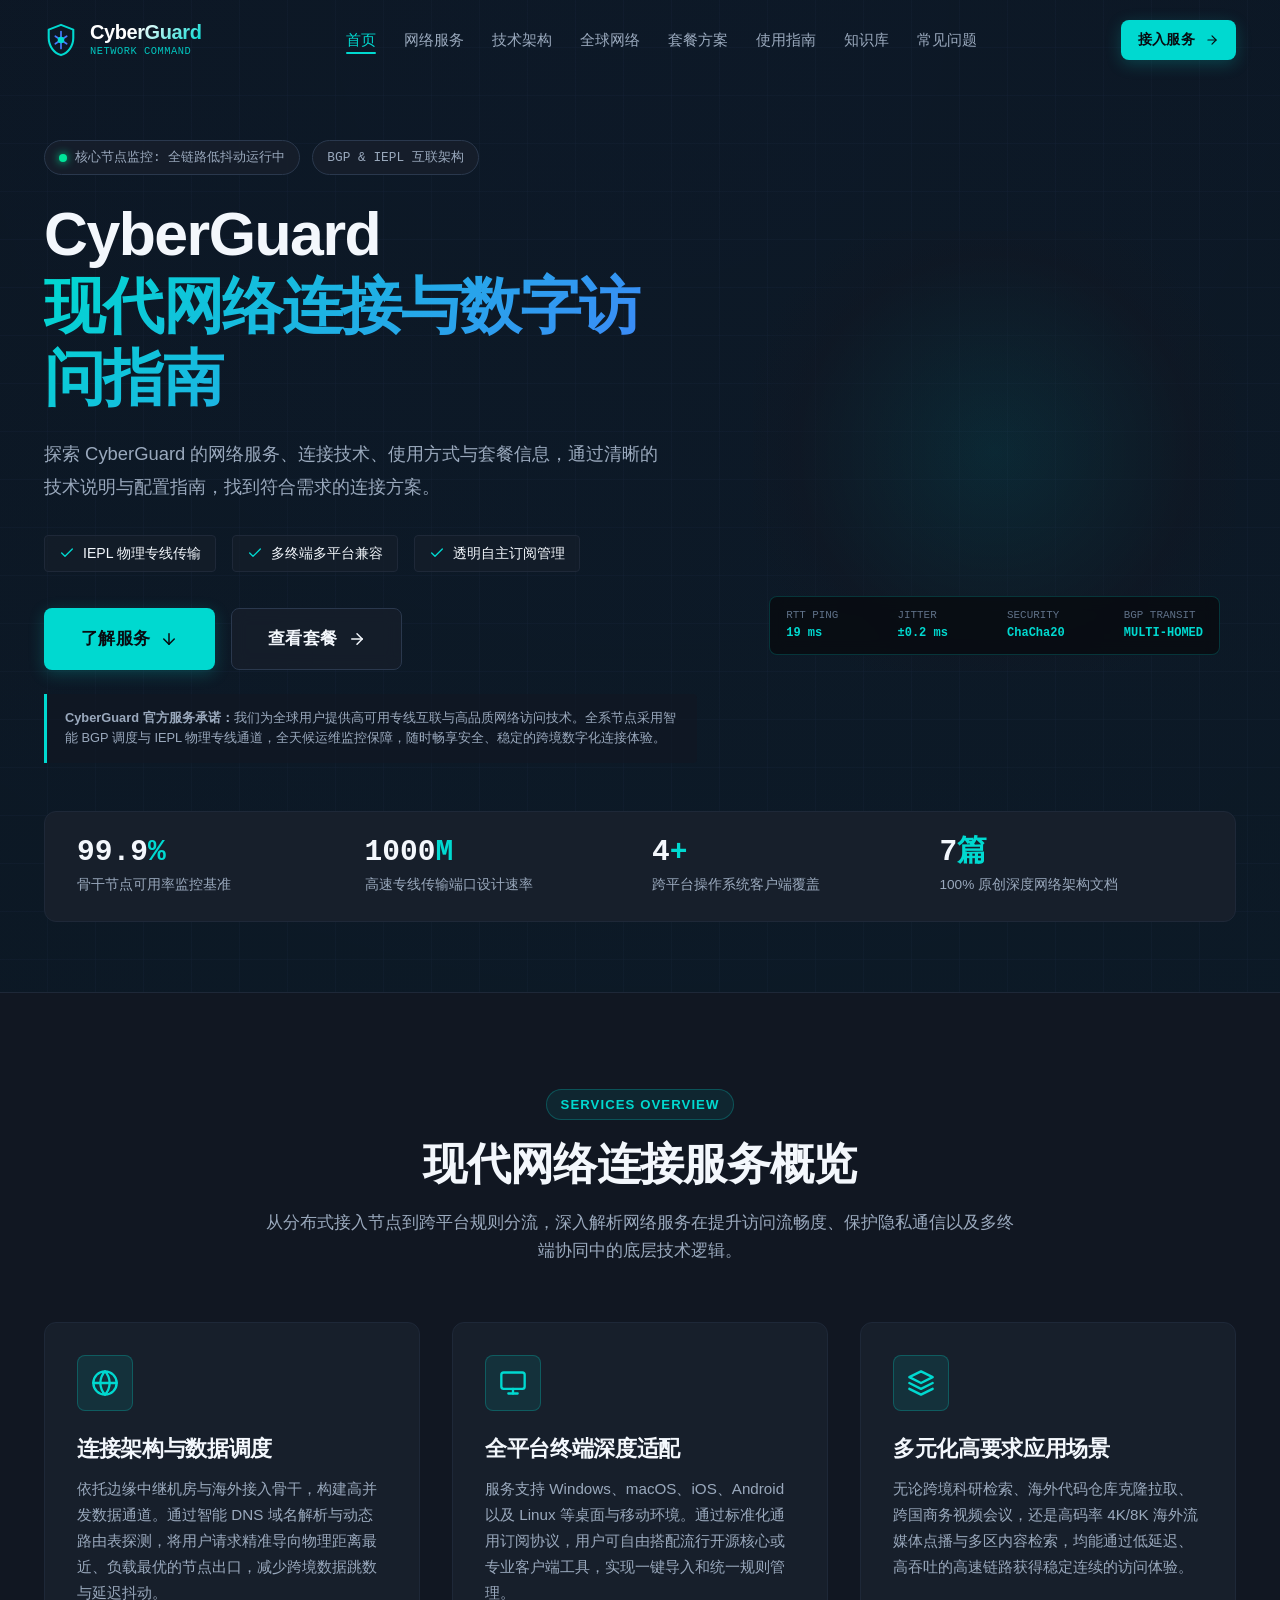
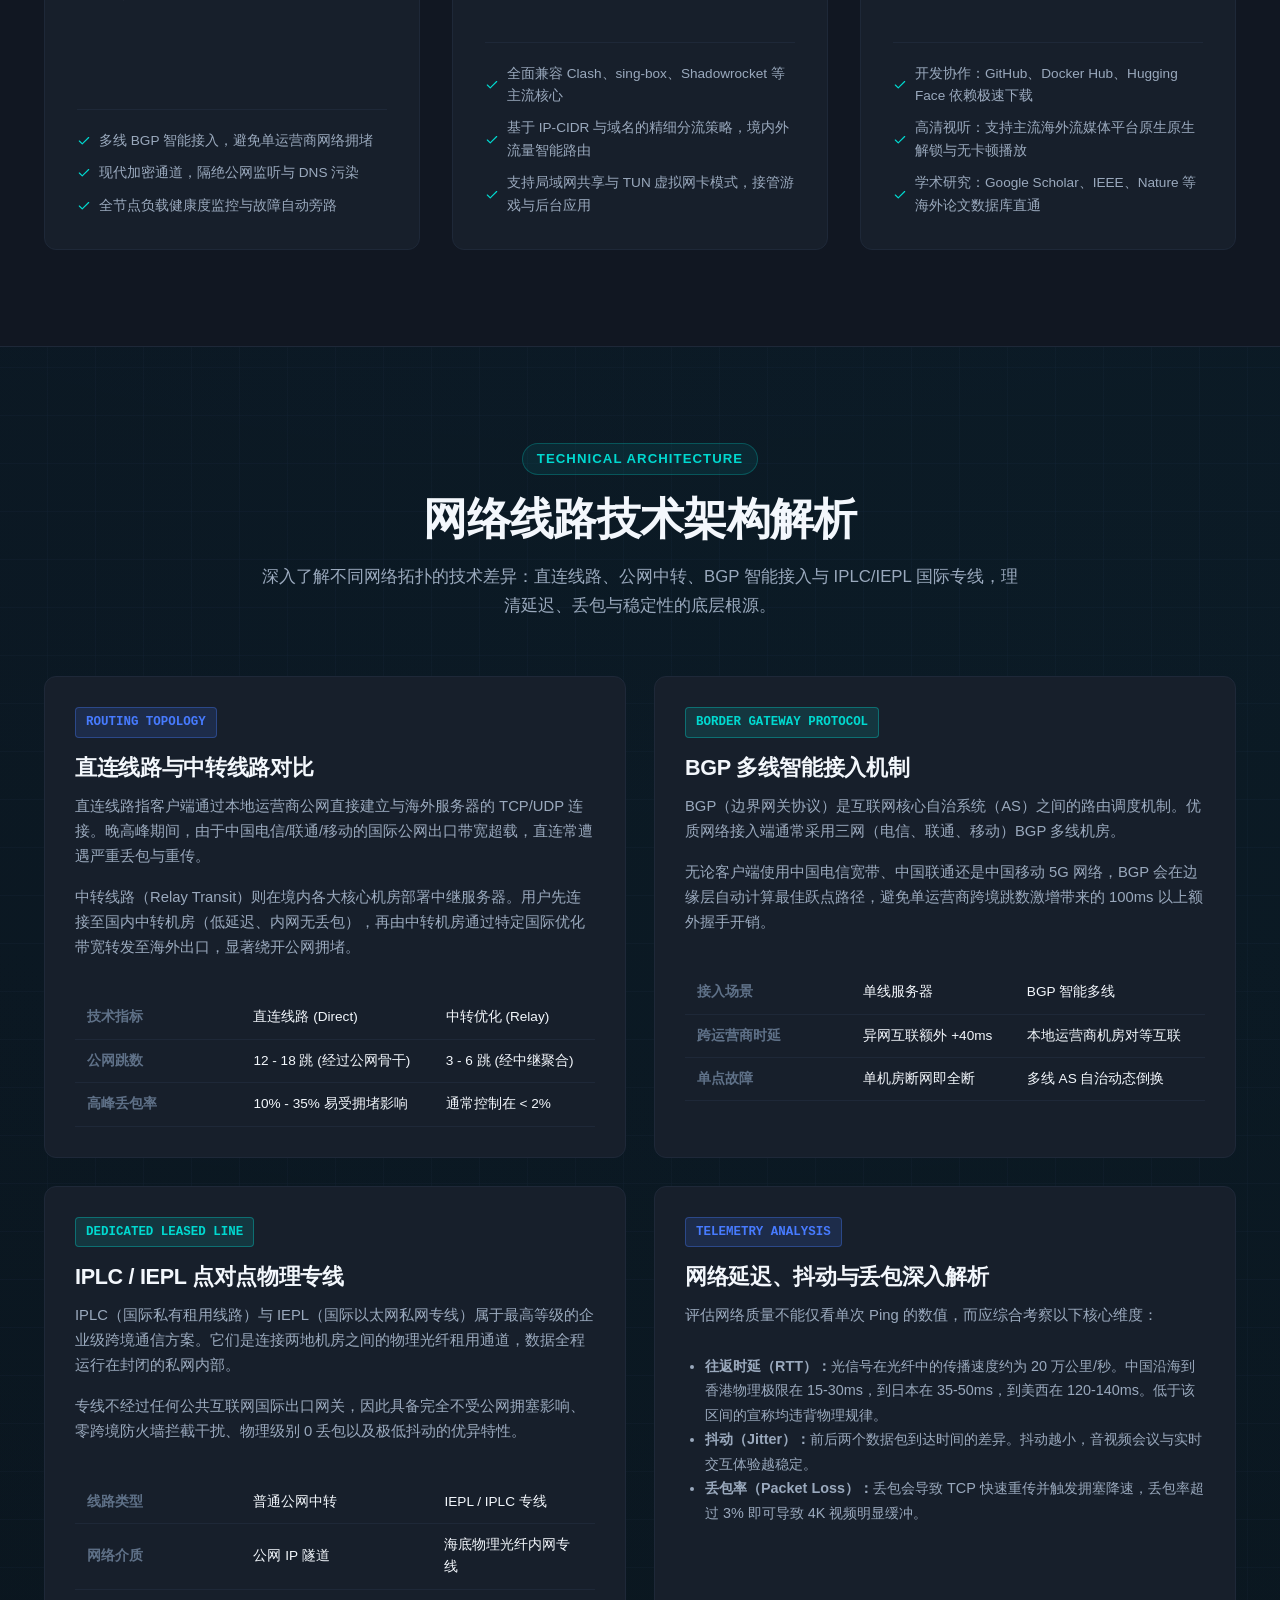
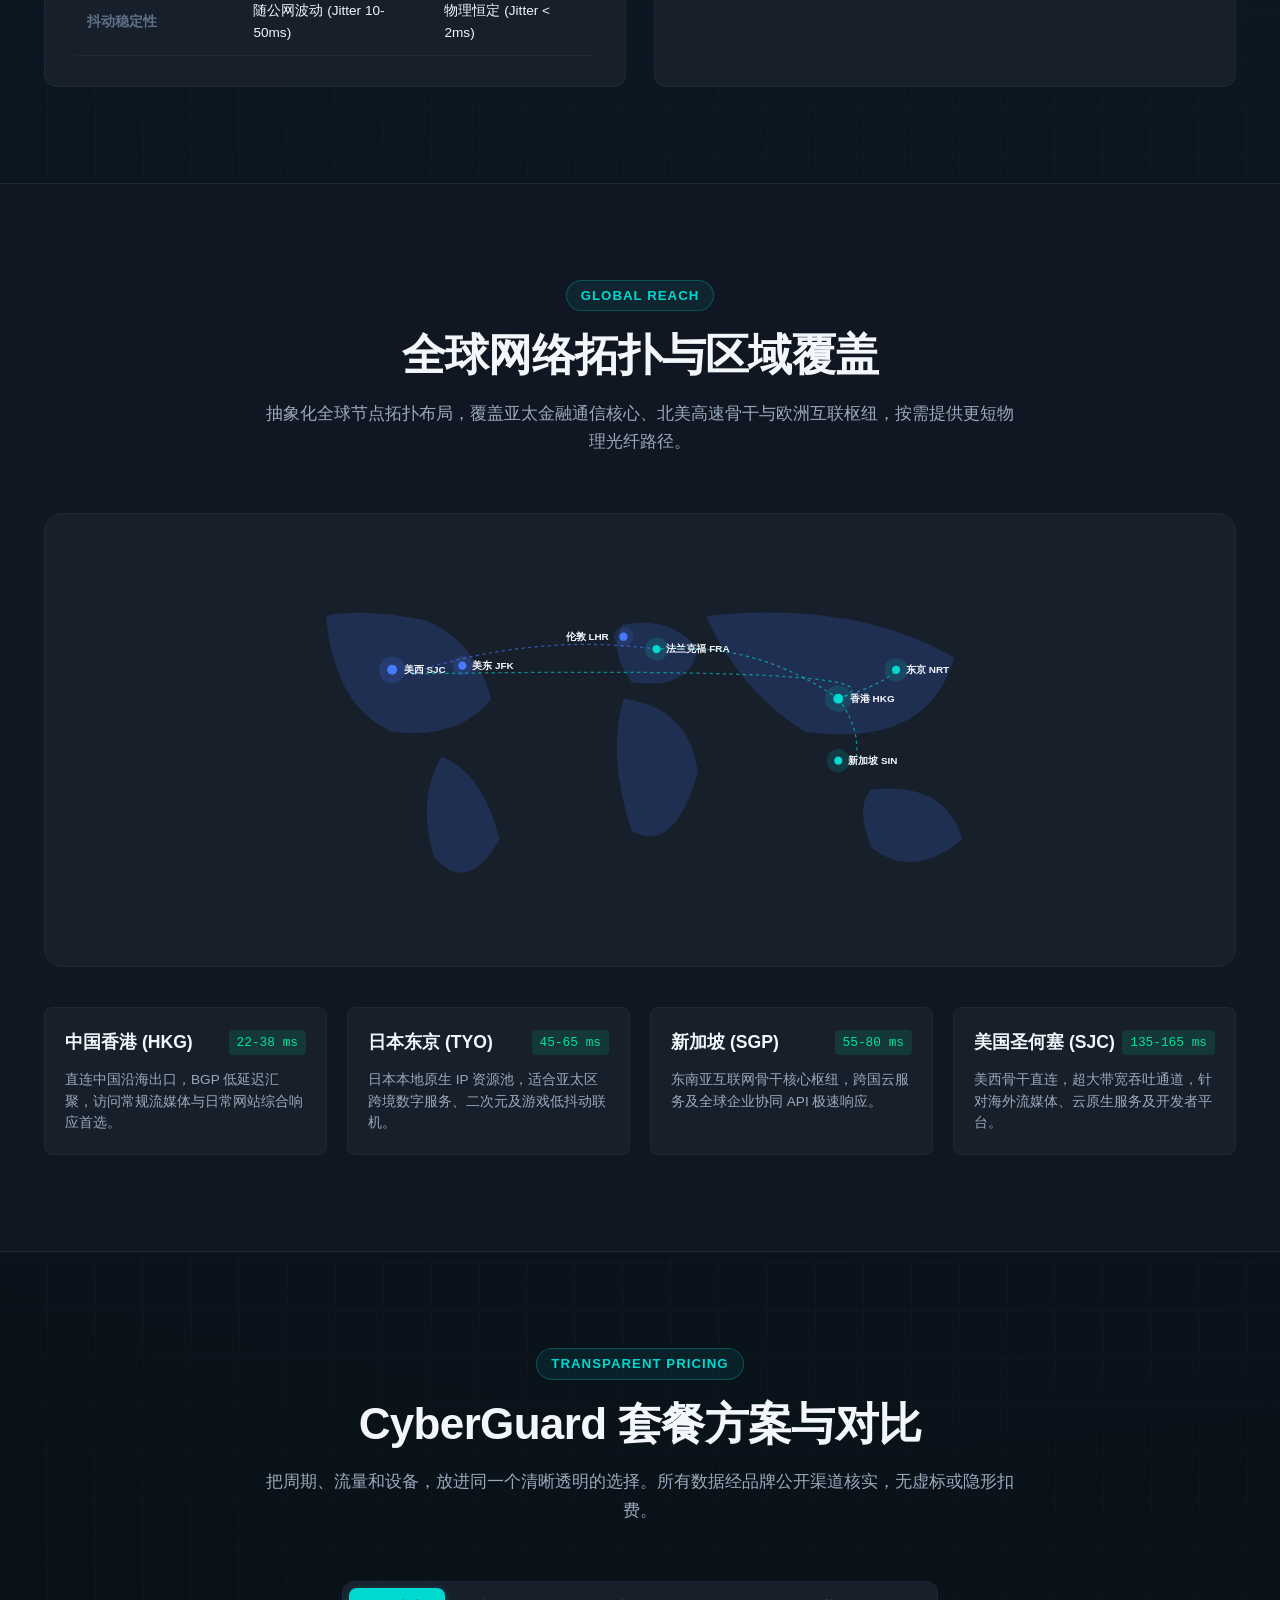
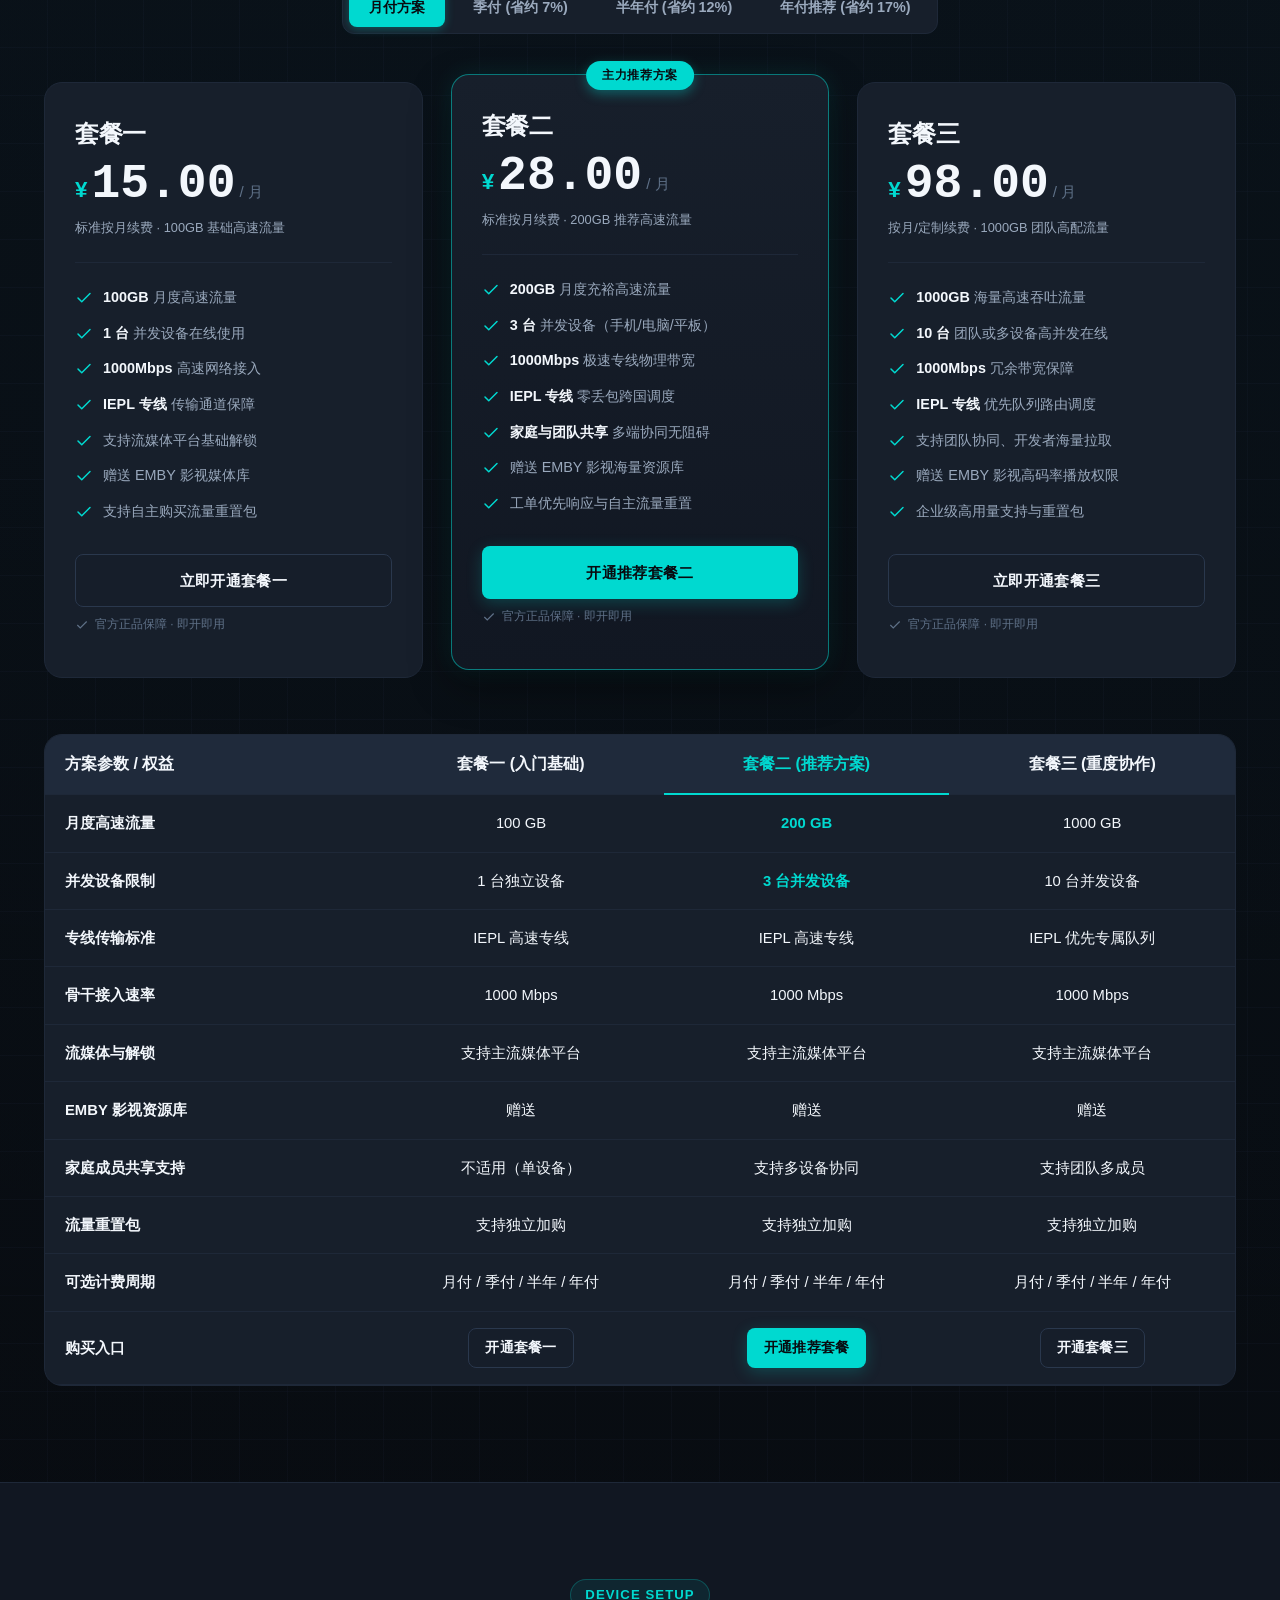
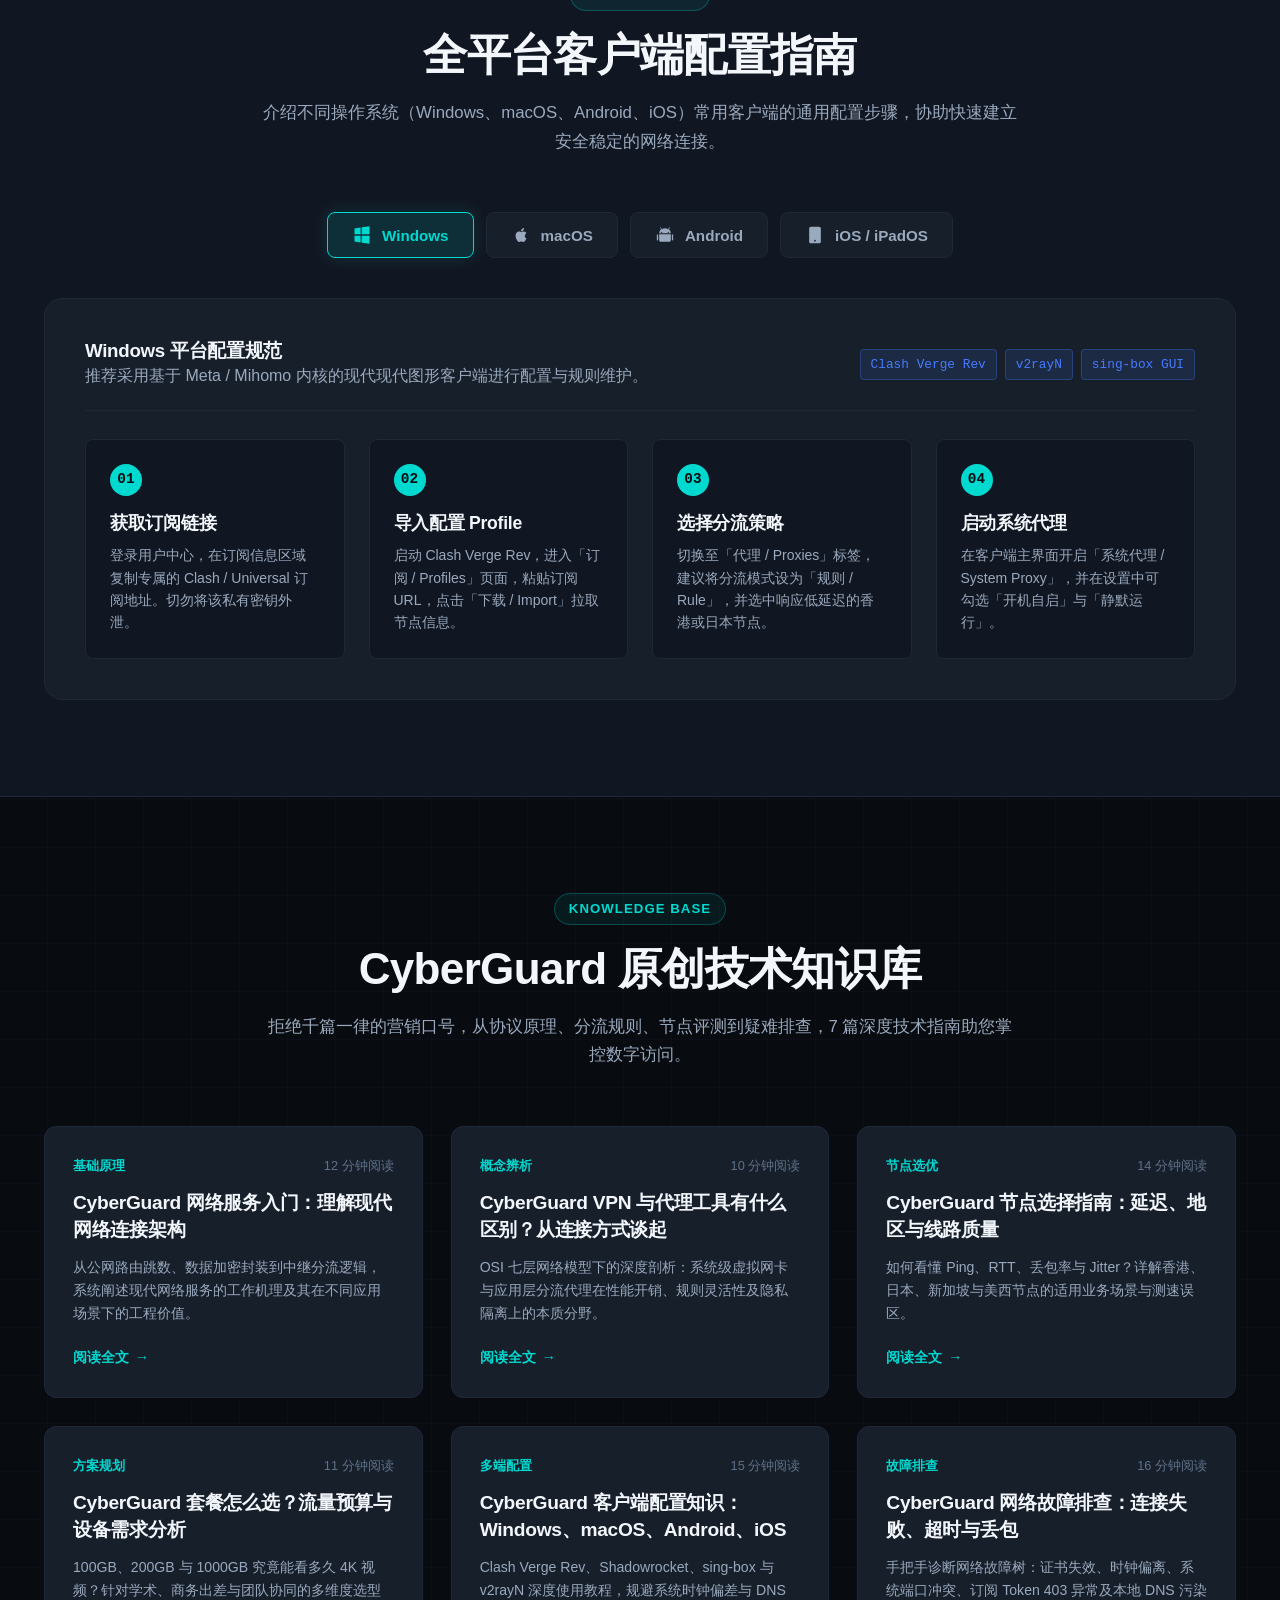
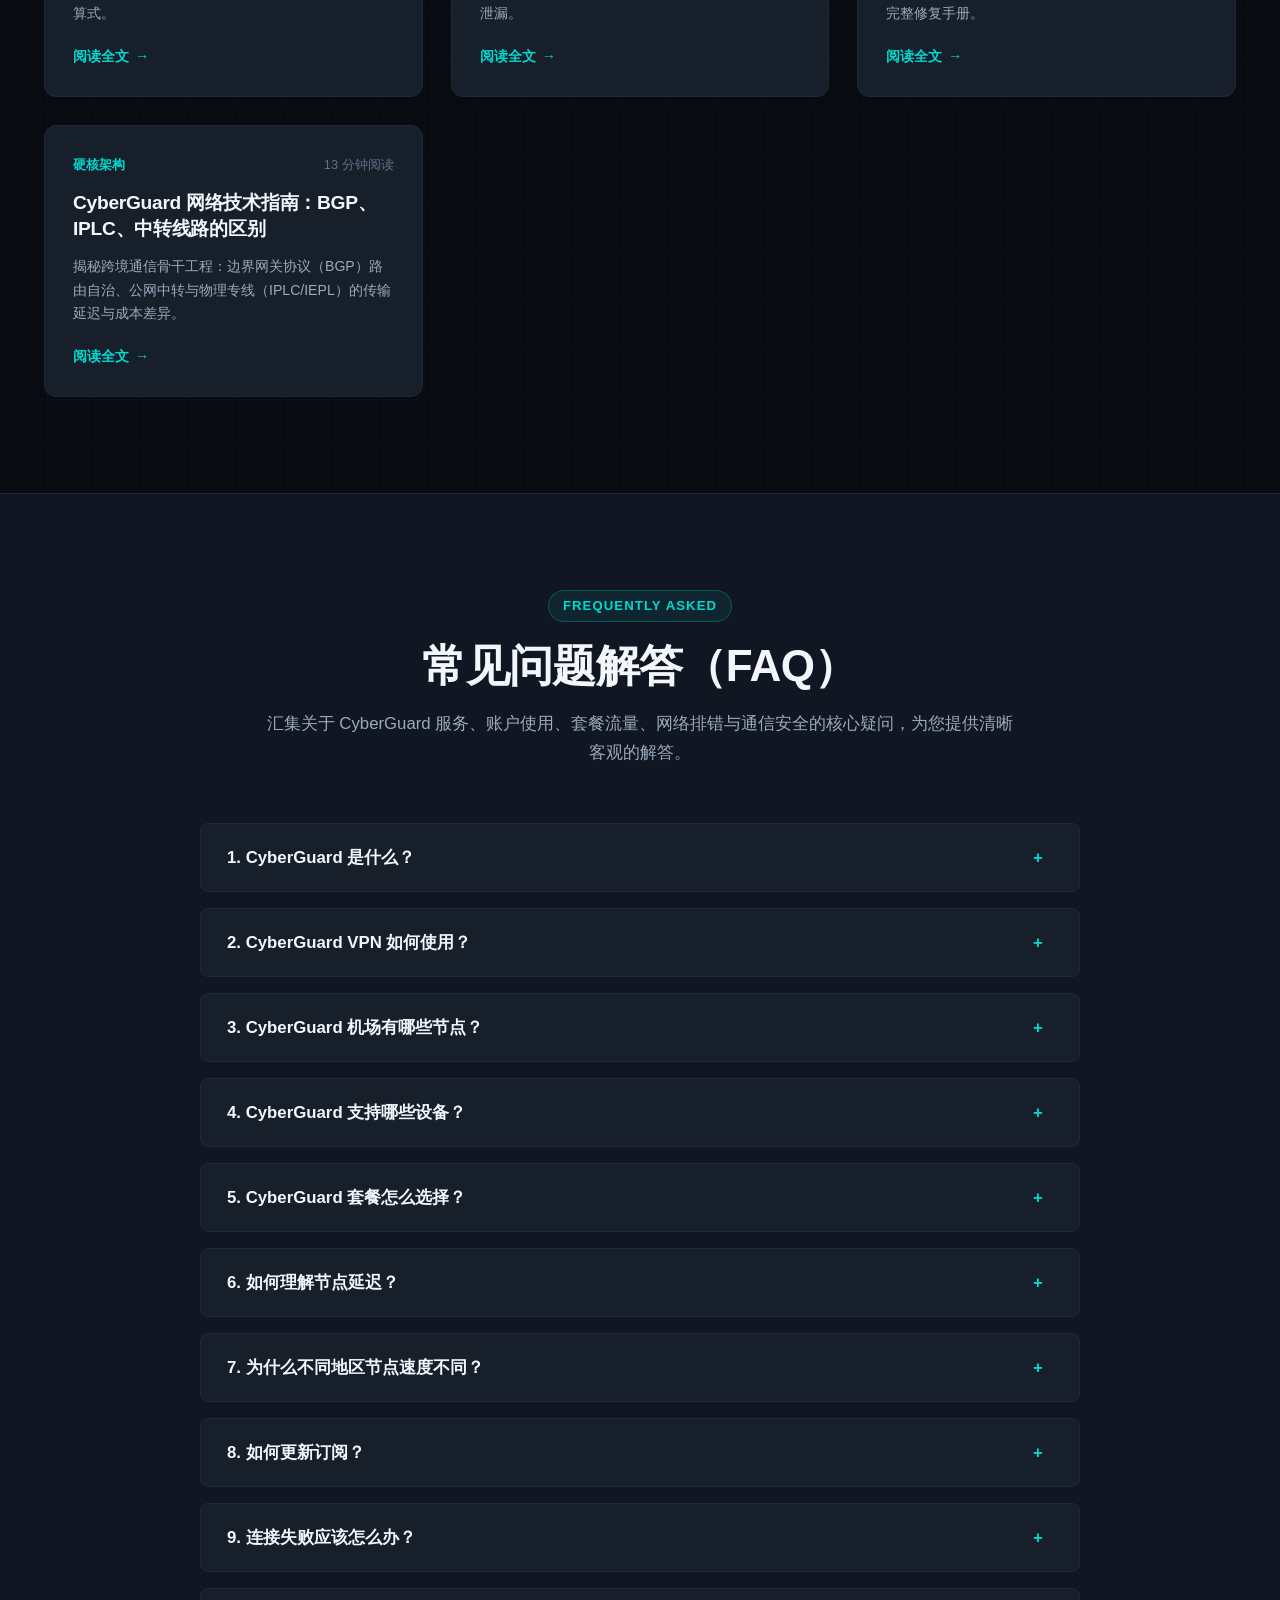
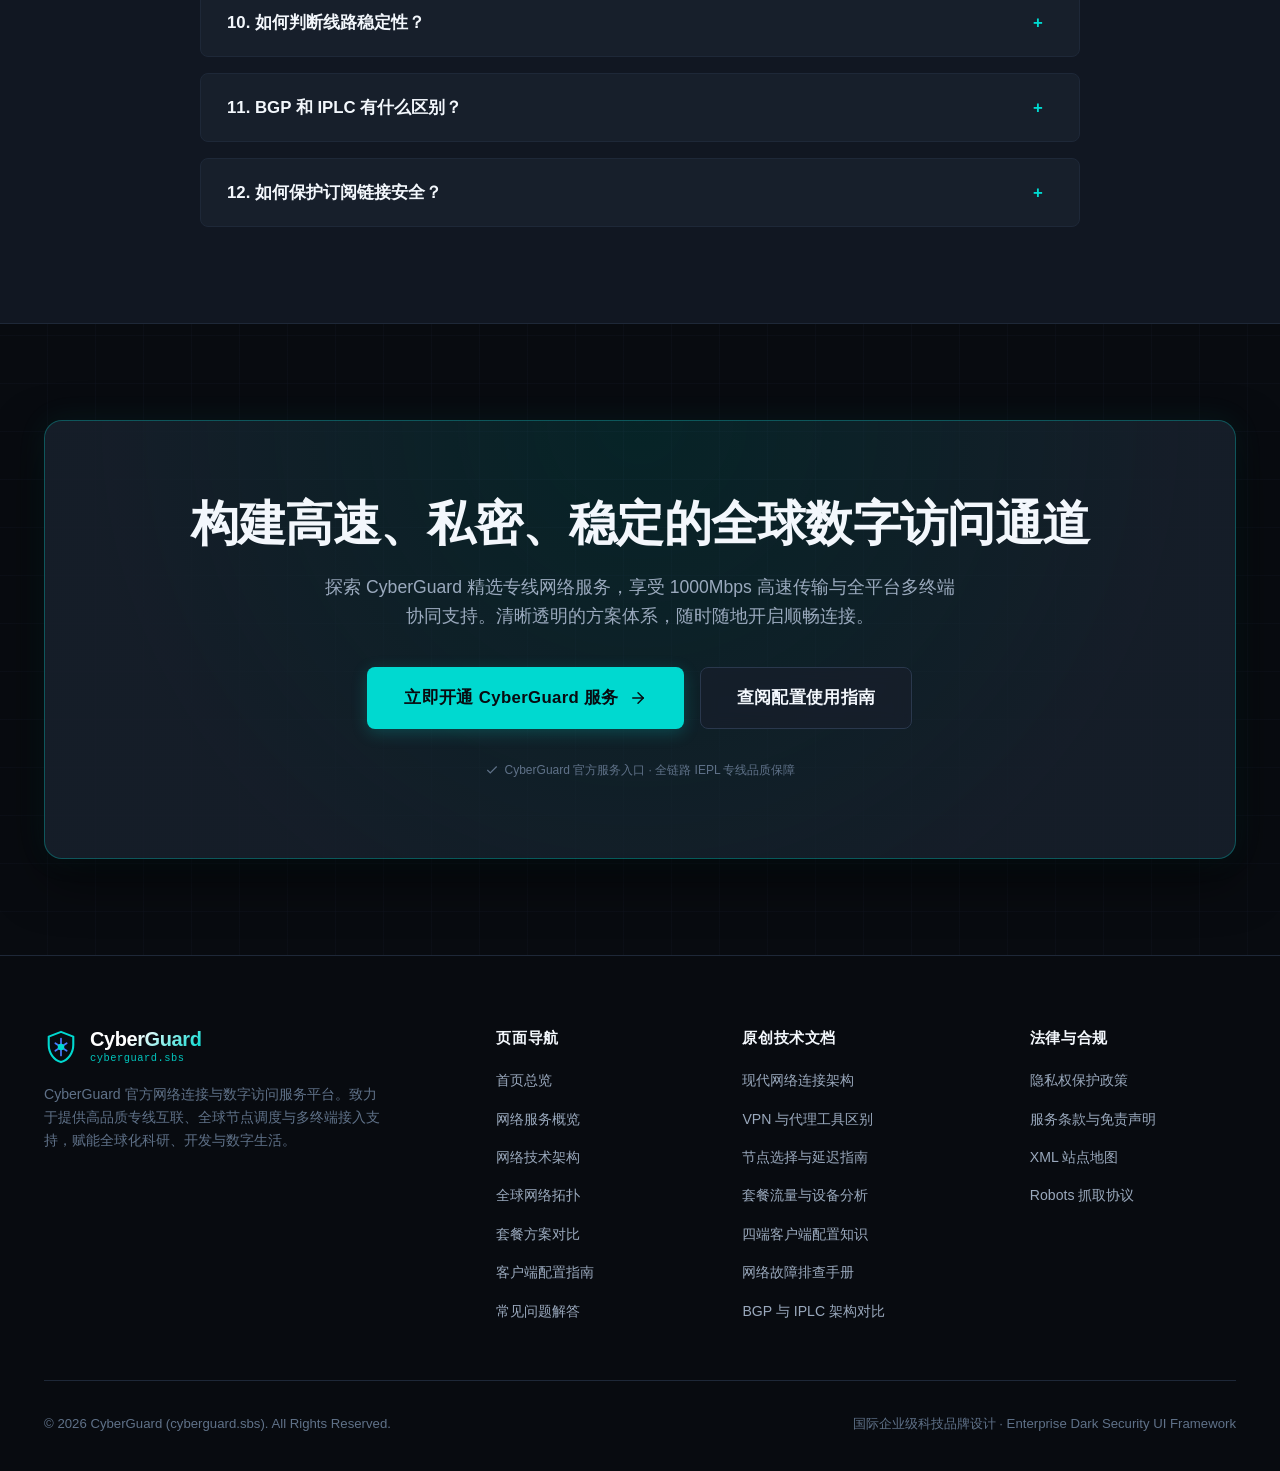
<file: index.html>
<!DOCTYPE html>
<html lang="zh-CN">
<head>
  <meta charset="utf-8">
  <meta name="viewport" content="width=device-width, initial-scale=1.0">
  <title>CyberGuard｜CyberGuard VPN、机场节点与网络服务指南</title>
  <meta name="description" content="了解 CyberGuard 网络服务、CyberGuard VPN、机场节点、套餐方案、连接技术与多设备配置教程，查看常见问题及使用指南。">
  <meta name="keywords" content="CyberGuard, CyberGuard官网, CyberGuard VPN, CyberGuard 机场, CyberGuard 机场官网, CyberGuard 节点, CyberGuard 网络加速, CyberGuard 套餐, CyberGuard VPN 怎么使用, CyberGuard 机场套餐价格, CyberGuard 支持哪些设备, CyberGuard 节点怎么选择, CyberGuard 连接失败怎么办, CyberGuard 订阅怎么导入, CyberGuard Clash 使用教程, CyberGuard 网络线路介绍">
  <link rel="canonical" href="https://cyberguard.sbs/">
  <meta name="robots" content="index, follow, max-image-preview:large, max-snippet:-1, max-video-preview:-1">
  <link rel="icon" type="image/svg+xml" href="favicon.svg">
  <link rel="alternate icon" type="image/x-icon" href="favicon.ico">
  <link rel="apple-touch-icon" href="favicon.png">

  <!-- Open Graph / Facebook -->
  <meta property="og:type" content="website">
  <meta property="og:locale" content="zh_CN">
  <meta property="og:site_name" content="CyberGuard 指南">
  <meta property="og:url" content="https://cyberguard.sbs/">
  <meta property="og:title" content="CyberGuard｜CyberGuard VPN、机场节点与网络服务指南">
  <meta property="og:description" content="了解 CyberGuard 网络服务、CyberGuard VPN、机场节点、套餐方案、连接技术与多设备配置教程，查看常见问题及使用指南。">

  <!-- Twitter Card -->
  <meta name="twitter:card" content="summary_large_image">
  <meta name="twitter:title" content="CyberGuard｜CyberGuard VPN、机场节点与网络服务指南">
  <meta name="twitter:description" content="了解 CyberGuard 网络服务、CyberGuard VPN、机场节点、套餐方案、连接技术与多设备配置教程，查看常见问题及使用指南。">

  <!-- Stylesheets -->
  <link rel="stylesheet" href="css/style.css">

  <!-- Structured Data JSON-LD -->
  <script type="application/ld+json">
  {
    "@context": "https://schema.org",
    "@graph": [
      {
        "@type": "WebSite",
        "@id": "https://cyberguard.sbs/#website",
        "url": "https://cyberguard.sbs/",
        "name": "CyberGuard 网络服务与配置指南",
        "description": "了解 CyberGuard 网络服务、CyberGuard VPN、机场节点、套餐方案、连接技术与多设备配置教程，查看常见问题及使用指南。",
        "inLanguage": "zh-CN"
      },
      {
        "@type": "WebPage",
        "@id": "https://cyberguard.sbs/#webpage",
        "url": "https://cyberguard.sbs/",
        "name": "CyberGuard｜CyberGuard VPN、机场节点与网络服务指南",
        "isPartOf": {
          "@id": "https://cyberguard.sbs/#website"
        },
        "description": "了解 CyberGuard 网络服务、CyberGuard VPN、机场节点、套餐方案、连接技术与多设备配置教程，查看常见问题及使用指南。",
        "inLanguage": "zh-CN"
      },
      {
        "@type": "FAQPage",
        "@id": "https://cyberguard.sbs/#faq",
        "mainEntity": [
          {
            "@type": "Question",
            "name": "CyberGuard 是什么？",
            "acceptedAnswer": {
              "@type": "Answer",
              "text": "CyberGuard 是一项专注于提供稳定、低延迟网络连接体验的技术服务方案，基于智能 BGP 调度和 IEPL 物理专线架构，帮助用户实现顺畅的跨境数据访问与分布式网络互联。"
            }
          },
          {
            "@type": "Question",
            "name": "CyberGuard VPN 如何使用？",
            "acceptedAnswer": {
              "@type": "Answer",
              "text": "首先在对应系统上安装兼容的客户端软件（如 Windows/macOS 上的 Clash Verge Rev，iOS 上的 Shadowrocket，Android 上的 sing-box 等），接着复制 CyberGuard 订阅链接导入客户端，完成节点加载后选择就近线路并启动代理服务即可。"
            }
          },
          {
            "@type": "Question",
            "name": "CyberGuard 机场有哪些节点？",
            "acceptedAnswer": {
              "@type": "Answer",
              "text": "CyberGuard 节点主要覆盖亚太核心区域（中国香港、日本东京、新加坡、中国台湾）以及欧美骨干节点（美西圣何塞、美东纽约、英国伦敦、德国法兰克福），各节点根据实时网络拥塞与 BGP 路由动态调整。"
            }
          },
          {
            "@type": "Question",
            "name": "CyberGuard 支持哪些设备？",
            "acceptedAnswer": {
              "@type": "Answer",
              "text": "支持包含 Windows 10/11、macOS、iOS (iPhone/iPad)、Android 手机平板以及 Linux 终端。不同操作系统均可通过标准化代理协议客户端导入通用订阅。"
            }
          },
          {
            "@type": "Question",
            "name": "CyberGuard 套餐怎么选择？",
            "acceptedAnswer": {
              "@type": "Answer",
              "text": "轻度网页查阅与学术检索建议选择 100GB/月基础套餐；日常需要 4K 流媒体播放、多设备同步或家庭协同推荐 200GB/月套餐（支持 3 台并发）；团队或大流量下载场景推荐 1000GB/月高配套餐。"
            }
          },
          {
            "@type": "Question",
            "name": "如何理解节点延迟？",
            "acceptedAnswer": {
              "@type": "Answer",
              "text": "节点延迟（RTT）是指数据包从本地设备经专线到达目标节点并返回所需的往返毫秒数。地理距离越短、中转跳数越少、专线抖动越低，延迟表现越好。通常亚太节点延迟在 30-80ms，欧美节点在 130-200ms 属于正常物理范围。"
            }
          },
          {
            "@type": "Question",
            "name": "为什么不同地区节点速度不同？",
            "acceptedAnswer": {
              "@type": "Answer",
              "text": "不同节点受到跨境海底光缆距离、国际出口互联带宽、节点服务器硬件负荷以及目标网站本地 CDN 分布等多重因素影响。访问亚太内容选香港/日本更优，访问美国特定云服务器则美西节点更佳。"
            }
          },
          {
            "@type": "Question",
            "name": "如何更新订阅？",
            "acceptedAnswer": {
              "@type": "Answer",
              "text": "打开所使用的客户端配置界面，找到 CyberGuard 订阅配置项，点击「更新订阅」或右键选择「刷新」。客户端将通过加密 API 重新拉取最新节点列表、可用端口与加密证书。"
            }
          },
          {
            "@type": "Question",
            "name": "连接失败应该怎么办？",
            "acceptedAnswer": {
              "@type": "Answer",
              "text": "请依次执行四步排查：1. 确认本地系统时间是否精确同步（时钟偏差超 60 秒会导致握手失效）；2. 检查订阅流量是否耗尽或过期；3. 刷新订阅以获取最新服务器 IP；4. 更换连接模式（如由 Rule 切换为 Global 测试），或重启本地客户端。"
            }
          },
          {
            "@type": "Question",
            "name": "如何判断线路稳定性？",
            "acceptedAnswer": {
              "@type": "Answer",
              "text": "稳定性主要通过三个指标衡量：持续丢包率（Packet Loss 应小于 0.5%）、网络抖动（Jitter 应保持在 5ms 以内）以及高峰期长时间持续吞吐能力。专线网络因不走公网国际出口，稳定性显著优于普通直连公网线路。"
            }
          },
          {
            "@type": "Question",
            "name": "BGP 和 IPLC 有什么区别？",
            "acceptedAnswer": {
              "@type": "Answer",
              "text": "BGP（边界网关协议）主要解决国内电信/联通/移动三大运营商多线接入的最优路由选择；而 IPLC/IEPL（国际私有租用线路）是两地机房之间的物理点对点内网光纤，不经过公网网关审查，具备零审查干扰与极低抖动特性。"
            }
          },
          {
            "@type": "Question",
            "name": "如何保护订阅链接安全？",
            "acceptedAnswer": {
              "@type": "Answer",
              "text": "订阅链接包含您的专属密钥凭据，严禁截图上传至公开论坛、社交媒体或发送给他人。一旦怀疑泄露，应第一时间登录 CyberGuard 仪表板重置订阅 Token，原链接将立即作废。"
            }
          }
        ]
      }
    ]
  }
  </script>
</head>
<body>

  <!-- Accessibility Skip Navigation -->
  <a href="#main-content" class="skip-link">跳到主要内容</a>

  <!-- Header -->
  <header class="site-header" id="header">
    <div class="container header-inner">
      <a href="#hero" class="brand-logo" aria-label="CyberGuard 首页">
        <div class="brand-shield" aria-hidden="true">
          <svg viewBox="0 0 36 36" fill="none" xmlns="http://www.w3.org/2000/svg">
            <path d="M18 2L5 7V16C5 24.5 10.5 31.8 18 34C25.5 31.8 31 24.5 31 16V7L18 2Z" stroke="#00D9D0" stroke-width="2.2" stroke-linecap="round" stroke-linejoin="round"/>
            <path d="M18 9V27M12 14L24 22M12 22L24 14" stroke="#477BFF" stroke-width="1.8" stroke-linecap="round"/>
            <circle cx="18" cy="18" r="3.5" fill="#00D9D0"/>
          </svg>
        </div>
        <div class="brand-name">
          <span>CyberGuard</span>
          <span class="brand-badge">NETWORK COMMAND</span>
        </div>
      </a>

      <!-- Desktop Navigation -->
      <nav aria-label="主导航">
        <ul class="nav-menu">
          <li><a href="#hero" class="nav-link active">首页</a></li>
          <li><a href="#services" class="nav-link">网络服务</a></li>
          <li><a href="#architecture" class="nav-link">技术架构</a></li>
          <li><a href="#global" class="nav-link">全球网络</a></li>
          <li><a href="#pricing" class="nav-link">套餐方案</a></li>
          <li><a href="#guide" class="nav-link">使用指南</a></li>
          <li><a href="#articles" class="nav-link">知识库</a></li>
          <li><a href="#faq" class="nav-link">常见问题</a></li>
        </ul>
      </nav>

      <!-- Header Action -->
      <div class="header-actions">
        <a href="https://varnexa.lingdongaff.com/#/?code=HHoxxHGa" target="_blank" rel="sponsored noopener noreferrer" class="btn btn-primary btn-sm">
          <span>接入服务</span>
          <svg width="14" height="14" viewBox="0 0 24 24" fill="none" stroke="currentColor" stroke-width="2" stroke-linecap="round" stroke-linejoin="round" aria-hidden="true"><line x1="5" y1="12" x2="19" y2="12"></line><polyline points="12 5 19 12 12 19"></polyline></svg>
        </a>

        <!-- Mobile Drawer Toggle -->
        <button class="mobile-toggle" aria-label="切换移动端菜单" aria-expanded="false">
          <span></span>
          <span></span>
          <span></span>
        </button>
      </div>
    </div>
  </header>

  <!-- Mobile Drawer -->
  <div class="mobile-drawer" id="mobile-drawer">
    <ul class="mobile-nav-list">
      <li><a href="#hero" class="mobile-nav-link">首页</a></li>
      <li><a href="#services" class="mobile-nav-link">网络服务概览</a></li>
      <li><a href="#architecture" class="mobile-nav-link">技术架构解析</a></li>
      <li><a href="#global" class="mobile-nav-link">全球网络拓扑</a></li>
      <li><a href="#pricing" class="mobile-nav-link">套餐方案对比</a></li>
      <li><a href="#guide" class="mobile-nav-link">客户端配置指南</a></li>
      <li><a href="#articles" class="mobile-nav-link">知识库技术文章</a></li>
      <li><a href="#faq" class="mobile-nav-link">常见问题解答</a></li>
    </ul>
    <div>
      <a href="https://varnexa.lingdongaff.com/#/?code=HHoxxHGa" target="_blank" rel="sponsored noopener noreferrer" class="btn btn-primary" style="width: 100%;">
        立即接入 CyberGuard 服务
      </a>
      <p class="sponsored-badge" style="justify-content: center; margin-top: 10px;">
        <svg viewBox="0 0 24 24" fill="none" stroke="currentColor" stroke-width="2"><circle cx="12" cy="12" r="10"></circle><polyline points="12 6 12 12 16 14"></polyline></svg>
        CyberGuard 官方网络服务 · 安全高速互联
      </p>
    </div>
  </div>

  <main id="main-content">
    <!-- ==========================================================================
         Section 01: Hero
         ========================================================================== -->
    <section class="section hero-section" id="hero">
      <div class="container">
        <div class="hero-grid">
          <!-- Hero Left Column -->
          <div class="hero-content">
            <div class="hero-badge-row">
              <div class="status-pill">
                <span class="status-dot"></span>
                <span>核心节点监控: 全链路低抖动运行中</span>
              </div>
              <div class="status-pill">
                <span>BGP &amp; IEPL 互联架构</span>
              </div>
            </div>

            <h1 class="hero-title">
              CyberGuard<br>
              <span class="hero-title-highlight">现代网络连接与数字访问指南</span>
            </h1>

            <p class="hero-lead">
              探索 CyberGuard 的网络服务、连接技术、使用方式与套餐信息，通过清晰的技术说明与配置指南，找到符合需求的连接方案。
            </p>

            <div class="hero-features-list">
              <div class="feature-tag">
                <svg viewBox="0 0 24 24" fill="none" stroke="currentColor" stroke-width="2" stroke-linecap="round" stroke-linejoin="round" aria-hidden="true"><polyline points="20 6 9 17 4 12"></polyline></svg>
                <span>IEPL 物理专线传输</span>
              </div>
              <div class="feature-tag">
                <svg viewBox="0 0 24 24" fill="none" stroke="currentColor" stroke-width="2" stroke-linecap="round" stroke-linejoin="round" aria-hidden="true"><polyline points="20 6 9 17 4 12"></polyline></svg>
                <span>多终端多平台兼容</span>
              </div>
              <div class="feature-tag">
                <svg viewBox="0 0 24 24" fill="none" stroke="currentColor" stroke-width="2" stroke-linecap="round" stroke-linejoin="round" aria-hidden="true"><polyline points="20 6 9 17 4 12"></polyline></svg>
                <span>透明自主订阅管理</span>
              </div>
            </div>

            <div class="hero-cta-group">
              <a href="#services" class="btn btn-primary btn-lg">
                <span>了解服务</span>
                <svg width="18" height="18" viewBox="0 0 24 24" fill="none" stroke="currentColor" stroke-width="2" stroke-linecap="round" stroke-linejoin="round" aria-hidden="true"><line x1="12" y1="5" x2="12" y2="19"></line><polyline points="19 12 12 19 5 12"></polyline></svg>
              </a>
              <a href="#pricing" class="btn btn-secondary btn-lg">
                <span>查看套餐</span>
                <svg width="18" height="18" viewBox="0 0 24 24" fill="none" stroke="currentColor" stroke-width="2" stroke-linecap="round" stroke-linejoin="round" aria-hidden="true"><line x1="5" y1="12" x2="19" y2="12"></line><polyline points="12 5 19 12 12 19"></polyline></svg>
              </a>
            </div>

            <div class="hero-disclaimer-box">
              <p>
                <strong>CyberGuard 官方服务承诺：</strong>我们为全球用户提供高可用专线互联与高品质网络访问技术。全系节点采用智能 BGP 调度与 IEPL 物理专线通道，全天候运维监控保障，随时畅享安全、稳定的跨境数字化连接体验。
              </p>
            </div>
          </div>

          <!-- Hero Right Column: 3D Core Canvas -->
          <div class="hero-visual" aria-label="CyberGuard 3D 核心网络抽象可视化模型">
            <div class="core-canvas-container corner-accent">
              <canvas id="cyber-core-canvas"></canvas>
              <!-- HUD Telemetry Display -->
              <div class="hud-telemetry" aria-hidden="true">
                <div class="hud-item">
                  <span class="hud-label">RTT PING</span>
                  <span class="hud-val" id="hud-ping-val">18 ms</span>
                </div>
                <div class="hud-item">
                  <span class="hud-label">JITTER</span>
                  <span class="hud-val" id="hud-jitter-val">±0.8 ms</span>
                </div>
                <div class="hud-item">
                  <span class="hud-label">SECURITY</span>
                  <span class="hud-val">ChaCha20</span>
                </div>
                <div class="hud-item">
                  <span class="hud-label">BGP TRANSIT</span>
                  <span class="hud-val">MULTI-HOMED</span>
                </div>
              </div>
            </div>
          </div>
        </div>

        <!-- Hero Stats Bar -->
        <div class="hero-stats-bar">
          <div class="stat-item">
            <div class="stat-number">99.9<span>%</span></div>
            <div class="stat-desc">骨干节点可用率监控基准</div>
          </div>
          <div class="stat-item">
            <div class="stat-number">1000<span>M</span></div>
            <div class="stat-desc">高速专线传输端口设计速率</div>
          </div>
          <div class="stat-item">
            <div class="stat-number">4<span>+</span></div>
            <div class="stat-desc">跨平台操作系统客户端覆盖</div>
          </div>
          <div class="stat-item">
            <div class="stat-number">7<span>篇</span></div>
            <div class="stat-desc">100% 原创深度网络架构文档</div>
          </div>
        </div>
      </div>
    </section>

    <!-- ==========================================================================
         Section 02: Network Overview
         ========================================================================== -->
    <section class="section section-alt" id="services">
      <div class="container">
        <div class="section-header">
          <span class="section-tag">SERVICES OVERVIEW</span>
          <h2 class="section-title">现代网络连接服务概览</h2>
          <p class="section-desc">
            从分布式接入节点到跨平台规则分流，深入解析网络服务在提升访问流畅度、保护隐私通信以及多终端协同中的底层技术逻辑。
          </p>
        </div>

        <div class="overview-grid">
          <!-- Column 1: 连接架构 -->
          <article class="cyber-card overview-card">
            <div class="overview-icon-box" aria-hidden="true">
              <svg viewBox="0 0 24 24" fill="none" stroke="currentColor" stroke-width="2" stroke-linecap="round" stroke-linejoin="round"><circle cx="12" cy="12" r="10"></circle><line x1="2" y1="12" x2="22" y2="12"></line><path d="M12 2a15.3 15.3 0 0 1 4 10 15.3 15.3 0 0 1-4 10 15.3 15.3 0 0 1-4-10 15.3 15.3 0 0 1 4-10z"></path></svg>
            </div>
            <h3>连接架构与数据调度</h3>
            <p>
              依托边缘中继机房与海外接入骨干，构建高并发数据通道。通过智能 DNS 域名解析与动态路由表探测，将用户请求精准导向物理距离最近、负载最优的节点出口，减少跨境数据跳数与延迟抖动。
            </p>
            <ul class="overview-sublist">
              <li>
                <svg viewBox="0 0 24 24" fill="none" stroke="currentColor" stroke-width="2" stroke-linecap="round" stroke-linejoin="round"><polyline points="20 6 9 17 4 12"></polyline></svg>
                <span>多线 BGP 智能接入，避免单运营商网络拥堵</span>
              </li>
              <li>
                <svg viewBox="0 0 24 24" fill="none" stroke="currentColor" stroke-width="2" stroke-linecap="round" stroke-linejoin="round"><polyline points="20 6 9 17 4 12"></polyline></svg>
                <span>现代加密通道，隔绝公网监听与 DNS 污染</span>
              </li>
              <li>
                <svg viewBox="0 0 24 24" fill="none" stroke="currentColor" stroke-width="2" stroke-linecap="round" stroke-linejoin="round"><polyline points="20 6 9 17 4 12"></polyline></svg>
                <span>全节点负载健康度监控与故障自动旁路</span>
              </li>
            </ul>
          </article>

          <!-- Column 2: 设备兼容性 -->
          <article class="cyber-card overview-card">
            <div class="overview-icon-box" aria-hidden="true">
              <svg viewBox="0 0 24 24" fill="none" stroke="currentColor" stroke-width="2" stroke-linecap="round" stroke-linejoin="round"><rect x="2" y="3" width="20" height="14" rx="2" ry="2"></rect><line x1="8" y1="21" x2="16" y2="21"></line><line x1="12" y1="17" x2="12" y2="21"></line></svg>
            </div>
            <h3>全平台终端深度适配</h3>
            <p>
              服务支持 Windows、macOS、iOS、Android 以及 Linux 等桌面与移动环境。通过标准化通用订阅协议，用户可自由搭配流行开源核心或专业客户端工具，实现一键导入和统一规则管理。
            </p>
            <ul class="overview-sublist">
              <li>
                <svg viewBox="0 0 24 24" fill="none" stroke="currentColor" stroke-width="2" stroke-linecap="round" stroke-linejoin="round"><polyline points="20 6 9 17 4 12"></polyline></svg>
                <span>全面兼容 Clash、sing-box、Shadowrocket 等主流核心</span>
              </li>
              <li>
                <svg viewBox="0 0 24 24" fill="none" stroke="currentColor" stroke-width="2" stroke-linecap="round" stroke-linejoin="round"><polyline points="20 6 9 17 4 12"></polyline></svg>
                <span>基于 IP-CIDR 与域名的精细分流策略，境内外流量智能路由</span>
              </li>
              <li>
                <svg viewBox="0 0 24 24" fill="none" stroke="currentColor" stroke-width="2" stroke-linecap="round" stroke-linejoin="round"><polyline points="20 6 9 17 4 12"></polyline></svg>
                <span>支持局域网共享与 TUN 虚拟网卡模式，接管游戏与后台应用</span>
              </li>
            </ul>
          </article>

          <!-- Column 3: 使用场景 -->
          <article class="cyber-card overview-card">
            <div class="overview-icon-box" aria-hidden="true">
              <svg viewBox="0 0 24 24" fill="none" stroke="currentColor" stroke-width="2" stroke-linecap="round" stroke-linejoin="round"><polygon points="12 2 2 7 12 12 22 7 12 2"></polygon><polyline points="2 17 12 22 22 17"></polyline><polyline points="2 12 12 17 22 12"></polyline></svg>
            </div>
            <h3>多元化高要求应用场景</h3>
            <p>
              无论跨境科研检索、海外代码仓库克隆拉取、跨国商务视频会议，还是高码率 4K/8K 海外流媒体点播与多区内容检索，均能通过低延迟、高吞吐的高速链路获得稳定连续的访问体验。
            </p>
            <ul class="overview-sublist">
              <li>
                <svg viewBox="0 0 24 24" fill="none" stroke="currentColor" stroke-width="2" stroke-linecap="round" stroke-linejoin="round"><polyline points="20 6 9 17 4 12"></polyline></svg>
                <span>开发协作：GitHub、Docker Hub、Hugging Face 依赖极速下载</span>
              </li>
              <li>
                <svg viewBox="0 0 24 24" fill="none" stroke="currentColor" stroke-width="2" stroke-linecap="round" stroke-linejoin="round"><polyline points="20 6 9 17 4 12"></polyline></svg>
                <span>高清视听：支持主流海外流媒体平台原生原生解锁与无卡顿播放</span>
              </li>
              <li>
                <svg viewBox="0 0 24 24" fill="none" stroke="currentColor" stroke-width="2" stroke-linecap="round" stroke-linejoin="round"><polyline points="20 6 9 17 4 12"></polyline></svg>
                <span>学术研究：Google Scholar、IEEE、Nature 等海外论文数据库直通</span>
              </li>
            </ul>
          </article>
        </div>
      </div>
    </section>

    <!-- ==========================================================================
         Section 03: Network Architecture
         ========================================================================== -->
    <section class="section" id="architecture">
      <div class="container">
        <div class="section-header">
          <span class="section-tag">TECHNICAL ARCHITECTURE</span>
          <h2 class="section-title">网络线路技术架构解析</h2>
          <p class="section-desc">
            深入了解不同网络拓扑的技术差异：直连线路、公网中转、BGP 智能接入与 IPLC/IEPL 国际专线，理清延迟、丢包与稳定性的底层根源。
          </p>
        </div>

        <div class="arch-grid">
          <!-- Architecture Card 1: 直连线路 vs 中转线路 -->
          <article class="arch-card">
            <span class="arch-badge">ROUTING TOPOLOGY</span>
            <h3>直连线路与中转线路对比</h3>
            <p>
              直连线路指客户端通过本地运营商公网直接建立与海外服务器的 TCP/UDP 连接。晚高峰期间，由于中国电信/联通/移动的国际公网出口带宽超载，直连常遭遇严重丢包与重传。
            </p>
            <p>
              中转线路（Relay Transit）则在境内各大核心机房部署中继服务器。用户先连接至国内中转机房（低延迟、内网无丢包），再由中转机房通过特定国际优化带宽转发至海外出口，显著绕开公网拥堵。
            </p>

            <table class="tech-spec-table">
              <tr>
                <th>技术指标</th>
                <td>直连线路 (Direct)</td>
                <td>中转优化 (Relay)</td>
              </tr>
              <tr>
                <th>公网跳数</th>
                <td>12 - 18 跳 (经过公网骨干)</td>
                <td>3 - 6 跳 (经中继聚合)</td>
              </tr>
              <tr>
                <th>高峰丢包率</th>
                <td>10% - 35% 易受拥堵影响</td>
                <td>通常控制在 &lt; 2%</td>
              </tr>
            </table>
          </article>

          <!-- Architecture Card 2: BGP 多线接入 -->
          <article class="arch-card">
            <span class="arch-badge cyan">BORDER GATEWAY PROTOCOL</span>
            <h3>BGP 多线智能接入机制</h3>
            <p>
              BGP（边界网关协议）是互联网核心自治系统（AS）之间的路由调度机制。优质网络接入端通常采用三网（电信、联通、移动）BGP 多线机房。
            </p>
            <p>
              无论客户端使用中国电信宽带、中国联通还是中国移动 5G 网络，BGP 会在边缘层自动计算最佳跃点路径，避免单运营商跨境跳数激增带来的 100ms 以上额外握手开销。
            </p>

            <table class="tech-spec-table">
              <tr>
                <th>接入场景</th>
                <td>单线服务器</td>
                <td>BGP 智能多线</td>
              </tr>
              <tr>
                <th>跨运营商时延</th>
                <td>异网互联额外 +40ms</td>
                <td>本地运营商机房对等互联</td>
              </tr>
              <tr>
                <th>单点故障</th>
                <td>单机房断网即全断</td>
                <td>多线 AS 自治动态倒换</td>
              </tr>
            </table>
          </article>

          <!-- Architecture Card 3: IPLC 与 IEPL 专线 -->
          <article class="arch-card">
            <span class="arch-badge cyan">DEDICATED LEASED LINE</span>
            <h3>IPLC / IEPL 点对点物理专线</h3>
            <p>
              IPLC（国际私有租用线路）与 IEPL（国际以太网私网专线）属于最高等级的企业级跨境通信方案。它们是连接两地机房之间的物理光纤租用通道，数据全程运行在封闭的私网内部。
            </p>
            <p>
              专线不经过任何公共互联网国际出口网关，因此具备完全不受公网拥塞影响、零跨境防火墙拦截干扰、物理级别 0 丢包以及极低抖动的优异特性。
            </p>

            <table class="tech-spec-table">
              <tr>
                <th>线路类型</th>
                <td>普通公网中转</td>
                <td>IEPL / IPLC 专线</td>
              </tr>
              <tr>
                <th>网络介质</th>
                <td>公网 IP 隧道</td>
                <td>海底物理光纤内网专线</td>
              </tr>
              <tr>
                <th>抖动稳定性</th>
                <td>随公网波动 (Jitter 10-50ms)</td>
                <td>物理恒定 (Jitter &lt; 2ms)</td>
              </tr>
            </table>
          </article>

          <!-- Architecture Card 4: 延迟与丢包指标 -->
          <article class="arch-card">
            <span class="arch-badge">TELEMETRY ANALYSIS</span>
            <h3>网络延迟、抖动与丢包深入解析</h3>
            <p>
              评估网络质量不能仅看单次 Ping 的数值，而应综合考察以下核心维度：
            </p>
            <ul style="padding-left: 20px; font-size: 0.9rem; color: var(--text-secondary); margin-top: 10px; line-height: 1.7;">
              <li><strong>往返时延（RTT）：</strong>光信号在光纤中的传播速度约为 20 万公里/秒。中国沿海到香港物理极限在 15-30ms，到日本在 35-50ms，到美西在 120-140ms。低于该区间的宣称均违背物理规律。</li>
              <li><strong>抖动（Jitter）：</strong>前后两个数据包到达时间的差异。抖动越小，音视频会议与实时交互体验越稳定。</li>
              <li><strong>丢包率（Packet Loss）：</strong>丢包会导致 TCP 快速重传并触发拥塞降速，丢包率超过 3% 即可导致 4K 视频明显缓冲。</li>
            </ul>
          </article>
        </div>


      </div>
    </section>

    <!-- ==========================================================================
         Section 04: Global Connectivity
         ========================================================================== -->
    <section class="section section-alt" id="global">
      <div class="container">
        <div class="section-header">
          <span class="section-tag">GLOBAL REACH</span>
          <h2 class="section-title">全球网络拓扑与区域覆盖</h2>
          <p class="section-desc">
            抽象化全球节点拓扑布局，覆盖亚太金融通信核心、北美高速骨干与欧洲互联枢纽，按需提供更短物理光纤路径。
          </p>
        </div>

        <!-- Abstract Global Network Map SVG Visual -->
        <div class="global-map-container">
          <div class="global-map-svg-wrap" aria-label="全球网络核心节点分布拓扑示意图">
            <svg viewBox="0 0 1000 460" fill="none" xmlns="http://www.w3.org/2000/svg">
              <!-- World Map Subtle Dots / Outlines Background -->
              <g opacity="0.18">
                <!-- North America -->
                <path d="M120 80 Q160 70 240 85 Q300 110 320 180 Q280 230 200 220 Q130 190 120 80 Z" fill="#477BFF"/>
                <!-- South America -->
                <path d="M260 250 Q310 270 330 350 Q290 420 250 370 Q230 300 260 250 Z" fill="#477BFF"/>
                <!-- Europe -->
                <path d="M480 90 Q540 80 570 120 Q560 170 490 160 Q460 120 480 90 Z" fill="#477BFF"/>
                <!-- Africa -->
                <path d="M480 180 Q560 190 570 270 Q540 370 490 340 Q460 250 480 180 Z" fill="#477BFF"/>
                <!-- Asia -->
                <path d="M580 80 Q760 60 880 130 Q850 240 700 220 Q620 170 580 80 Z" fill="#477BFF"/>
                <!-- Oceania -->
                <path d="M780 290 Q870 280 890 350 Q830 400 780 360 Q760 310 780 290 Z" fill="#477BFF"/>
              </g>

              <!-- Interconnecting Fiber Optic Arcs -->
              <path d="M740 180 Q850 140 220 150" stroke="#00D9D0" stroke-width="1.5" stroke-dasharray="4 4" opacity="0.6"/>
              <path d="M740 180 Q640 110 520 120" stroke="#00D9D0" stroke-width="1.5" stroke-dasharray="4 4" opacity="0.6"/>
              <path d="M520 120 Q370 100 220 150" stroke="#477BFF" stroke-width="1.5" stroke-dasharray="4 4" opacity="0.6"/>
              <path d="M740 180 Q770 220 760 260" stroke="#00D9D0" stroke-width="1.5" stroke-dasharray="4 4" opacity="0.6"/>
              <path d="M740 180 Q800 160 810 145" stroke="#00D9D0" stroke-width="1.5" stroke-dasharray="4 4" opacity="0.6"/>

              <!-- Interactive Node Points -->
              <!-- Hong Kong Hub -->
              <g class="map-node" transform="translate(740, 180)">
                <circle cx="0" cy="0" r="16" fill="rgba(0, 217, 208, 0.15)"/>
                <circle cx="0" cy="0" r="6" fill="#00D9D0"/>
                <text x="14" y="4" fill="#F3F7FC" font-size="12" font-family="-apple-system, sans-serif" font-weight="600">香港 HKG</text>
              </g>

              <!-- Tokyo Hub -->
              <g class="map-node" transform="translate(810, 145)">
                <circle cx="0" cy="0" r="14" fill="rgba(0, 217, 208, 0.15)"/>
                <circle cx="0" cy="0" r="5" fill="#00D9D0"/>
                <text x="12" y="4" fill="#F3F7FC" font-size="12" font-family="-apple-system, sans-serif" font-weight="600">东京 NRT</text>
              </g>

              <!-- Singapore Hub -->
              <g class="map-node" transform="translate(740, 255)">
                <circle cx="0" cy="0" r="14" fill="rgba(0, 217, 208, 0.15)"/>
                <circle cx="0" cy="0" r="5" fill="#00D9D0"/>
                <text x="12" y="4" fill="#F3F7FC" font-size="12" font-family="-apple-system, sans-serif" font-weight="600">新加坡 SIN</text>
              </g>

              <!-- US West (Silicon Valley) -->
              <g class="map-node" transform="translate(200, 145)">
                <circle cx="0" cy="0" r="16" fill="rgba(71, 123, 255, 0.18)"/>
                <circle cx="0" cy="0" r="6" fill="#477BFF"/>
                <text x="14" y="4" fill="#F3F7FC" font-size="12" font-family="-apple-system, sans-serif" font-weight="600">美西 SJC</text>
              </g>

              <!-- US East (New York) -->
              <g class="map-node" transform="translate(285, 140)">
                <circle cx="0" cy="0" r="12" fill="rgba(71, 123, 255, 0.18)"/>
                <circle cx="0" cy="0" r="5" fill="#477BFF"/>
                <text x="12" y="4" fill="#F3F7FC" font-size="12" font-family="-apple-system, sans-serif" font-weight="600">美东 JFK</text>
              </g>

              <!-- Frankfurt Hub -->
              <g class="map-node" transform="translate(520, 120)">
                <circle cx="0" cy="0" r="14" fill="rgba(0, 217, 208, 0.15)"/>
                <circle cx="0" cy="0" r="5" fill="#00D9D0"/>
                <text x="12" y="4" fill="#F3F7FC" font-size="12" font-family="-apple-system, sans-serif" font-weight="600">法兰克福 FRA</text>
              </g>

              <!-- London Hub -->
              <g class="map-node" transform="translate(480, 105)">
                <circle cx="0" cy="0" r="12" fill="rgba(71, 123, 255, 0.15)"/>
                <circle cx="0" cy="0" r="5" fill="#477BFF"/>
                <text x="-70" y="4" fill="#F3F7FC" font-size="12" font-family="-apple-system, sans-serif" font-weight="600">伦敦 LHR</text>
              </g>
            </svg>
          </div>
        </div>

        <!-- Regional Metric Cards Grid -->
        <div class="region-cards-grid">
          <div class="region-card">
            <div class="region-header">
              <span class="region-name">中国香港 (HKG)</span>
              <span class="region-ping">22-38 ms</span>
            </div>
            <p class="region-hubs">
              直连中国沿海出口，BGP 低延迟汇聚，访问常规流媒体与日常网站综合响应首选。
            </p>
          </div>

          <div class="region-card">
            <div class="region-header">
              <span class="region-name">日本东京 (TYO)</span>
              <span class="region-ping">45-65 ms</span>
            </div>
            <p class="region-hubs">
              日本本地原生 IP 资源池，适合亚太区跨境数字服务、二次元及游戏低抖动联机。
            </p>
          </div>

          <div class="region-card">
            <div class="region-header">
              <span class="region-name">新加坡 (SGP)</span>
              <span class="region-ping">55-80 ms</span>
            </div>
            <p class="region-hubs">
              东南亚互联网骨干核心枢纽，跨国云服务及全球企业协同 API 极速响应。
            </p>
          </div>

          <div class="region-card">
            <div class="region-header">
              <span class="region-name">美国圣何塞 (SJC)</span>
              <span class="region-ping">135-165 ms</span>
            </div>
            <p class="region-hubs">
              美西骨干直连，超大带宽吞吐通道，针对海外流媒体、云原生服务及开发者平台。
            </p>
          </div>
        </div>
      </div>
    </section>

    <!-- ==========================================================================
         Section 05: Pricing
         ========================================================================== -->
    <section class="section" id="pricing">
      <div class="container">
        <div class="section-header">
          <span class="section-tag">TRANSPARENT PRICING</span>
          <h2 class="section-title">CyberGuard 套餐方案与对比</h2>
          <p class="section-desc">
            把周期、流量和设备，放进同一个清晰透明的选择。所有数据经品牌公开渠道核实，无虚标或隐形扣费。
          </p>
        </div>

        <!-- Billing Cycle Switcher Tabs -->
        <div class="pricing-cycle-bar" role="tablist" aria-label="计费周期选择">
          <button class="cycle-btn active" data-cycle="monthly" role="tab" aria-selected="true">月付方案</button>
          <button class="cycle-btn" data-cycle="quarterly" role="tab" aria-selected="false">季付 (省约 7%)</button>
          <button class="cycle-btn" data-cycle="semiannual" role="tab" aria-selected="false">半年付 (省约 12%)</button>
          <button class="cycle-btn" data-cycle="annual" role="tab" aria-selected="false">年付推荐 (省约 17%)</button>
        </div>

        <!-- Pricing Cards Grid -->
        <div class="pricing-grid">
          <!-- Plan 1: 套餐一 -->
          <article class="plan-card">
            <div class="plan-header">
              <h3 class="plan-name">套餐一</h3>
              <div class="plan-price-wrap">
                <span class="currency-symbol">¥</span>
                <span class="price-value">15.00</span>
                <span class="price-period">/ 月</span>
              </div>
              <p class="plan-cycle-note">标准按月续费 · 100GB 基础高速流量</p>
            </div>

            <ul class="plan-features-list">
              <li>
                <svg viewBox="0 0 24 24" fill="none" stroke="currentColor" stroke-width="2" stroke-linecap="round" stroke-linejoin="round"><polyline points="20 6 9 17 4 12"></polyline></svg>
                <span><strong>100GB</strong> 月度高速流量</span>
              </li>
              <li>
                <svg viewBox="0 0 24 24" fill="none" stroke="currentColor" stroke-width="2" stroke-linecap="round" stroke-linejoin="round"><polyline points="20 6 9 17 4 12"></polyline></svg>
                <span><strong>1 台</strong> 并发设备在线使用</span>
              </li>
              <li>
                <svg viewBox="0 0 24 24" fill="none" stroke="currentColor" stroke-width="2" stroke-linecap="round" stroke-linejoin="round"><polyline points="20 6 9 17 4 12"></polyline></svg>
                <span><strong>1000Mbps</strong> 高速网络接入</span>
              </li>
              <li>
                <svg viewBox="0 0 24 24" fill="none" stroke="currentColor" stroke-width="2" stroke-linecap="round" stroke-linejoin="round"><polyline points="20 6 9 17 4 12"></polyline></svg>
                <span><strong>IEPL 专线</strong> 传输通道保障</span>
              </li>
              <li>
                <svg viewBox="0 0 24 24" fill="none" stroke="currentColor" stroke-width="2" stroke-linecap="round" stroke-linejoin="round"><polyline points="20 6 9 17 4 12"></polyline></svg>
                <span>支持流媒体平台基础解锁</span>
              </li>
              <li>
                <svg viewBox="0 0 24 24" fill="none" stroke="currentColor" stroke-width="2" stroke-linecap="round" stroke-linejoin="round"><polyline points="20 6 9 17 4 12"></polyline></svg>
                <span>赠送 EMBY 影视媒体库</span>
              </li>
              <li>
                <svg viewBox="0 0 24 24" fill="none" stroke="currentColor" stroke-width="2" stroke-linecap="round" stroke-linejoin="round"><polyline points="20 6 9 17 4 12"></polyline></svg>
                <span>支持自主购买流量重置包</span>
              </li>
            </ul>

            <div class="plan-action">
              <a href="https://varnexa.lingdongaff.com/#/?code=HHoxxHGa" target="_blank" rel="sponsored noopener noreferrer" class="btn btn-secondary">
                立即开通套餐一
              </a>
              <span class="sponsored-badge">
                <svg viewBox="0 0 24 24" fill="none" stroke="currentColor" stroke-width="2"><polyline points="20 6 9 17 4 12"></polyline></svg>
                官方正品保障 · 即开即用
              </span>
            </div>
          </article>

          <!-- Plan 2: 套餐二 (Featured) -->
          <article class="plan-card featured">
            <span class="plan-badge-popular">主力推荐方案</span>
            <div class="plan-header">
              <h3 class="plan-name">套餐二</h3>
              <div class="plan-price-wrap">
                <span class="currency-symbol">¥</span>
                <span class="price-value">28.00</span>
                <span class="price-period">/ 月</span>
              </div>
              <p class="plan-cycle-note">标准按月续费 · 200GB 推荐高速流量</p>
            </div>

            <ul class="plan-features-list">
              <li>
                <svg viewBox="0 0 24 24" fill="none" stroke="currentColor" stroke-width="2" stroke-linecap="round" stroke-linejoin="round"><polyline points="20 6 9 17 4 12"></polyline></svg>
                <span><strong>200GB</strong> 月度充裕高速流量</span>
              </li>
              <li>
                <svg viewBox="0 0 24 24" fill="none" stroke="currentColor" stroke-width="2" stroke-linecap="round" stroke-linejoin="round"><polyline points="20 6 9 17 4 12"></polyline></svg>
                <span><strong>3 台</strong> 并发设备（手机/电脑/平板）</span>
              </li>
              <li>
                <svg viewBox="0 0 24 24" fill="none" stroke="currentColor" stroke-width="2" stroke-linecap="round" stroke-linejoin="round"><polyline points="20 6 9 17 4 12"></polyline></svg>
                <span><strong>1000Mbps</strong> 极速专线物理带宽</span>
              </li>
              <li>
                <svg viewBox="0 0 24 24" fill="none" stroke="currentColor" stroke-width="2" stroke-linecap="round" stroke-linejoin="round"><polyline points="20 6 9 17 4 12"></polyline></svg>
                <span><strong>IEPL 专线</strong> 零丢包跨国调度</span>
              </li>
              <li>
                <svg viewBox="0 0 24 24" fill="none" stroke="currentColor" stroke-width="2" stroke-linecap="round" stroke-linejoin="round"><polyline points="20 6 9 17 4 12"></polyline></svg>
                <span><strong>家庭与团队共享</strong> 多端协同无阻碍</span>
              </li>
              <li>
                <svg viewBox="0 0 24 24" fill="none" stroke="currentColor" stroke-width="2" stroke-linecap="round" stroke-linejoin="round"><polyline points="20 6 9 17 4 12"></polyline></svg>
                <span>赠送 EMBY 影视海量资源库</span>
              </li>
              <li>
                <svg viewBox="0 0 24 24" fill="none" stroke="currentColor" stroke-width="2" stroke-linecap="round" stroke-linejoin="round"><polyline points="20 6 9 17 4 12"></polyline></svg>
                <span>工单优先响应与自主流量重置</span>
              </li>
            </ul>

            <div class="plan-action">
              <a href="https://varnexa.lingdongaff.com/#/?code=HHoxxHGa" target="_blank" rel="sponsored noopener noreferrer" class="btn btn-primary">
                开通推荐套餐二
              </a>
              <span class="sponsored-badge">
                <svg viewBox="0 0 24 24" fill="none" stroke="currentColor" stroke-width="2"><polyline points="20 6 9 17 4 12"></polyline></svg>
                官方正品保障 · 即开即用
              </span>
            </div>
          </article>

          <!-- Plan 3: 套餐三 -->
          <article class="plan-card">
            <div class="plan-header">
              <h3 class="plan-name">套餐三</h3>
              <div class="plan-price-wrap">
                <span class="currency-symbol">¥</span>
                <span class="price-value">98.00</span>
                <span class="price-period">/ 月</span>
              </div>
              <p class="plan-cycle-note">按月/定制续费 · 1000GB 团队高配流量</p>
            </div>

            <ul class="plan-features-list">
              <li>
                <svg viewBox="0 0 24 24" fill="none" stroke="currentColor" stroke-width="2" stroke-linecap="round" stroke-linejoin="round"><polyline points="20 6 9 17 4 12"></polyline></svg>
                <span><strong>1000GB</strong> 海量高速吞吐流量</span>
              </li>
              <li>
                <svg viewBox="0 0 24 24" fill="none" stroke="currentColor" stroke-width="2" stroke-linecap="round" stroke-linejoin="round"><polyline points="20 6 9 17 4 12"></polyline></svg>
                <span><strong>10 台</strong> 团队或多设备高并发在线</span>
              </li>
              <li>
                <svg viewBox="0 0 24 24" fill="none" stroke="currentColor" stroke-width="2" stroke-linecap="round" stroke-linejoin="round"><polyline points="20 6 9 17 4 12"></polyline></svg>
                <span><strong>1000Mbps</strong> 冗余带宽保障</span>
              </li>
              <li>
                <svg viewBox="0 0 24 24" fill="none" stroke="currentColor" stroke-width="2" stroke-linecap="round" stroke-linejoin="round"><polyline points="20 6 9 17 4 12"></polyline></svg>
                <span><strong>IEPL 专线</strong> 优先队列路由调度</span>
              </li>
              <li>
                <svg viewBox="0 0 24 24" fill="none" stroke="currentColor" stroke-width="2" stroke-linecap="round" stroke-linejoin="round"><polyline points="20 6 9 17 4 12"></polyline></svg>
                <span>支持团队协同、开发者海量拉取</span>
              </li>
              <li>
                <svg viewBox="0 0 24 24" fill="none" stroke="currentColor" stroke-width="2" stroke-linecap="round" stroke-linejoin="round"><polyline points="20 6 9 17 4 12"></polyline></svg>
                <span>赠送 EMBY 影视高码率播放权限</span>
              </li>
              <li>
                <svg viewBox="0 0 24 24" fill="none" stroke="currentColor" stroke-width="2" stroke-linecap="round" stroke-linejoin="round"><polyline points="20 6 9 17 4 12"></polyline></svg>
                <span>企业级高用量支持与重置包</span>
              </li>
            </ul>

            <div class="plan-action">
              <a href="https://varnexa.lingdongaff.com/#/?code=HHoxxHGa" target="_blank" rel="sponsored noopener noreferrer" class="btn btn-secondary">
                立即开通套餐三
              </a>
              <span class="sponsored-badge">
                <svg viewBox="0 0 24 24" fill="none" stroke="currentColor" stroke-width="2"><polyline points="20 6 9 17 4 12"></polyline></svg>
                官方正品保障 · 即开即用
              </span>
            </div>
          </article>
        </div>

        <!-- Comprehensive Enterprise Horizontal Comparison Table -->
        <div class="comparison-table-wrap">
          <table class="comparison-table">
            <thead>
              <tr>
                <th>方案参数 / 权益</th>
                <th>套餐一 (入门基础)</th>
                <th class="featured-col">套餐二 (推荐方案)</th>
                <th>套餐三 (重度协作)</th>
              </tr>
            </thead>
            <tbody>
              <tr>
                <td>月度高速流量</td>
                <td>100 GB</td>
                <td style="color: var(--color-cyan); font-weight: 700;">200 GB</td>
                <td>1000 GB</td>
              </tr>
              <tr>
                <td>并发设备限制</td>
                <td>1 台独立设备</td>
                <td style="color: var(--color-cyan); font-weight: 700;">3 台并发设备</td>
                <td>10 台并发设备</td>
              </tr>
              <tr>
                <td>专线传输标准</td>
                <td>IEPL 高速专线</td>
                <td>IEPL 高速专线</td>
                <td>IEPL 优先专属队列</td>
              </tr>
              <tr>
                <td>骨干接入速率</td>
                <td>1000 Mbps</td>
                <td>1000 Mbps</td>
                <td>1000 Mbps</td>
              </tr>
              <tr>
                <td>流媒体与解锁</td>
                <td>支持主流媒体平台</td>
                <td>支持主流媒体平台</td>
                <td>支持主流媒体平台</td>
              </tr>
              <tr>
                <td>EMBY 影视资源库</td>
                <td>赠送</td>
                <td>赠送</td>
                <td>赠送</td>
              </tr>
              <tr>
                <td>家庭成员共享支持</td>
                <td>不适用（单设备）</td>
                <td>支持多设备协同</td>
                <td>支持团队多成员</td>
              </tr>
              <tr>
                <td>流量重置包</td>
                <td>支持独立加购</td>
                <td>支持独立加购</td>
                <td>支持独立加购</td>
              </tr>
              <tr>
                <td>可选计费周期</td>
                <td>月付 / 季付 / 半年 / 年付</td>
                <td>月付 / 季付 / 半年 / 年付</td>
                <td>月付 / 季付 / 半年 / 年付</td>
              </tr>
              <tr>
                <td>购买入口</td>
                <td><a href="https://varnexa.lingdongaff.com/#/?code=HHoxxHGa" target="_blank" rel="sponsored noopener noreferrer" class="btn btn-secondary btn-sm">开通套餐一</a></td>
                <td><a href="https://varnexa.lingdongaff.com/#/?code=HHoxxHGa" target="_blank" rel="sponsored noopener noreferrer" class="btn btn-primary btn-sm">开通推荐套餐</a></td>
                <td><a href="https://varnexa.lingdongaff.com/#/?code=HHoxxHGa" target="_blank" rel="sponsored noopener noreferrer" class="btn btn-secondary btn-sm">开通套餐三</a></td>
              </tr>
            </tbody>
          </table>
        </div>


      </div>
    </section>

    <!-- ==========================================================================
         Section 06: Device Guide
         ========================================================================== -->
    <section class="section section-alt" id="guide">
      <div class="container">
        <div class="section-header">
          <span class="section-tag">DEVICE SETUP</span>
          <h2 class="section-title">全平台客户端配置指南</h2>
          <p class="section-desc">
            介绍不同操作系统（Windows、macOS、Android、iOS）常用客户端的通用配置步骤，协助快速建立安全稳定的网络连接。
          </p>
        </div>

        <!-- Platform Switch Tabs -->
        <div class="device-tabs-nav" role="tablist" aria-label="操作系统平台切换">
          <button class="device-tab-btn active" data-tab="windows" role="tab" aria-selected="true">
            <svg viewBox="0 0 24 24" fill="currentColor"><path d="M3 4.1 10.3 3v8H3V4.1Zm8.7-1.3L21 1.5V11h-9.3V2.8ZM3 13h7.3v8L3 19.9V13Zm8.7 0H21v9.5l-9.3-1.3V13Z"/></svg>
            <span>Windows</span>
          </button>
          <button class="device-tab-btn" data-tab="macos" role="tab" aria-selected="false">
            <svg viewBox="0 0 24 24" fill="currentColor"><path d="M16.8 12.8c0-2.1 1.7-3.2 1.8-3.3a3.9 3.9 0 0 0-3-1.7c-1.3-.1-2.5.8-3.1.8-.7 0-1.7-.8-2.8-.8-1.5 0-2.8.8-3.5 2.1-1.5 2.6-.4 6.4 1 8.4.7 1 1.5 2.1 2.5 2.1 1 0 1.4-.6 2.6-.6 1.2 0 1.6.6 2.6.6 1.1 0 1.8-1 2.5-2 .8-1.2 1.1-2.4 1.1-2.5-.1 0-2.1-.8-2.1-3.1Zm-2.1-6.4c.6-.8 1-1.8.9-2.9-.9 0-2 .6-2.6 1.4-.6.7-1.1 1.8-.9 2.8 1 .1 2-.5 2.6-1.3Z"/></svg>
            <span>macOS</span>
          </button>
          <button class="device-tab-btn" data-tab="android" role="tab" aria-selected="false">
            <svg viewBox="0 0 24 24" fill="currentColor"><path d="m7.3 5.2-1.4-2.1.8-.5L8.2 5a8.1 8.1 0 0 1 7.6 0l1.5-2.4.8.5-1.4 2.1A6 6 0 0 1 19 10H5a6 6 0 0 1 2.3-4.8ZM5 11h14v7.2c0 1-.8 1.8-1.8 1.8H6.8c-1 0-1.8-.8-1.8-1.8V11Zm3-3a.8.8 0 1 0 0 1.6A.8.8 0 0 0 8 8Zm8 0a.8.8 0 1 0 0 1.6A.8.8 0 0 0 16 8ZM2.2 11.4h1.6v6.1c0 .6-.4 1-1 1h-.6v-7.1Zm18 0h1.6v7.1h-.6c-.6 0-1-.4-1-1v-6.1Z"/></svg>
            <span>Android</span>
          </button>
          <button class="device-tab-btn" data-tab="ios" role="tab" aria-selected="false">
            <svg viewBox="0 0 24 24" fill="currentColor"><path d="M7 2h10c1.1 0 2 .9 2 2v16c0 1.1-.9 2-2 2H7c-1.1 0-2-.9-2-2V4c0-1.1.9-2 2-2Zm2 3h6v1H9V5Zm3 14.8a1 1 0 1 0 0-2 1 1 0 0 0 0 2Z"/></svg>
            <span>iOS / iPadOS</span>
          </button>
        </div>

        <!-- Tab 1: Windows Pane -->
        <div class="device-tab-pane active" id="tab-windows" role="tabpanel">
          <div class="device-guide-card">
            <div class="guide-header-row">
              <div>
                <h3>Windows 平台配置规范</h3>
                <p>推荐采用基于 Meta / Mihomo 内核的现代现代图形客户端进行配置与规则维护。</p>
              </div>
              <div class="guide-software-tags">
                <span class="software-tag">Clash Verge Rev</span>
                <span class="software-tag">v2rayN</span>
                <span class="software-tag">sing-box GUI</span>
              </div>
            </div>

            <div class="guide-steps-list">
              <div class="guide-step-box">
                <div class="step-number">01</div>
                <h4>获取订阅链接</h4>
                <p>登录用户中心，在订阅信息区域复制专属的 Clash / Universal 订阅地址。切勿将该私有密钥外泄。</p>
              </div>
              <div class="guide-step-box">
                <div class="step-number">02</div>
                <h4>导入配置 Profile</h4>
                <p>启动 Clash Verge Rev，进入「订阅 / Profiles」页面，粘贴订阅 URL，点击「下载 / Import」拉取节点信息。</p>
              </div>
              <div class="guide-step-box">
                <div class="step-number">03</div>
                <h4>选择分流策略</h4>
                <p>切换至「代理 / Proxies」标签，建议将分流模式设为「规则 / Rule」，并选中响应低延迟的香港或日本节点。</p>
              </div>
              <div class="guide-step-box">
                <div class="step-number">04</div>
                <h4>启动系统代理</h4>
                <p>在客户端主界面开启「系统代理 / System Proxy」，并在设置中可勾选「开机自启」与「静默运行」。</p>
              </div>
            </div>
          </div>
        </div>

        <!-- Tab 2: macOS Pane -->
        <div class="device-tab-pane" id="tab-macos" role="tabpanel">
          <div class="device-guide-card">
            <div class="guide-header-row">
              <div>
                <h3>macOS 平台配置规范</h3>
                <p>支持 Intel 及 Apple Silicon (M1/M2/M3/M4) 原生架构，支持 TUN 虚拟网卡全接管。</p>
              </div>
              <div class="guide-software-tags">
                <span class="software-tag">Clash Verge Rev (Mac)</span>
                <span class="software-tag">sing-box for Mac</span>
                <span class="software-tag">Surge for Mac</span>
              </div>
            </div>

            <div class="guide-steps-list">
              <div class="guide-step-box">
                <div class="step-number">01</div>
                <h4>客户端安装与授权</h4>
                <p>下载 DMG 文件拖入 Applications，若系统弹出安全提示，需在「系统设置 - 隐私与安全性」允许运行。</p>
              </div>
              <div class="guide-step-box">
                <div class="step-number">02</div>
                <h4>订阅配置导入</h4>
                <p>在客户端中新建配置，输入 CyberGuard 订阅地址并完成下载，检查节点健康度（延时测速）。</p>
              </div>
              <div class="guide-step-box">
                <div class="step-number">03</div>
                <h4>增强模式与 TUN</h4>
                <p>若需要接管终端命令行（Terminal）或特定开发环境请求，可安装 TUN 辅助网卡驱动。</p>
              </div>
              <div class="guide-step-box">
                <div class="step-number">04</div>
                <h4>校验网络状态</h4>
                <p>开启「系统代理」，打开浏览器访问跨境站点测试连接，确认境内流量自动走 Direct 直连。</p>
              </div>
            </div>
          </div>
        </div>

        <!-- Tab 3: Android Pane -->
        <div class="device-tab-pane" id="tab-android" role="tabpanel">
          <div class="device-guide-card">
            <div class="guide-header-row">
              <div>
                <h3>Android 平台配置规范</h3>
                <p>支持开源轻量级代理核心，具备出色的电量控制与应用级分流黑白名单能力。</p>
              </div>
              <div class="guide-software-tags">
                <span class="software-tag">Clash Meta for Android</span>
                <span class="software-tag">sing-box (Android)</span>
                <span class="software-tag">v2rayNG</span>
              </div>
            </div>

            <div class="guide-steps-list">
              <div class="guide-step-box">
                <div class="step-number">01</div>
                <h4>安装客户端 APK</h4>
                <p>从官方开源发布页下载最新稳定版 APK 并完成系统安装，给予必要的本地存储与网络权限。</p>
              </div>
              <div class="guide-step-box">
                <div class="step-number">02</div>
                <h4>添加配置并更新</h4>
                <p>点击「配置 - 新建」，输入订阅名称并粘贴 CyberGuard 专属订阅链接，保存后点击右上角下载配置。</p>
              </div>
              <div class="guide-step-box">
                <div class="step-number">03</div>
                <h4>设定分流与模式</h4>
                <p>运行模式推荐选择「规则分流」，并在「分应用代理」中按需勾选需要加速的特定 App。</p>
              </div>
              <div class="guide-step-box">
                <div class="step-number">04</div>
                <h4>建立 VPN 隧道</h4>
                <p>点击主界面「启动」按钮，在 Android 系统弹出的「网络连接请求」对话框中点击确定允许。</p>
              </div>
            </div>
          </div>
        </div>

        <!-- Tab 4: iOS Pane -->
        <div class="device-tab-pane" id="tab-ios" role="tabpanel">
          <div class="device-guide-card">
            <div class="guide-header-row">
              <div>
                <h3>iOS / iPadOS 平台配置规范</h3>
                <p>需要使用海外 Apple ID 在 App Store 获取专业代理网络调试软件。</p>
              </div>
              <div class="guide-software-tags">
                <span class="software-tag">Shadowrocket (小火箭)</span>
                <span class="software-tag">Quantumult X</span>
                <span class="software-tag">Loon / Surge</span>
              </div>
            </div>

            <div class="guide-steps-list">
              <div class="guide-step-box">
                <div class="step-number">01</div>
                <h4>获取支持软件</h4>
                <p>登录非中国大陆地区 Apple ID 账户，在 App Store 检索并安装 Shadowrocket 等常用应用。</p>
              </div>
              <div class="guide-step-box">
                <div class="step-number">02</div>
                <h4>一键添加订阅</h4>
                <p>打开 Shadowrocket，点击右上角「+」，类型选择「Subscribe」，粘贴订阅链接并保存更新。</p>
              </div>
              <div class="guide-step-box">
                <div class="step-number">03</div>
                <h4>延迟测速与选点</h4>
                <p>轻点「连通性测试」，节点列表将按毫秒排序，选择低延迟优质节点，全局路由设为「配置 / Config」。</p>
              </div>
              <div class="guide-step-box">
                <div class="step-number">04</div>
                <h4>开启系统 VPN 权限</h4>
                <p>开启顶部开关，首次启用根据 iOS 系统指引，验证 Face ID 或指纹锁允许添加 VPN 配置。</p>
              </div>
            </div>
          </div>
        </div>
      </div>
    </section>

    <!-- ==========================================================================
         Section 07: Knowledge Center
         ========================================================================== -->
    <section class="section" id="articles">
      <div class="container">
        <div class="section-header">
          <span class="section-tag">KNOWLEDGE BASE</span>
          <h2 class="section-title">CyberGuard 原创技术知识库</h2>
          <p class="section-desc">
            拒绝千篇一律的营销口号，从协议原理、分流规则、节点评测到疑难排查，7 篇深度技术指南助您掌控数字访问。
          </p>
        </div>

        <div class="articles-grid">
          <!-- Article 1 -->
          <article class="article-card">
            <div class="article-meta">
              <span class="article-category">基础原理</span>
              <span>12 分钟阅读</span>
            </div>
            <h3>
              <a href="articles/modern-network-architecture.html">CyberGuard 网络服务入门：理解现代网络连接架构</a>
            </h3>
            <p class="article-summary">
              从公网路由跳数、数据加密封装到中继分流逻辑，系统阐述现代网络服务的工作机理及其在不同应用场景下的工程价值。
            </p>
            <a href="articles/modern-network-architecture.html" class="article-read-more">
              <span>阅读全文</span>
              <span aria-hidden="true">→</span>
            </a>
          </article>

          <!-- Article 2 -->
          <article class="article-card">
            <div class="article-meta">
              <span class="article-category">概念辨析</span>
              <span>10 分钟阅读</span>
            </div>
            <h3>
              <a href="articles/vpn-vs-proxy-differences.html">CyberGuard VPN 与代理工具有什么区别？从连接方式谈起</a>
            </h3>
            <p class="article-summary">
              OSI 七层网络模型下的深度剖析：系统级虚拟网卡与应用层分流代理在性能开销、规则灵活性及隐私隔离上的本质分野。
            </p>
            <a href="articles/vpn-vs-proxy-differences.html" class="article-read-more">
              <span>阅读全文</span>
              <span aria-hidden="true">→</span>
            </a>
          </article>

          <!-- Article 3 -->
          <article class="article-card">
            <div class="article-meta">
              <span class="article-category">节点选优</span>
              <span>14 分钟阅读</span>
            </div>
            <h3>
              <a href="articles/node-selection-guide.html">CyberGuard 节点选择指南：延迟、地区与线路质量</a>
            </h3>
            <p class="article-summary">
              如何看懂 Ping、RTT、丢包率与 Jitter？详解香港、日本、新加坡与美西节点的适用业务场景与测速误区。
            </p>
            <a href="articles/node-selection-guide.html" class="article-read-more">
              <span>阅读全文</span>
              <span aria-hidden="true">→</span>
            </a>
          </article>

          <!-- Article 4 -->
          <article class="article-card">
            <div class="article-meta">
              <span class="article-category">方案规划</span>
              <span>11 分钟阅读</span>
            </div>
            <h3>
              <a href="articles/plan-selection-analysis.html">CyberGuard 套餐怎么选？流量预算与设备需求分析</a>
            </h3>
            <p class="article-summary">
              100GB、200GB 与 1000GB 究竟能看多久 4K 视频？针对学术、商务出差与团队协同的多维度选型算式。
            </p>
            <a href="articles/plan-selection-analysis.html" class="article-read-more">
              <span>阅读全文</span>
              <span aria-hidden="true">→</span>
            </a>
          </article>

          <!-- Article 5 -->
          <article class="article-card">
            <div class="article-meta">
              <span class="article-category">多端配置</span>
              <span>15 分钟阅读</span>
            </div>
            <h3>
              <a href="articles/client-configuration-guide.html">CyberGuard 客户端配置知识：Windows、macOS、Android、iOS</a>
            </h3>
            <p class="article-summary">
              Clash Verge Rev、Shadowrocket、sing-box 与 v2rayN 深度使用教程，规避系统时钟偏差与 DNS 泄漏。
            </p>
            <a href="articles/client-configuration-guide.html" class="article-read-more">
              <span>阅读全文</span>
              <span aria-hidden="true">→</span>
            </a>
          </article>

          <!-- Article 6 -->
          <article class="article-card">
            <div class="article-meta">
              <span class="article-category">故障排查</span>
              <span>16 分钟阅读</span>
            </div>
            <h3>
              <a href="articles/troubleshooting-guide.html">CyberGuard 网络故障排查：连接失败、超时与丢包</a>
            </h3>
            <p class="article-summary">
              手把手诊断网络故障树：证书失效、时钟偏离、系统端口冲突、订阅 Token 403 异常及本地 DNS 污染完整修复手册。
            </p>
            <a href="articles/troubleshooting-guide.html" class="article-read-more">
              <span>阅读全文</span>
              <span aria-hidden="true">→</span>
            </a>
          </article>

          <!-- Article 7 -->
          <article class="article-card">
            <div class="article-meta">
              <span class="article-category">硬核架构</span>
              <span>13 分钟阅读</span>
            </div>
            <h3>
              <a href="articles/bgp-iplc-transit-comparison.html">CyberGuard 网络技术指南：BGP、IPLC、中转线路的区别</a>
            </h3>
            <p class="article-summary">
              揭秘跨境通信骨干工程：边界网关协议（BGP）路由自治、公网中转与物理专线（IPLC/IEPL）的传输延迟与成本差异。
            </p>
            <a href="articles/bgp-iplc-transit-comparison.html" class="article-read-more">
              <span>阅读全文</span>
              <span aria-hidden="true">→</span>
            </a>
          </article>
        </div>
      </div>
    </section>

    <!-- ==========================================================================
         Section 08: FAQ
         ========================================================================== -->
    <section class="section section-alt" id="faq">
      <div class="container">
        <div class="section-header">
          <span class="section-tag">FREQUENTLY ASKED</span>
          <h2 class="section-title">常见问题解答（FAQ）</h2>
          <p class="section-desc">
            汇集关于 CyberGuard 服务、账户使用、套餐流量、网络排错与通信安全的核心疑问，为您提供清晰客观的解答。
          </p>
        </div>

        <div class="faq-list">
          <!-- FAQ 1 -->
          <div class="faq-item">
            <button class="faq-question" aria-expanded="false">
              <span>1. CyberGuard 是什么？</span>
              <span class="faq-icon-cross" aria-hidden="true">+</span>
            </button>
            <div class="faq-answer">
              <p>
                CyberGuard 是专注于提供稳定、低延迟网络连接体验的官方技术服务平台，基于智能 BGP 调度和 IEPL 物理专线架构，帮助用户实现顺畅的跨境数据访问与分布式网络互联。官方网站提供标准化订阅接入、多终端配置指导与持续网络运维保障。
              </p>
            </div>
          </div>

          <!-- FAQ 2 -->
          <div class="faq-item">
            <button class="faq-question" aria-expanded="false">
              <span>2. CyberGuard VPN 如何使用？</span>
              <span class="faq-icon-cross" aria-hidden="true">+</span>
            </button>
            <div class="faq-answer">
              <p>
                使用流程分为四步：
              </p>
              <ul>
                <li>在用户中心完成账号注册并选择订购合适的套餐方案；</li>
                <li>根据您的设备系统（Windows、macOS、Android、iOS）下载并安装兼容的客户端软件；</li>
                <li>复制专属订阅链接导入客户端，点击更新拉取最新节点；</li>
                <li>选择合适节点（如香港、日本）并开启代理连接即可开始浏览。</li>
              </ul>
            </div>
          </div>

          <!-- FAQ 3 -->
          <div class="faq-item">
            <button class="faq-question" aria-expanded="false">
              <span>3. CyberGuard 机场有哪些节点？</span>
              <span class="faq-icon-cross" aria-hidden="true">+</span>
            </button>
            <div class="faq-answer">
              <p>
                根据公开服务资料，CyberGuard 节点主要部署于亚太核心枢纽（中国香港、日本东京、新加坡、中国台湾）以及欧美骨干区域（美西圣何塞、美东纽约、英国伦敦、德国法兰克福等）。具体在线节点列表与可用线路随网络维护动态调整，以客户端实际订阅拉取结果为准。
              </p>
            </div>
          </div>

          <!-- FAQ 4 -->
          <div class="faq-item">
            <button class="faq-question" aria-expanded="false">
              <span>4. CyberGuard 支持哪些设备？</span>
              <span class="faq-icon-cross" aria-hidden="true">+</span>
            </button>
            <div class="faq-answer">
              <p>
                全面支持桌面端操作系统（Windows 10/11、macOS、Linux 发行版）以及移动端设备（iOS/iPadOS、Android 手机与平板）。通过标准通用的代理协议，可与多款主流开源及商业网络调试工具无缝对接。
              </p>
            </div>
          </div>

          <!-- FAQ 5 -->
          <div class="faq-item">
            <button class="faq-question" aria-expanded="false">
              <span>5. CyberGuard 套餐怎么选择？</span>
              <span class="faq-icon-cross" aria-hidden="true">+</span>
            </button>
            <div class="faq-answer">
              <p>
                轻度网页浏览、论文检索及消息通讯建议选择 100GB/月套餐（单设备）；日常高清流媒体点播、多设备同步或家庭轻度共享推荐 200GB/月推荐套餐（3 设备并发，附赠 EMBY）；涉及大容量数据同步、跨国开发协作或团队共用则建议选择 1000GB/月高配方案。
              </p>
            </div>
          </div>

          <!-- FAQ 6 -->
          <div class="faq-item">
            <button class="faq-question" aria-expanded="false">
              <span>6. 如何理解节点延迟？</span>
              <span class="faq-icon-cross" aria-hidden="true">+</span>
            </button>
            <div class="faq-answer">
              <p>
                节点延迟（Round Trip Time）反映的是数据包从本地出发经过中转专线到达目标出口服务器并返回所需的时间，单位为毫秒（ms）。延迟主要受限于光纤物理传输速度与沿途路由跳数。沿海连接香港通常在 20-40ms，日本在 40-70ms，欧美在 130-180ms，均属于符合物理光缆传播规律的优异范围。
              </p>
            </div>
          </div>

          <!-- FAQ 7 -->
          <div class="faq-item">
            <button class="faq-question" aria-expanded="false">
              <span>7. 为什么不同地区节点速度不同？</span>
              <span class="faq-icon-cross" aria-hidden="true">+</span>
            </button>
            <div class="faq-answer">
              <p>
                不同地区节点速度差异由以下物理与架构因素决定：
              </p>
              <ul>
                <li>海底光缆物理距离不同，距离越远，往返延迟越大，TCP 窗口扩张速度越慢；</li>
                <li>目标网站服务器所在位置不同（例如访问亚太媒体选香港/日本就近解析，访问美国本地网站选美西更通畅）；</li>
                <li>不同节点的国际出口带宽负载与当地运营商 Peer 互联质量存在动态差异。</li>
              </ul>
            </div>
          </div>

          <!-- FAQ 8 -->
          <div class="faq-item">
            <button class="faq-question" aria-expanded="false">
              <span>8. 如何更新订阅？</span>
              <span class="faq-icon-cross" aria-hidden="true">+</span>
            </button>
            <div class="faq-answer">
              <p>
                在客户端配置管理界面中，右键点击 CyberGuard 配置名称（或点击刷新图标），客户端将向订阅服务器发起 HTTPS 请求，重新同步最新的节点 IP 地址、端口号与加密密钥。建议在遇到节点不可用或官方维护后手动刷新一次。
              </p>
            </div>
          </div>

          <!-- FAQ 9 -->
          <div class="faq-item">
            <button class="faq-question" aria-expanded="false">
              <span>9. 连接失败应该怎么办？</span>
              <span class="faq-icon-cross" aria-hidden="true">+</span>
            </button>
            <div class="faq-answer">
              <p>
                建议按以下顺序系统排查：
              </p>
              <ul>
                <li><strong>检查系统时钟：</strong>打开系统设置开启「自动同步时间」，时钟偏差超过 60 秒会导致 TLS 握手认证直接被拒；</li>
                <li><strong>检查套餐状态：</strong>登录控制面板确认账户套餐未过期且流量未用尽；</li>
                <li><strong>更新订阅配置：</strong>重新拉取订阅，排除服务器 IP 变动引起的连接失效；</li>
                <li><strong>排查端口冲突：</strong>检查本地是否有其他代理或杀毒软件占用了 7890 等本地监听端口。</li>
              </ul>
            </div>
          </div>

          <!-- FAQ 10 -->
          <div class="faq-item">
            <button class="faq-question" aria-expanded="false">
              <span>10. 如何判断线路稳定性？</span>
              <span class="faq-icon-cross" aria-hidden="true">+</span>
            </button>
            <div class="faq-answer">
              <p>
                判断线路稳定性不可单纯看单次极值带宽，而应关注：持续丢包率是否低于 0.5%、网络延迟波动标准差（Jitter 抖动）是否平稳，以及在晚高峰（20:00 - 23:00）骨干网拥挤时段是否依然保持连接不断开。物理专线线路在抗抖动表现上天然优于公网线路。
              </p>
            </div>
          </div>

          <!-- FAQ 11 -->
          <div class="faq-item">
            <button class="faq-question" aria-expanded="false">
              <span>11. BGP 和 IPLC 有什么区别？</span>
              <span class="faq-icon-cross" aria-hidden="true">+</span>
            </button>
            <div class="faq-answer">
              <p>
                BGP（边界网关协议）是入口层的路由调度技术，解决不同运营商用户（电信、联通、移动）进入中继机房的最优路径；而 IPLC / IEPL 专线是机房与机房之间的跨境物理光纤内网传输通道，不走公网国际出口，不受跨境网络审查干扰，两者通常协同运作以保证全链路高品质传输。
              </p>
            </div>
          </div>

          <!-- FAQ 12 -->
          <div class="faq-item">
            <button class="faq-question" aria-expanded="false">
              <span>12. 如何保护订阅链接安全？</span>
              <span class="faq-icon-cross" aria-hidden="true">+</span>
            </button>
            <div class="faq-answer">
              <p>
                订阅链接中包含用于认证您账户身份的私有 Token。请务必妥善保管，严禁公开发布在论坛、博客、社交平台或转交他人。若怀疑链接泄露导致他人盗刷流量，请立即登录控制中心点击「重置订阅信息」，重置后旧订阅将即刻失效。
              </p>
            </div>
          </div>
        </div>
      </div>
    </section>

    <!-- ==========================================================================
         Section 09: Final CTA
         ========================================================================== -->
    <section class="section" id="cta">
      <div class="container">
        <div class="final-cta-box corner-accent">
          <h2>构建高速、私密、稳定的全球数字访问通道</h2>
          <p>
            探索 CyberGuard 精选专线网络服务，享受 1000Mbps 高速传输与全平台多终端协同支持。清晰透明的方案体系，随时随地开启顺畅连接。
          </p>

          <div style="display: flex; justify-content: center; gap: 16px; flex-wrap: wrap;">
            <a href="https://varnexa.lingdongaff.com/#/?code=HHoxxHGa" target="_blank" rel="sponsored noopener noreferrer" class="btn btn-primary btn-lg">
              <span>立即开通 CyberGuard 服务</span>
              <svg width="18" height="18" viewBox="0 0 24 24" fill="none" stroke="currentColor" stroke-width="2" stroke-linecap="round" stroke-linejoin="round" aria-hidden="true"><line x1="5" y1="12" x2="19" y2="12"></line><polyline points="12 5 19 12 12 19"></polyline></svg>
            </a>
            <a href="#guide" class="btn btn-secondary btn-lg">
              <span>查阅配置使用指南</span>
            </a>
          </div>

          <div style="margin-top: 24px;">
            <span class="sponsored-badge">
              <svg viewBox="0 0 24 24" fill="none" stroke="currentColor" stroke-width="2"><polyline points="20 6 9 17 4 12"></polyline></svg>
              CyberGuard 官方服务入口 · 全链路 IEPL 专线品质保障
            </span>
          </div>
        </div>
      </div>
    </section>
  </main>

  <!-- ==========================================================================
       Section 10: Footer
       ========================================================================== -->
  <footer class="site-footer">
    <div class="container">
      <div class="footer-grid">
        <!-- Col 1: Brand & Disclaimer -->
        <div class="footer-brand">
          <a href="#hero" class="brand-logo" style="margin-bottom: 12px;">
            <div class="brand-shield" aria-hidden="true">
              <svg viewBox="0 0 36 36" fill="none" xmlns="http://www.w3.org/2000/svg">
                <path d="M18 2L5 7V16C5 24.5 10.5 31.8 18 34C25.5 31.8 31 24.5 31 16V7L18 2Z" stroke="#00D9D0" stroke-width="2.2" stroke-linecap="round" stroke-linejoin="round"/>
                <path d="M18 9V27M12 14L24 22M12 22L24 14" stroke="#477BFF" stroke-width="1.8" stroke-linecap="round"/>
                <circle cx="18" cy="18" r="3.5" fill="#00D9D0"/>
              </svg>
            </div>
            <div class="brand-name">
              <span>CyberGuard</span>
              <span class="brand-badge">cyberguard.sbs</span>
            </div>
          </a>
          <p>
            CyberGuard 官方网络连接与数字访问服务平台。致力于提供高品质专线互联、全球节点调度与多终端接入支持，赋能全球化科研、开发与数字生活。
          </p>

        </div>

        <!-- Col 2: Site Navigation -->
        <div class="footer-col">
          <h4>页面导航</h4>
          <ul class="footer-nav-list">
            <li><a href="#hero">首页总览</a></li>
            <li><a href="#services">网络服务概览</a></li>
            <li><a href="#architecture">网络技术架构</a></li>
            <li><a href="#global">全球网络拓扑</a></li>
            <li><a href="#pricing">套餐方案对比</a></li>
            <li><a href="#guide">客户端配置指南</a></li>
            <li><a href="#faq">常见问题解答</a></li>
          </ul>
        </div>

        <!-- Col 3: Knowledge Base Articles -->
        <div class="footer-col">
          <h4>原创技术文档</h4>
          <ul class="footer-nav-list">
            <li><a href="articles/modern-network-architecture.html">现代网络连接架构</a></li>
            <li><a href="articles/vpn-vs-proxy-differences.html">VPN 与代理工具区别</a></li>
            <li><a href="articles/node-selection-guide.html">节点选择与延迟指南</a></li>
            <li><a href="articles/plan-selection-analysis.html">套餐流量与设备分析</a></li>
            <li><a href="articles/client-configuration-guide.html">四端客户端配置知识</a></li>
            <li><a href="articles/troubleshooting-guide.html">网络故障排查手册</a></li>
            <li><a href="articles/bgp-iplc-transit-comparison.html">BGP 与 IPLC 架构对比</a></li>
          </ul>
        </div>

        <!-- Col 4: Legal & Compliance -->
        <div class="footer-col">
          <h4>法律与合规</h4>
          <ul class="footer-nav-list">
            <li><a href="privacy.html">隐私权保护政策</a></li>
            <li><a href="terms.html">服务条款与免责声明</a></li>
            <li><a href="sitemap.xml">XML 站点地图</a></li>
            <li><a href="robots.txt">Robots 抓取协议</a></li>
          </ul>
        </div>
      </div>

      <!-- Footer Bottom Bar -->
      <div class="footer-bottom-bar">
        <div>
          <span>© 2026 CyberGuard (cyberguard.sbs). All Rights Reserved.</span>
        </div>
        <div>
          <span>国际企业级科技品牌设计 · Enterprise Dark Security UI Framework</span>
        </div>
      </div>
    </div>
  </footer>

  <!-- Scripts -->
  <script src="js/main.js" defer></script>
  <script src="js/cyber-core.js" defer></script>
</body>
</html>
</file>
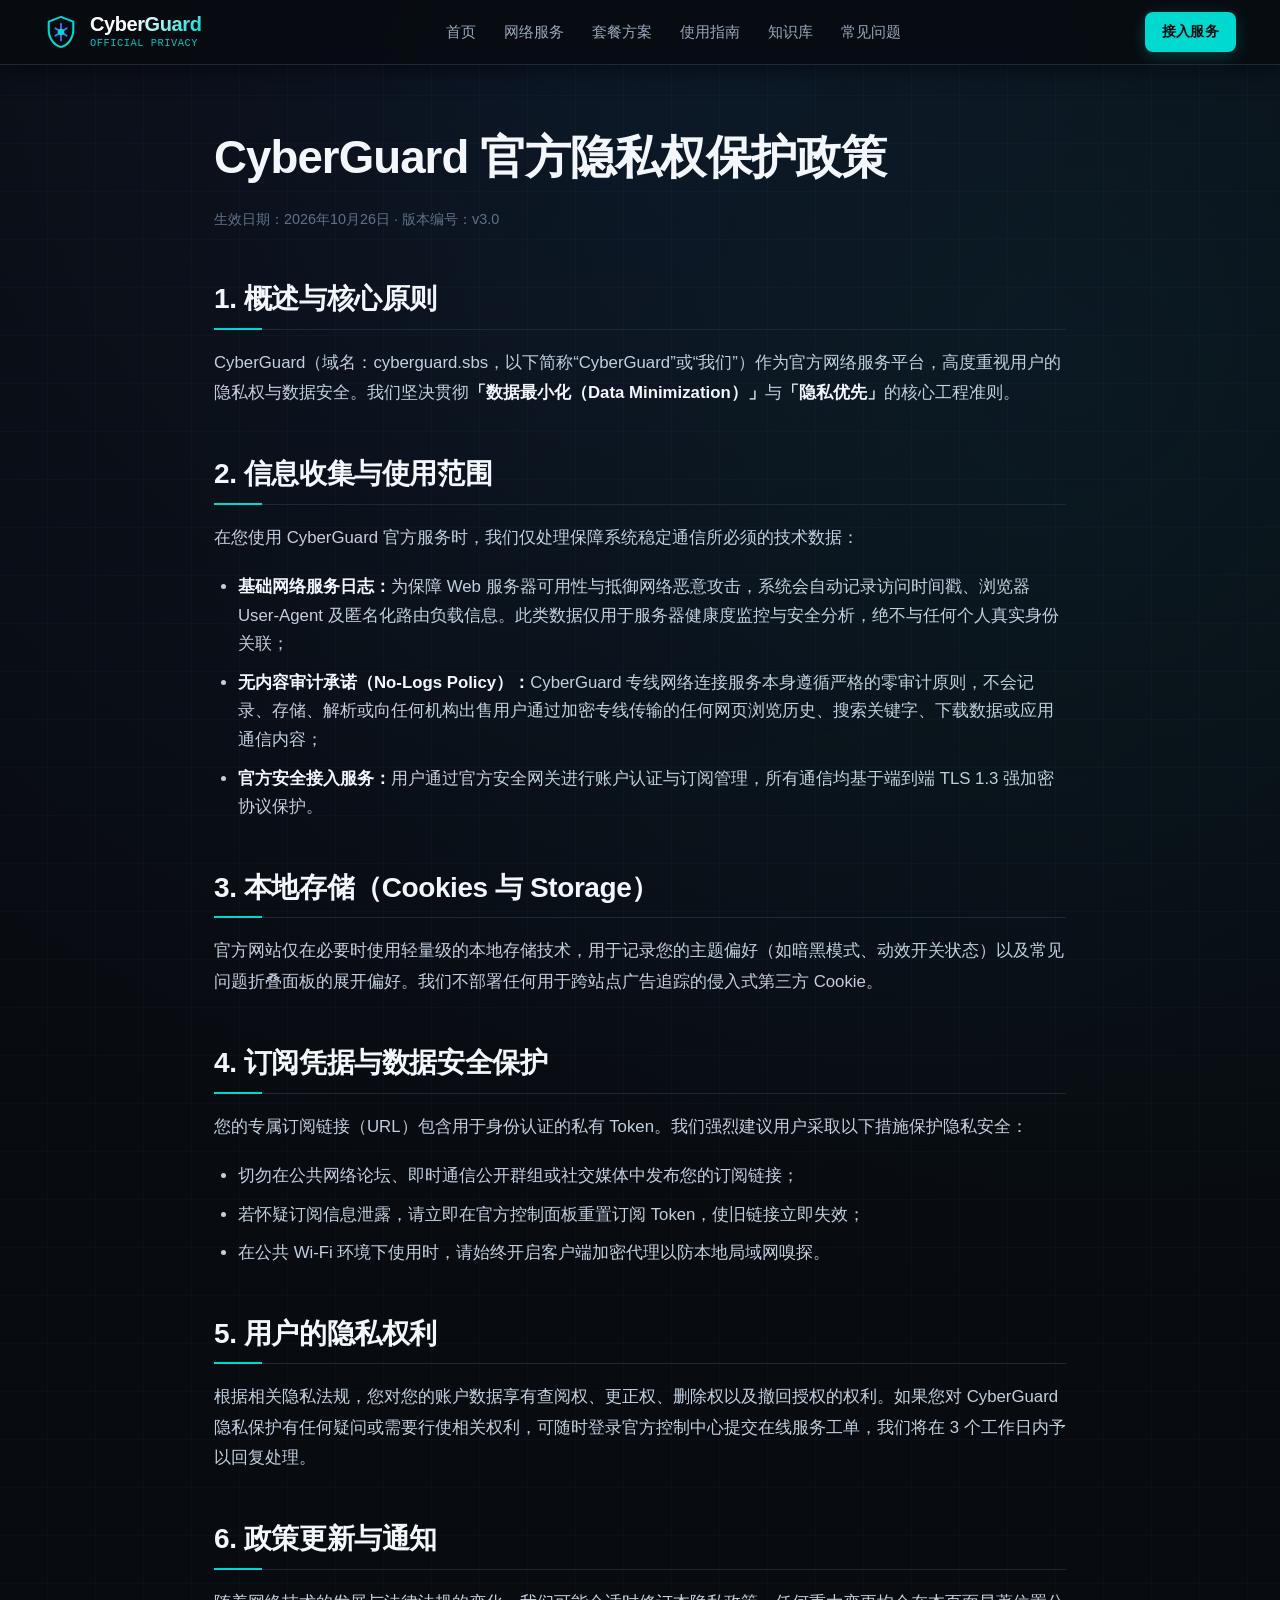
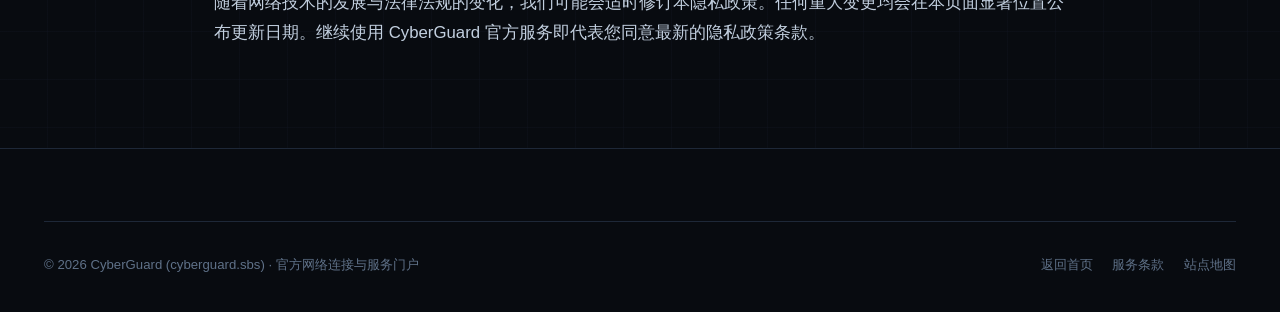
<file: privacy.html>
<!DOCTYPE html>
<html lang="zh-CN">
<head>
  <meta charset="utf-8">
  <meta name="viewport" content="width=device-width, initial-scale=1.0">
  <title>隐私权保护政策 - CyberGuard 官方网站</title>
  <meta name="description" content="CyberGuard 官方隐私权保护政策。了解我们如何保障用户通信数据安全、遵循零日志原则以及保护您的个人隐私权利。">
  <link rel="canonical" href="https://cyberguard.sbs/privacy.html">
  <meta name="robots" content="index, follow">
  <link rel="icon" type="image/svg+xml" href="favicon.svg">
  <link rel="alternate icon" type="image/x-icon" href="favicon.ico">
  <link rel="apple-touch-icon" href="favicon.png">
  <link rel="stylesheet" href="css/style.css">
  <link rel="stylesheet" href="css/article.css">
</head>
<body>
  <header class="site-header scrolled">
    <div class="container header-inner">
      <a href="index.html" class="brand-logo" aria-label="CyberGuard 首页">
        <div class="brand-shield" aria-hidden="true">
          <svg viewBox="0 0 36 36" fill="none" xmlns="http://www.w3.org/2000/svg">
            <path d="M18 2L5 7V16C5 24.5 10.5 31.8 18 34C25.5 31.8 31 24.5 31 16V7L18 2Z" stroke="#00D9D0" stroke-width="2.2" stroke-linecap="round" stroke-linejoin="round"/>
            <path d="M18 9V27M12 14L24 22M12 22L24 14" stroke="#477BFF" stroke-width="1.8" stroke-linecap="round"/>
            <circle cx="18" cy="18" r="3.5" fill="#00D9D0"/>
          </svg>
        </div>
        <div class="brand-name">
          <span>CyberGuard</span>
          <span class="brand-badge">OFFICIAL PRIVACY</span>
        </div>
      </a>
      <nav aria-label="主导航">
        <ul class="nav-menu">
          <li><a href="index.html#hero" class="nav-link">首页</a></li>
          <li><a href="index.html#services" class="nav-link">网络服务</a></li>
          <li><a href="index.html#pricing" class="nav-link">套餐方案</a></li>
          <li><a href="index.html#guide" class="nav-link">使用指南</a></li>
          <li><a href="index.html#articles" class="nav-link">知识库</a></li>
          <li><a href="index.html#faq" class="nav-link">常见问题</a></li>
        </ul>
      </nav>
      <div class="header-actions">
        <a href="https://varnexa.lingdongaff.com/#/?code=HHoxxHGa" target="_blank" rel="sponsored noopener noreferrer" class="btn btn-primary btn-sm">
          <span>接入服务</span>
        </a>
      </div>
    </div>
  </header>

  <main class="container" style="padding-top: 130px; padding-bottom: 80px;">
    <div class="container-narrow article-body">
      <h1 class="article-h1">CyberGuard 官方隐私权保护政策</h1>
      <p style="color: var(--text-muted); font-size: 0.9rem; margin-bottom: 30px;">生效日期：2026年10月26日 · 版本编号：v3.0</p>

      <h2>1. 概述与核心原则</h2>
      <p>
        CyberGuard（域名：cyberguard.sbs，以下简称“CyberGuard”或“我们”）作为官方网络服务平台，高度重视用户的隐私权与数据安全。我们坚决贯彻<strong>「数据最小化（Data Minimization）」</strong>与<strong>「隐私优先」</strong>的核心工程准则。
      </p>

      <h2>2. 信息收集与使用范围</h2>
      <p>
        在您使用 CyberGuard 官方服务时，我们仅处理保障系统稳定通信所必须的技术数据：
      </p>
      <ul>
        <li><strong>基础网络服务日志：</strong>为保障 Web 服务器可用性与抵御网络恶意攻击，系统会自动记录访问时间戳、浏览器 User-Agent 及匿名化路由负载信息。此类数据仅用于服务器健康度监控与安全分析，绝不与任何个人真实身份关联；</li>
        <li><strong>无内容审计承诺（No-Logs Policy）：</strong>CyberGuard 专线网络连接服务本身遵循严格的零审计原则，不会记录、存储、解析或向任何机构出售用户通过加密专线传输的任何网页浏览历史、搜索关键字、下载数据或应用通信内容；</li>
        <li><strong>官方安全接入服务：</strong>用户通过官方安全网关进行账户认证与订阅管理，所有通信均基于端到端 TLS 1.3 强加密协议保护。</li>
      </ul>

      <h2>3. 本地存储（Cookies 与 Storage）</h2>
      <p>
        官方网站仅在必要时使用轻量级的本地存储技术，用于记录您的主题偏好（如暗黑模式、动效开关状态）以及常见问题折叠面板的展开偏好。我们不部署任何用于跨站点广告追踪的侵入式第三方 Cookie。
      </p>

      <h2>4. 订阅凭据与数据安全保护</h2>
      <p>
        您的专属订阅链接（URL）包含用于身份认证的私有 Token。我们强烈建议用户采取以下措施保护隐私安全：
      </p>
      <ul>
        <li>切勿在公共网络论坛、即时通信公开群组或社交媒体中发布您的订阅链接；</li>
        <li>若怀疑订阅信息泄露，请立即在官方控制面板重置订阅 Token，使旧链接立即失效；</li>
        <li>在公共 Wi-Fi 环境下使用时，请始终开启客户端加密代理以防本地局域网嗅探。</li>
      </ul>

      <h2>5. 用户的隐私权利</h2>
      <p>
        根据相关隐私法规，您对您的账户数据享有查阅权、更正权、删除权以及撤回授权的权利。如果您对 CyberGuard 隐私保护有任何疑问或需要行使相关权利，可随时登录官方控制中心提交在线服务工单，我们将在 3 个工作日内予以回复处理。
      </p>

      <h2>6. 政策更新与通知</h2>
      <p>
        随着网络技术的发展与法律法规的变化，我们可能会适时修订本隐私政策。任何重大变更均会在本页面显著位置公布更新日期。继续使用 CyberGuard 官方服务即代表您同意最新的隐私政策条款。
      </p>
    </div>
  </main>

  <footer class="site-footer">
    <div class="container">
      <div class="footer-bottom-bar">
        <div>
          <span>© 2026 CyberGuard (cyberguard.sbs) · 官方网络连接与服务门户</span>
        </div>
        <div>
          <a href="index.html" style="color: var(--text-muted); margin-right: 16px;">返回首页</a>
          <a href="terms.html" style="color: var(--text-muted); margin-right: 16px;">服务条款</a>
          <a href="sitemap.xml" style="color: var(--text-muted);">站点地图</a>
        </div>
      </div>
    </div>
  </footer>
</body>
</html>
</file>
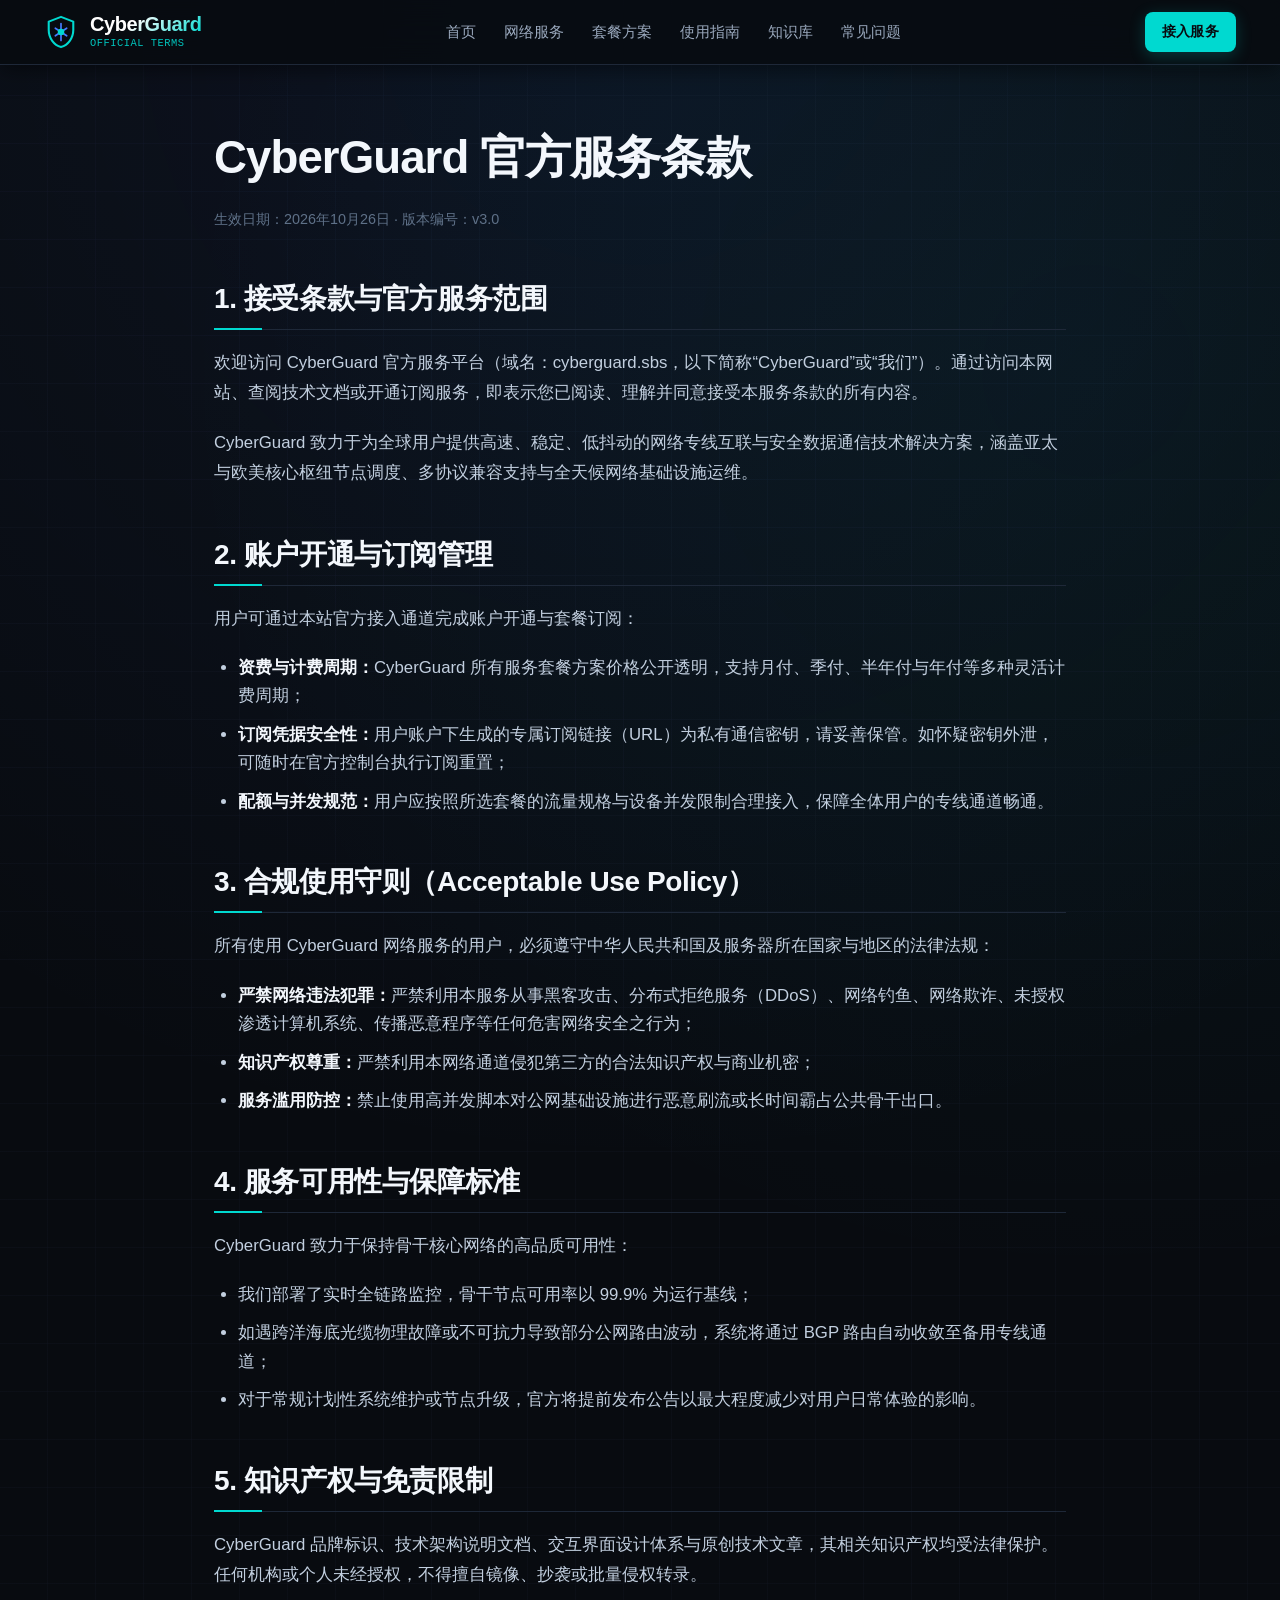
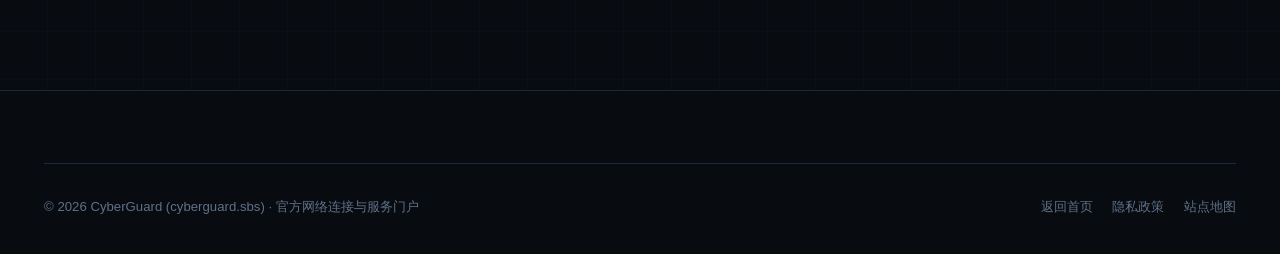
<file: terms.html>
<!DOCTYPE html>
<html lang="zh-CN">
<head>
  <meta charset="utf-8">
  <meta name="viewport" content="width=device-width, initial-scale=1.0">
  <title>服务条款 - CyberGuard 官方网站</title>
  <meta name="description" content="CyberGuard 官方服务条款与用户协议。了解 CyberGuard 提供的专线网络连接服务、订阅规则与合规使用守则。">
  <link rel="canonical" href="https://cyberguard.sbs/terms.html">
  <meta name="robots" content="index, follow">
  <link rel="icon" type="image/svg+xml" href="favicon.svg">
  <link rel="alternate icon" type="image/x-icon" href="favicon.ico">
  <link rel="apple-touch-icon" href="favicon.png">
  <link rel="stylesheet" href="css/style.css">
  <link rel="stylesheet" href="css/article.css">
</head>
<body>
  <header class="site-header scrolled">
    <div class="container header-inner">
      <a href="index.html" class="brand-logo" aria-label="CyberGuard 首页">
        <div class="brand-shield" aria-hidden="true">
          <svg viewBox="0 0 36 36" fill="none" xmlns="http://www.w3.org/2000/svg">
            <path d="M18 2L5 7V16C5 24.5 10.5 31.8 18 34C25.5 31.8 31 24.5 31 16V7L18 2Z" stroke="#00D9D0" stroke-width="2.2" stroke-linecap="round" stroke-linejoin="round"/>
            <path d="M18 9V27M12 14L24 22M12 22L24 14" stroke="#477BFF" stroke-width="1.8" stroke-linecap="round"/>
            <circle cx="18" cy="18" r="3.5" fill="#00D9D0"/>
          </svg>
        </div>
        <div class="brand-name">
          <span>CyberGuard</span>
          <span class="brand-badge">OFFICIAL TERMS</span>
        </div>
      </a>
      <nav aria-label="主导航">
        <ul class="nav-menu">
          <li><a href="index.html#hero" class="nav-link">首页</a></li>
          <li><a href="index.html#services" class="nav-link">网络服务</a></li>
          <li><a href="index.html#pricing" class="nav-link">套餐方案</a></li>
          <li><a href="index.html#guide" class="nav-link">使用指南</a></li>
          <li><a href="index.html#articles" class="nav-link">知识库</a></li>
          <li><a href="index.html#faq" class="nav-link">常见问题</a></li>
        </ul>
      </nav>
      <div class="header-actions">
        <a href="https://varnexa.lingdongaff.com/#/?code=HHoxxHGa" target="_blank" rel="sponsored noopener noreferrer" class="btn btn-primary btn-sm">
          <span>接入服务</span>
        </a>
      </div>
    </div>
  </header>

  <main class="container" style="padding-top: 130px; padding-bottom: 80px;">
    <div class="container-narrow article-body">
      <h1 class="article-h1">CyberGuard 官方服务条款</h1>
      <p style="color: var(--text-muted); font-size: 0.9rem; margin-bottom: 30px;">生效日期：2026年10月26日 · 版本编号：v3.0</p>

      <h2>1. 接受条款与官方服务范围</h2>
      <p>
        欢迎访问 CyberGuard 官方服务平台（域名：cyberguard.sbs，以下简称“CyberGuard”或“我们”）。通过访问本网站、查阅技术文档或开通订阅服务，即表示您已阅读、理解并同意接受本服务条款的所有内容。
      </p>
      <p>
        CyberGuard 致力于为全球用户提供高速、稳定、低抖动的网络专线互联与安全数据通信技术解决方案，涵盖亚太与欧美核心枢纽节点调度、多协议兼容支持与全天候网络基础设施运维。
      </p>

      <h2>2. 账户开通与订阅管理</h2>
      <p>
        用户可通过本站官方接入通道完成账户开通与套餐订阅：
      </p>
      <ul>
        <li><strong>资费与计费周期：</strong>CyberGuard 所有服务套餐方案价格公开透明，支持月付、季付、半年付与年付等多种灵活计费周期；</li>
        <li><strong>订阅凭据安全性：</strong>用户账户下生成的专属订阅链接（URL）为私有通信密钥，请妥善保管。如怀疑密钥外泄，可随时在官方控制台执行订阅重置；</li>
        <li><strong>配额与并发规范：</strong>用户应按照所选套餐的流量规格与设备并发限制合理接入，保障全体用户的专线通道畅通。</li>
      </ul>

      <h2>3. 合规使用守则（Acceptable Use Policy）</h2>
      <p>
        所有使用 CyberGuard 网络服务的用户，必须遵守中华人民共和国及服务器所在国家与地区的法律法规：
      </p>
      <ul>
        <li><strong>严禁网络违法犯罪：</strong>严禁利用本服务从事黑客攻击、分布式拒绝服务（DDoS）、网络钓鱼、网络欺诈、未授权渗透计算机系统、传播恶意程序等任何危害网络安全之行为；</li>
        <li><strong>知识产权尊重：</strong>严禁利用本网络通道侵犯第三方的合法知识产权与商业机密；</li>
        <li><strong>服务滥用防控：</strong>禁止使用高并发脚本对公网基础设施进行恶意刷流或长时间霸占公共骨干出口。</li>
      </ul>

      <h2>4. 服务可用性与保障标准</h2>
      <p>
        CyberGuard 致力于保持骨干核心网络的高品质可用性：
      </p>
      <ul>
        <li>我们部署了实时全链路监控，骨干节点可用率以 99.9% 为运行基线；</li>
        <li>如遇跨洋海底光缆物理故障或不可抗力导致部分公网路由波动，系统将通过 BGP 路由自动收敛至备用专线通道；</li>
        <li>对于常规计划性系统维护或节点升级，官方将提前发布公告以最大程度减少对用户日常体验的影响。</li>
      </ul>

      <h2>5. 知识产权与免责限制</h2>
      <p>
        CyberGuard 品牌标识、技术架构说明文档、交互界面设计体系与原创技术文章，其相关知识产权均受法律保护。任何机构或个人未经授权，不得擅自镜像、抄袭或批量侵权转录。
      </p>
    </div>
  </main>

  <footer class="site-footer">
    <div class="container">
      <div class="footer-bottom-bar">
        <div>
          <span>© 2026 CyberGuard (cyberguard.sbs) · 官方网络连接与服务门户</span>
        </div>
        <div>
          <a href="index.html" style="color: var(--text-muted); margin-right: 16px;">返回首页</a>
          <a href="privacy.html" style="color: var(--text-muted); margin-right: 16px;">隐私政策</a>
          <a href="sitemap.xml" style="color: var(--text-muted);">站点地图</a>
        </div>
      </div>
    </div>
  </footer>
</body>
</html>
</file>
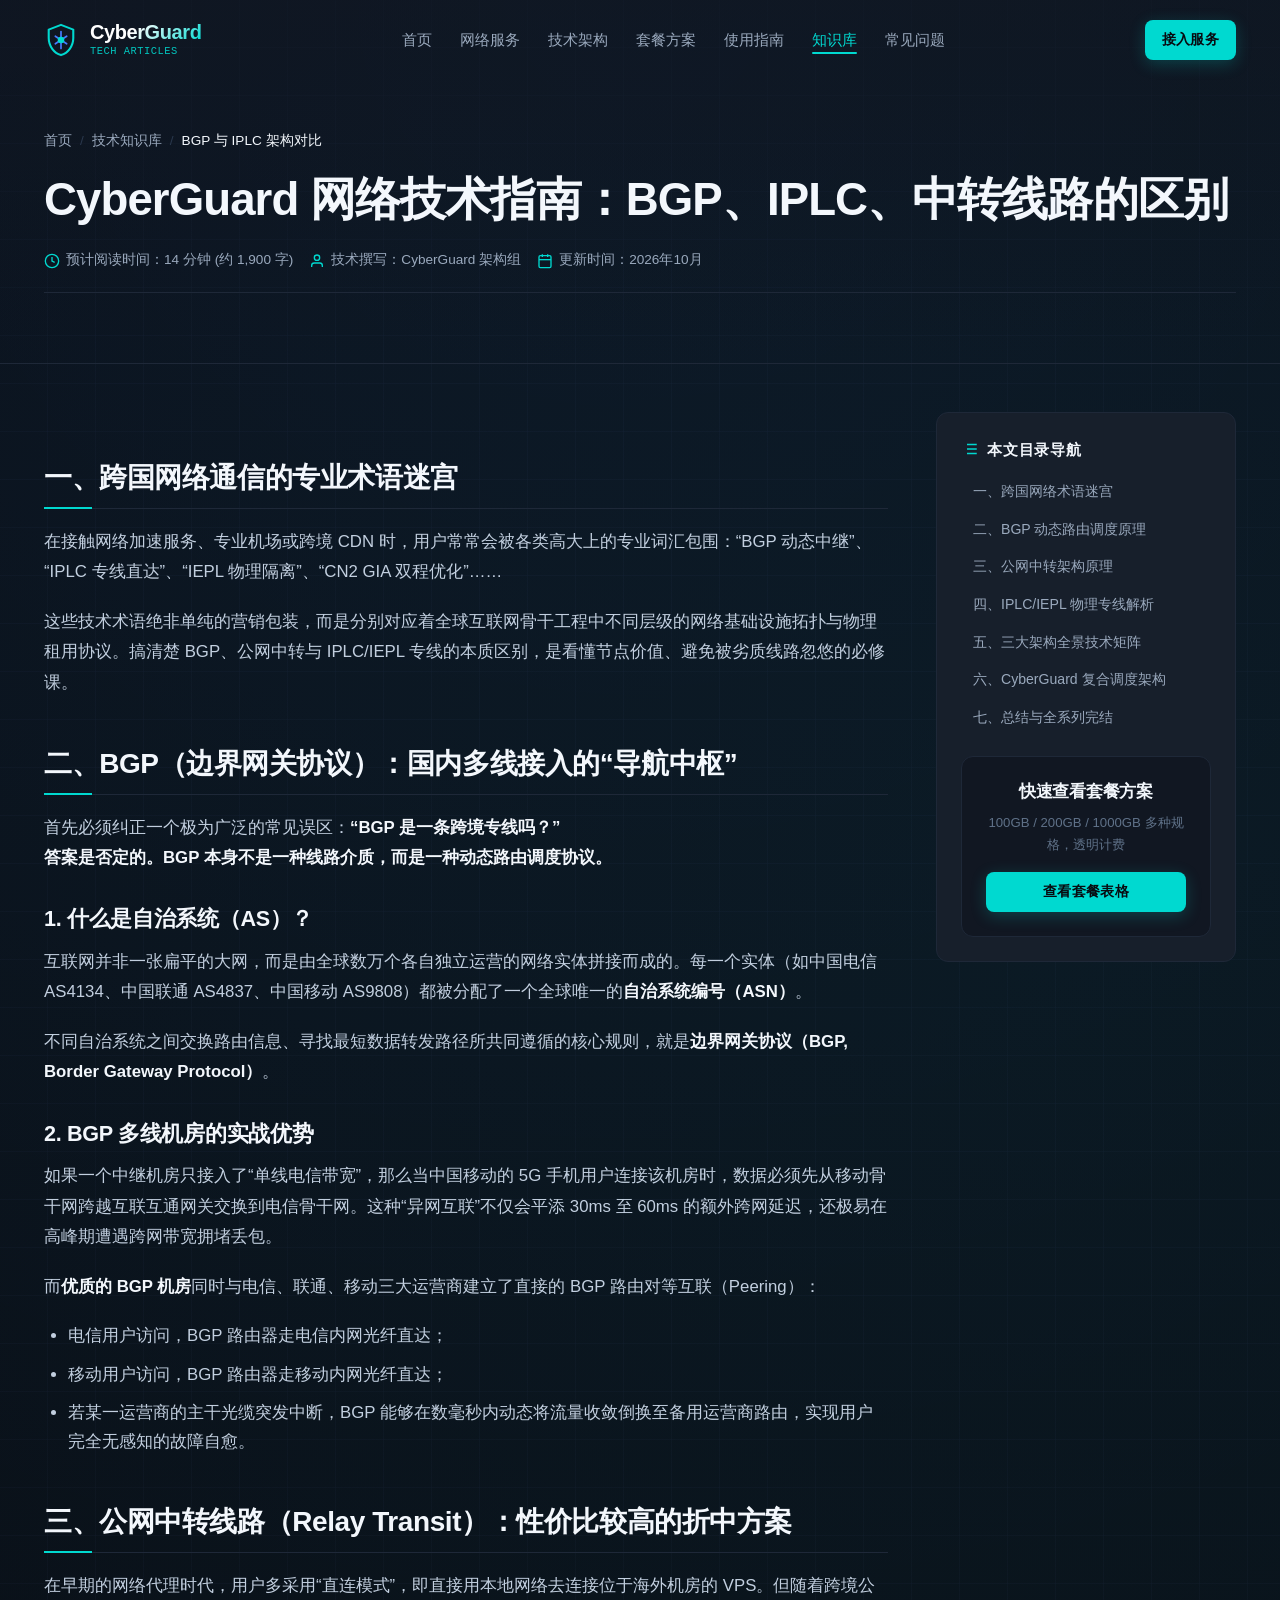
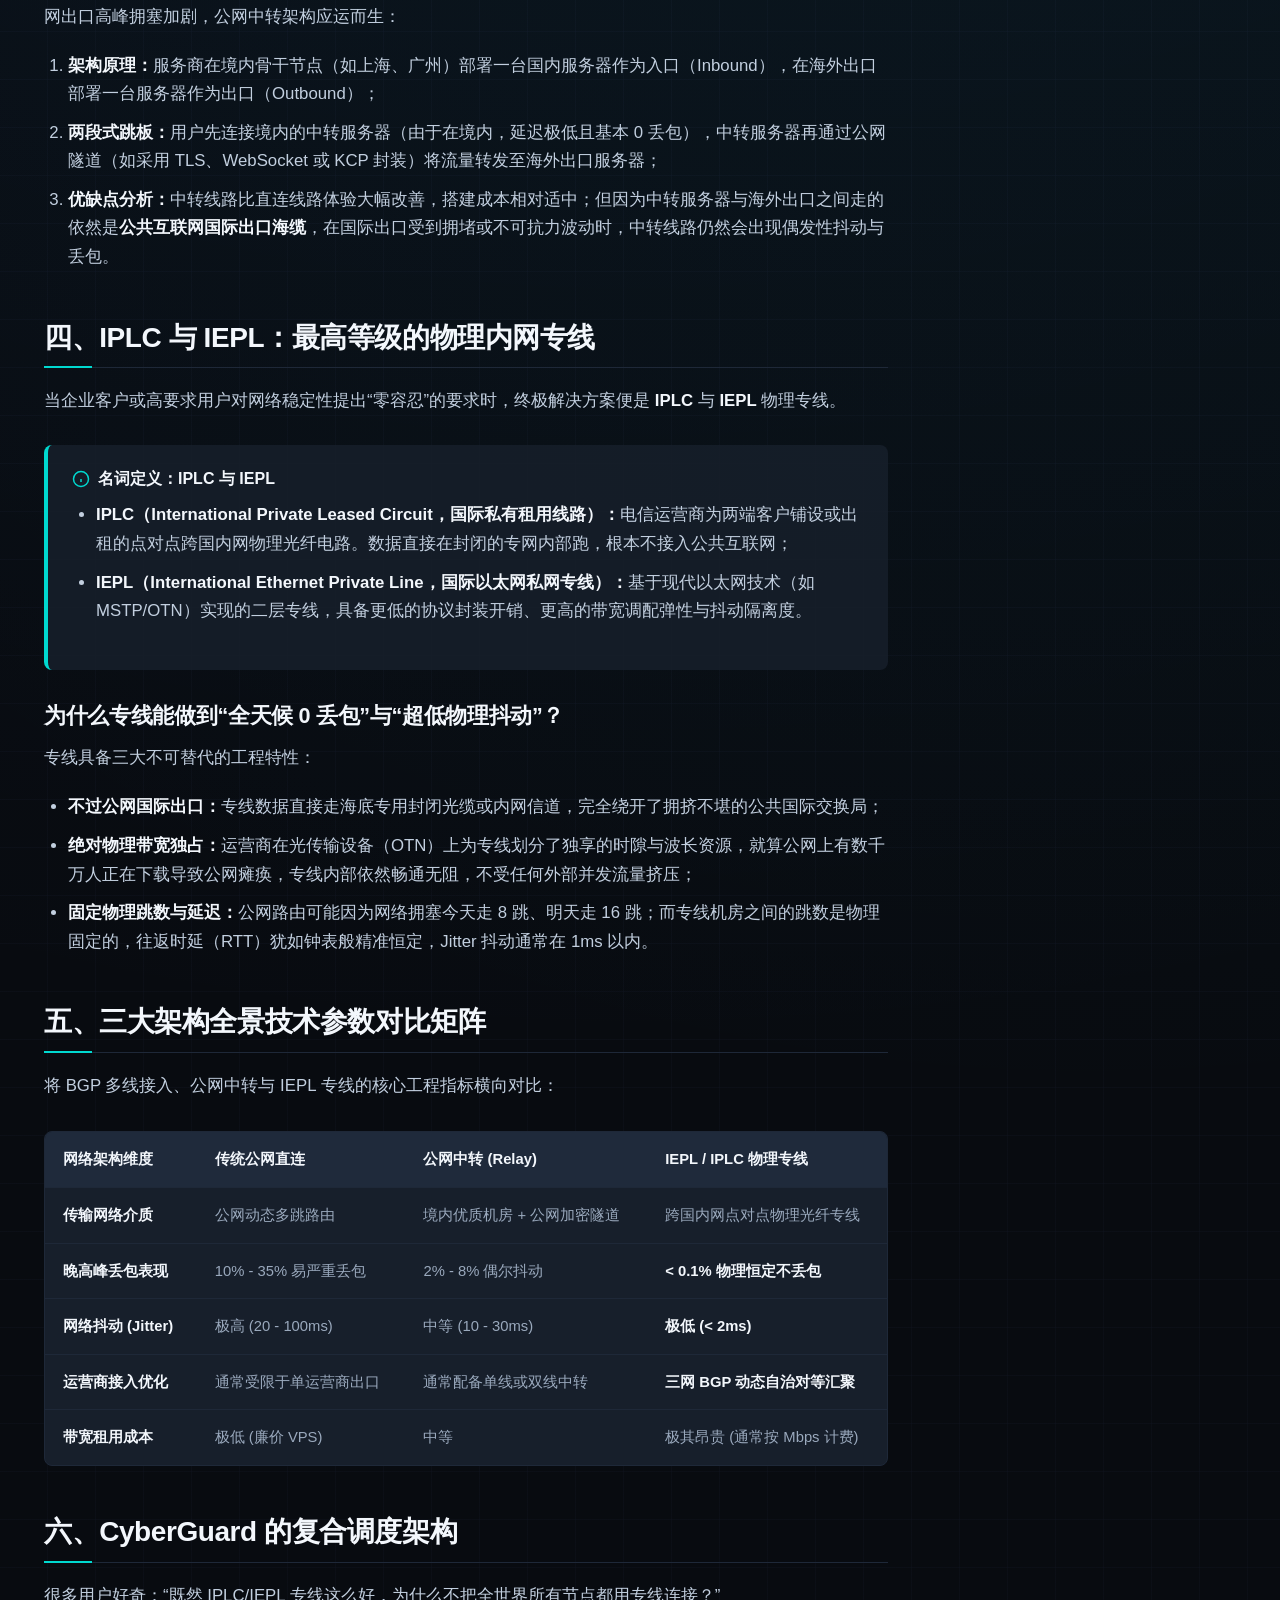
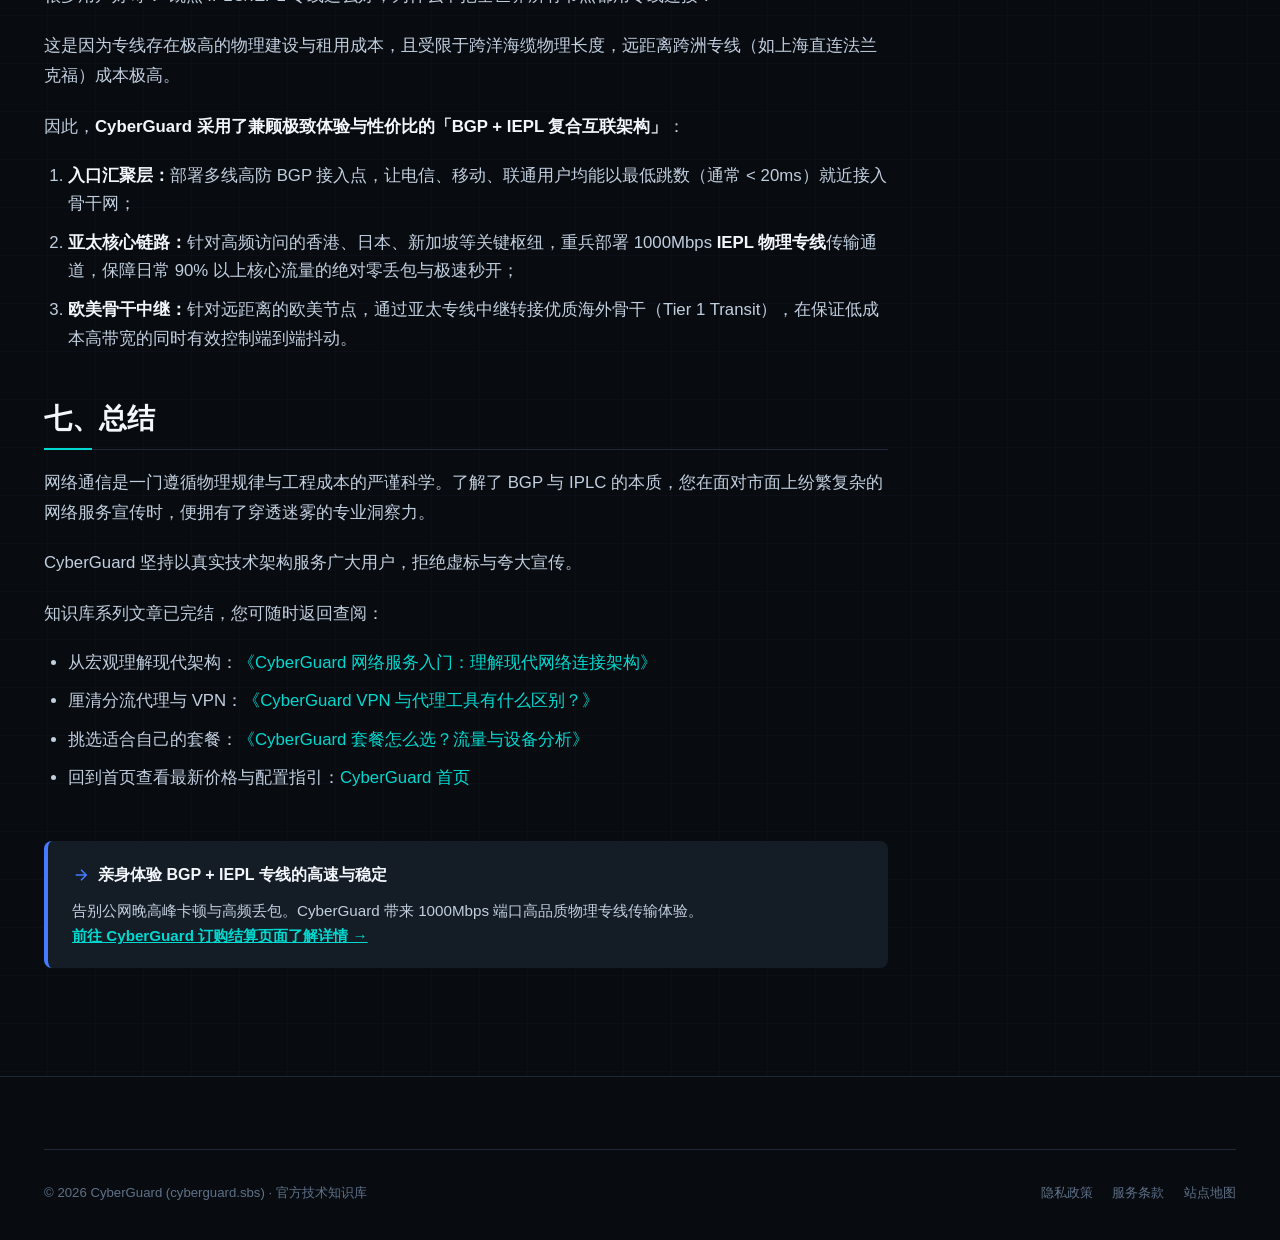
<file: articles/bgp-iplc-transit-comparison.html>
<!DOCTYPE html>
<html lang="zh-CN">
<head>
  <meta charset="utf-8">
  <meta name="viewport" content="width=device-width, initial-scale=1.0">
  <title>CyberGuard 网络技术指南：BGP、IPLC、中转线路的区别 - CyberGuard 知识库</title>
  <meta name="description" content="硬核揭秘现代跨境通信网络架构。深入对比 BGP 多线路由、公网中转与物理专线（IPLC / IEPL）的技术原理、跳数延迟、成本开销与稳定性差异。">
  <meta name="keywords" content="CyberGuard, BGP网络, IPLC专线, IEPL专线, 中转线路, 国际专线, 边界网关协议, 网络架构对比">
  <link rel="canonical" href="https://cyberguard.sbs/articles/bgp-iplc-transit-comparison.html">
  <meta name="robots" content="index, follow, max-image-preview:large, max-snippet:-1, max-video-preview:-1">
  <link rel="icon" type="image/svg+xml" href="../favicon.svg">
  <link rel="alternate icon" type="image/x-icon" href="../favicon.ico">
  <link rel="apple-touch-icon" href="../favicon.png">

  <!-- Open Graph -->
  <meta property="og:type" content="article">
  <meta property="og:locale" content="zh_CN">
  <meta property="og:site_name" content="CyberGuard 知识库">
  <meta property="og:url" content="https://cyberguard.sbs/articles/bgp-iplc-transit-comparison.html">
  <meta property="og:title" content="CyberGuard 网络技术指南：BGP、IPLC、中转线路的区别">
  <meta property="og:description" content="硬核揭秘现代跨境通信网络架构，深入对比 BGP 多线、公网中转与物理专线的技术差异。">

  <!-- Stylesheets -->
  <link rel="stylesheet" href="../css/style.css">
  <link rel="stylesheet" href="../css/article.css">

  <!-- Structured Data JSON-LD -->
  <script type="application/ld+json">
  {
    "@context": "https://schema.org",
    "@type": "TechArticle",
    "headline": "CyberGuard 网络技术指南：BGP、IPLC、中转线路的区别",
    "description": "硬核揭秘现代跨境通信网络架构，深入对比 BGP 多线、公网中转与物理专线的技术差异。",
    "inLanguage": "zh-CN",
    "mainEntityOfPage": "https://cyberguard.sbs/articles/bgp-iplc-transit-comparison.html",
    "author": {
      "@type": "Organization",
      "name": "CyberGuard Network Engineering Team"
    },
    "publisher": {
      "@type": "Organization",
      "name": "CyberGuard",
      "url": "https://cyberguard.sbs/"
    },
    "datePublished": "2026-10-25T14:00:00+08:00",
    "dateModified": "2026-10-26T12:00:00+08:00"
  }
  </script>
</head>
<body>
  <div class="reading-progress-bar"></div>

  <!-- Header -->
  <header class="site-header scrolled">
    <div class="container header-inner">
      <a href="../index.html" class="brand-logo" aria-label="CyberGuard 首页">
        <div class="brand-shield" aria-hidden="true">
          <svg viewBox="0 0 36 36" fill="none" xmlns="http://www.w3.org/2000/svg">
            <path d="M18 2L5 7V16C5 24.5 10.5 31.8 18 34C25.5 31.8 31 24.5 31 16V7L18 2Z" stroke="#00D9D0" stroke-width="2.2" stroke-linecap="round" stroke-linejoin="round"/>
            <path d="M18 9V27M12 14L24 22M12 22L24 14" stroke="#477BFF" stroke-width="1.8" stroke-linecap="round"/>
            <circle cx="18" cy="18" r="3.5" fill="#00D9D0"/>
          </svg>
        </div>
        <div class="brand-name">
          <span>CyberGuard</span>
          <span class="brand-badge">TECH ARTICLES</span>
        </div>
      </a>

      <nav aria-label="主导航">
        <ul class="nav-menu">
          <li><a href="../index.html#hero" class="nav-link">首页</a></li>
          <li><a href="../index.html#services" class="nav-link">网络服务</a></li>
          <li><a href="../index.html#architecture" class="nav-link">技术架构</a></li>
          <li><a href="../index.html#pricing" class="nav-link">套餐方案</a></li>
          <li><a href="../index.html#guide" class="nav-link">使用指南</a></li>
          <li><a href="../index.html#articles" class="nav-link active">知识库</a></li>
          <li><a href="../index.html#faq" class="nav-link">常见问题</a></li>
        </ul>
      </nav>

      <div class="header-actions">
        <a href="https://varnexa.lingdongaff.com/#/?code=HHoxxHGa" target="_blank" rel="sponsored noopener noreferrer" class="btn btn-primary btn-sm">
          <span>接入服务</span>
        </a>
      </div>
    </div>
  </header>

  <!-- Article Hero -->
  <section class="article-hero">
    <div class="container">
      <nav class="breadcrumbs" aria-label="面包屑导航">
        <a href="../index.html">首页</a>
        <span class="separator">/</span>
        <a href="../index.html#articles">技术知识库</a>
        <span class="separator">/</span>
        <span class="current">BGP 与 IPLC 架构对比</span>
      </nav>

      <div class="article-header">
        <h1 class="article-h1">CyberGuard 网络技术指南：BGP、IPLC、中转线路的区别</h1>
        <div class="article-meta-bar">
          <div class="article-meta-item">
            <svg viewBox="0 0 24 24" fill="none" stroke="currentColor" stroke-width="2"><circle cx="12" cy="12" r="10"></circle><polyline points="12 6 12 12 16 14"></polyline></svg>
            <span>预计阅读时间：14 分钟 (约 1,900 字)</span>
          </div>
          <div class="article-meta-item">
            <svg viewBox="0 0 24 24" fill="none" stroke="currentColor" stroke-width="2"><path d="M20 21v-2a4 4 0 0 0-4-4H8a4 4 0 0 0-4 4v2"></path><circle cx="12" cy="7" r="4"></circle></svg>
            <span>技术撰写：CyberGuard 架构组</span>
          </div>
          <div class="article-meta-item">
            <svg viewBox="0 0 24 24" fill="none" stroke="currentColor" stroke-width="2"><rect x="3" y="4" width="18" height="18" rx="2" ry="2"></rect><line x1="16" y1="2" x2="16" y2="6"></line><line x1="8" y1="2" x2="8" y2="6"></line><line x1="3" y1="10" x2="21" y2="10"></line></svg>
            <span>更新时间：2026年10月</span>
          </div>
        </div>
      </div>
    </div>
  </section>

  <!-- Main Article Body -->
  <main class="container">
    <div class="article-layout">
      <!-- Article Content Column -->
      <article class="article-body">
        <section id="bgp-intro">
          <h2>一、跨国网络通信的专业术语迷宫</h2>
          <p>
            在接触网络加速服务、专业机场或跨境 CDN 时，用户常常会被各类高大上的专业词汇包围：“BGP 动态中继”、“IPLC 专线直达”、“IEPL 物理隔离”、“CN2 GIA 双程优化”……
          </p>
          <p>
            这些技术术语绝非单纯的营销包装，而是分别对应着全球互联网骨干工程中不同层级的网络基础设施拓扑与物理租用协议。搞清楚 BGP、公网中转与 IPLC/IEPL 专线的本质区别，是看懂节点价值、避免被劣质线路忽悠的必修课。
          </p>
        </section>

        <section id="bgp-mechanics">
          <h2>二、BGP（边界网关协议）：国内多线接入的“导航中枢”</h2>
          <p>
            首先必须纠正一个极为广泛的常见误区：<strong>“BGP 是一条跨境专线吗？”</strong><br>
            <strong>答案是否定的。BGP 本身不是一种线路介质，而是一种动态路由调度协议。</strong>
          </p>

          <h3>1. 什么是自治系统（AS）？</h3>
          <p>
            互联网并非一张扁平的大网，而是由全球数万个各自独立运营的网络实体拼接而成的。每一个实体（如中国电信 AS4134、中国联通 AS4837、中国移动 AS9808）都被分配了一个全球唯一的<strong>自治系统编号（ASN）</strong>。
          </p>
          <p>
            不同自治系统之间交换路由信息、寻找最短数据转发路径所共同遵循的核心规则，就是<strong>边界网关协议（BGP, Border Gateway Protocol）</strong>。
          </p>

          <h3>2. BGP 多线机房的实战优势</h3>
          <p>
            如果一个中继机房只接入了“单线电信带宽”，那么当中国移动的 5G 手机用户连接该机房时，数据必须先从移动骨干网跨越互联互通网关交换到电信骨干网。这种“异网互联”不仅会平添 30ms 至 60ms 的额外跨网延迟，还极易在高峰期遭遇跨网带宽拥堵丢包。
          </p>
          <p>
            而<strong>优质的 BGP 机房</strong>同时与电信、联通、移动三大运营商建立了直接的 BGP 路由对等互联（Peering）：
          </p>
          <ul>
            <li>电信用户访问，BGP 路由器走电信内网光纤直达；</li>
            <li>移动用户访问，BGP 路由器走移动内网光纤直达；</li>
            <li>若某一运营商的主干光缆突发中断，BGP 能够在数毫秒内动态将流量收敛倒换至备用运营商路由，实现用户完全无感知的故障自愈。</li>
          </ul>
        </section>

        <section id="relay-transit">
          <h2>三、公网中转线路（Relay Transit）：性价比较高的折中方案</h2>
          <p>
            在早期的网络代理时代，用户多采用“直连模式”，即直接用本地网络去连接位于海外机房的 VPS。但随着跨境公网出口高峰拥塞加剧，公网中转架构应运而生：
          </p>
          <ol>
            <li><strong>架构原理：</strong>服务商在境内骨干节点（如上海、广州）部署一台国内服务器作为入口（Inbound），在海外出口部署一台服务器作为出口（Outbound）；</li>
            <li><strong>两段式跳板：</strong>用户先连接境内的中转服务器（由于在境内，延迟极低且基本 0 丢包），中转服务器再通过公网隧道（如采用 TLS、WebSocket 或 KCP 封装）将流量转发至海外出口服务器；</li>
            <li><strong>优缺点分析：</strong>中转线路比直连线路体验大幅改善，搭建成本相对适中；但因为中转服务器与海外出口之间走的依然是<strong>公共互联网国际出口海缆</strong>，在国际出口受到拥堵或不可抗力波动时，中转线路仍然会出现偶发性抖动与丢包。</li>
          </ol>
        </section>

        <section id="iplc-iepl-deep">
          <h2>四、IPLC 与 IEPL：最高等级的物理内网专线</h2>
          <p>
            当企业客户或高要求用户对网络稳定性提出“零容忍”的要求时，终极解决方案便是 <strong>IPLC</strong> 与 <strong>IEPL</strong> 物理专线。
          </p>

          <div class="callout callout-info">
            <div class="callout-title">
              <svg viewBox="0 0 24 24" fill="none" stroke="currentColor" stroke-width="2"><circle cx="12" cy="12" r="10"></circle><line x1="12" y1="16" x2="12" y2="12"></line><line x1="12" y1="8" x2="12.01" y2="8"></line></svg>
              <span>名词定义：IPLC 与 IEPL</span>
            </div>
            <ul>
              <li><strong>IPLC（International Private Leased Circuit，国际私有租用线路）：</strong>电信运营商为两端客户铺设或出租的点对点跨国内网物理光纤电路。数据直接在封闭的专网内部跑，根本不接入公共互联网；</li>
              <li><strong>IEPL（International Ethernet Private Line，国际以太网私网专线）：</strong>基于现代以太网技术（如 MSTP/OTN）实现的二层专线，具备更低的协议封装开销、更高的带宽调配弹性与抖动隔离度。</li>
            </ul>
          </div>

          <h3>为什么专线能做到“全天候 0 丢包”与“超低物理抖动”？</h3>
          <p>
            专线具备三大不可替代的工程特性：
          </p>
          <ul>
            <li><strong>不过公网国际出口：</strong>专线数据直接走海底专用封闭光缆或内网信道，完全绕开了拥挤不堪的公共国际交换局；</li>
            <li><strong>绝对物理带宽独占：</strong>运营商在光传输设备（OTN）上为专线划分了独享的时隙与波长资源，就算公网上有数千万人正在下载导致公网瘫痪，专线内部依然畅通无阻，不受任何外部并发流量挤压；</li>
            <li><strong>固定物理跳数与延迟：</strong>公网路由可能因为网络拥塞今天走 8 跳、明天走 16 跳；而专线机房之间的跳数是物理固定的，往返时延（RTT）犹如钟表般精准恒定，Jitter 抖动通常在 1ms 以内。</li>
          </ul>
        </section>

        <section id="comprehensive-matrix">
          <h2>五、三大架构全景技术参数对比矩阵</h2>
          <p>
            将 BGP 多线接入、公网中转与 IEPL 专线的核心工程指标横向对比：
          </p>

          <div class="article-table-wrap">
            <table class="article-table">
              <thead>
                <tr>
                  <th>网络架构维度</th>
                  <th>传统公网直连</th>
                  <th>公网中转 (Relay)</th>
                  <th>IEPL / IPLC 物理专线</th>
                </tr>
              </thead>
              <tbody>
                <tr>
                  <td><strong>传输网络介质</strong></td>
                  <td>公网动态多跳路由</td>
                  <td>境内优质机房 + 公网加密隧道</td>
                  <td>跨国内网点对点物理光纤专线</td>
                </tr>
                <tr>
                  <td><strong>晚高峰丢包表现</strong></td>
                  <td>10% - 35% 易严重丢包</td>
                  <td>2% - 8% 偶尔抖动</td>
                  <td><strong>&lt; 0.1% 物理恒定不丢包</strong></td>
                </tr>
                <tr>
                  <td><strong>网络抖动 (Jitter)</strong></td>
                  <td>极高 (20 - 100ms)</td>
                  <td>中等 (10 - 30ms)</td>
                  <td><strong>极低 (&lt; 2ms)</strong></td>
                </tr>
                <tr>
                  <td><strong>运营商接入优化</strong></td>
                  <td>通常受限于单运营商出口</td>
                  <td>通常配备单线或双线中转</td>
                  <td><strong>三网 BGP 动态自治对等汇聚</strong></td>
                </tr>
                <tr>
                  <td><strong>带宽租用成本</strong></td>
                  <td>极低 (廉价 VPS)</td>
                  <td>中等</td>
                  <td>极其昂贵 (通常按 Mbps 计费)</td>
                </tr>
              </tbody>
            </table>
          </div>
        </section>

        <section id="cyberguard-hybrid">
          <h2>六、CyberGuard 的复合调度架构</h2>
          <p>
            很多用户好奇：“既然 IPLC/IEPL 专线这么好，为什么不把全世界所有节点都用专线连接？”
          </p>
          <p>
            这是因为专线存在极高的物理建设与租用成本，且受限于跨洋海缆物理长度，远距离跨洲专线（如上海直连法兰克福）成本极高。
          </p>
          <p>
            因此，<strong>CyberGuard 采用了兼顾极致体验与性价比的「BGP + IEPL 复合互联架构」</strong>：
          </p>
          <ol>
            <li><strong>入口汇聚层：</strong>部署多线高防 BGP 接入点，让电信、移动、联通用户均能以最低跳数（通常 &lt; 20ms）就近接入骨干网；</li>
            <li><strong>亚太核心链路：</strong>针对高频访问的香港、日本、新加坡等关键枢纽，重兵部署 1000Mbps <strong>IEPL 物理专线</strong>传输通道，保障日常 90% 以上核心流量的绝对零丢包与极速秒开；</li>
            <li><strong>欧美骨干中继：</strong>针对远距离的欧美节点，通过亚太专线中继转接优质海外骨干（Tier 1 Transit），在保证低成本高带宽的同时有效控制端到端抖动。</li>
          </ol>
        </section>

        <section id="article-summary-7">
          <h2>七、总结</h2>
          <p>
            网络通信是一门遵循物理规律与工程成本的严谨科学。了解了 BGP 与 IPLC 的本质，您在面对市面上纷繁复杂的网络服务宣传时，便拥有了穿透迷雾的专业洞察力。
          </p>
          <p>
            CyberGuard 坚持以真实技术架构服务广大用户，拒绝虚标与夸大宣传。
          </p>
          <p>
            知识库系列文章已完结，您可随时返回查阅：
          </p>
          <ul>
            <li>从宏观理解现代架构：<a href="modern-network-architecture.html">《CyberGuard 网络服务入门：理解现代网络连接架构》</a></li>
            <li>厘清分流代理与 VPN：<a href="vpn-vs-proxy-differences.html">《CyberGuard VPN 与代理工具有什么区别？》</a></li>
            <li>挑选适合自己的套餐：<a href="plan-selection-analysis.html">《CyberGuard 套餐怎么选？流量与设备分析》</a></li>
            <li>回到首页查看最新价格与配置指引：<a href="../index.html">CyberGuard 首页</a></li>
          </ul>
        </section>

        <!-- CTA Box -->
        <div class="callout callout-blue" style="margin-top: 48px;">
          <div class="callout-title">
            <svg viewBox="0 0 24 24" fill="none" stroke="currentColor" stroke-width="2"><path d="M5 12h14M12 5l7 7-7 7"/></svg>
            <span>亲身体验 BGP + IEPL 专线的高速与稳定</span>
          </div>
          <p>
            告别公网晚高峰卡顿与高频丢包。CyberGuard 带来 1000Mbps 端口高品质物理专线传输体验。<br>
            <a href="https://varnexa.lingdongaff.com/#/?code=HHoxxHGa" target="_blank" rel="sponsored noopener noreferrer" style="font-weight: 700; text-decoration: underline; color: var(--color-cyan);">前往 CyberGuard 订购结算页面了解详情 →</a>
          </p>
        </div>
      </article>

      <!-- Sidebar -->
      <aside class="article-sidebar">
        <div class="toc-sticky">
          <div class="toc-title">
            <svg viewBox="0 0 24 24" fill="none" stroke="currentColor" stroke-width="2"><line x1="8" y1="6" x2="21" y2="6"></line><line x1="8" y1="12" x2="21" y2="12"></line><line x1="8" y1="18" x2="21" y2="18"></line><line x1="3" y1="6" x2="3.01" y2="6"></line><line x1="3" y1="12" x2="3.01" y2="12"></line><line x1="3" y1="18" x2="3.01" y2="18"></line></svg>
            <span>本文目录导航</span>
          </div>
          <ul class="toc-list">
            <li class="toc-item"><a href="#bgp-intro">一、跨国网络术语迷宫</a></li>
            <li class="toc-item"><a href="#bgp-mechanics">二、BGP 动态路由调度原理</a></li>
            <li class="toc-item"><a href="#relay-transit">三、公网中转架构原理</a></li>
            <li class="toc-item"><a href="#iplc-iepl-deep">四、IPLC/IEPL 物理专线解析</a></li>
            <li class="toc-item"><a href="#comprehensive-matrix">五、三大架构全景技术矩阵</a></li>
            <li class="toc-item"><a href="#cyberguard-hybrid">六、CyberGuard 复合调度架构</a></li>
            <li class="toc-item"><a href="#article-summary-7">七、总结与全系列完结</a></li>
          </ul>

          <div class="sidebar-cta">
            <h4>快速查看套餐方案</h4>
            <p>100GB / 200GB / 1000GB 多种规格，透明计费</p>
            <a href="../index.html#pricing" class="btn btn-primary btn-sm" style="width: 100%;">查看套餐表格</a>
          </div>
        </div>
      </aside>
    </div>
  </main>

  <!-- Footer -->
  <footer class="site-footer">
    <div class="container">
      <div class="footer-bottom-bar">
        <div>
          <span>© 2026 CyberGuard (cyberguard.sbs) · 官方技术知识库</span>
        </div>
        <div>
          <a href="../privacy.html" style="color: var(--text-muted); margin-right: 16px;">隐私政策</a>
          <a href="../terms.html" style="color: var(--text-muted); margin-right: 16px;">服务条款</a>
          <a href="../sitemap.xml" style="color: var(--text-muted);">站点地图</a>
        </div>
      </div>
    </div>
  </footer>

  <script src="../js/main.js" defer></script>
</body>
</html>
</file>
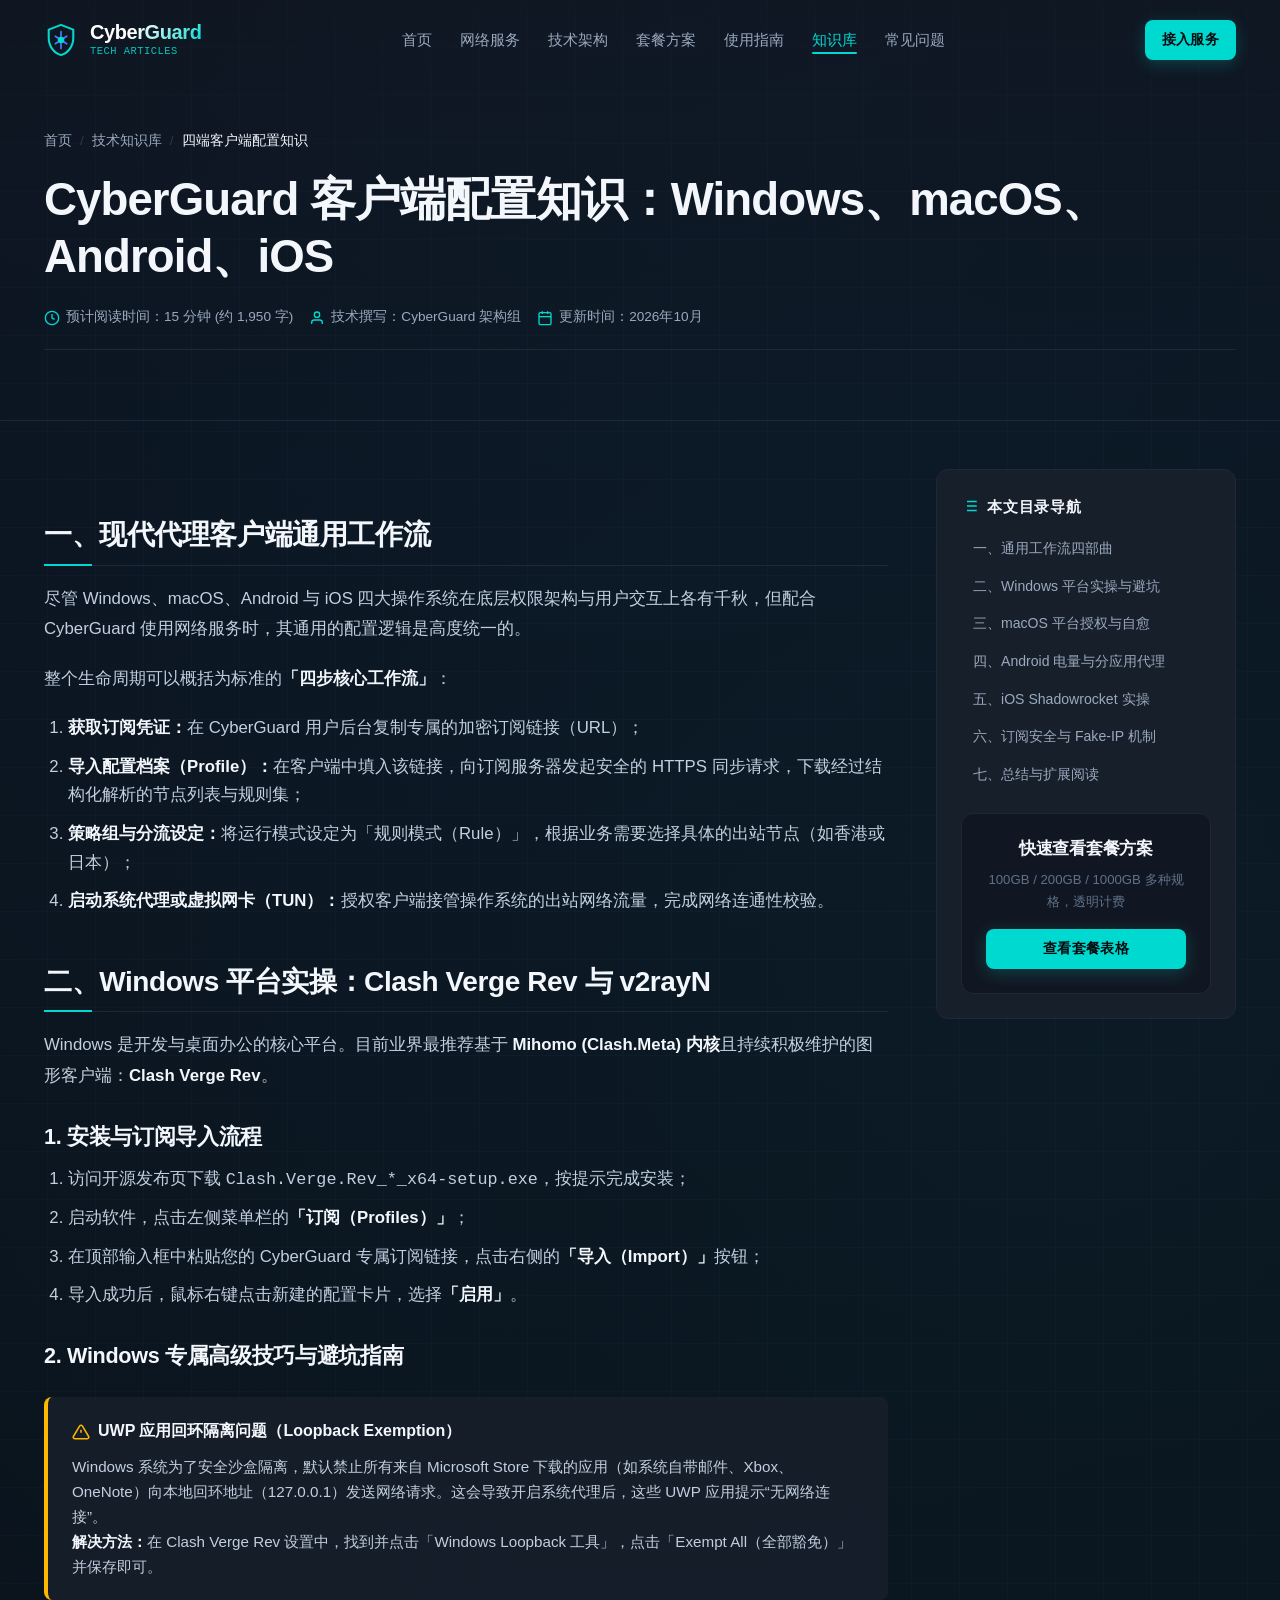
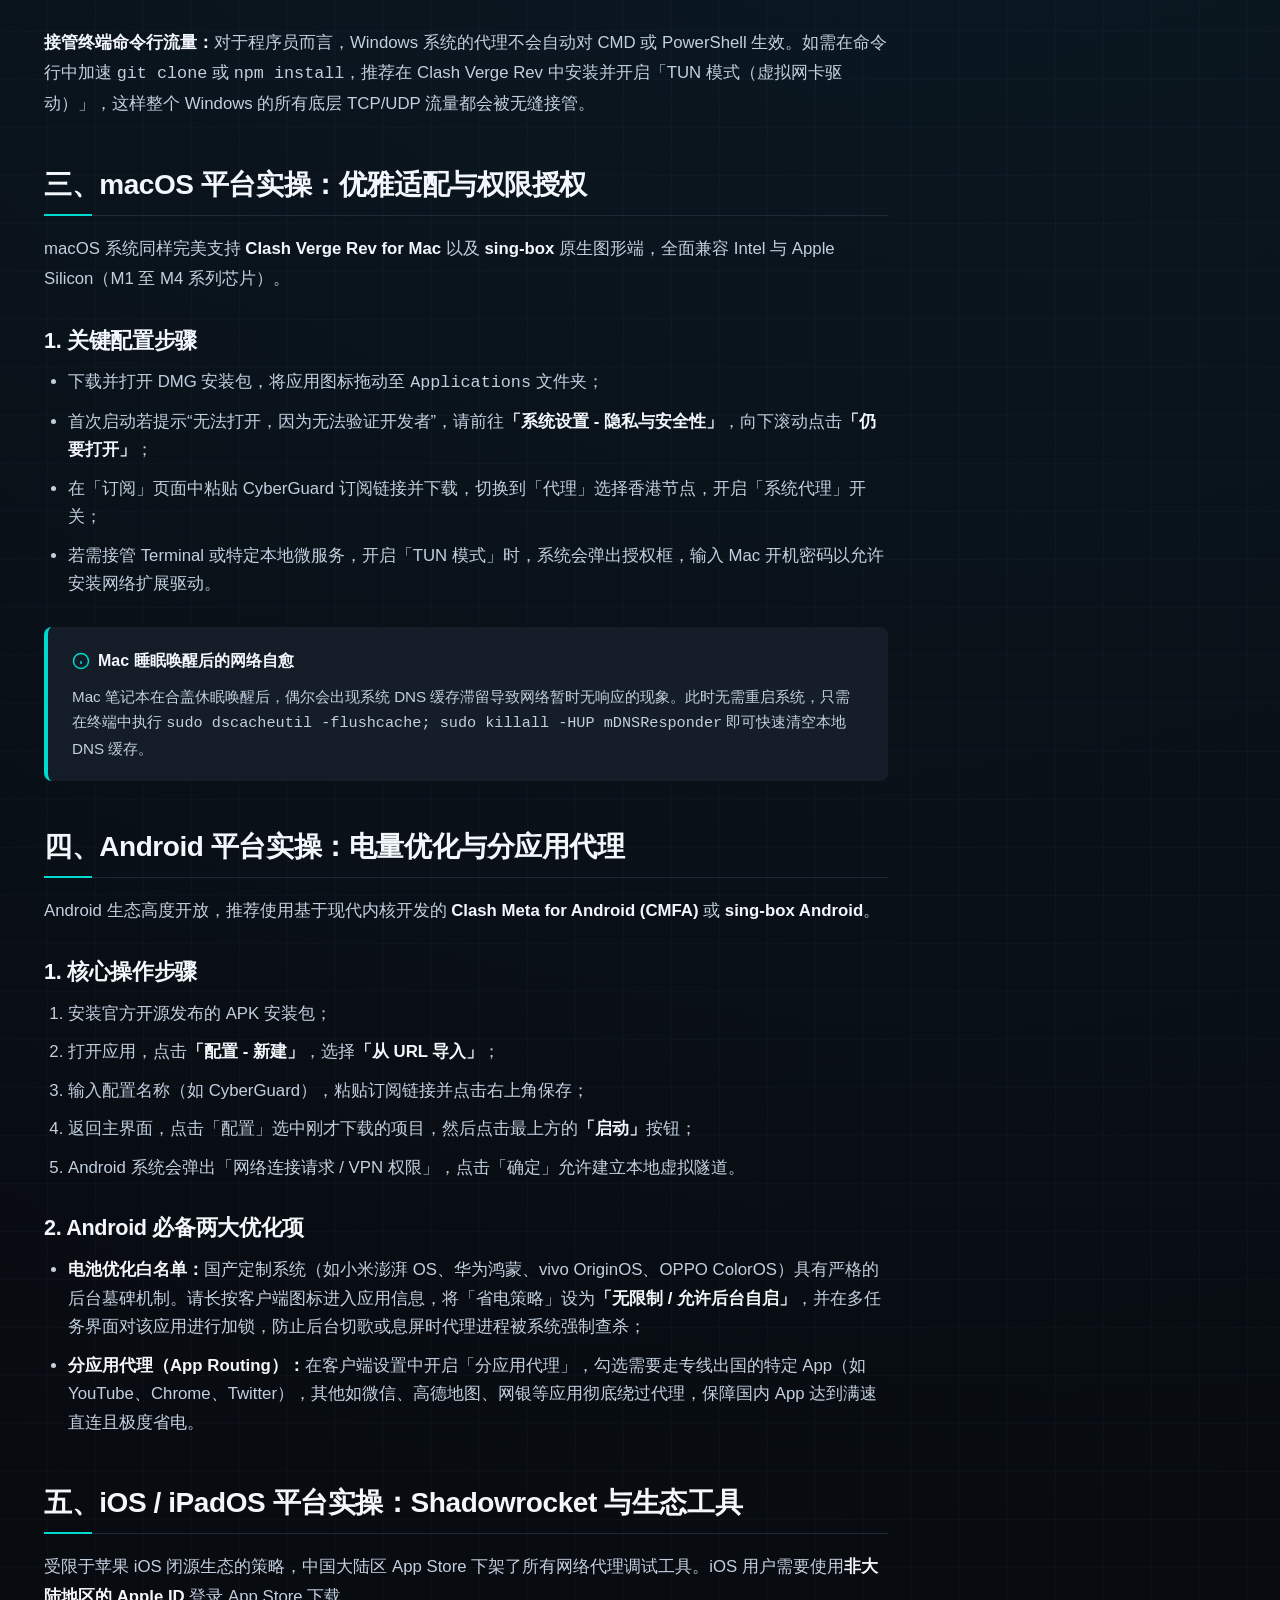
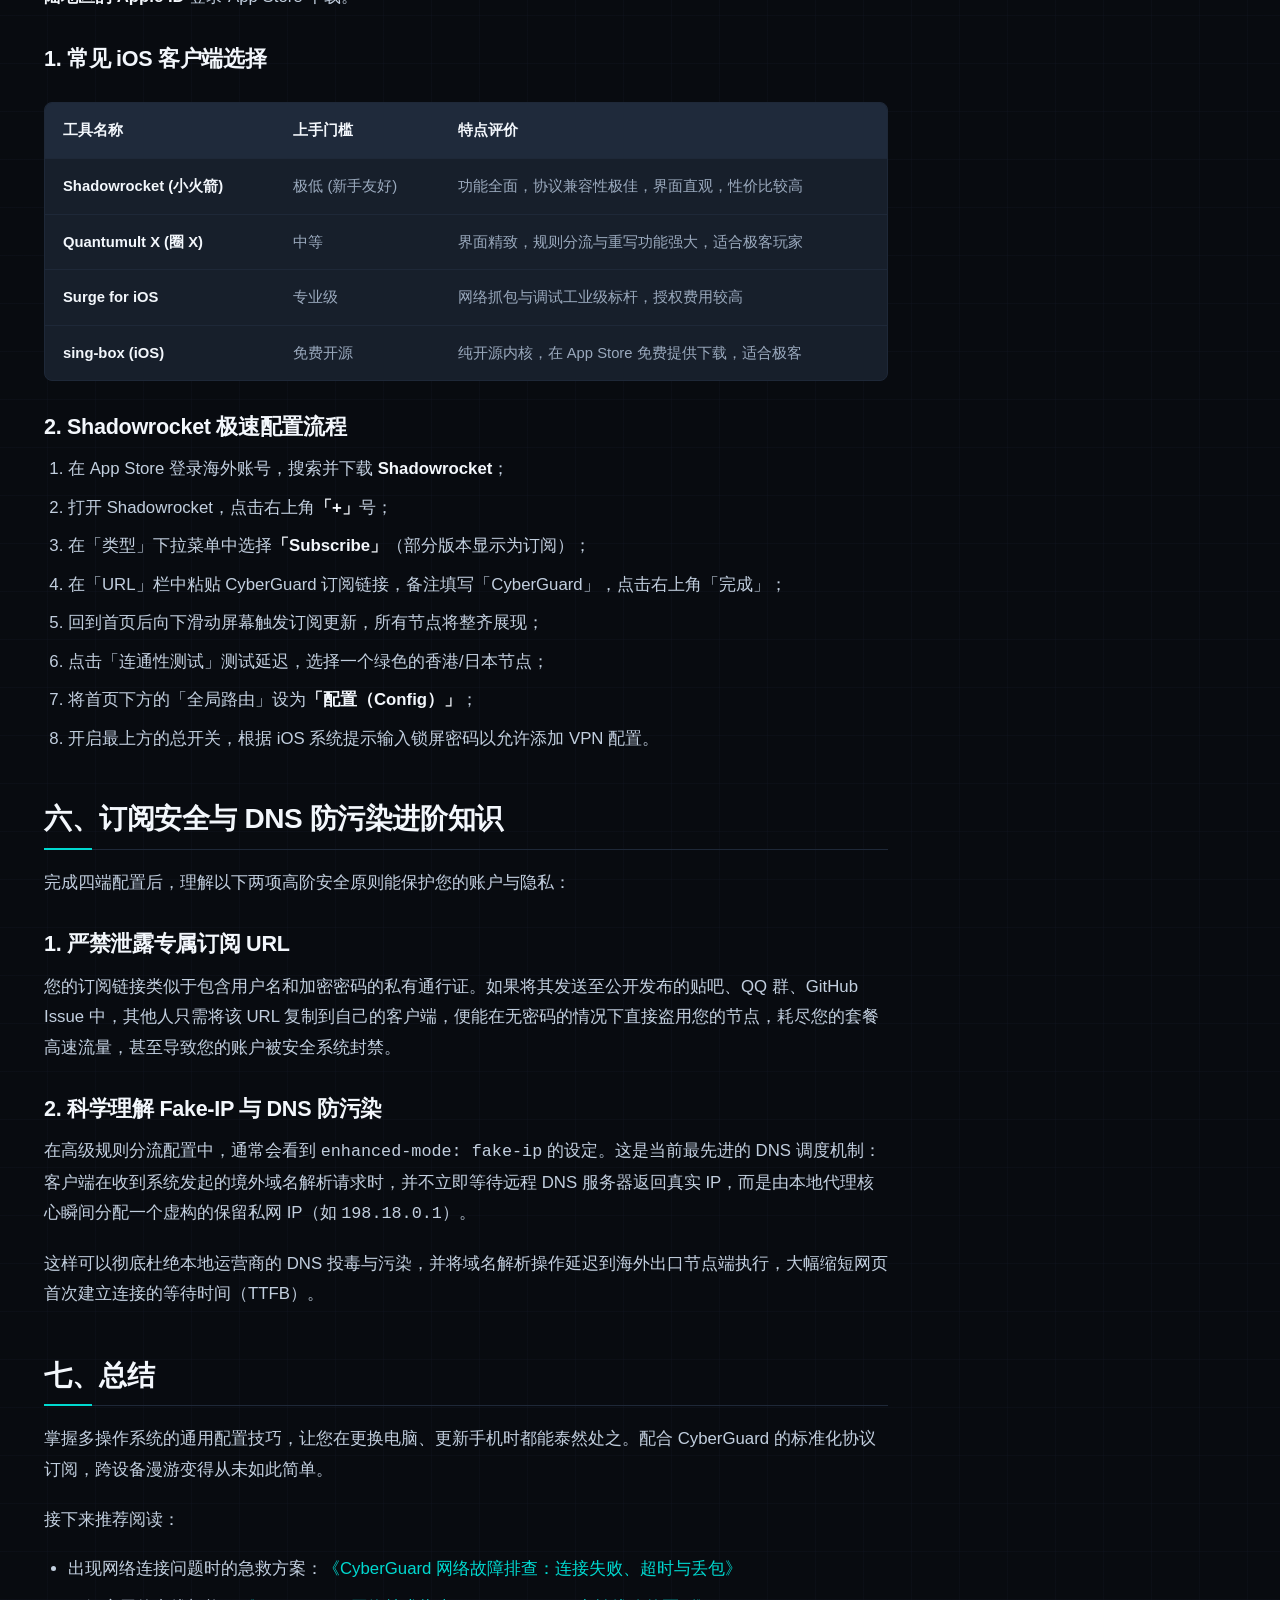
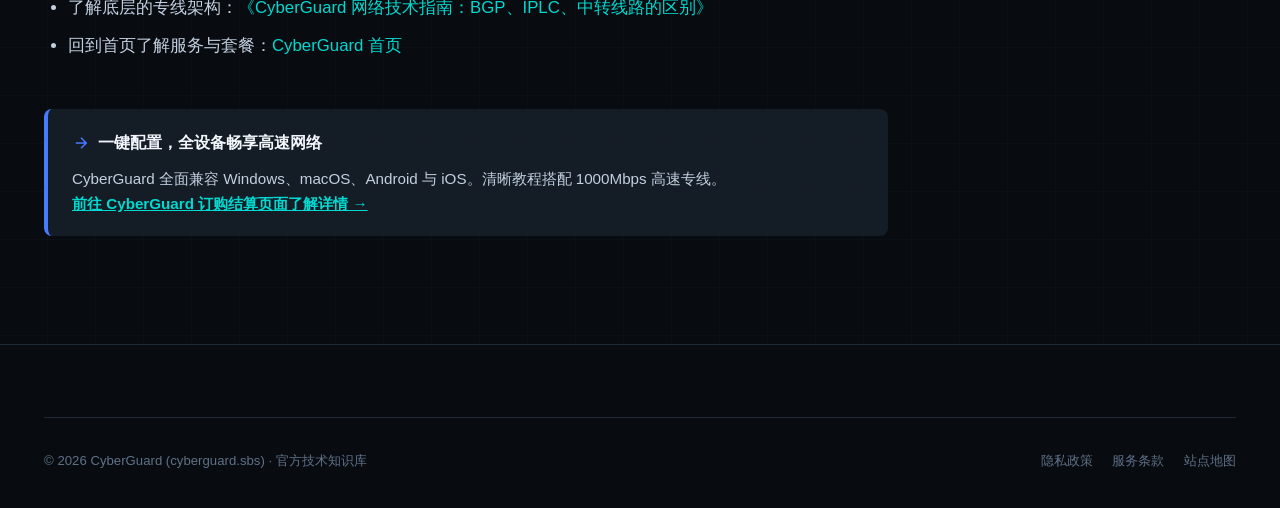
<file: articles/client-configuration-guide.html>
<!DOCTYPE html>
<html lang="zh-CN">
<head>
  <meta charset="utf-8">
  <meta name="viewport" content="width=device-width, initial-scale=1.0">
  <title>CyberGuard 客户端配置知识：Windows、macOS、Android、iOS - CyberGuard 知识库</title>
  <meta name="description" content="全平台客户端通用配置深度指南。详解 Windows (Clash Verge Rev)、macOS、Android 与 iOS (Shadowrocket) 订阅导入、TUN 虚拟网卡、分应用代理及 DNS 防污染设置。">
  <meta name="keywords" content="CyberGuard, 客户端配置, Clash Verge Rev, Shadowrocket, sing-box, v2rayN, TUN模式, 订阅导入, DNS防泄漏">
  <link rel="canonical" href="https://cyberguard.sbs/articles/client-configuration-guide.html">
  <meta name="robots" content="index, follow, max-image-preview:large, max-snippet:-1, max-video-preview:-1">
  <link rel="icon" type="image/svg+xml" href="../favicon.svg">
  <link rel="alternate icon" type="image/x-icon" href="../favicon.ico">
  <link rel="apple-touch-icon" href="../favicon.png">

  <!-- Open Graph -->
  <meta property="og:type" content="article">
  <meta property="og:locale" content="zh_CN">
  <meta property="og:site_name" content="CyberGuard 知识库">
  <meta property="og:url" content="https://cyberguard.sbs/articles/client-configuration-guide.html">
  <meta property="og:title" content="CyberGuard 客户端配置知识：Windows、macOS、Android、iOS">
  <meta property="og:description" content="全平台客户端通用配置深度指南，详解四大系统订阅导入与网络调试实操。">

  <!-- Stylesheets -->
  <link rel="stylesheet" href="../css/style.css">
  <link rel="stylesheet" href="../css/article.css">

  <!-- Structured Data JSON-LD -->
  <script type="application/ld+json">
  {
    "@context": "https://schema.org",
    "@type": "TechArticle",
    "headline": "CyberGuard 客户端配置知识：Windows、macOS、Android、iOS",
    "description": "全平台客户端通用配置深度指南，详解四大系统订阅导入与网络调试实操。",
    "inLanguage": "zh-CN",
    "mainEntityOfPage": "https://cyberguard.sbs/articles/client-configuration-guide.html",
    "author": {
      "@type": "Organization",
      "name": "CyberGuard Network Engineering Team"
    },
    "publisher": {
      "@type": "Organization",
      "name": "CyberGuard",
      "url": "https://cyberguard.sbs/"
    },
    "datePublished": "2026-10-24T09:00:00+08:00",
    "dateModified": "2026-10-26T12:00:00+08:00"
  }
  </script>
</head>
<body>
  <div class="reading-progress-bar"></div>

  <!-- Header -->
  <header class="site-header scrolled">
    <div class="container header-inner">
      <a href="../index.html" class="brand-logo" aria-label="CyberGuard 首页">
        <div class="brand-shield" aria-hidden="true">
          <svg viewBox="0 0 36 36" fill="none" xmlns="http://www.w3.org/2000/svg">
            <path d="M18 2L5 7V16C5 24.5 10.5 31.8 18 34C25.5 31.8 31 24.5 31 16V7L18 2Z" stroke="#00D9D0" stroke-width="2.2" stroke-linecap="round" stroke-linejoin="round"/>
            <path d="M18 9V27M12 14L24 22M12 22L24 14" stroke="#477BFF" stroke-width="1.8" stroke-linecap="round"/>
            <circle cx="18" cy="18" r="3.5" fill="#00D9D0"/>
          </svg>
        </div>
        <div class="brand-name">
          <span>CyberGuard</span>
          <span class="brand-badge">TECH ARTICLES</span>
        </div>
      </a>

      <nav aria-label="主导航">
        <ul class="nav-menu">
          <li><a href="../index.html#hero" class="nav-link">首页</a></li>
          <li><a href="../index.html#services" class="nav-link">网络服务</a></li>
          <li><a href="../index.html#architecture" class="nav-link">技术架构</a></li>
          <li><a href="../index.html#pricing" class="nav-link">套餐方案</a></li>
          <li><a href="../index.html#guide" class="nav-link">使用指南</a></li>
          <li><a href="../index.html#articles" class="nav-link active">知识库</a></li>
          <li><a href="../index.html#faq" class="nav-link">常见问题</a></li>
        </ul>
      </nav>

      <div class="header-actions">
        <a href="https://varnexa.lingdongaff.com/#/?code=HHoxxHGa" target="_blank" rel="sponsored noopener noreferrer" class="btn btn-primary btn-sm">
          <span>接入服务</span>
        </a>
      </div>
    </div>
  </header>

  <!-- Article Hero -->
  <section class="article-hero">
    <div class="container">
      <nav class="breadcrumbs" aria-label="面包屑导航">
        <a href="../index.html">首页</a>
        <span class="separator">/</span>
        <a href="../index.html#articles">技术知识库</a>
        <span class="separator">/</span>
        <span class="current">四端客户端配置知识</span>
      </nav>

      <div class="article-header">
        <h1 class="article-h1">CyberGuard 客户端配置知识：Windows、macOS、Android、iOS</h1>
        <div class="article-meta-bar">
          <div class="article-meta-item">
            <svg viewBox="0 0 24 24" fill="none" stroke="currentColor" stroke-width="2"><circle cx="12" cy="12" r="10"></circle><polyline points="12 6 12 12 16 14"></polyline></svg>
            <span>预计阅读时间：15 分钟 (约 1,950 字)</span>
          </div>
          <div class="article-meta-item">
            <svg viewBox="0 0 24 24" fill="none" stroke="currentColor" stroke-width="2"><path d="M20 21v-2a4 4 0 0 0-4-4H8a4 4 0 0 0-4 4v2"></path><circle cx="12" cy="7" r="4"></circle></svg>
            <span>技术撰写：CyberGuard 架构组</span>
          </div>
          <div class="article-meta-item">
            <svg viewBox="0 0 24 24" fill="none" stroke="currentColor" stroke-width="2"><rect x="3" y="4" width="18" height="18" rx="2" ry="2"></rect><line x1="16" y1="2" x2="16" y2="6"></line><line x1="8" y1="2" x2="8" y2="6"></line><line x1="3" y1="10" x2="21" y2="10"></line></svg>
            <span>更新时间：2026年10月</span>
          </div>
        </div>
      </div>
    </div>
  </section>

  <!-- Main Article Body -->
  <main class="container">
    <div class="article-layout">
      <!-- Article Content Column -->
      <article class="article-body">
        <section id="guide-overview">
          <h2>一、现代代理客户端通用工作流</h2>
          <p>
            尽管 Windows、macOS、Android 与 iOS 四大操作系统在底层权限架构与用户交互上各有千秋，但配合 CyberGuard 使用网络服务时，其通用的配置逻辑是高度统一的。
          </p>
          <p>
            整个生命周期可以概括为标准的<strong>「四步核心工作流」</strong>：
          </p>
          <ol>
            <li><strong>获取订阅凭证：</strong>在 CyberGuard 用户后台复制专属的加密订阅链接（URL）；</li>
            <li><strong>导入配置档案（Profile）：</strong>在客户端中填入该链接，向订阅服务器发起安全的 HTTPS 同步请求，下载经过结构化解析的节点列表与规则集；</li>
            <li><strong>策略组与分流设定：</strong>将运行模式设定为「规则模式（Rule）」，根据业务需要选择具体的出站节点（如香港或日本）；</li>
            <li><strong>启动系统代理或虚拟网卡（TUN）：</strong>授权客户端接管操作系统的出站网络流量，完成网络连通性校验。</li>
          </ol>
        </section>

        <section id="windows-guide">
          <h2>二、Windows 平台实操：Clash Verge Rev 与 v2rayN</h2>
          <p>
            Windows 是开发与桌面办公的核心平台。目前业界最推荐基于 <strong>Mihomo (Clash.Meta) 内核</strong>且持续积极维护的图形客户端：<strong>Clash Verge Rev</strong>。
          </p>

          <h3>1. 安装与订阅导入流程</h3>
          <ol>
            <li>访问开源发布页下载 <code>Clash.Verge.Rev_*_x64-setup.exe</code>，按提示完成安装；</li>
            <li>启动软件，点击左侧菜单栏的<strong>「订阅（Profiles）」</strong>；</li>
            <li>在顶部输入框中粘贴您的 CyberGuard 专属订阅链接，点击右侧的<strong>「导入（Import）」</strong>按钮；</li>
            <li>导入成功后，鼠标右键点击新建的配置卡片，选择<strong>「启用」</strong>。</li>
          </ol>

          <h3>2. Windows 专属高级技巧与避坑指南</h3>
          <div class="callout callout-warning">
            <div class="callout-title">
              <svg viewBox="0 0 24 24" fill="none" stroke="currentColor" stroke-width="2"><path d="M10.29 3.86L1.82 18a2 2 0 0 0 1.71 3h16.94a2 2 0 0 0 1.71-3L13.71 3.86a2 2 0 0 0-3.42 0z"></path><line x1="12" y1="9" x2="12" y2="13"></line><line x1="12" y1="17" x2="12.01" y2="17"></line></svg>
              <span>UWP 应用回环隔离问题（Loopback Exemption）</span>
            </div>
            <p>
              Windows 系统为了安全沙盒隔离，默认禁止所有来自 Microsoft Store 下载的应用（如系统自带邮件、Xbox、OneNote）向本地回环地址（127.0.0.1）发送网络请求。这会导致开启系统代理后，这些 UWP 应用提示“无网络连接”。<br>
              <strong>解决方法：</strong>在 Clash Verge Rev 设置中，找到并点击「Windows Loopback 工具」，点击「Exempt All（全部豁免）」并保存即可。
            </p>
          </div>
          <p>
            <strong>接管终端命令行流量：</strong>对于程序员而言，Windows 系统的代理不会自动对 CMD 或 PowerShell 生效。如需在命令行中加速 <code>git clone</code> 或 <code>npm install</code>，推荐在 Clash Verge Rev 中安装并开启「TUN 模式（虚拟网卡驱动）」，这样整个 Windows 的所有底层 TCP/UDP 流量都会被无缝接管。
          </p>
        </section>

        <section id="macos-guide">
          <h2>三、macOS 平台实操：优雅适配与权限授权</h2>
          <p>
            macOS 系统同样完美支持 <strong>Clash Verge Rev for Mac</strong> 以及 <strong>sing-box</strong> 原生图形端，全面兼容 Intel 与 Apple Silicon（M1 至 M4 系列芯片）。
          </p>

          <h3>1. 关键配置步骤</h3>
          <ul>
            <li>下载并打开 DMG 安装包，将应用图标拖动至 <code>Applications</code> 文件夹；</li>
            <li>首次启动若提示“无法打开，因为无法验证开发者”，请前往<strong>「系统设置 - 隐私与安全性」</strong>，向下滚动点击<strong>「仍要打开」</strong>；</li>
            <li>在「订阅」页面中粘贴 CyberGuard 订阅链接并下载，切换到「代理」选择香港节点，开启「系统代理」开关；</li>
            <li>若需接管 Terminal 或特定本地微服务，开启「TUN 模式」时，系统会弹出授权框，输入 Mac 开机密码以允许安装网络扩展驱动。</li>
          </ul>

          <div class="callout callout-info">
            <div class="callout-title">
              <svg viewBox="0 0 24 24" fill="none" stroke="currentColor" stroke-width="2"><circle cx="12" cy="12" r="10"></circle><line x1="12" y1="16" x2="12" y2="12"></line><line x1="12" y1="8" x2="12.01" y2="8"></line></svg>
              <span>Mac 睡眠唤醒后的网络自愈</span>
            </div>
            <p>
              Mac 笔记本在合盖休眠唤醒后，偶尔会出现系统 DNS 缓存滞留导致网络暂时无响应的现象。此时无需重启系统，只需在终端中执行 <code>sudo dscacheutil -flushcache; sudo killall -HUP mDNSResponder</code> 即可快速清空本地 DNS 缓存。
            </p>
          </div>
        </section>

        <section id="android-guide">
          <h2>四、Android 平台实操：电量优化与分应用代理</h2>
          <p>
            Android 生态高度开放，推荐使用基于现代内核开发的 <strong>Clash Meta for Android (CMFA)</strong> 或 <strong>sing-box Android</strong>。
          </p>

          <h3>1. 核心操作步骤</h3>
          <ol>
            <li>安装官方开源发布的 APK 安装包；</li>
            <li>打开应用，点击<strong>「配置 - 新建」</strong>，选择<strong>「从 URL 导入」</strong>；</li>
            <li>输入配置名称（如 CyberGuard），粘贴订阅链接并点击右上角保存；</li>
            <li>返回主界面，点击「配置」选中刚才下载的项目，然后点击最上方的<strong>「启动」</strong>按钮；</li>
            <li>Android 系统会弹出「网络连接请求 / VPN 权限」，点击「确定」允许建立本地虚拟隧道。</li>
          </ol>

          <h3>2. Android 必备两大优化项</h3>
          <ul>
            <li><strong>电池优化白名单：</strong>国产定制系统（如小米澎湃 OS、华为鸿蒙、vivo OriginOS、OPPO ColorOS）具有严格的后台墓碑机制。请长按客户端图标进入应用信息，将「省电策略」设为<strong>「无限制 / 允许后台自启」</strong>，并在多任务界面对该应用进行加锁，防止后台切歌或息屏时代理进程被系统强制查杀；</li>
            <li><strong>分应用代理（App Routing）：</strong>在客户端设置中开启「分应用代理」，勾选需要走专线出国的特定 App（如 YouTube、Chrome、Twitter），其他如微信、高德地图、网银等应用彻底绕过代理，保障国内 App 达到满速直连且极度省电。</li>
          </ul>
        </section>

        <section id="ios-guide">
          <h2>五、iOS / iPadOS 平台实操：Shadowrocket 与生态工具</h2>
          <p>
            受限于苹果 iOS 闭源生态的策略，中国大陆区 App Store 下架了所有网络代理调试工具。iOS 用户需要使用<strong>非大陆地区的 Apple ID</strong> 登录 App Store 下载。
          </p>

          <h3>1. 常见 iOS 客户端选择</h3>
          <div class="article-table-wrap">
            <table class="article-table">
              <thead>
                <tr>
                  <th>工具名称</th>
                  <th>上手门槛</th>
                  <th>特点评价</th>
                </tr>
              </thead>
              <tbody>
                <tr>
                  <td><strong>Shadowrocket (小火箭)</strong></td>
                  <td>极低 (新手友好)</td>
                  <td>功能全面，协议兼容性极佳，界面直观，性价比较高</td>
                </tr>
                <tr>
                  <td><strong>Quantumult X (圈 X)</strong></td>
                  <td>中等</td>
                  <td>界面精致，规则分流与重写功能强大，适合极客玩家</td>
                </tr>
                <tr>
                  <td><strong>Surge for iOS</strong></td>
                  <td>专业级</td>
                  <td>网络抓包与调试工业级标杆，授权费用较高</td>
                </tr>
                <tr>
                  <td><strong>sing-box (iOS)</strong></td>
                  <td>免费开源</td>
                  <td>纯开源内核，在 App Store 免费提供下载，适合极客</td>
                </tr>
              </tbody>
            </table>
          </div>

          <h3>2. Shadowrocket 极速配置流程</h3>
          <ol>
            <li>在 App Store 登录海外账号，搜索并下载 <strong>Shadowrocket</strong>；</li>
            <li>打开 Shadowrocket，点击右上角<strong>「+」</strong>号；</li>
            <li>在「类型」下拉菜单中选择<strong>「Subscribe」</strong>（部分版本显示为订阅）；</li>
            <li>在「URL」栏中粘贴 CyberGuard 订阅链接，备注填写「CyberGuard」，点击右上角「完成」；</li>
            <li>回到首页后向下滑动屏幕触发订阅更新，所有节点将整齐展现；</li>
            <li>点击「连通性测试」测试延迟，选择一个绿色的香港/日本节点；</li>
            <li>将首页下方的「全局路由」设为<strong>「配置（Config）」</strong>；</li>
            <li>开启最上方的总开关，根据 iOS 系统提示输入锁屏密码以允许添加 VPN 配置。</li>
          </ol>
        </section>

        <section id="security-dns">
          <h2>六、订阅安全与 DNS 防污染进阶知识</h2>
          <p>
            完成四端配置后，理解以下两项高阶安全原则能保护您的账户与隐私：
          </p>

          <h3>1. 严禁泄露专属订阅 URL</h3>
          <p>
            您的订阅链接类似于包含用户名和加密密码的私有通行证。如果将其发送至公开发布的贴吧、QQ 群、GitHub Issue 中，其他人只需将该 URL 复制到自己的客户端，便能在无密码的情况下直接盗用您的节点，耗尽您的套餐高速流量，甚至导致您的账户被安全系统封禁。
          </p>

          <h3>2. 科学理解 Fake-IP 与 DNS 防污染</h3>
          <p>
            在高级规则分流配置中，通常会看到 <code>enhanced-mode: fake-ip</code> 的设定。这是当前最先进的 DNS 调度机制：客户端在收到系统发起的境外域名解析请求时，并不立即等待远程 DNS 服务器返回真实 IP，而是由本地代理核心瞬间分配一个虚构的保留私网 IP（如 <code>198.18.0.1</code>）。
          </p>
          <p>
            这样可以彻底杜绝本地运营商的 DNS 投毒与污染，并将域名解析操作延迟到海外出口节点端执行，大幅缩短网页首次建立连接的等待时间（TTFB）。
          </p>
        </section>

        <section id="article-summary-5">
          <h2>七、总结</h2>
          <p>
            掌握多操作系统的通用配置技巧，让您在更换电脑、更新手机时都能泰然处之。配合 CyberGuard 的标准化协议订阅，跨设备漫游变得从未如此简单。
          </p>
          <p>
            接下来推荐阅读：
          </p>
          <ul>
            <li>出现网络连接问题时的急救方案：<a href="troubleshooting-guide.html">《CyberGuard 网络故障排查：连接失败、超时与丢包》</a></li>
            <li>了解底层的专线架构：<a href="bgp-iplc-transit-comparison.html">《CyberGuard 网络技术指南：BGP、IPLC、中转线路的区别》</a></li>
            <li>回到首页了解服务与套餐：<a href="../index.html">CyberGuard 首页</a></li>
          </ul>
        </section>

        <!-- CTA Box -->
        <div class="callout callout-blue" style="margin-top: 48px;">
          <div class="callout-title">
            <svg viewBox="0 0 24 24" fill="none" stroke="currentColor" stroke-width="2"><path d="M5 12h14M12 5l7 7-7 7"/></svg>
            <span>一键配置，全设备畅享高速网络</span>
          </div>
          <p>
            CyberGuard 全面兼容 Windows、macOS、Android 与 iOS。清晰教程搭配 1000Mbps 高速专线。<br>
            <a href="https://varnexa.lingdongaff.com/#/?code=HHoxxHGa" target="_blank" rel="sponsored noopener noreferrer" style="font-weight: 700; text-decoration: underline; color: var(--color-cyan);">前往 CyberGuard 订购结算页面了解详情 →</a>
          </p>
        </div>
      </article>

      <!-- Sidebar -->
      <aside class="article-sidebar">
        <div class="toc-sticky">
          <div class="toc-title">
            <svg viewBox="0 0 24 24" fill="none" stroke="currentColor" stroke-width="2"><line x1="8" y1="6" x2="21" y2="6"></line><line x1="8" y1="12" x2="21" y2="12"></line><line x1="8" y1="18" x2="21" y2="18"></line><line x1="3" y1="6" x2="3.01" y2="6"></line><line x1="3" y1="12" x2="3.01" y2="12"></line><line x1="3" y1="18" x2="3.01" y2="18"></line></svg>
            <span>本文目录导航</span>
          </div>
          <ul class="toc-list">
            <li class="toc-item"><a href="#guide-overview">一、通用工作流四部曲</a></li>
            <li class="toc-item"><a href="#windows-guide">二、Windows 平台实操与避坑</a></li>
            <li class="toc-item"><a href="#macos-guide">三、macOS 平台授权与自愈</a></li>
            <li class="toc-item"><a href="#android-guide">四、Android 电量与分应用代理</a></li>
            <li class="toc-item"><a href="#ios-guide">五、iOS Shadowrocket 实操</a></li>
            <li class="toc-item"><a href="#security-dns">六、订阅安全与 Fake-IP 机制</a></li>
            <li class="toc-item"><a href="#article-summary-5">七、总结与扩展阅读</a></li>
          </ul>

          <div class="sidebar-cta">
            <h4>快速查看套餐方案</h4>
            <p>100GB / 200GB / 1000GB 多种规格，透明计费</p>
            <a href="../index.html#pricing" class="btn btn-primary btn-sm" style="width: 100%;">查看套餐表格</a>
          </div>
        </div>
      </aside>
    </div>
  </main>

  <!-- Footer -->
  <footer class="site-footer">
    <div class="container">
      <div class="footer-bottom-bar">
        <div>
          <span>© 2026 CyberGuard (cyberguard.sbs) · 官方技术知识库</span>
        </div>
        <div>
          <a href="../privacy.html" style="color: var(--text-muted); margin-right: 16px;">隐私政策</a>
          <a href="../terms.html" style="color: var(--text-muted); margin-right: 16px;">服务条款</a>
          <a href="../sitemap.xml" style="color: var(--text-muted);">站点地图</a>
        </div>
      </div>
    </div>
  </footer>

  <script src="../js/main.js" defer></script>
</body>
</html>
</file>
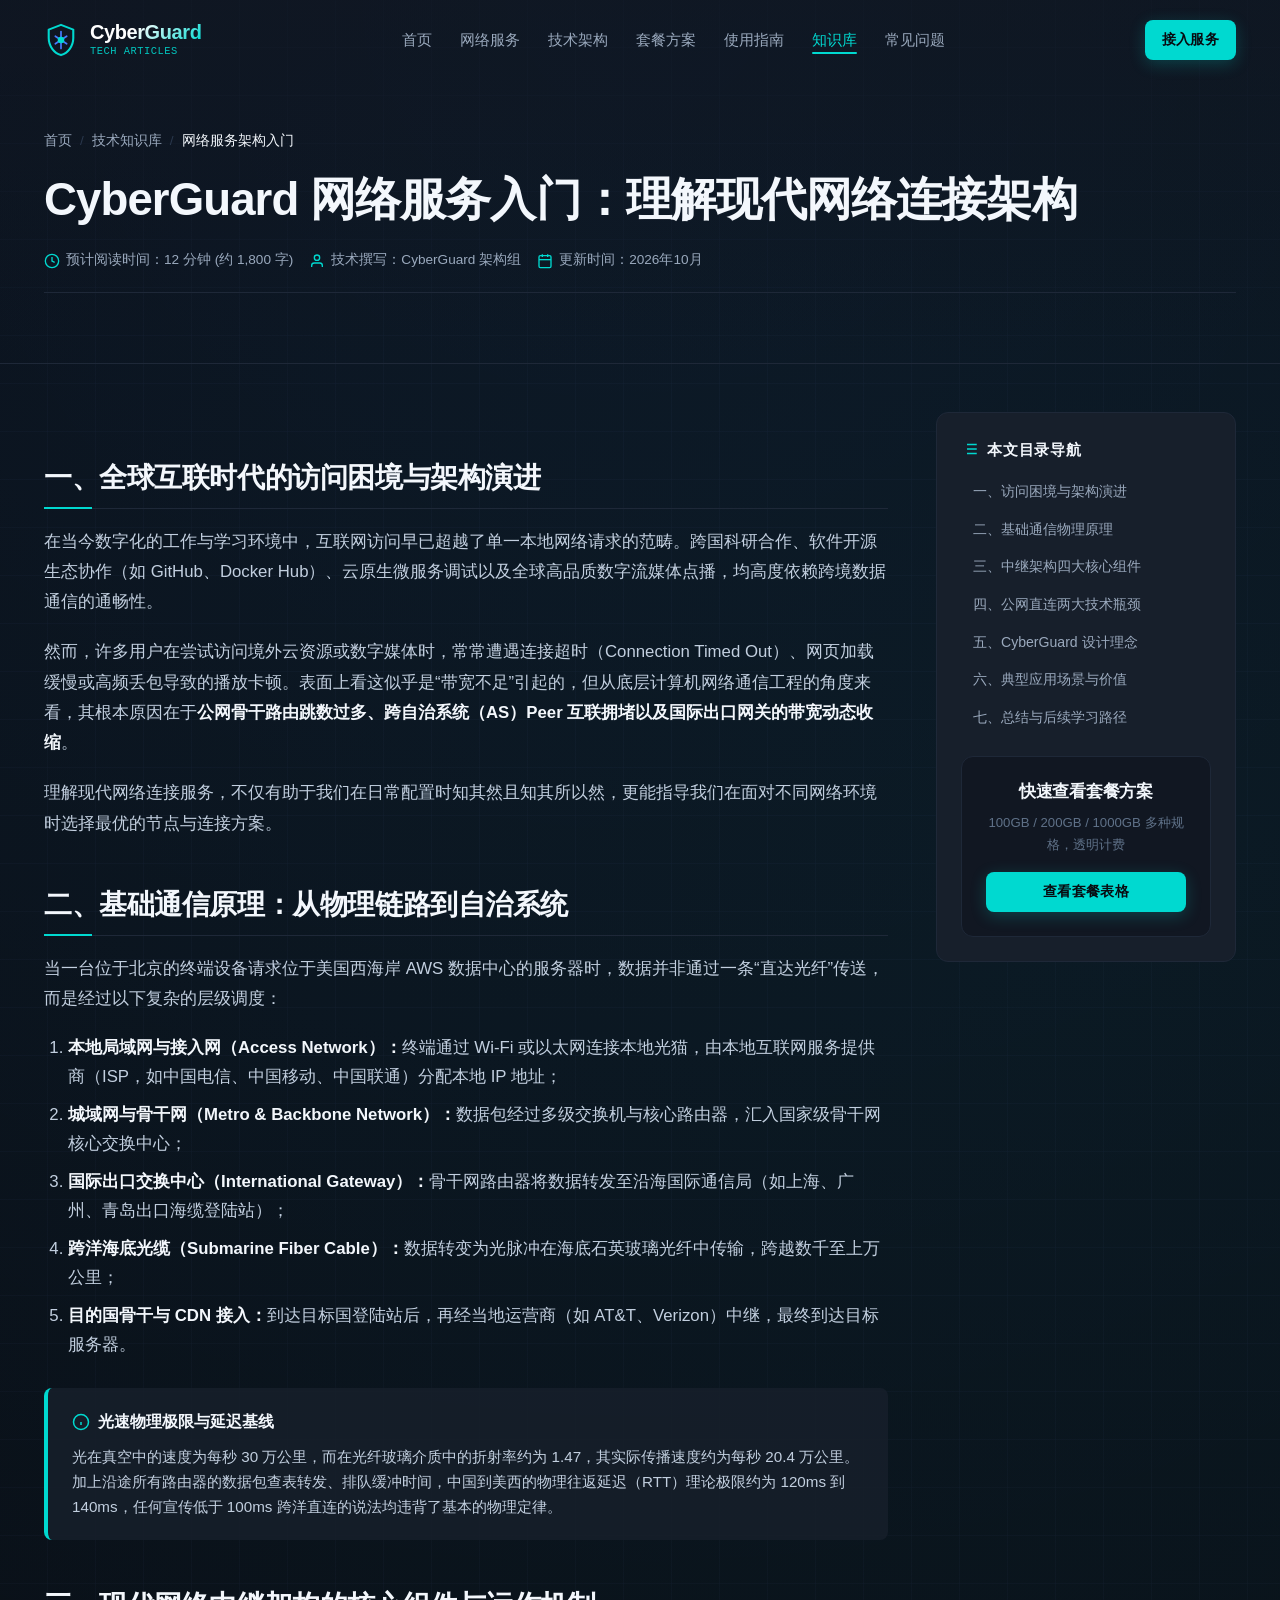
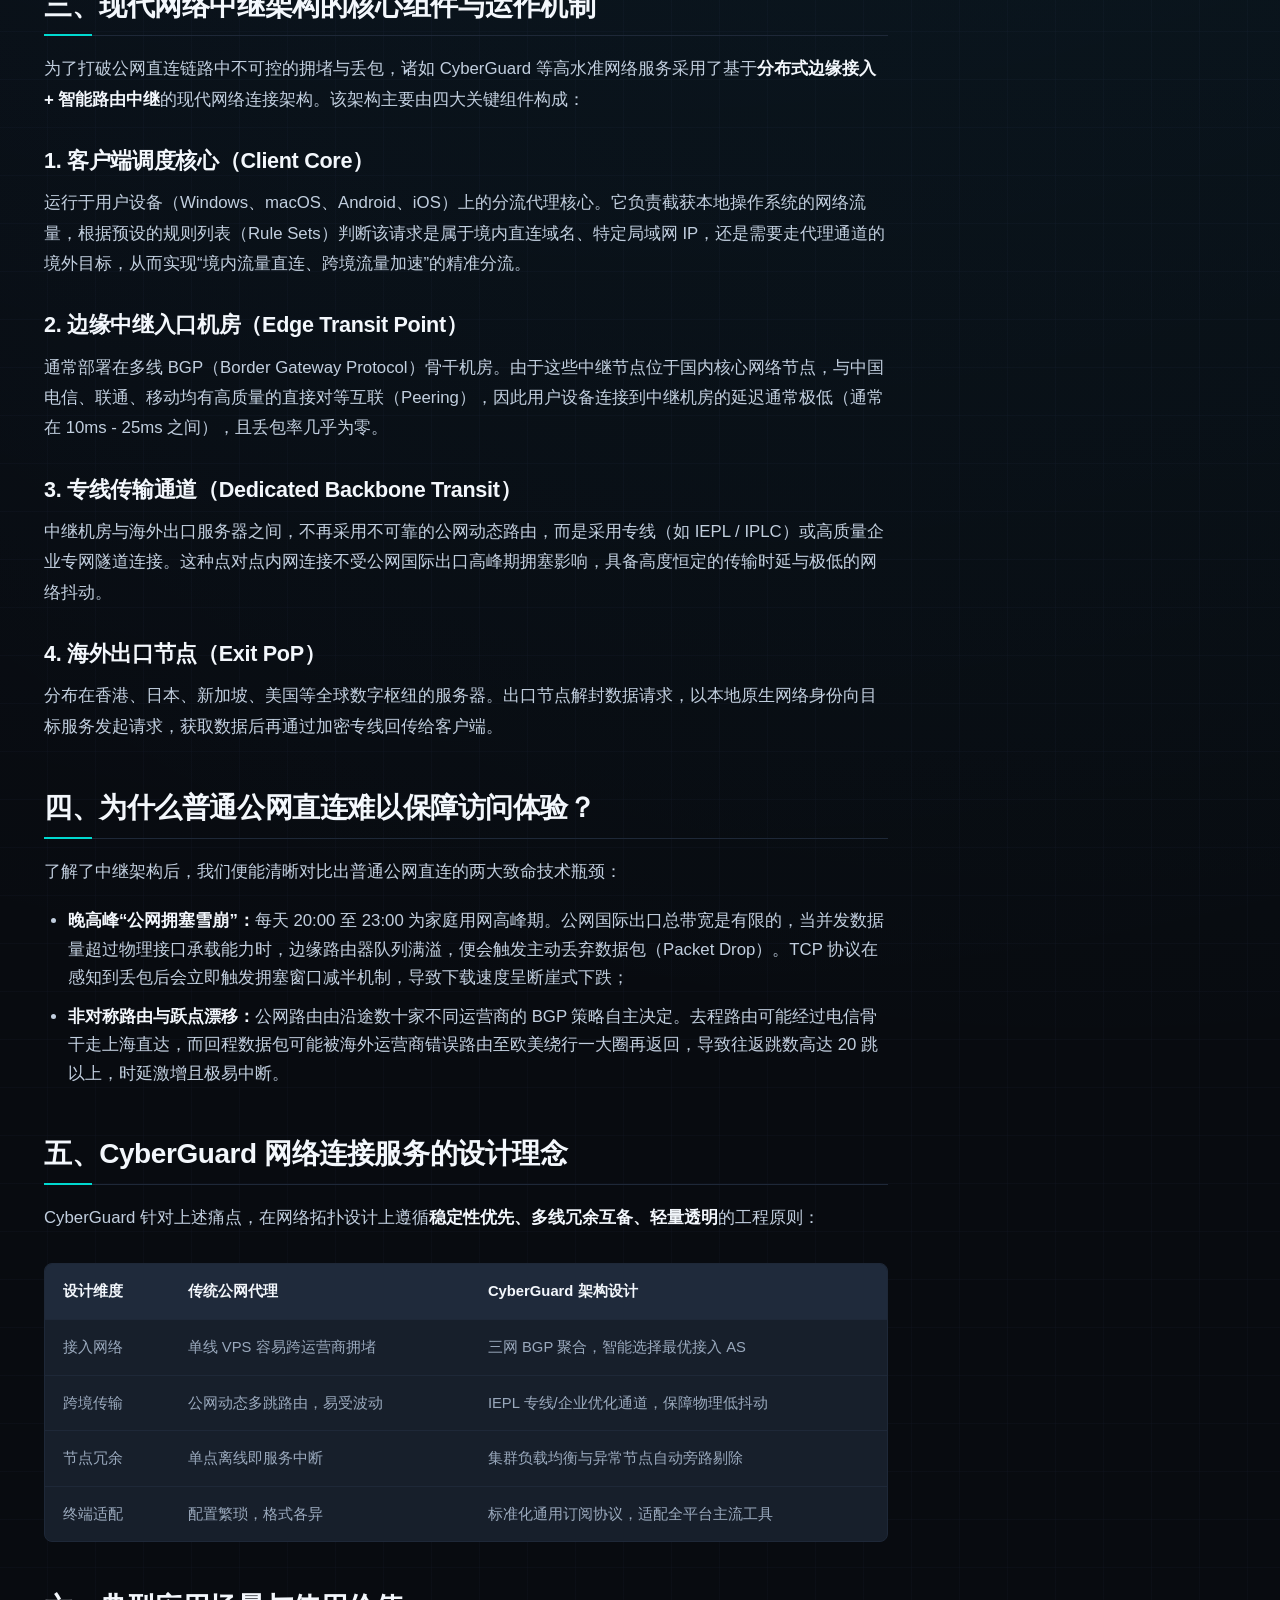
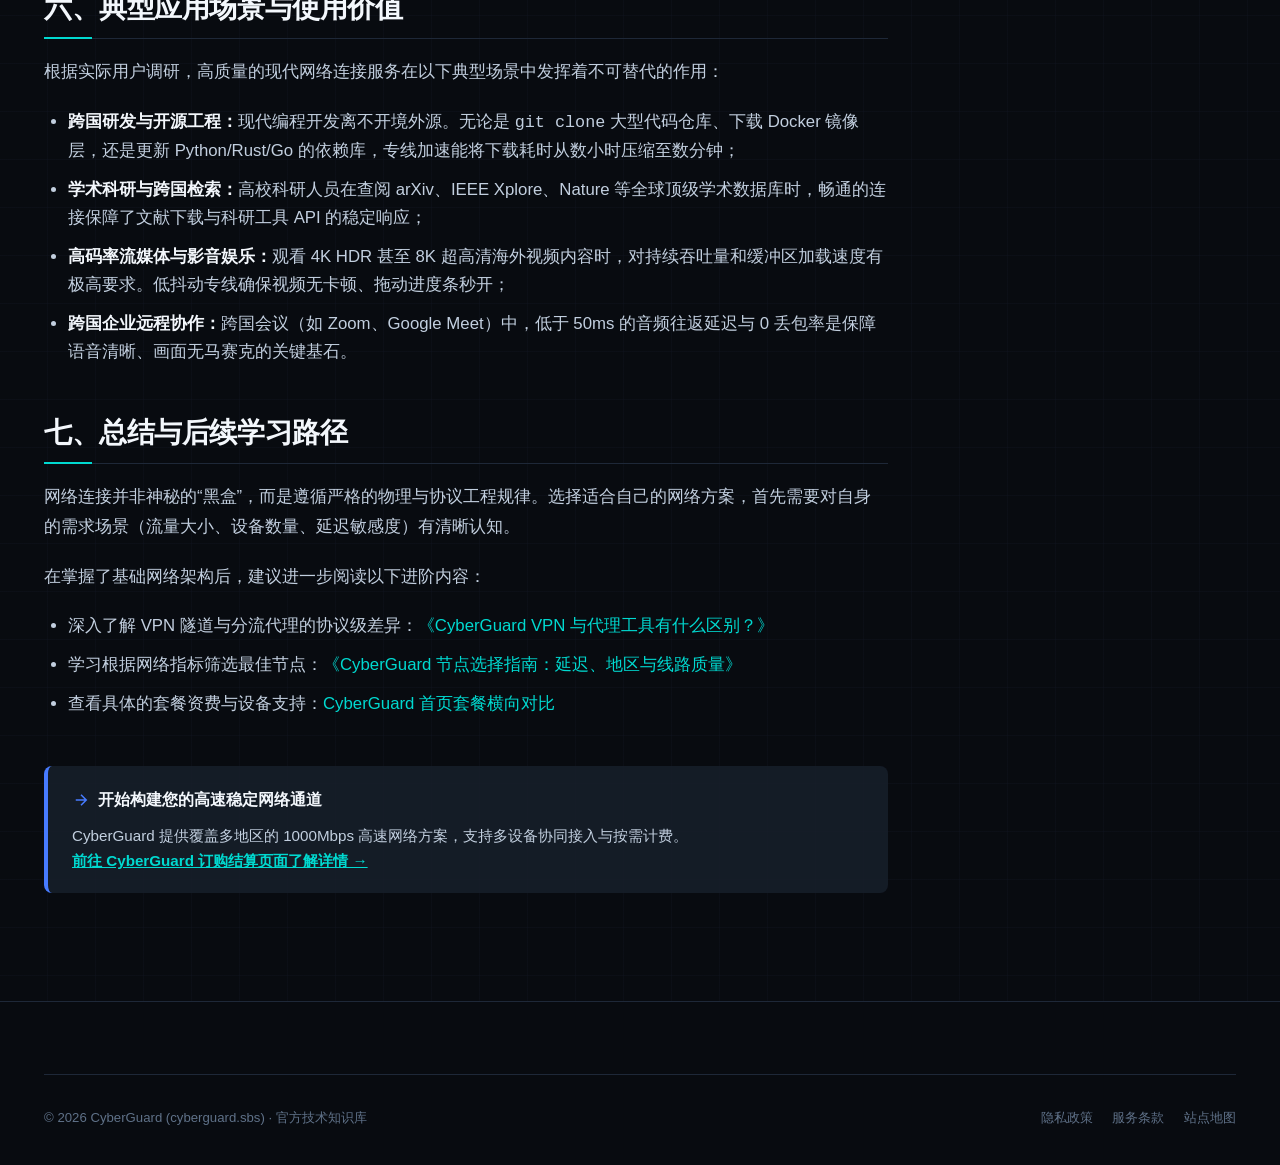
<file: articles/modern-network-architecture.html>
<!DOCTYPE html>
<html lang="zh-CN">
<head>
  <meta charset="utf-8">
  <meta name="viewport" content="width=device-width, initial-scale=1.0">
  <title>CyberGuard 网络服务入门：理解现代网络连接架构 - CyberGuard 知识库</title>
  <meta name="description" content="深入解析 CyberGuard 现代网络服务的基本通信原理、自治系统路由、边缘中继架构与典型应用场景，帮助用户全面理解网络连接底层的技术实现。">
  <meta name="keywords" content="CyberGuard, CyberGuard网络服务, 网络连接架构, 代理原理, 边界网关协议, 专线传输, 跨境网络加速">
  <link rel="canonical" href="https://cyberguard.sbs/articles/modern-network-architecture.html">
  <meta name="robots" content="index, follow, max-image-preview:large, max-snippet:-1, max-video-preview:-1">
  <link rel="icon" type="image/svg+xml" href="../favicon.svg">
  <link rel="alternate icon" type="image/x-icon" href="../favicon.ico">
  <link rel="apple-touch-icon" href="../favicon.png">

  <!-- Open Graph -->
  <meta property="og:type" content="article">
  <meta property="og:locale" content="zh_CN">
  <meta property="og:site_name" content="CyberGuard 知识库">
  <meta property="og:url" content="https://cyberguard.sbs/articles/modern-network-architecture.html">
  <meta property="og:title" content="CyberGuard 网络服务入门：理解现代网络连接架构">
  <meta property="og:description" content="深入解析 CyberGuard 现代网络服务的基本通信原理、自治系统路由、边缘中继架构与典型应用场景。">

  <!-- Stylesheets -->
  <link rel="stylesheet" href="../css/style.css">
  <link rel="stylesheet" href="../css/article.css">

  <!-- Structured Data JSON-LD -->
  <script type="application/ld+json">
  {
    "@context": "https://schema.org",
    "@type": "TechArticle",
    "headline": "CyberGuard 网络服务入门：理解现代网络连接架构",
    "description": "深入解析 CyberGuard 现代网络服务的基本通信原理、自治系统路由、边缘中继架构与典型应用场景。",
    "inLanguage": "zh-CN",
    "mainEntityOfPage": "https://cyberguard.sbs/articles/modern-network-architecture.html",
    "author": {
      "@type": "Organization",
      "name": "CyberGuard Network Engineering Team"
    },
    "publisher": {
      "@type": "Organization",
      "name": "CyberGuard",
      "url": "https://cyberguard.sbs/"
    },
    "datePublished": "2026-10-20T09:00:00+08:00",
    "dateModified": "2026-10-26T12:00:00+08:00"
  }
  </script>
</head>
<body>
  <!-- Reading Progress Bar -->
  <div class="reading-progress-bar"></div>

  <!-- Header -->
  <header class="site-header scrolled">
    <div class="container header-inner">
      <a href="../index.html" class="brand-logo" aria-label="CyberGuard 首页">
        <div class="brand-shield" aria-hidden="true">
          <svg viewBox="0 0 36 36" fill="none" xmlns="http://www.w3.org/2000/svg">
            <path d="M18 2L5 7V16C5 24.5 10.5 31.8 18 34C25.5 31.8 31 24.5 31 16V7L18 2Z" stroke="#00D9D0" stroke-width="2.2" stroke-linecap="round" stroke-linejoin="round"/>
            <path d="M18 9V27M12 14L24 22M12 22L24 14" stroke="#477BFF" stroke-width="1.8" stroke-linecap="round"/>
            <circle cx="18" cy="18" r="3.5" fill="#00D9D0"/>
          </svg>
        </div>
        <div class="brand-name">
          <span>CyberGuard</span>
          <span class="brand-badge">TECH ARTICLES</span>
        </div>
      </a>

      <nav aria-label="主导航">
        <ul class="nav-menu">
          <li><a href="../index.html#hero" class="nav-link">首页</a></li>
          <li><a href="../index.html#services" class="nav-link">网络服务</a></li>
          <li><a href="../index.html#architecture" class="nav-link">技术架构</a></li>
          <li><a href="../index.html#pricing" class="nav-link">套餐方案</a></li>
          <li><a href="../index.html#guide" class="nav-link">使用指南</a></li>
          <li><a href="../index.html#articles" class="nav-link active">知识库</a></li>
          <li><a href="../index.html#faq" class="nav-link">常见问题</a></li>
        </ul>
      </nav>

      <div class="header-actions">
        <a href="https://varnexa.lingdongaff.com/#/?code=HHoxxHGa" target="_blank" rel="sponsored noopener noreferrer" class="btn btn-primary btn-sm">
          <span>接入服务</span>
        </a>
      </div>
    </div>
  </header>

  <!-- Article Hero -->
  <section class="article-hero">
    <div class="container">
      <nav class="breadcrumbs" aria-label="面包屑导航">
        <a href="../index.html">首页</a>
        <span class="separator">/</span>
        <a href="../index.html#articles">技术知识库</a>
        <span class="separator">/</span>
        <span class="current">网络服务架构入门</span>
      </nav>

      <div class="article-header">
        <h1 class="article-h1">CyberGuard 网络服务入门：理解现代网络连接架构</h1>
        <div class="article-meta-bar">
          <div class="article-meta-item">
            <svg viewBox="0 0 24 24" fill="none" stroke="currentColor" stroke-width="2"><circle cx="12" cy="12" r="10"></circle><polyline points="12 6 12 12 16 14"></polyline></svg>
            <span>预计阅读时间：12 分钟 (约 1,800 字)</span>
          </div>
          <div class="article-meta-item">
            <svg viewBox="0 0 24 24" fill="none" stroke="currentColor" stroke-width="2"><path d="M20 21v-2a4 4 0 0 0-4-4H8a4 4 0 0 0-4 4v2"></path><circle cx="12" cy="7" r="4"></circle></svg>
            <span>技术撰写：CyberGuard 架构组</span>
          </div>
          <div class="article-meta-item">
            <svg viewBox="0 0 24 24" fill="none" stroke="currentColor" stroke-width="2"><rect x="3" y="4" width="18" height="18" rx="2" ry="2"></rect><line x1="16" y1="2" x2="16" y2="6"></line><line x1="8" y1="2" x2="8" y2="6"></line><line x1="3" y1="10" x2="21" y2="10"></line></svg>
            <span>更新时间：2026年10月</span>
          </div>
        </div>
      </div>
    </div>
  </section>

  <!-- Main Article Body -->
  <main class="container">
    <div class="article-layout">
      <!-- Article Content Column -->
      <article class="article-body">
        <section id="intro">
          <h2>一、全球互联时代的访问困境与架构演进</h2>
          <p>
            在当今数字化的工作与学习环境中，互联网访问早已超越了单一本地网络请求的范畴。跨国科研合作、软件开源生态协作（如 GitHub、Docker Hub）、云原生微服务调试以及全球高品质数字流媒体点播，均高度依赖跨境数据通信的通畅性。
          </p>
          <p>
            然而，许多用户在尝试访问境外云资源或数字媒体时，常常遭遇连接超时（Connection Timed Out）、网页加载缓慢或高频丢包导致的播放卡顿。表面上看这似乎是“带宽不足”引起的，但从底层计算机网络通信工程的角度来看，其根本原因在于<strong>公网骨干路由跳数过多、跨自治系统（AS）Peer 互联拥堵以及国际出口网关的带宽动态收缩</strong>。
          </p>
          <p>
            理解现代网络连接服务，不仅有助于我们在日常配置时知其然且知其所以然，更能指导我们在面对不同网络环境时选择最优的节点与连接方案。
          </p>
        </section>

        <section id="communication-principles">
          <h2>二、基础通信原理：从物理链路到自治系统</h2>
          <p>
            当一台位于北京的终端设备请求位于美国西海岸 AWS 数据中心的服务器时，数据并非通过一条“直达光纤”传送，而是经过以下复杂的层级调度：
          </p>
          <ol>
            <li><strong>本地局域网与接入网（Access Network）：</strong>终端通过 Wi-Fi 或以太网连接本地光猫，由本地互联网服务提供商（ISP，如中国电信、中国移动、中国联通）分配本地 IP 地址；</li>
            <li><strong>城域网与骨干网（Metro &amp; Backbone Network）：</strong>数据包经过多级交换机与核心路由器，汇入国家级骨干网核心交换中心；</li>
            <li><strong>国际出口交换中心（International Gateway）：</strong>骨干网路由器将数据转发至沿海国际通信局（如上海、广州、青岛出口海缆登陆站）；</li>
            <li><strong>跨洋海底光缆（Submarine Fiber Cable）：</strong>数据转变为光脉冲在海底石英玻璃光纤中传输，跨越数千至上万公里；</li>
            <li><strong>目的国骨干与 CDN 接入：</strong>到达目标国登陆站后，再经当地运营商（如 AT&amp;T、Verizon）中继，最终到达目标服务器。</li>
          </ol>

          <div class="callout callout-info">
            <div class="callout-title">
              <svg viewBox="0 0 24 24" fill="none" stroke="currentColor" stroke-width="2"><circle cx="12" cy="12" r="10"></circle><line x1="12" y1="16" x2="12" y2="12"></line><line x1="12" y1="8" x2="12.01" y2="8"></line></svg>
              <span>光速物理极限与延迟基线</span>
            </div>
            <p>
              光在真空中的速度为每秒 30 万公里，而在光纤玻璃介质中的折射率约为 1.47，其实际传播速度约为每秒 20.4 万公里。加上沿途所有路由器的数据包查表转发、排队缓冲时间，中国到美西的物理往返延迟（RTT）理论极限约为 120ms 到 140ms，任何宣传低于 100ms 跨洋直连的说法均违背了基本的物理定律。
            </p>
          </div>
        </section>

        <section id="core-components">
          <h2>三、现代网络中继架构的核心组件与运作机制</h2>
          <p>
            为了打破公网直连链路中不可控的拥堵与丢包，诸如 CyberGuard 等高水准网络服务采用了基于<strong>分布式边缘接入 + 智能路由中继</strong>的现代网络连接架构。该架构主要由四大关键组件构成：
          </p>

          <h3>1. 客户端调度核心（Client Core）</h3>
          <p>
            运行于用户设备（Windows、macOS、Android、iOS）上的分流代理核心。它负责截获本地操作系统的网络流量，根据预设的规则列表（Rule Sets）判断该请求是属于境内直连域名、特定局域网 IP，还是需要走代理通道的境外目标，从而实现“境内流量直连、跨境流量加速”的精准分流。
          </p>

          <h3>2. 边缘中继入口机房（Edge Transit Point）</h3>
          <p>
            通常部署在多线 BGP（Border Gateway Protocol）骨干机房。由于这些中继节点位于国内核心网络节点，与中国电信、联通、移动均有高质量的直接对等互联（Peering），因此用户设备连接到中继机房的延迟通常极低（通常在 10ms - 25ms 之间），且丢包率几乎为零。
          </p>

          <h3>3. 专线传输通道（Dedicated Backbone Transit）</h3>
          <p>
            中继机房与海外出口服务器之间，不再采用不可靠的公网动态路由，而是采用专线（如 IEPL / IPLC）或高质量企业专网隧道连接。这种点对点内网连接不受公网国际出口高峰期拥塞影响，具备高度恒定的传输时延与极低的网络抖动。
          </p>

          <h3>4. 海外出口节点（Exit PoP）</h3>
          <p>
            分布在香港、日本、新加坡、美国等全球数字枢纽的服务器。出口节点解封数据请求，以本地原生网络身份向目标服务发起请求，获取数据后再通过加密专线回传给客户端。
          </p>
        </section>

        <section id="why-direct-fails">
          <h2>四、为什么普通公网直连难以保障访问体验？</h2>
          <p>
            了解了中继架构后，我们便能清晰对比出普通公网直连的两大致命技术瓶颈：
          </p>
          <ul>
            <li><strong>晚高峰“公网拥塞雪崩”：</strong>每天 20:00 至 23:00 为家庭用网高峰期。公网国际出口总带宽是有限的，当并发数据量超过物理接口承载能力时，边缘路由器队列满溢，便会触发主动丢弃数据包（Packet Drop）。TCP 协议在感知到丢包后会立即触发拥塞窗口减半机制，导致下载速度呈断崖式下跌；</li>
            <li><strong>非对称路由与跃点漂移：</strong>公网路由由沿途数十家不同运营商的 BGP 策略自主决定。去程路由可能经过电信骨干走上海直达，而回程数据包可能被海外运营商错误路由至欧美绕行一大圈再返回，导致往返跳数高达 20 跳以上，时延激增且极易中断。</li>
          </ul>
        </section>

        <section id="cyberguard-design">
          <h2>五、CyberGuard 网络连接服务的设计理念</h2>
          <p>
            CyberGuard 针对上述痛点，在网络拓扑设计上遵循<strong>稳定性优先、多线冗余互备、轻量透明</strong>的工程原则：
          </p>
          <div class="article-table-wrap">
            <table class="article-table">
              <thead>
                <tr>
                  <th>设计维度</th>
                  <th>传统公网代理</th>
                  <th>CyberGuard 架构设计</th>
                </tr>
              </thead>
              <tbody>
                <tr>
                  <td>接入网络</td>
                  <td>单线 VPS 容易跨运营商拥堵</td>
                  <td>三网 BGP 聚合，智能选择最优接入 AS</td>
                </tr>
                <tr>
                  <td>跨境传输</td>
                  <td>公网动态多跳路由，易受波动</td>
                  <td>IEPL 专线/企业优化通道，保障物理低抖动</td>
                </tr>
                <tr>
                  <td>节点冗余</td>
                  <td>单点离线即服务中断</td>
                  <td>集群负载均衡与异常节点自动旁路剔除</td>
                </tr>
                <tr>
                  <td>终端适配</td>
                  <td>配置繁琐，格式各异</td>
                  <td>标准化通用订阅协议，适配全平台主流工具</td>
                </tr>
              </tbody>
            </table>
          </div>
        </section>

        <section id="use-cases">
          <h2>六、典型应用场景与使用价值</h2>
          <p>
            根据实际用户调研，高质量的现代网络连接服务在以下典型场景中发挥着不可替代的作用：
          </p>
          <ul>
            <li><strong>跨国研发与开源工程：</strong>现代编程开发离不开境外源。无论是 <code>git clone</code> 大型代码仓库、下载 Docker 镜像层，还是更新 Python/Rust/Go 的依赖库，专线加速能将下载耗时从数小时压缩至数分钟；</li>
            <li><strong>学术科研与跨国检索：</strong>高校科研人员在查阅 arXiv、IEEE Xplore、Nature 等全球顶级学术数据库时，畅通的连接保障了文献下载与科研工具 API 的稳定响应；</li>
            <li><strong>高码率流媒体与影音娱乐：</strong>观看 4K HDR 甚至 8K 超高清海外视频内容时，对持续吞吐量和缓冲区加载速度有极高要求。低抖动专线确保视频无卡顿、拖动进度条秒开；</li>
            <li><strong>跨国企业远程协作：</strong>跨国会议（如 Zoom、Google Meet）中，低于 50ms 的音频往返延迟与 0 丢包率是保障语音清晰、画面无马赛克的关键基石。</li>
          </ul>
        </section>

        <section id="summary">
          <h2>七、总结与后续学习路径</h2>
          <p>
            网络连接并非神秘的“黑盒”，而是遵循严格的物理与协议工程规律。选择适合自己的网络方案，首先需要对自身的需求场景（流量大小、设备数量、延迟敏感度）有清晰认知。
          </p>
          <p>
            在掌握了基础网络架构后，建议进一步阅读以下进阶内容：
          </p>
          <ul>
            <li>深入了解 VPN 隧道与分流代理的协议级差异：<a href="vpn-vs-proxy-differences.html">《CyberGuard VPN 与代理工具有什么区别？》</a></li>
            <li>学习根据网络指标筛选最佳节点：<a href="node-selection-guide.html">《CyberGuard 节点选择指南：延迟、地区与线路质量》</a></li>
            <li>查看具体的套餐资费与设备支持：<a href="../index.html#pricing">CyberGuard 首页套餐横向对比</a></li>
          </ul>
        </section>

        <!-- Article Bottom CTA Box -->
        <div class="callout callout-blue" style="margin-top: 48px;">
          <div class="callout-title">
            <svg viewBox="0 0 24 24" fill="none" stroke="currentColor" stroke-width="2"><path d="M5 12h14M12 5l7 7-7 7"/></svg>
            <span>开始构建您的高速稳定网络通道</span>
          </div>
          <p>
            CyberGuard 提供覆盖多地区的 1000Mbps 高速网络方案，支持多设备协同接入与按需计费。<br>
            <a href="https://varnexa.lingdongaff.com/#/?code=HHoxxHGa" target="_blank" rel="sponsored noopener noreferrer" style="font-weight: 700; text-decoration: underline; color: var(--color-cyan);">前往 CyberGuard 订购结算页面了解详情 →</a>
          </p>
        </div>
      </article>

      <!-- Sidebar Column (Sticky Table of Contents) -->
      <aside class="article-sidebar">
        <div class="toc-sticky">
          <div class="toc-title">
            <svg viewBox="0 0 24 24" fill="none" stroke="currentColor" stroke-width="2"><line x1="8" y1="6" x2="21" y2="6"></line><line x1="8" y1="12" x2="21" y2="12"></line><line x1="8" y1="18" x2="21" y2="18"></line><line x1="3" y1="6" x2="3.01" y2="6"></line><line x1="3" y1="12" x2="3.01" y2="12"></line><line x1="3" y1="18" x2="3.01" y2="18"></line></svg>
            <span>本文目录导航</span>
          </div>
          <ul class="toc-list">
            <li class="toc-item"><a href="#intro">一、访问困境与架构演进</a></li>
            <li class="toc-item"><a href="#communication-principles">二、基础通信物理原理</a></li>
            <li class="toc-item"><a href="#core-components">三、中继架构四大核心组件</a></li>
            <li class="toc-item"><a href="#why-direct-fails">四、公网直连两大技术瓶颈</a></li>
            <li class="toc-item"><a href="#cyberguard-design">五、CyberGuard 设计理念</a></li>
            <li class="toc-item"><a href="#use-cases">六、典型应用场景与价值</a></li>
            <li class="toc-item"><a href="#summary">七、总结与后续学习路径</a></li>
          </ul>

          <div class="sidebar-cta">
            <h4>快速查看套餐方案</h4>
            <p>100GB / 200GB / 1000GB 多种规格，透明计费</p>
            <a href="../index.html#pricing" class="btn btn-primary btn-sm" style="width: 100%;">查看套餐表格</a>
          </div>
        </div>
      </aside>
    </div>
  </main>

  <!-- Footer -->
  <footer class="site-footer">
    <div class="container">
      <div class="footer-bottom-bar">
        <div>
          <span>© 2026 CyberGuard (cyberguard.sbs) · 官方技术知识库</span>
        </div>
        <div>
          <a href="../privacy.html" style="color: var(--text-muted); margin-right: 16px;">隐私政策</a>
          <a href="../terms.html" style="color: var(--text-muted); margin-right: 16px;">服务条款</a>
          <a href="../sitemap.xml" style="color: var(--text-muted);">站点地图</a>
        </div>
      </div>
    </div>
  </footer>

  <script src="../js/main.js" defer></script>
</body>
</html>
</file>
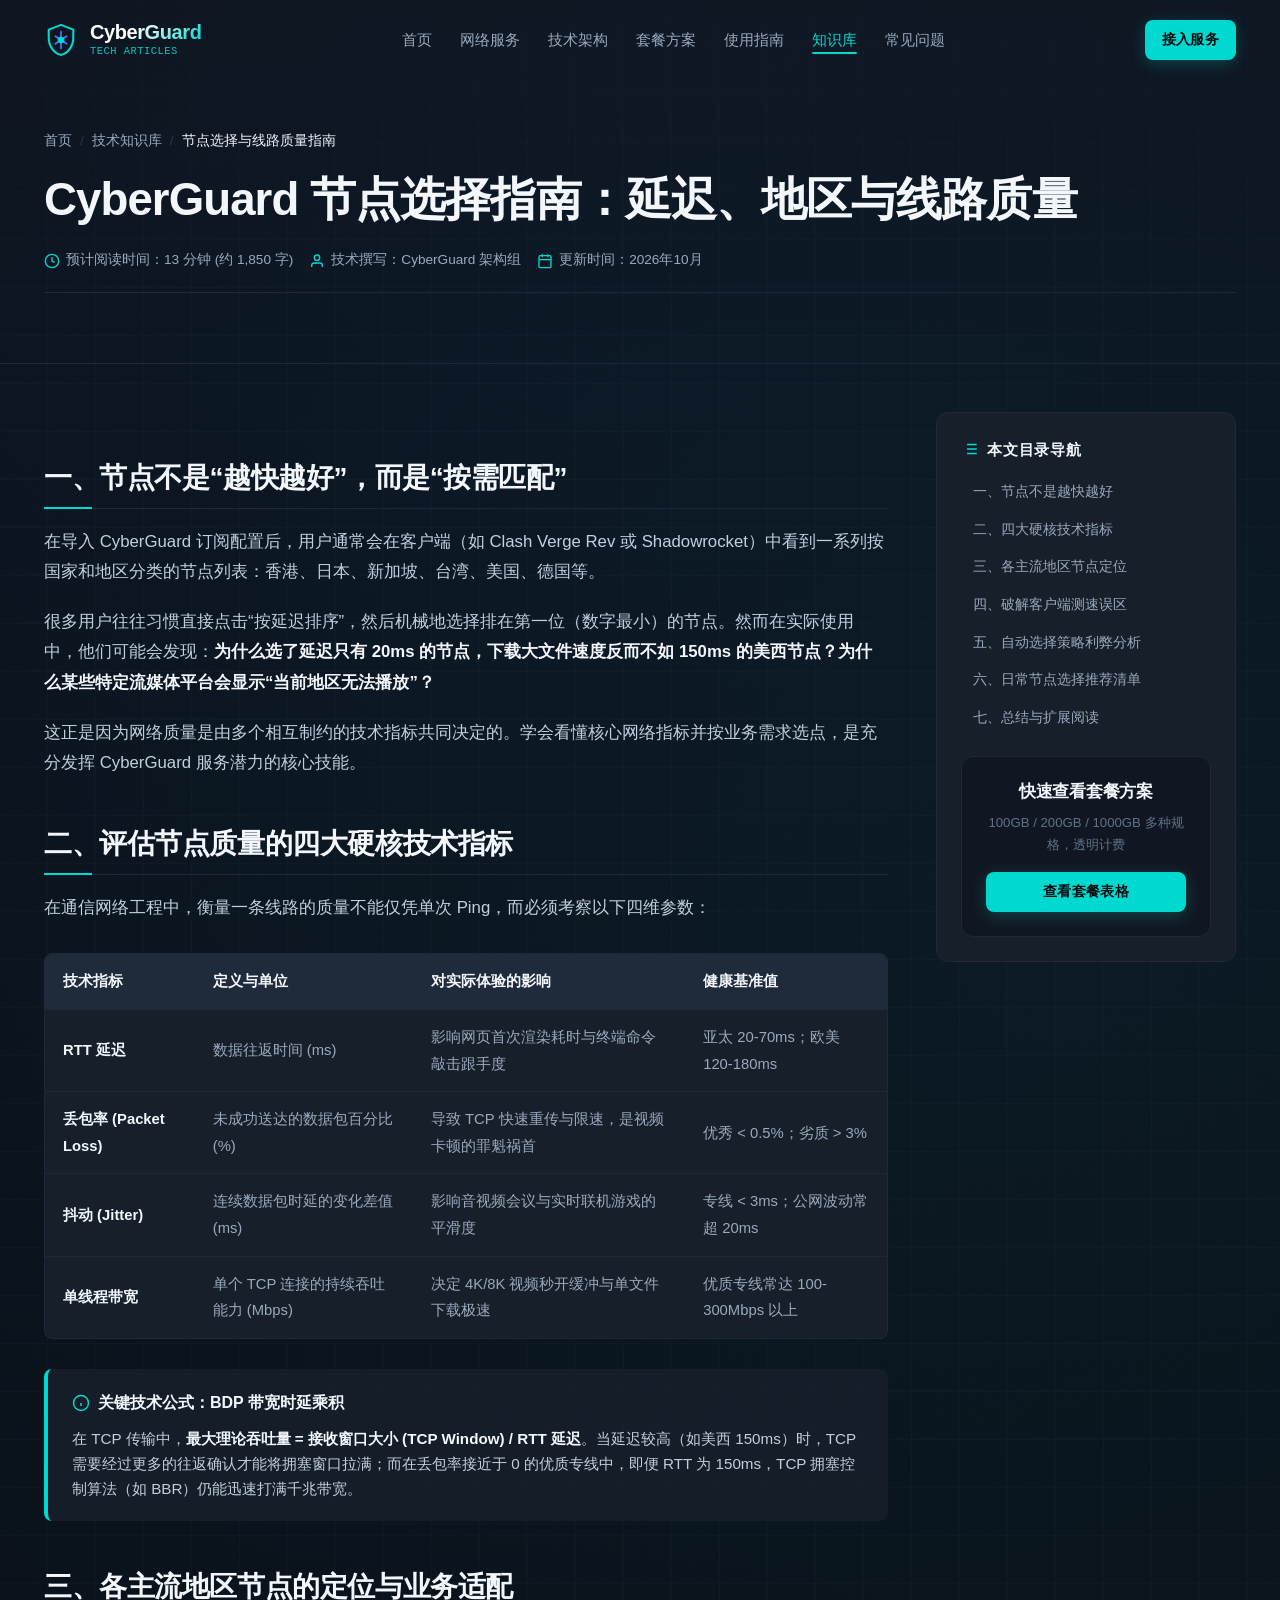
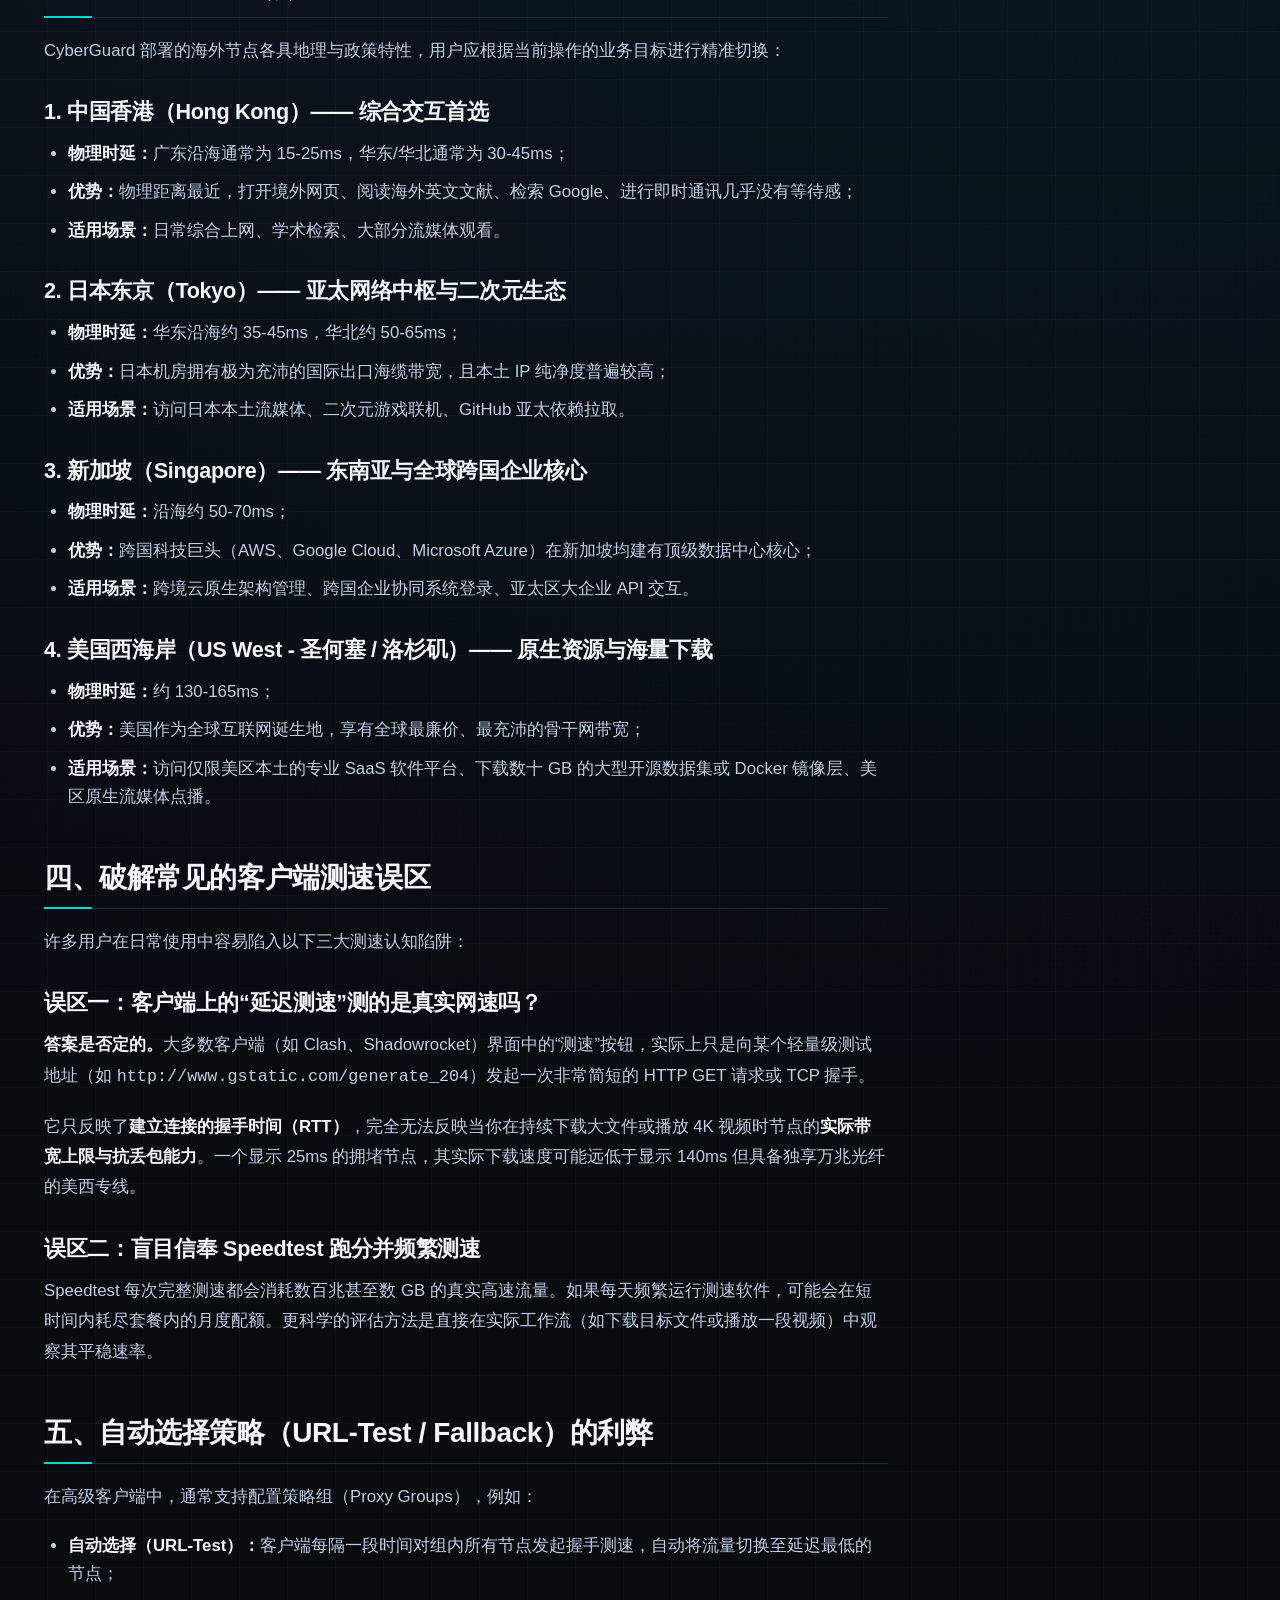
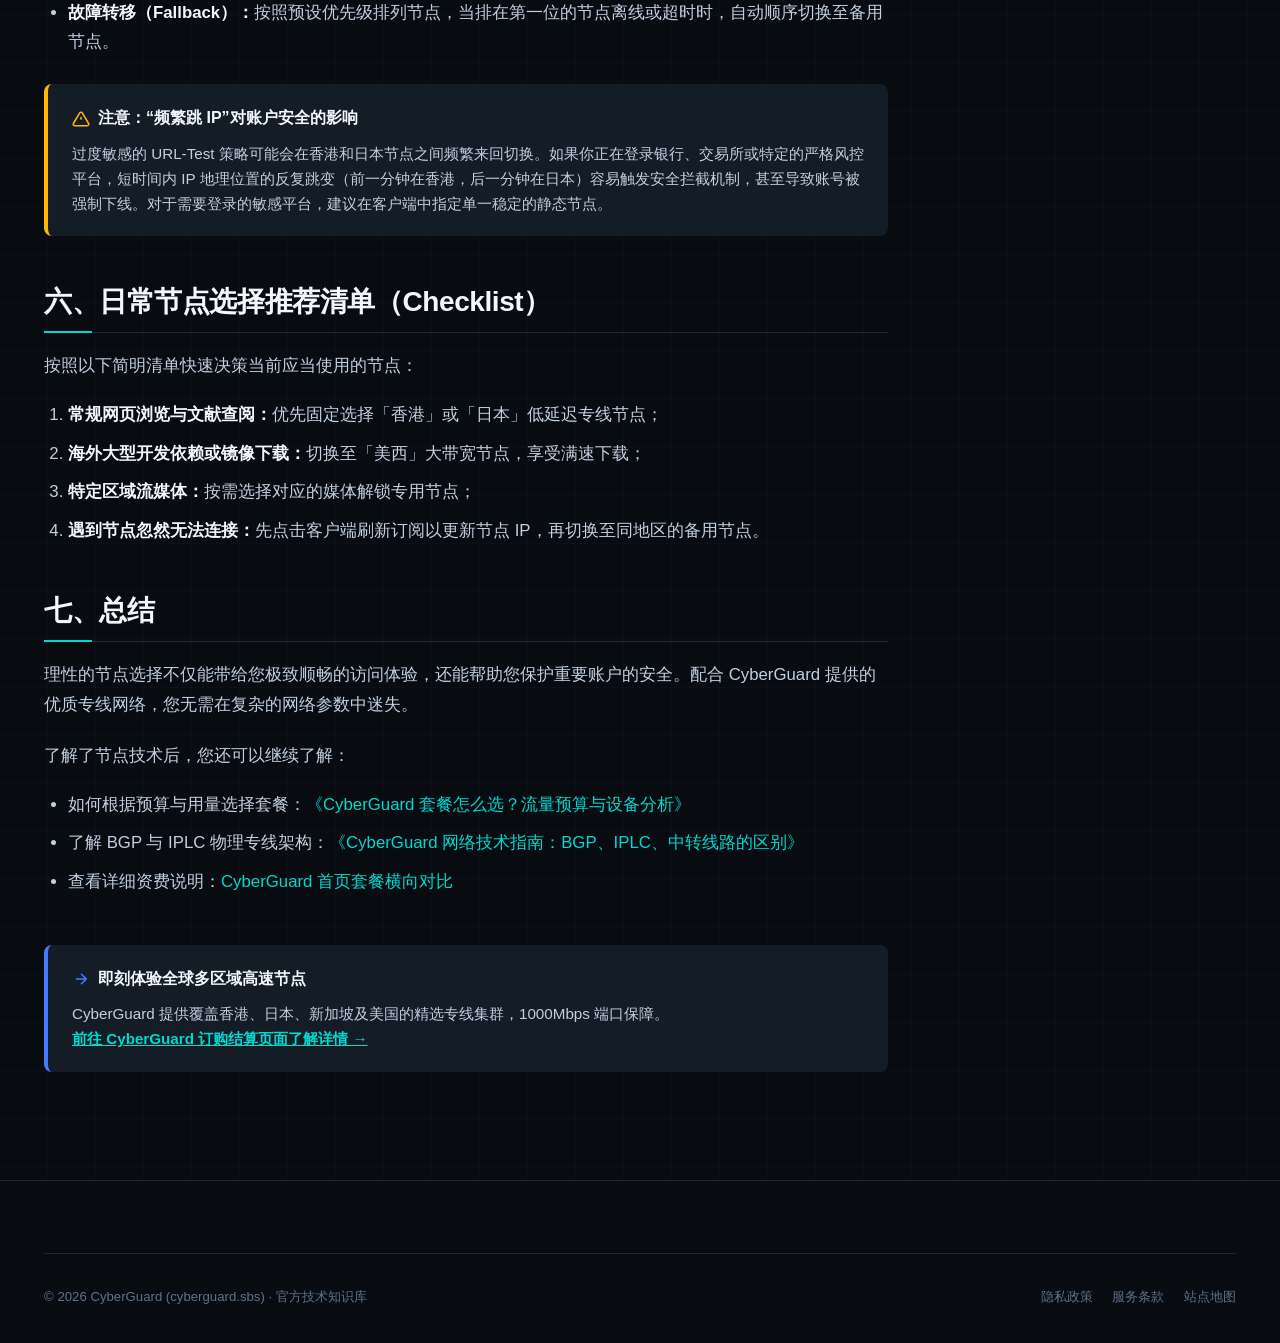
<file: articles/node-selection-guide.html>
<!DOCTYPE html>
<html lang="zh-CN">
<head>
  <meta charset="utf-8">
  <meta name="viewport" content="width=device-width, initial-scale=1.0">
  <title>CyberGuard 节点选择指南：延迟、地区与线路质量 - CyberGuard 知识库</title>
  <meta name="description" content="全面解析如何科学评估 CyberGuard 节点网络质量：RTT 延迟、丢包率、Jitter 抖动与峰值带宽。详解香港、日本、新加坡及欧美节点的业务适用场景与常见测速误区。">
  <meta name="keywords" content="CyberGuard, CyberGuard节点选择, 节点延迟测试, 线路质量, 香港节点, 日本节点, 丢包率, Jitter抖动, URL-Test">
  <link rel="canonical" href="https://cyberguard.sbs/articles/node-selection-guide.html">
  <meta name="robots" content="index, follow, max-image-preview:large, max-snippet:-1, max-video-preview:-1">
  <link rel="icon" type="image/svg+xml" href="../favicon.svg">
  <link rel="alternate icon" type="image/x-icon" href="../favicon.ico">
  <link rel="apple-touch-icon" href="../favicon.png">

  <!-- Open Graph -->
  <meta property="og:type" content="article">
  <meta property="og:locale" content="zh_CN">
  <meta property="og:site_name" content="CyberGuard 知识库">
  <meta property="og:url" content="https://cyberguard.sbs/articles/node-selection-guide.html">
  <meta property="og:title" content="CyberGuard 节点选择指南：延迟、地区与线路质量">
  <meta property="og:description" content="全面解析如何科学评估节点质量，详解各地区节点业务适用场景与测速误区。">

  <!-- Stylesheets -->
  <link rel="stylesheet" href="../css/style.css">
  <link rel="stylesheet" href="../css/article.css">

  <!-- Structured Data JSON-LD -->
  <script type="application/ld+json">
  {
    "@context": "https://schema.org",
    "@type": "TechArticle",
    "headline": "CyberGuard 节点选择指南：延迟、地区与线路质量",
    "description": "全面解析如何科学评估节点质量，详解各地区节点业务适用场景与测速误区。",
    "inLanguage": "zh-CN",
    "mainEntityOfPage": "https://cyberguard.sbs/articles/node-selection-guide.html",
    "author": {
      "@type": "Organization",
      "name": "CyberGuard Network Engineering Team"
    },
    "publisher": {
      "@type": "Organization",
      "name": "CyberGuard",
      "url": "https://cyberguard.sbs/"
    },
    "datePublished": "2026-10-22T11:00:00+08:00",
    "dateModified": "2026-10-26T12:00:00+08:00"
  }
  </script>
</head>
<body>
  <div class="reading-progress-bar"></div>

  <!-- Header -->
  <header class="site-header scrolled">
    <div class="container header-inner">
      <a href="../index.html" class="brand-logo" aria-label="CyberGuard 首页">
        <div class="brand-shield" aria-hidden="true">
          <svg viewBox="0 0 36 36" fill="none" xmlns="http://www.w3.org/2000/svg">
            <path d="M18 2L5 7V16C5 24.5 10.5 31.8 18 34C25.5 31.8 31 24.5 31 16V7L18 2Z" stroke="#00D9D0" stroke-width="2.2" stroke-linecap="round" stroke-linejoin="round"/>
            <path d="M18 9V27M12 14L24 22M12 22L24 14" stroke="#477BFF" stroke-width="1.8" stroke-linecap="round"/>
            <circle cx="18" cy="18" r="3.5" fill="#00D9D0"/>
          </svg>
        </div>
        <div class="brand-name">
          <span>CyberGuard</span>
          <span class="brand-badge">TECH ARTICLES</span>
        </div>
      </a>

      <nav aria-label="主导航">
        <ul class="nav-menu">
          <li><a href="../index.html#hero" class="nav-link">首页</a></li>
          <li><a href="../index.html#services" class="nav-link">网络服务</a></li>
          <li><a href="../index.html#architecture" class="nav-link">技术架构</a></li>
          <li><a href="../index.html#pricing" class="nav-link">套餐方案</a></li>
          <li><a href="../index.html#guide" class="nav-link">使用指南</a></li>
          <li><a href="../index.html#articles" class="nav-link active">知识库</a></li>
          <li><a href="../index.html#faq" class="nav-link">常见问题</a></li>
        </ul>
      </nav>

      <div class="header-actions">
        <a href="https://varnexa.lingdongaff.com/#/?code=HHoxxHGa" target="_blank" rel="sponsored noopener noreferrer" class="btn btn-primary btn-sm">
          <span>接入服务</span>
        </a>
      </div>
    </div>
  </header>

  <!-- Article Hero -->
  <section class="article-hero">
    <div class="container">
      <nav class="breadcrumbs" aria-label="面包屑导航">
        <a href="../index.html">首页</a>
        <span class="separator">/</span>
        <a href="../index.html#articles">技术知识库</a>
        <span class="separator">/</span>
        <span class="current">节点选择与线路质量指南</span>
      </nav>

      <div class="article-header">
        <h1 class="article-h1">CyberGuard 节点选择指南：延迟、地区与线路质量</h1>
        <div class="article-meta-bar">
          <div class="article-meta-item">
            <svg viewBox="0 0 24 24" fill="none" stroke="currentColor" stroke-width="2"><circle cx="12" cy="12" r="10"></circle><polyline points="12 6 12 12 16 14"></polyline></svg>
            <span>预计阅读时间：13 分钟 (约 1,850 字)</span>
          </div>
          <div class="article-meta-item">
            <svg viewBox="0 0 24 24" fill="none" stroke="currentColor" stroke-width="2"><path d="M20 21v-2a4 4 0 0 0-4-4H8a4 4 0 0 0-4 4v2"></path><circle cx="12" cy="7" r="4"></circle></svg>
            <span>技术撰写：CyberGuard 架构组</span>
          </div>
          <div class="article-meta-item">
            <svg viewBox="0 0 24 24" fill="none" stroke="currentColor" stroke-width="2"><rect x="3" y="4" width="18" height="18" rx="2" ry="2"></rect><line x1="16" y1="2" x2="16" y2="6"></line><line x1="8" y1="2" x2="8" y2="6"></line><line x1="3" y1="10" x2="21" y2="10"></line></svg>
            <span>更新时间：2026年10月</span>
          </div>
        </div>
      </div>
    </div>
  </section>

  <!-- Main Article Body -->
  <main class="container">
    <div class="article-layout">
      <!-- Article Content Column -->
      <article class="article-body">
        <section id="why-selection-matters">
          <h2>一、节点不是“越快越好”，而是“按需匹配”</h2>
          <p>
            在导入 CyberGuard 订阅配置后，用户通常会在客户端（如 Clash Verge Rev 或 Shadowrocket）中看到一系列按国家和地区分类的节点列表：香港、日本、新加坡、台湾、美国、德国等。
          </p>
          <p>
            很多用户往往习惯直接点击“按延迟排序”，然后机械地选择排在第一位（数字最小）的节点。然而在实际使用中，他们可能会发现：<strong>为什么选了延迟只有 20ms 的节点，下载大文件速度反而不如 150ms 的美西节点？为什么某些特定流媒体平台会显示“当前地区无法播放”？</strong>
          </p>
          <p>
            这正是因为网络质量是由多个相互制约的技术指标共同决定的。学会看懂核心网络指标并按业务需求选点，是充分发挥 CyberGuard 服务潜力的核心技能。
          </p>
        </section>

        <section id="four-metrics">
          <h2>二、评估节点质量的四大硬核技术指标</h2>
          <p>
            在通信网络工程中，衡量一条线路的质量不能仅凭单次 Ping，而必须考察以下四维参数：
          </p>

          <div class="article-table-wrap">
            <table class="article-table">
              <thead>
                <tr>
                  <th>技术指标</th>
                  <th>定义与单位</th>
                  <th>对实际体验的影响</th>
                  <th>健康基准值</th>
                </tr>
              </thead>
              <tbody>
                <tr>
                  <td><strong>RTT 延迟</strong></td>
                  <td>数据往返时间 (ms)</td>
                  <td>影响网页首次渲染耗时与终端命令敲击跟手度</td>
                  <td>亚太 20-70ms；欧美 120-180ms</td>
                </tr>
                <tr>
                  <td><strong>丢包率 (Packet Loss)</strong></td>
                  <td>未成功送达的数据包百分比 (%)</td>
                  <td>导致 TCP 快速重传与限速，是视频卡顿的罪魁祸首</td>
                  <td>优秀 &lt; 0.5%；劣质 &gt; 3%</td>
                </tr>
                <tr>
                  <td><strong>抖动 (Jitter)</strong></td>
                  <td>连续数据包时延的变化差值 (ms)</td>
                  <td>影响音视频会议与实时联机游戏的平滑度</td>
                  <td>专线 &lt; 3ms；公网波动常超 20ms</td>
                </tr>
                <tr>
                  <td><strong>单线程带宽</strong></td>
                  <td>单个 TCP 连接的持续吞吐能力 (Mbps)</td>
                  <td>决定 4K/8K 视频秒开缓冲与单文件下载极速</td>
                  <td>优质专线常达 100-300Mbps 以上</td>
                </tr>
              </tbody>
            </table>
          </div>

          <div class="callout callout-info">
            <div class="callout-title">
              <svg viewBox="0 0 24 24" fill="none" stroke="currentColor" stroke-width="2"><circle cx="12" cy="12" r="10"></circle><line x1="12" y1="16" x2="12" y2="12"></line><line x1="12" y1="8" x2="12.01" y2="8"></line></svg>
              <span>关键技术公式：BDP 带宽时延乘积</span>
            </div>
            <p>
              在 TCP 传输中，<strong>最大理论吞吐量 = 接收窗口大小 (TCP Window) / RTT 延迟</strong>。当延迟较高（如美西 150ms）时，TCP 需要经过更多的往返确认才能将拥塞窗口拉满；而在丢包率接近于 0 的优质专线中，即便 RTT 为 150ms，TCP 拥塞控制算法（如 BBR）仍能迅速打满千兆带宽。
            </p>
          </div>
        </section>

        <section id="regions-breakdown">
          <h2>三、各主流地区节点的定位与业务适配</h2>
          <p>
            CyberGuard 部署的海外节点各具地理与政策特性，用户应根据当前操作的业务目标进行精准切换：
          </p>

          <h3>1. 中国香港（Hong Kong）—— 综合交互首选</h3>
          <ul>
            <li><strong>物理时延：</strong>广东沿海通常为 15-25ms，华东/华北通常为 30-45ms；</li>
            <li><strong>优势：</strong>物理距离最近，打开境外网页、阅读海外英文文献、检索 Google、进行即时通讯几乎没有等待感；</li>
            <li><strong>适用场景：</strong>日常综合上网、学术检索、大部分流媒体观看。</li>
          </ul>

          <h3>2. 日本东京（Tokyo）—— 亚太网络中枢与二次元生态</h3>
          <ul>
            <li><strong>物理时延：</strong>华东沿海约 35-45ms，华北约 50-65ms；</li>
            <li><strong>优势：</strong>日本机房拥有极为充沛的国际出口海缆带宽，且本土 IP 纯净度普遍较高；</li>
            <li><strong>适用场景：</strong>访问日本本土流媒体、二次元游戏联机、GitHub 亚太依赖拉取。</li>
          </ul>

          <h3>3. 新加坡（Singapore）—— 东南亚与全球跨国企业核心</h3>
          <ul>
            <li><strong>物理时延：</strong>沿海约 50-70ms；</li>
            <li><strong>优势：</strong>跨国科技巨头（AWS、Google Cloud、Microsoft Azure）在新加坡均建有顶级数据中心核心；</li>
            <li><strong>适用场景：</strong>跨境云原生架构管理、跨国企业协同系统登录、亚太区大企业 API 交互。</li>
          </ul>

          <h3>4. 美国西海岸（US West - 圣何塞 / 洛杉矶）—— 原生资源与海量下载</h3>
          <ul>
            <li><strong>物理时延：</strong>约 130-165ms；</li>
            <li><strong>优势：</strong>美国作为全球互联网诞生地，享有全球最廉价、最充沛的骨干网带宽；</li>
            <li><strong>适用场景：</strong>访问仅限美区本土的专业 SaaS 软件平台、下载数十 GB 的大型开源数据集或 Docker 镜像层、美区原生流媒体点播。</li>
          </ul>
        </section>

        <section id="testing-myths">
          <h2>四、破解常见的客户端测速误区</h2>
          <p>
            许多用户在日常使用中容易陷入以下三大测速认知陷阱：
          </p>

          <h3>误区一：客户端上的“延迟测速”测的是真实网速吗？</h3>
          <p>
            <strong>答案是否定的。</strong>大多数客户端（如 Clash、Shadowrocket）界面中的“测速”按钮，实际上只是向某个轻量级测试地址（如 <code>http://www.gstatic.com/generate_204</code>）发起一次非常简短的 HTTP GET 请求或 TCP 握手。
          </p>
          <p>
            它只反映了<strong>建立连接的握手时间（RTT）</strong>，完全无法反映当你在持续下载大文件或播放 4K 视频时节点的<strong>实际带宽上限与抗丢包能力</strong>。一个显示 25ms 的拥堵节点，其实际下载速度可能远低于显示 140ms 但具备独享万兆光纤的美西专线。
          </p>

          <h3>误区二：盲目信奉 Speedtest 跑分并频繁测速</h3>
          <p>
            Speedtest 每次完整测速都会消耗数百兆甚至数 GB 的真实高速流量。如果每天频繁运行测速软件，可能会在短时间内耗尽套餐内的月度配额。更科学的评估方法是直接在实际工作流（如下载目标文件或播放一段视频）中观察其平稳速率。
          </p>
        </section>

        <section id="auto-strategies">
          <h2>五、自动选择策略（URL-Test / Fallback）的利弊</h2>
          <p>
            在高级客户端中，通常支持配置策略组（Proxy Groups），例如：
          </p>
          <ul>
            <li><strong>自动选择（URL-Test）：</strong>客户端每隔一段时间对组内所有节点发起握手测速，自动将流量切换至延迟最低的节点；</li>
            <li><strong>故障转移（Fallback）：</strong>按照预设优先级排列节点，当排在第一位的节点离线或超时时，自动顺序切换至备用节点。</li>
          </ul>

          <div class="callout callout-warning">
            <div class="callout-title">
              <svg viewBox="0 0 24 24" fill="none" stroke="currentColor" stroke-width="2"><path d="M10.29 3.86L1.82 18a2 2 0 0 0 1.71 3h16.94a2 2 0 0 0 1.71-3L13.71 3.86a2 2 0 0 0-3.42 0z"></path><line x1="12" y1="9" x2="12" y2="13"></line><line x1="12" y1="17" x2="12.01" y2="17"></line></svg>
              <span>注意：“频繁跳 IP”对账户安全的影响</span>
            </div>
            <p>
              过度敏感的 URL-Test 策略可能会在香港和日本节点之间频繁来回切换。如果你正在登录银行、交易所或特定的严格风控平台，短时间内 IP 地理位置的反复跳变（前一分钟在香港，后一分钟在日本）容易触发安全拦截机制，甚至导致账号被强制下线。对于需要登录的敏感平台，建议在客户端中指定单一稳定的静态节点。
            </p>
          </div>
        </section>

        <section id="selection-checklist">
          <h2>六、日常节点选择推荐清单（Checklist）</h2>
          <p>
            按照以下简明清单快速决策当前应当使用的节点：
          </p>
          <ol>
            <li><strong>常规网页浏览与文献查阅：</strong>优先固定选择「香港」或「日本」低延迟专线节点；</li>
            <li><strong>海外大型开发依赖或镜像下载：</strong>切换至「美西」大带宽节点，享受满速下载；</li>
            <li><strong>特定区域流媒体：</strong>按需选择对应的媒体解锁专用节点；</li>
            <li><strong>遇到节点忽然无法连接：</strong>先点击客户端刷新订阅以更新节点 IP，再切换至同地区的备用节点。</li>
          </ol>
        </section>

        <section id="article-summary-3">
          <h2>七、总结</h2>
          <p>
            理性的节点选择不仅能带给您极致顺畅的访问体验，还能帮助您保护重要账户的安全。配合 CyberGuard 提供的优质专线网络，您无需在复杂的网络参数中迷失。
          </p>
          <p>
            了解了节点技术后，您还可以继续了解：
          </p>
          <ul>
            <li>如何根据预算与用量选择套餐：<a href="plan-selection-analysis.html">《CyberGuard 套餐怎么选？流量预算与设备分析》</a></li>
            <li>了解 BGP 与 IPLC 物理专线架构：<a href="bgp-iplc-transit-comparison.html">《CyberGuard 网络技术指南：BGP、IPLC、中转线路的区别》</a></li>
            <li>查看详细资费说明：<a href="../index.html#pricing">CyberGuard 首页套餐横向对比</a></li>
          </ul>
        </section>

        <!-- CTA Box -->
        <div class="callout callout-blue" style="margin-top: 48px;">
          <div class="callout-title">
            <svg viewBox="0 0 24 24" fill="none" stroke="currentColor" stroke-width="2"><path d="M5 12h14M12 5l7 7-7 7"/></svg>
            <span>即刻体验全球多区域高速节点</span>
          </div>
          <p>
            CyberGuard 提供覆盖香港、日本、新加坡及美国的精选专线集群，1000Mbps 端口保障。<br>
            <a href="https://varnexa.lingdongaff.com/#/?code=HHoxxHGa" target="_blank" rel="sponsored noopener noreferrer" style="font-weight: 700; text-decoration: underline; color: var(--color-cyan);">前往 CyberGuard 订购结算页面了解详情 →</a>
          </p>
        </div>
      </article>

      <!-- Sidebar -->
      <aside class="article-sidebar">
        <div class="toc-sticky">
          <div class="toc-title">
            <svg viewBox="0 0 24 24" fill="none" stroke="currentColor" stroke-width="2"><line x1="8" y1="6" x2="21" y2="6"></line><line x1="8" y1="12" x2="21" y2="12"></line><line x1="8" y1="18" x2="21" y2="18"></line><line x1="3" y1="6" x2="3.01" y2="6"></line><line x1="3" y1="12" x2="3.01" y2="12"></line><line x1="3" y1="18" x2="3.01" y2="18"></line></svg>
            <span>本文目录导航</span>
          </div>
          <ul class="toc-list">
            <li class="toc-item"><a href="#why-selection-matters">一、节点不是越快越好</a></li>
            <li class="toc-item"><a href="#four-metrics">二、四大硬核技术指标</a></li>
            <li class="toc-item"><a href="#regions-breakdown">三、各主流地区节点定位</a></li>
            <li class="toc-item"><a href="#testing-myths">四、破解客户端测速误区</a></li>
            <li class="toc-item"><a href="#auto-strategies">五、自动选择策略利弊分析</a></li>
            <li class="toc-item"><a href="#selection-checklist">六、日常节点选择推荐清单</a></li>
            <li class="toc-item"><a href="#article-summary-3">七、总结与扩展阅读</a></li>
          </ul>

          <div class="sidebar-cta">
            <h4>快速查看套餐方案</h4>
            <p>100GB / 200GB / 1000GB 多种规格，透明计费</p>
            <a href="../index.html#pricing" class="btn btn-primary btn-sm" style="width: 100%;">查看套餐表格</a>
          </div>
        </div>
      </aside>
    </div>
  </main>

  <!-- Footer -->
  <footer class="site-footer">
    <div class="container">
      <div class="footer-bottom-bar">
        <div>
          <span>© 2026 CyberGuard (cyberguard.sbs) · 官方技术知识库</span>
        </div>
        <div>
          <a href="../privacy.html" style="color: var(--text-muted); margin-right: 16px;">隐私政策</a>
          <a href="../terms.html" style="color: var(--text-muted); margin-right: 16px;">服务条款</a>
          <a href="../sitemap.xml" style="color: var(--text-muted);">站点地图</a>
        </div>
      </div>
    </div>
  </footer>

  <script src="../js/main.js" defer></script>
</body>
</html>
</file>
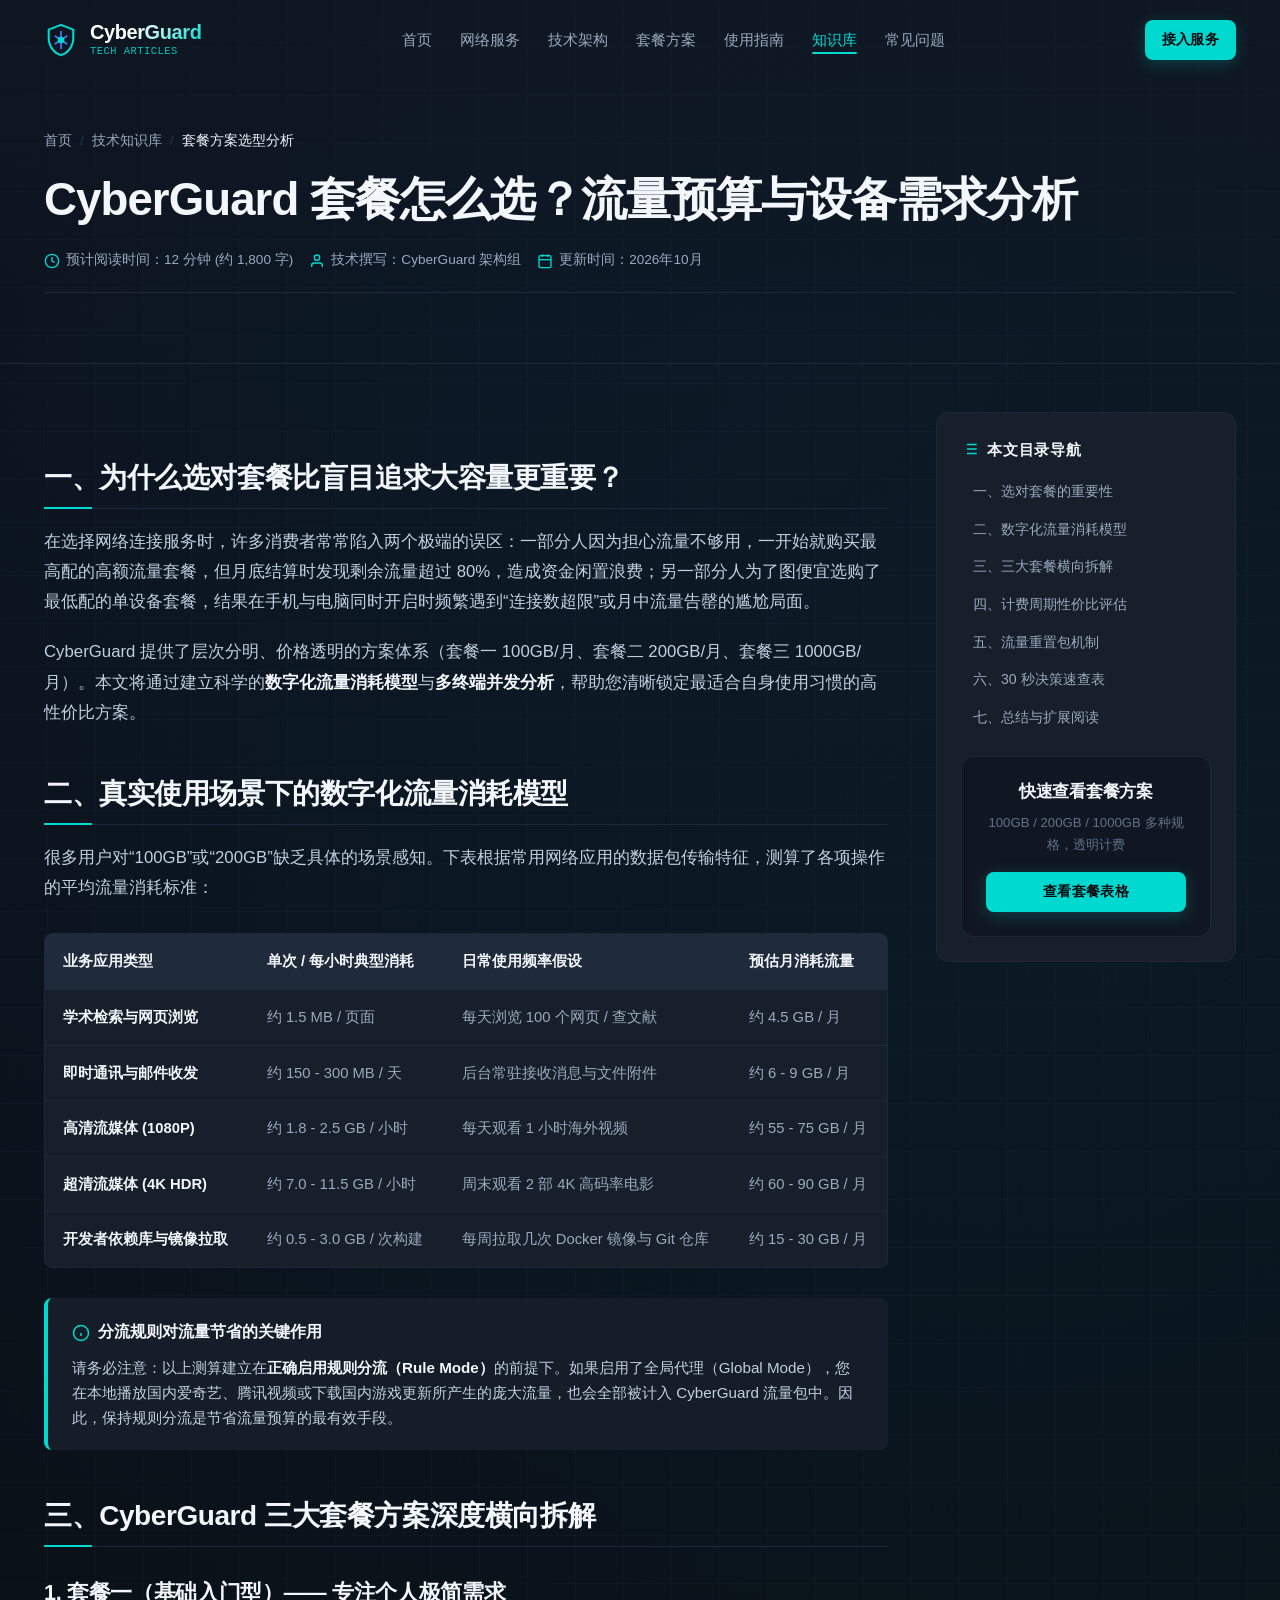
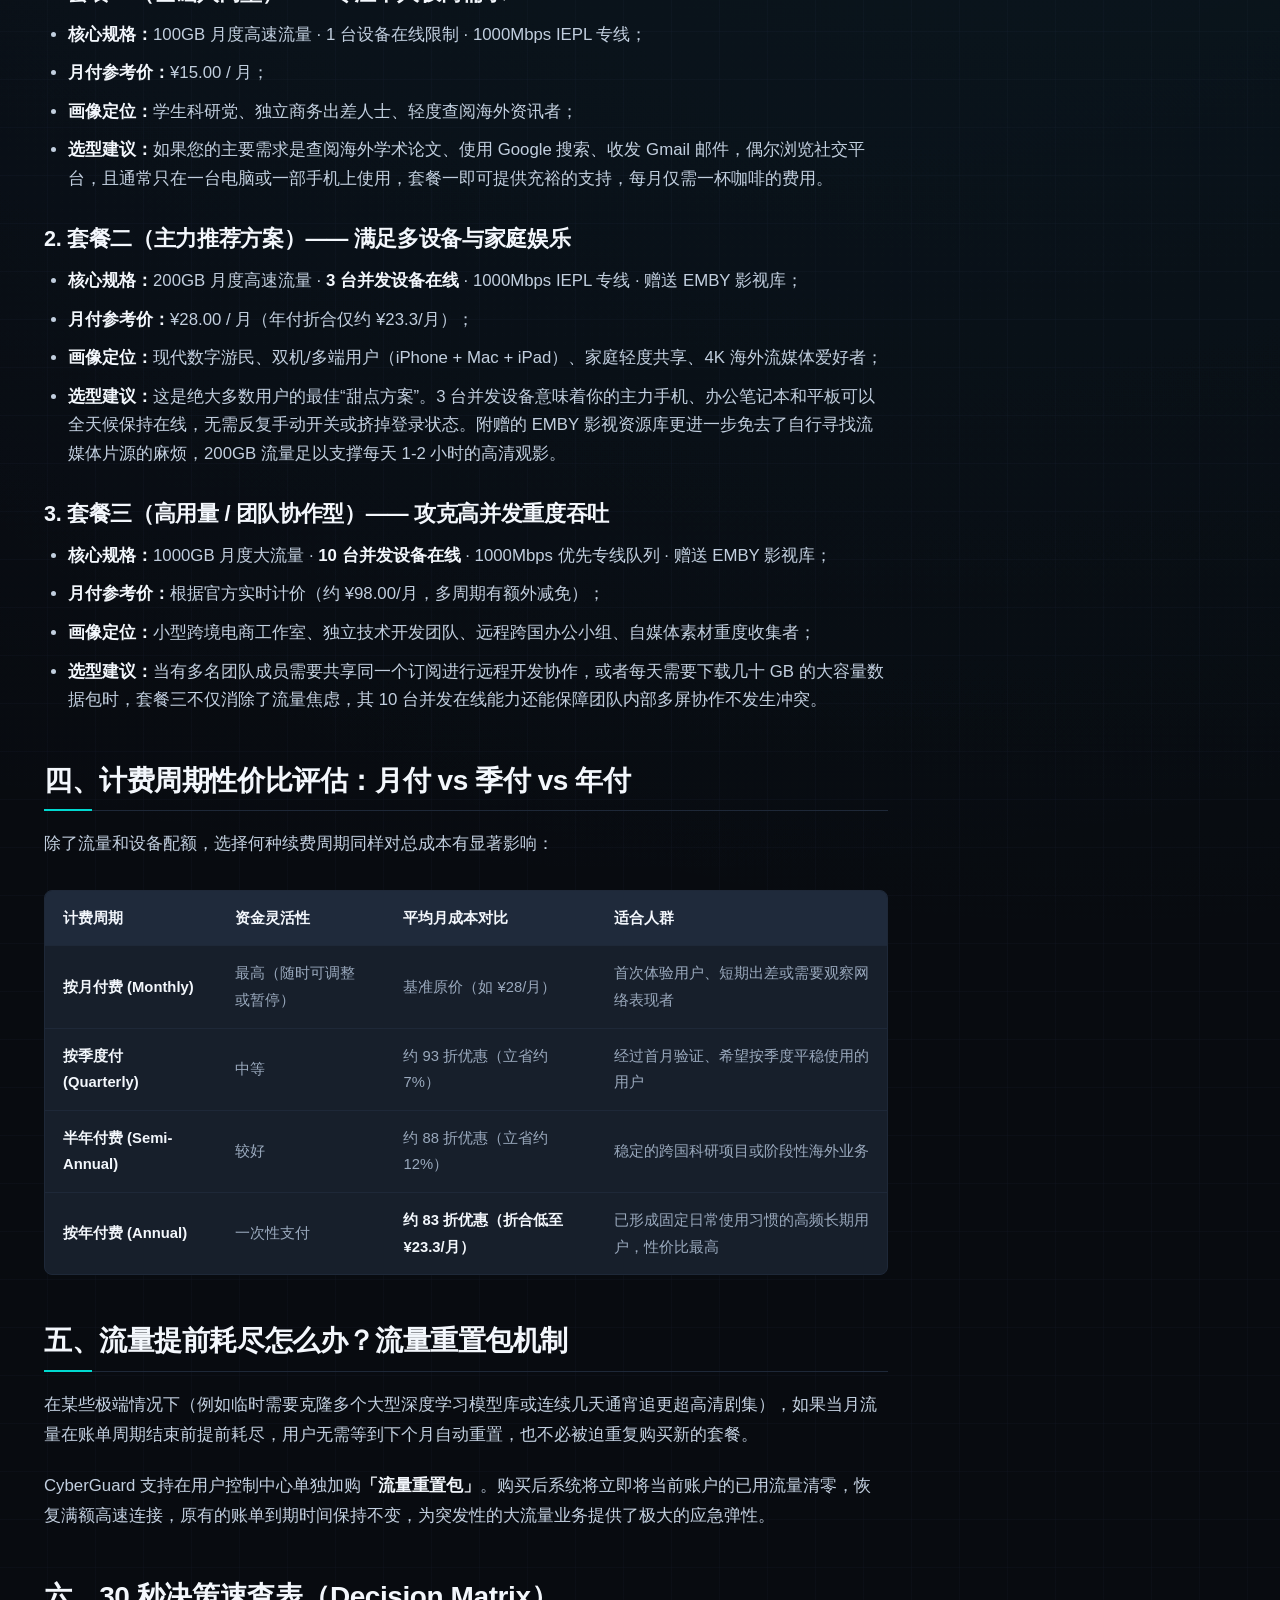
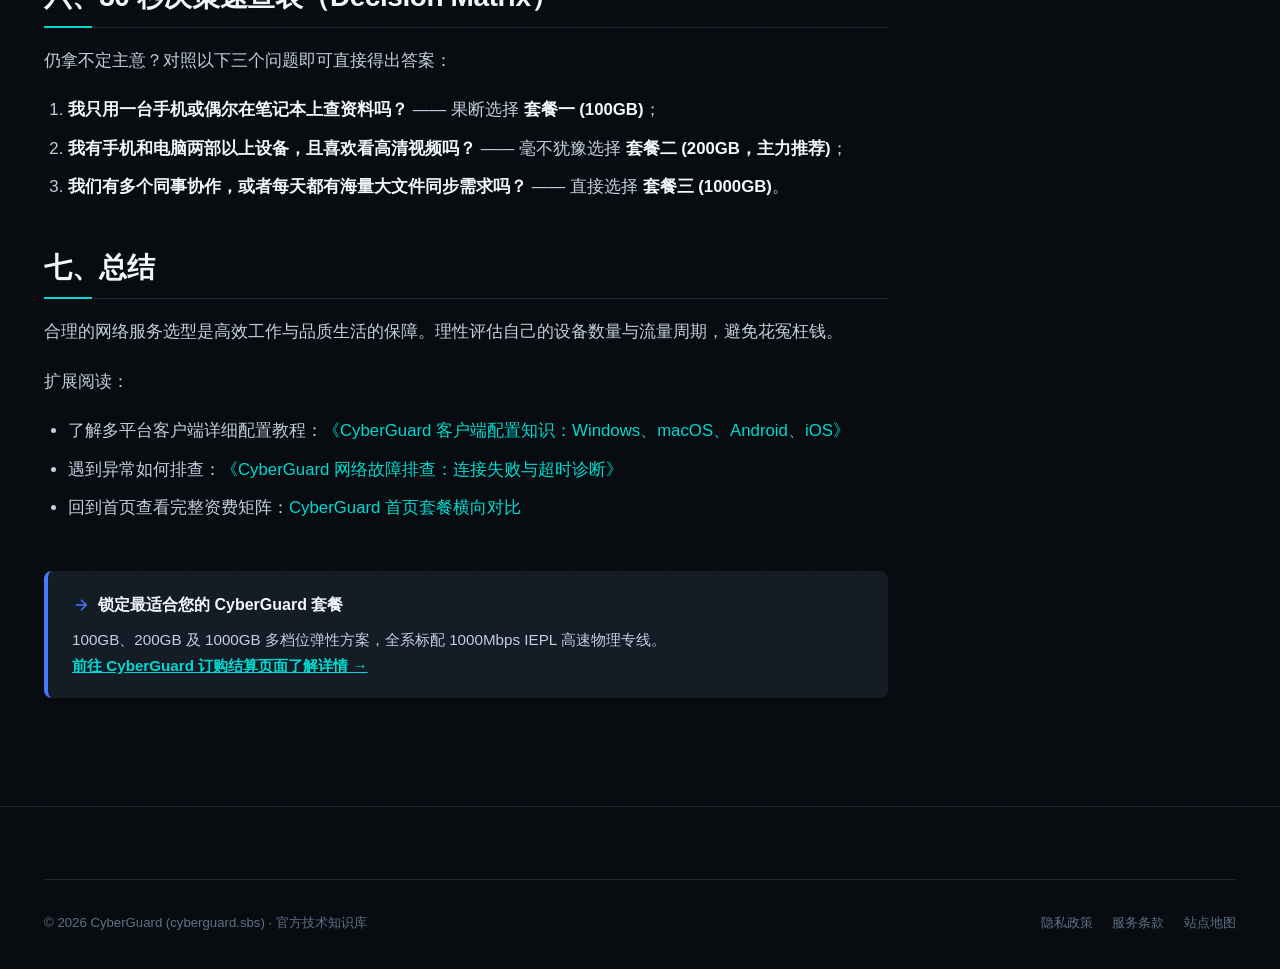
<file: articles/plan-selection-analysis.html>
<!DOCTYPE html>
<html lang="zh-CN">
<head>
  <meta charset="utf-8">
  <meta name="viewport" content="width=device-width, initial-scale=1.0">
  <title>CyberGuard 套餐怎么选？流量预算与设备需求分析 - CyberGuard 知识库</title>
  <meta name="description" content="科学测算您的网络流量需求与设备并发规模。深度剖析 CyberGuard 套餐一（100GB）、套餐二（200GB）与套餐三（1000GB）的适用人群、计费周期性价比与选型逻辑。">
  <meta name="keywords" content="CyberGuard, CyberGuard套餐怎么选, 流量预算, 设备限制, 机场套餐价格, 4K流媒体流量, 多设备并发, 年付优惠">
  <link rel="canonical" href="https://cyberguard.sbs/articles/plan-selection-analysis.html">
  <meta name="robots" content="index, follow, max-image-preview:large, max-snippet:-1, max-video-preview:-1">
  <link rel="icon" type="image/svg+xml" href="../favicon.svg">
  <link rel="alternate icon" type="image/x-icon" href="../favicon.ico">
  <link rel="apple-touch-icon" href="../favicon.png">

  <!-- Open Graph -->
  <meta property="og:type" content="article">
  <meta property="og:locale" content="zh_CN">
  <meta property="og:site_name" content="CyberGuard 知识库">
  <meta property="og:url" content="https://cyberguard.sbs/articles/plan-selection-analysis.html">
  <meta property="og:title" content="CyberGuard 套餐怎么选？流量预算与设备需求分析">
  <meta property="og:description" content="科学测算您的网络流量需求与设备并发规模，深度剖析各套餐选型逻辑与性价比。">

  <!-- Stylesheets -->
  <link rel="stylesheet" href="../css/style.css">
  <link rel="stylesheet" href="../css/article.css">

  <!-- Structured Data JSON-LD -->
  <script type="application/ld+json">
  {
    "@context": "https://schema.org",
    "@type": "TechArticle",
    "headline": "CyberGuard 套餐怎么选？流量预算与设备需求分析",
    "description": "科学测算您的网络流量需求与设备并发规模，深度剖析各套餐选型逻辑与性价比。",
    "inLanguage": "zh-CN",
    "mainEntityOfPage": "https://cyberguard.sbs/articles/plan-selection-analysis.html",
    "author": {
      "@type": "Organization",
      "name": "CyberGuard Network Engineering Team"
    },
    "publisher": {
      "@type": "Organization",
      "name": "CyberGuard",
      "url": "https://cyberguard.sbs/"
    },
    "datePublished": "2026-10-23T09:30:00+08:00",
    "dateModified": "2026-10-26T12:00:00+08:00"
  }
  </script>
</head>
<body>
  <div class="reading-progress-bar"></div>

  <!-- Header -->
  <header class="site-header scrolled">
    <div class="container header-inner">
      <a href="../index.html" class="brand-logo" aria-label="CyberGuard 首页">
        <div class="brand-shield" aria-hidden="true">
          <svg viewBox="0 0 36 36" fill="none" xmlns="http://www.w3.org/2000/svg">
            <path d="M18 2L5 7V16C5 24.5 10.5 31.8 18 34C25.5 31.8 31 24.5 31 16V7L18 2Z" stroke="#00D9D0" stroke-width="2.2" stroke-linecap="round" stroke-linejoin="round"/>
            <path d="M18 9V27M12 14L24 22M12 22L24 14" stroke="#477BFF" stroke-width="1.8" stroke-linecap="round"/>
            <circle cx="18" cy="18" r="3.5" fill="#00D9D0"/>
          </svg>
        </div>
        <div class="brand-name">
          <span>CyberGuard</span>
          <span class="brand-badge">TECH ARTICLES</span>
        </div>
      </a>

      <nav aria-label="主导航">
        <ul class="nav-menu">
          <li><a href="../index.html#hero" class="nav-link">首页</a></li>
          <li><a href="../index.html#services" class="nav-link">网络服务</a></li>
          <li><a href="../index.html#architecture" class="nav-link">技术架构</a></li>
          <li><a href="../index.html#pricing" class="nav-link">套餐方案</a></li>
          <li><a href="../index.html#guide" class="nav-link">使用指南</a></li>
          <li><a href="../index.html#articles" class="nav-link active">知识库</a></li>
          <li><a href="../index.html#faq" class="nav-link">常见问题</a></li>
        </ul>
      </nav>

      <div class="header-actions">
        <a href="https://varnexa.lingdongaff.com/#/?code=HHoxxHGa" target="_blank" rel="sponsored noopener noreferrer" class="btn btn-primary btn-sm">
          <span>接入服务</span>
        </a>
      </div>
    </div>
  </header>

  <!-- Article Hero -->
  <section class="article-hero">
    <div class="container">
      <nav class="breadcrumbs" aria-label="面包屑导航">
        <a href="../index.html">首页</a>
        <span class="separator">/</span>
        <a href="../index.html#articles">技术知识库</a>
        <span class="separator">/</span>
        <span class="current">套餐方案选型分析</span>
      </nav>

      <div class="article-header">
        <h1 class="article-h1">CyberGuard 套餐怎么选？流量预算与设备需求分析</h1>
        <div class="article-meta-bar">
          <div class="article-meta-item">
            <svg viewBox="0 0 24 24" fill="none" stroke="currentColor" stroke-width="2"><circle cx="12" cy="12" r="10"></circle><polyline points="12 6 12 12 16 14"></polyline></svg>
            <span>预计阅读时间：12 分钟 (约 1,800 字)</span>
          </div>
          <div class="article-meta-item">
            <svg viewBox="0 0 24 24" fill="none" stroke="currentColor" stroke-width="2"><path d="M20 21v-2a4 4 0 0 0-4-4H8a4 4 0 0 0-4 4v2"></path><circle cx="12" cy="7" r="4"></circle></svg>
            <span>技术撰写：CyberGuard 架构组</span>
          </div>
          <div class="article-meta-item">
            <svg viewBox="0 0 24 24" fill="none" stroke="currentColor" stroke-width="2"><rect x="3" y="4" width="18" height="18" rx="2" ry="2"></rect><line x1="16" y1="2" x2="16" y2="6"></line><line x1="8" y1="2" x2="8" y2="6"></line><line x1="3" y1="10" x2="21" y2="10"></line></svg>
            <span>更新时间：2026年10月</span>
          </div>
        </div>
      </div>
    </div>
  </section>

  <!-- Main Article Body -->
  <main class="container">
    <div class="article-layout">
      <!-- Article Content Column -->
      <article class="article-body">
        <section id="plan-intro">
          <h2>一、为什么选对套餐比盲目追求大容量更重要？</h2>
          <p>
            在选择网络连接服务时，许多消费者常常陷入两个极端的误区：一部分人因为担心流量不够用，一开始就购买最高配的高额流量套餐，但月底结算时发现剩余流量超过 80%，造成资金闲置浪费；另一部分人为了图便宜选购了最低配的单设备套餐，结果在手机与电脑同时开启时频繁遇到“连接数超限”或月中流量告罄的尴尬局面。
          </p>
          <p>
            CyberGuard 提供了层次分明、价格透明的方案体系（套餐一 100GB/月、套餐二 200GB/月、套餐三 1000GB/月）。本文将通过建立科学的<strong>数字化流量消耗模型</strong>与<strong>多终端并发分析</strong>，帮助您清晰锁定最适合自身使用习惯的高性价比方案。
          </p>
        </section>

        <section id="traffic-modeling">
          <h2>二、真实使用场景下的数字化流量消耗模型</h2>
          <p>
            很多用户对“100GB”或“200GB”缺乏具体的场景感知。下表根据常用网络应用的数据包传输特征，测算了各项操作的平均流量消耗标准：
          </p>

          <div class="article-table-wrap">
            <table class="article-table">
              <thead>
                <tr>
                  <th>业务应用类型</th>
                  <th>单次 / 每小时典型消耗</th>
                  <th>日常使用频率假设</th>
                  <th>预估月消耗流量</th>
                </tr>
              </thead>
              <tbody>
                <tr>
                  <td><strong>学术检索与网页浏览</strong></td>
                  <td>约 1.5 MB / 页面</td>
                  <td>每天浏览 100 个网页 / 查文献</td>
                  <td>约 4.5 GB / 月</td>
                </tr>
                <tr>
                  <td><strong>即时通讯与邮件收发</strong></td>
                  <td>约 150 - 300 MB / 天</td>
                  <td>后台常驻接收消息与文件附件</td>
                  <td>约 6 - 9 GB / 月</td>
                </tr>
                <tr>
                  <td><strong>高清流媒体 (1080P)</strong></td>
                  <td>约 1.8 - 2.5 GB / 小时</td>
                  <td>每天观看 1 小时海外视频</td>
                  <td>约 55 - 75 GB / 月</td>
                </tr>
                <tr>
                  <td><strong>超清流媒体 (4K HDR)</strong></td>
                  <td>约 7.0 - 11.5 GB / 小时</td>
                  <td>周末观看 2 部 4K 高码率电影</td>
                  <td>约 60 - 90 GB / 月</td>
                </tr>
                <tr>
                  <td><strong>开发者依赖库与镜像拉取</strong></td>
                  <td>约 0.5 - 3.0 GB / 次构建</td>
                  <td>每周拉取几次 Docker 镜像与 Git 仓库</td>
                  <td>约 15 - 30 GB / 月</td>
                </tr>
              </tbody>
            </table>
          </div>

          <div class="callout callout-info">
            <div class="callout-title">
              <svg viewBox="0 0 24 24" fill="none" stroke="currentColor" stroke-width="2"><circle cx="12" cy="12" r="10"></circle><line x1="12" y1="16" x2="12" y2="12"></line><line x1="12" y1="8" x2="12.01" y2="8"></line></svg>
              <span>分流规则对流量节省的关键作用</span>
            </div>
            <p>
              请务必注意：以上测算建立在<strong>正确启用规则分流（Rule Mode）</strong>的前提下。如果启用了全局代理（Global Mode），您在本地播放国内爱奇艺、腾讯视频或下载国内游戏更新所产生的庞大流量，也会全部被计入 CyberGuard 流量包中。因此，保持规则分流是节省流量预算的最有效手段。
            </p>
          </div>
        </section>

        <section id="plans-deep-dive">
          <h2>三、CyberGuard 三大套餐方案深度横向拆解</h2>

          <h3>1. 套餐一（基础入门型）—— 专注个人极简需求</h3>
          <ul>
            <li><strong>核心规格：</strong>100GB 月度高速流量 · 1 台设备在线限制 · 1000Mbps IEPL 专线；</li>
            <li><strong>月付参考价：</strong>¥15.00 / 月；</li>
            <li><strong>画像定位：</strong>学生科研党、独立商务出差人士、轻度查阅海外资讯者；</li>
            <li><strong>选型建议：</strong>如果您的主要需求是查阅海外学术论文、使用 Google 搜索、收发 Gmail 邮件，偶尔浏览社交平台，且通常只在一台电脑或一部手机上使用，套餐一即可提供充裕的支持，每月仅需一杯咖啡的费用。</li>
          </ul>

          <h3>2. 套餐二（主力推荐方案）—— 满足多设备与家庭娱乐</h3>
          <ul>
            <li><strong>核心规格：</strong>200GB 月度高速流量 · <strong>3 台并发设备在线</strong> · 1000Mbps IEPL 专线 · 赠送 EMBY 影视库；</li>
            <li><strong>月付参考价：</strong>¥28.00 / 月（年付折合仅约 ¥23.3/月）；</li>
            <li><strong>画像定位：</strong>现代数字游民、双机/多端用户（iPhone + Mac + iPad）、家庭轻度共享、4K 海外流媒体爱好者；</li>
            <li><strong>选型建议：</strong>这是绝大多数用户的最佳“甜点方案”。3 台并发设备意味着你的主力手机、办公笔记本和平板可以全天候保持在线，无需反复手动开关或挤掉登录状态。附赠的 EMBY 影视资源库更进一步免去了自行寻找流媒体片源的麻烦，200GB 流量足以支撑每天 1-2 小时的高清观影。</li>
          </ul>

          <h3>3. 套餐三（高用量 / 团队协作型）—— 攻克高并发重度吞吐</h3>
          <ul>
            <li><strong>核心规格：</strong>1000GB 月度大流量 · <strong>10 台并发设备在线</strong> · 1000Mbps 优先专线队列 · 赠送 EMBY 影视库；</li>
            <li><strong>月付参考价：</strong>根据官方实时计价（约 ¥98.00/月，多周期有额外减免）；</li>
            <li><strong>画像定位：</strong>小型跨境电商工作室、独立技术开发团队、远程跨国办公小组、自媒体素材重度收集者；</li>
            <li><strong>选型建议：</strong>当有多名团队成员需要共享同一个订阅进行远程开发协作，或者每天需要下载几十 GB 的大容量数据包时，套餐三不仅消除了流量焦虑，其 10 台并发在线能力还能保障团队内部多屏协作不发生冲突。</li>
          </ul>
        </section>

        <section id="billing-cycles">
          <h2>四、计费周期性价比评估：月付 vs 季付 vs 年付</h2>
          <p>
            除了流量和设备配额，选择何种续费周期同样对总成本有显著影响：
          </p>

          <div class="article-table-wrap">
            <table class="article-table">
              <thead>
                <tr>
                  <th>计费周期</th>
                  <th>资金灵活性</th>
                  <th>平均月成本对比</th>
                  <th>适合人群</th>
                </tr>
              </thead>
              <tbody>
                <tr>
                  <td><strong>按月付费 (Monthly)</strong></td>
                  <td>最高（随时可调整或暂停）</td>
                  <td>基准原价（如 ¥28/月）</td>
                  <td>首次体验用户、短期出差或需要观察网络表现者</td>
                </tr>
                <tr>
                  <td><strong>按季度付 (Quarterly)</strong></td>
                  <td>中等</td>
                  <td>约 93 折优惠（立省约 7%）</td>
                  <td>经过首月验证、希望按季度平稳使用的用户</td>
                </tr>
                <tr>
                  <td><strong>半年付费 (Semi-Annual)</strong></td>
                  <td>较好</td>
                  <td>约 88 折优惠（立省约 12%）</td>
                  <td>稳定的跨国科研项目或阶段性海外业务</td>
                </tr>
                <tr>
                  <td><strong>按年付费 (Annual)</strong></td>
                  <td>一次性支付</td>
                  <td><strong>约 83 折优惠（折合低至 ¥23.3/月）</strong></td>
                  <td>已形成固定日常使用习惯的高频长期用户，性价比最高</td>
                </tr>
              </tbody>
            </table>
          </div>
        </section>

        <section id="reset-packages">
          <h2>五、流量提前耗尽怎么办？流量重置包机制</h2>
          <p>
            在某些极端情况下（例如临时需要克隆多个大型深度学习模型库或连续几天通宵追更超高清剧集），如果当月流量在账单周期结束前提前耗尽，用户无需等到下个月自动重置，也不必被迫重复购买新的套餐。
          </p>
          <p>
            CyberGuard 支持在用户控制中心单独加购<strong>「流量重置包」</strong>。购买后系统将立即将当前账户的已用流量清零，恢复满额高速连接，原有的账单到期时间保持不变，为突发性的大流量业务提供了极大的应急弹性。
          </p>
        </section>

        <section id="decision-tree">
          <h2>六、30 秒决策速查表（Decision Matrix）</h2>
          <p>
            仍拿不定主意？对照以下三个问题即可直接得出答案：
          </p>
          <ol>
            <li><strong>我只用一台手机或偶尔在笔记本上查资料吗？</strong> —— 果断选择 <strong>套餐一 (100GB)</strong>；</li>
            <li><strong>我有手机和电脑两部以上设备，且喜欢看高清视频吗？</strong> —— 毫不犹豫选择 <strong>套餐二 (200GB，主力推荐)</strong>；</li>
            <li><strong>我们有多个同事协作，或者每天都有海量大文件同步需求吗？</strong> —— 直接选择 <strong>套餐三 (1000GB)</strong>。</li>
          </ol>
        </section>

        <section id="article-summary-4">
          <h2>七、总结</h2>
          <p>
            合理的网络服务选型是高效工作与品质生活的保障。理性评估自己的设备数量与流量周期，避免花冤枉钱。
          </p>
          <p>
            扩展阅读：
          </p>
          <ul>
            <li>了解多平台客户端详细配置教程：<a href="client-configuration-guide.html">《CyberGuard 客户端配置知识：Windows、macOS、Android、iOS》</a></li>
            <li>遇到异常如何排查：<a href="troubleshooting-guide.html">《CyberGuard 网络故障排查：连接失败与超时诊断》</a></li>
            <li>回到首页查看完整资费矩阵：<a href="../index.html#pricing">CyberGuard 首页套餐横向对比</a></li>
          </ul>
        </section>

        <!-- CTA Box -->
        <div class="callout callout-blue" style="margin-top: 48px;">
          <div class="callout-title">
            <svg viewBox="0 0 24 24" fill="none" stroke="currentColor" stroke-width="2"><path d="M5 12h14M12 5l7 7-7 7"/></svg>
            <span>锁定最适合您的 CyberGuard 套餐</span>
          </div>
          <p>
            100GB、200GB 及 1000GB 多档位弹性方案，全系标配 1000Mbps IEPL 高速物理专线。<br>
            <a href="https://varnexa.lingdongaff.com/#/?code=HHoxxHGa" target="_blank" rel="sponsored noopener noreferrer" style="font-weight: 700; text-decoration: underline; color: var(--color-cyan);">前往 CyberGuard 订购结算页面了解详情 →</a>
          </p>
        </div>
      </article>

      <!-- Sidebar -->
      <aside class="article-sidebar">
        <div class="toc-sticky">
          <div class="toc-title">
            <svg viewBox="0 0 24 24" fill="none" stroke="currentColor" stroke-width="2"><line x1="8" y1="6" x2="21" y2="6"></line><line x1="8" y1="12" x2="21" y2="12"></line><line x1="8" y1="18" x2="21" y2="18"></line><line x1="3" y1="6" x2="3.01" y2="6"></line><line x1="3" y1="12" x2="3.01" y2="12"></line><line x1="3" y1="18" x2="3.01" y2="18"></line></svg>
            <span>本文目录导航</span>
          </div>
          <ul class="toc-list">
            <li class="toc-item"><a href="#plan-intro">一、选对套餐的重要性</a></li>
            <li class="toc-item"><a href="#traffic-modeling">二、数字化流量消耗模型</a></li>
            <li class="toc-item"><a href="#plans-deep-dive">三、三大套餐横向拆解</a></li>
            <li class="toc-item"><a href="#billing-cycles">四、计费周期性价比评估</a></li>
            <li class="toc-item"><a href="#reset-packages">五、流量重置包机制</a></li>
            <li class="toc-item"><a href="#decision-tree">六、30 秒决策速查表</a></li>
            <li class="toc-item"><a href="#article-summary-4">七、总结与扩展阅读</a></li>
          </ul>

          <div class="sidebar-cta">
            <h4>快速查看套餐方案</h4>
            <p>100GB / 200GB / 1000GB 多种规格，透明计费</p>
            <a href="../index.html#pricing" class="btn btn-primary btn-sm" style="width: 100%;">查看套餐表格</a>
          </div>
        </div>
      </aside>
    </div>
  </main>

  <!-- Footer -->
  <footer class="site-footer">
    <div class="container">
      <div class="footer-bottom-bar">
        <div>
          <span>© 2026 CyberGuard (cyberguard.sbs) · 官方技术知识库</span>
        </div>
        <div>
          <a href="../privacy.html" style="color: var(--text-muted); margin-right: 16px;">隐私政策</a>
          <a href="../terms.html" style="color: var(--text-muted); margin-right: 16px;">服务条款</a>
          <a href="../sitemap.xml" style="color: var(--text-muted);">站点地图</a>
        </div>
      </div>
    </div>
  </footer>

  <script src="../js/main.js" defer></script>
</body>
</html>
</file>
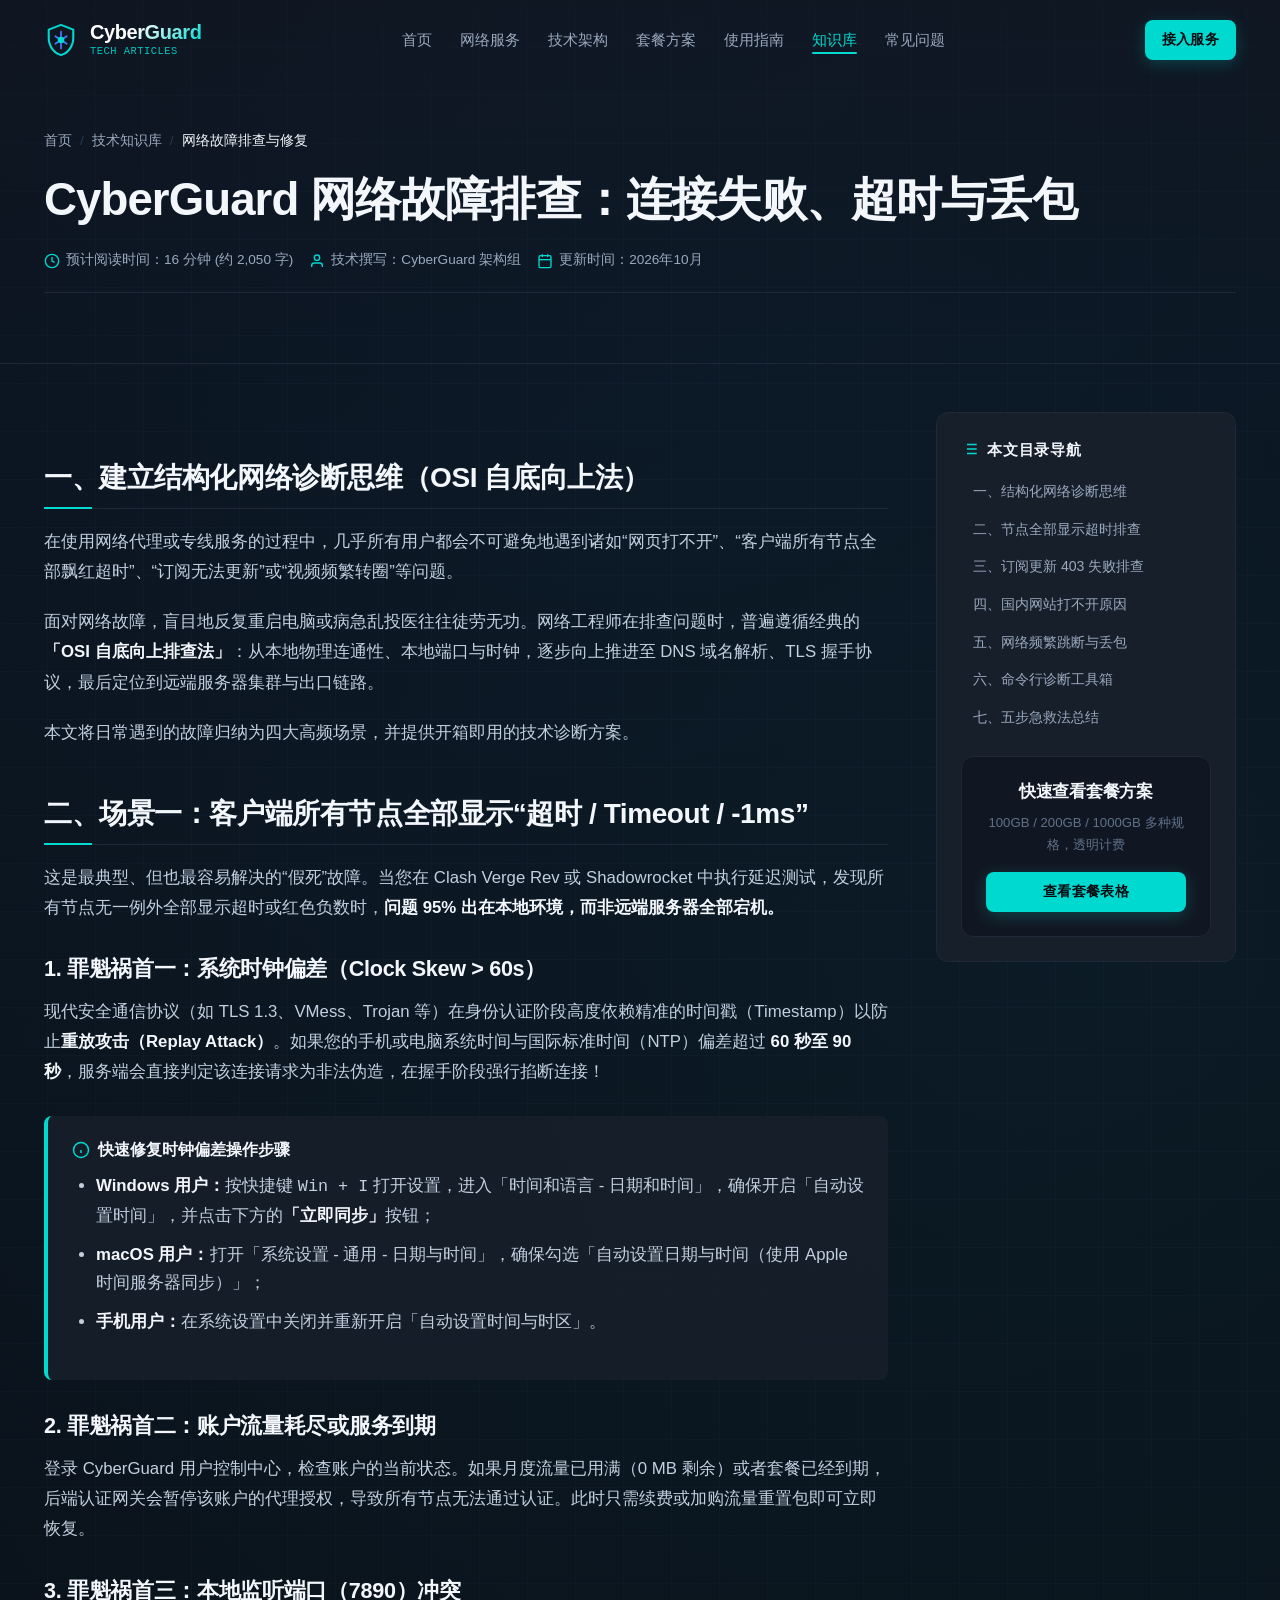
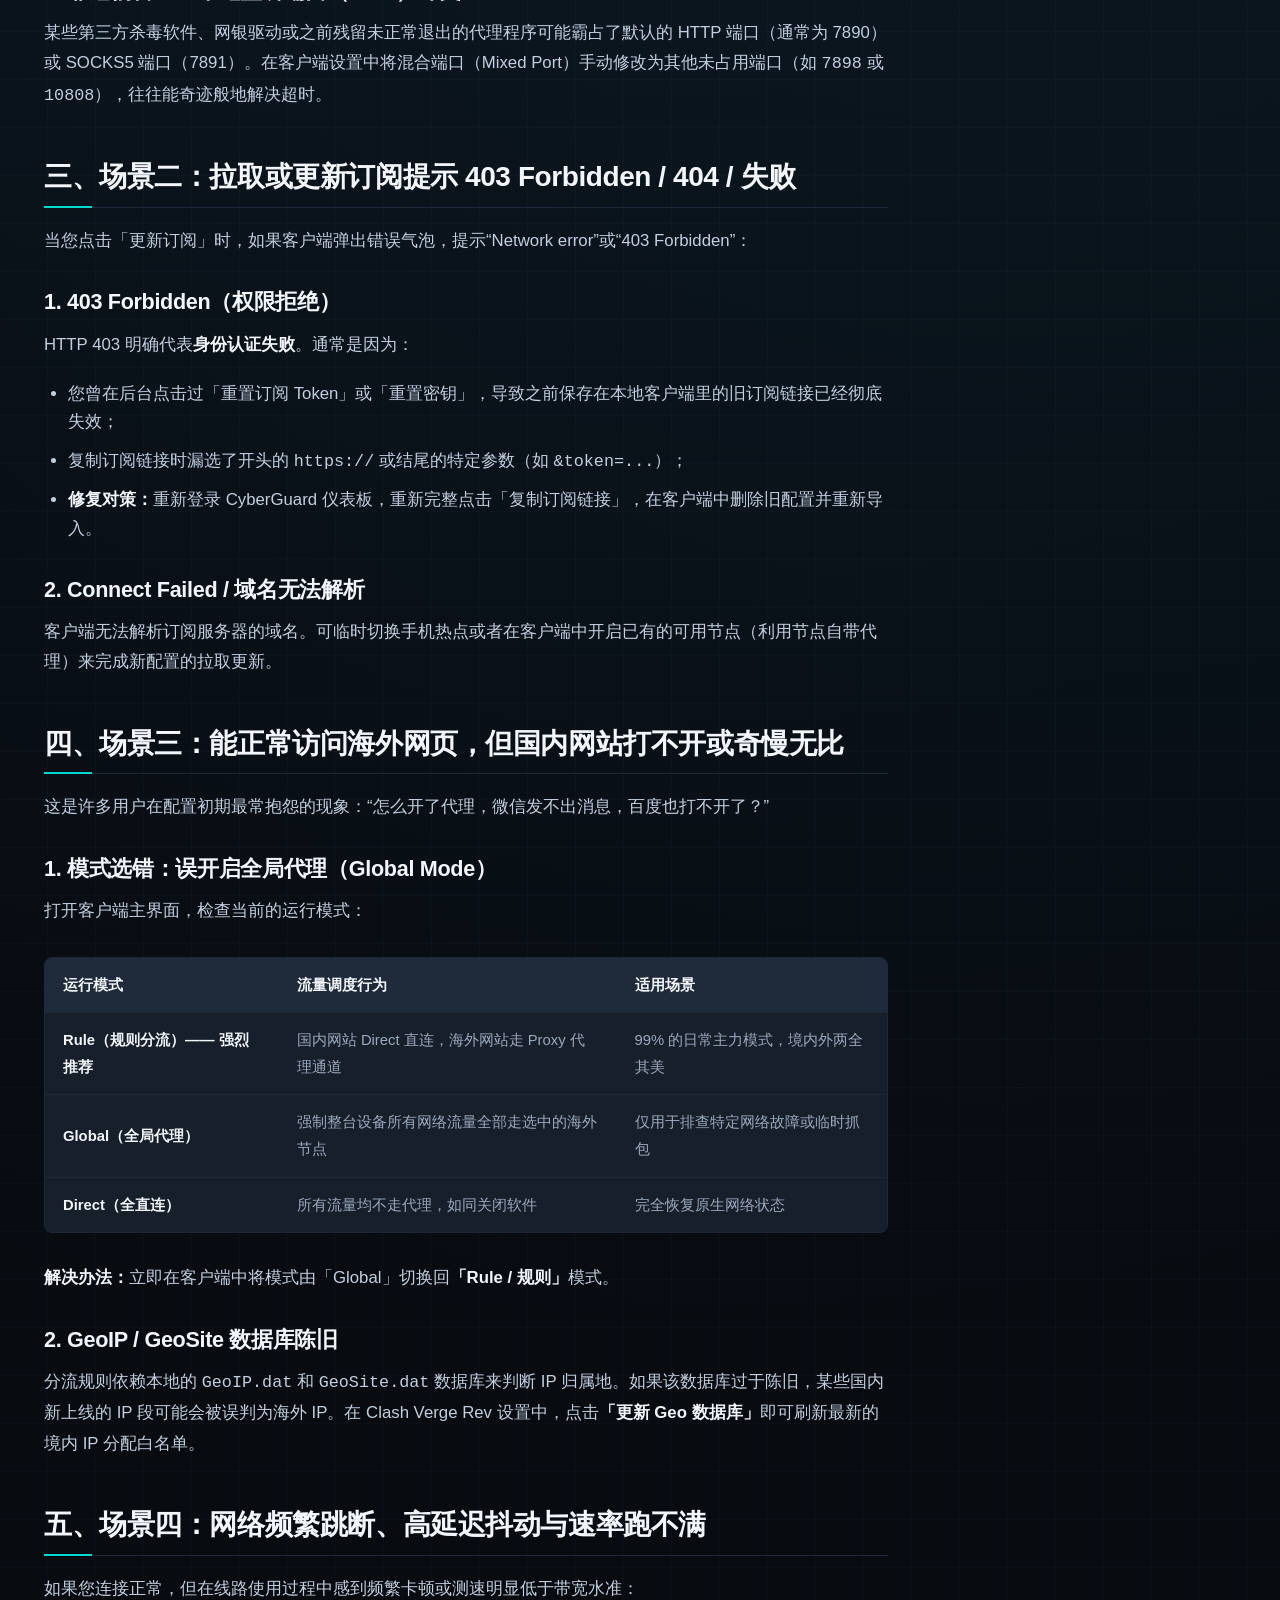
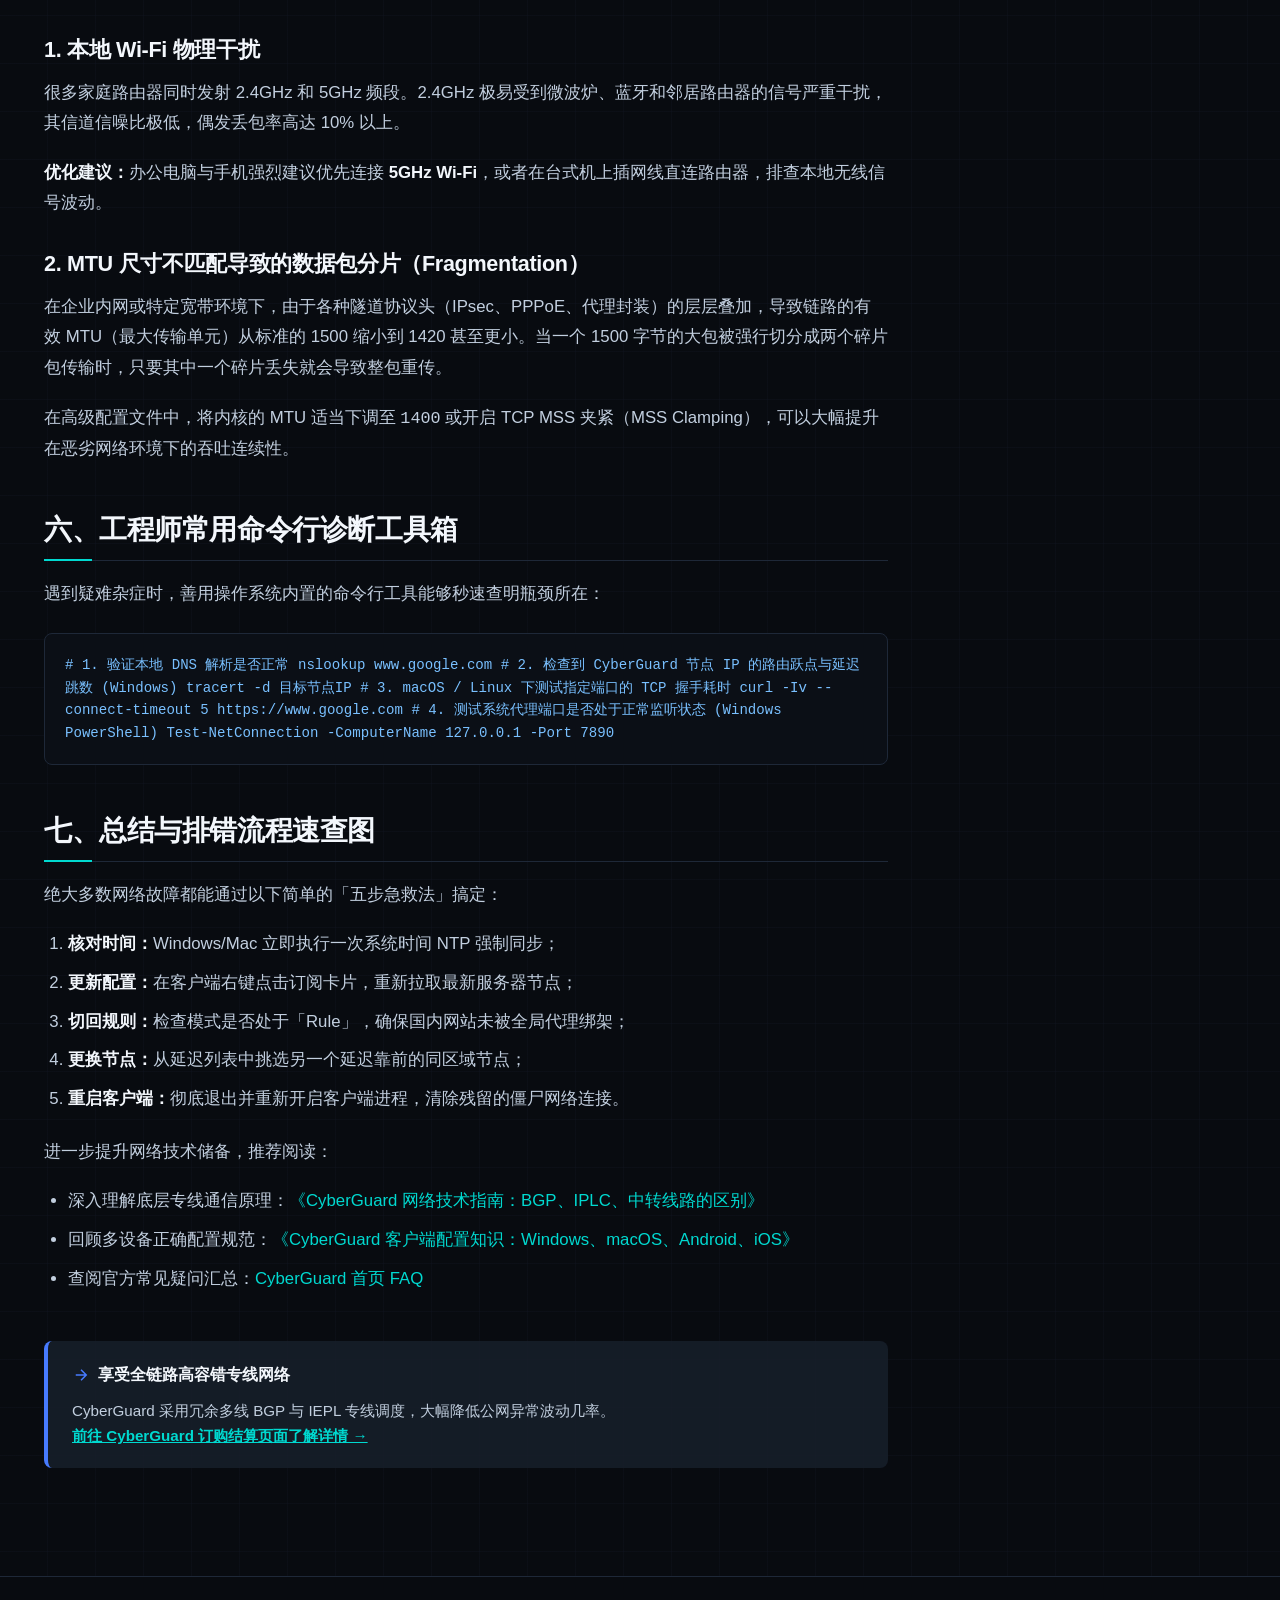
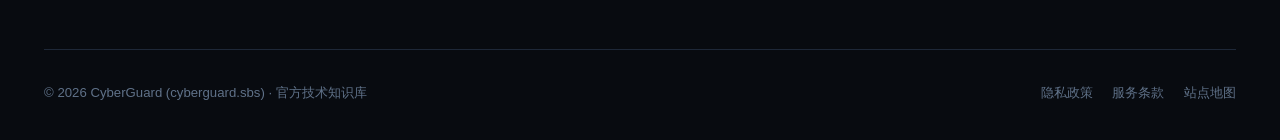
<file: articles/troubleshooting-guide.html>
<!DOCTYPE html>
<html lang="zh-CN">
<head>
  <meta charset="utf-8">
  <meta name="viewport" content="width=device-width, initial-scale=1.0">
  <title>CyberGuard 网络故障排查：连接失败、超时与丢包 - CyberGuard 知识库</title>
  <meta name="description" content="专业级网络故障排除诊断手册。系统梳理 CyberGuard 连接失败、节点全部超时、订阅更新报错 403、时钟同步偏差、端口冲突与高频丢包的根因分析及逐步修复方案。">
  <meta name="keywords" content="CyberGuard, 网络故障排查, 连接失败怎么办, 节点超时, 订阅403, 时钟同步错误, 端口占用, 丢包率排查">
  <link rel="canonical" href="https://cyberguard.sbs/articles/troubleshooting-guide.html">
  <meta name="robots" content="index, follow, max-image-preview:large, max-snippet:-1, max-video-preview:-1">
  <link rel="icon" type="image/svg+xml" href="../favicon.svg">
  <link rel="alternate icon" type="image/x-icon" href="../favicon.ico">
  <link rel="apple-touch-icon" href="../favicon.png">

  <!-- Open Graph -->
  <meta property="og:type" content="article">
  <meta property="og:locale" content="zh_CN">
  <meta property="og:site_name" content="CyberGuard 知识库">
  <meta property="og:url" content="https://cyberguard.sbs/articles/troubleshooting-guide.html">
  <meta property="og:title" content="CyberGuard 网络故障排查：连接失败、超时与丢包">
  <meta property="og:description" content="专业级网络故障排除诊断手册，系统梳理连接失败、节点超时与丢包的逐步修复方案。">

  <!-- Stylesheets -->
  <link rel="stylesheet" href="../css/style.css">
  <link rel="stylesheet" href="../css/article.css">

  <!-- Structured Data JSON-LD -->
  <script type="application/ld+json">
  {
    "@context": "https://schema.org",
    "@type": "TechArticle",
    "headline": "CyberGuard 网络故障排查：连接失败、超时与丢包",
    "description": "专业级网络故障排除诊断手册，系统梳理连接失败、节点超时与丢包的逐步修复方案。",
    "inLanguage": "zh-CN",
    "mainEntityOfPage": "https://cyberguard.sbs/articles/troubleshooting-guide.html",
    "author": {
      "@type": "Organization",
      "name": "CyberGuard Network Engineering Team"
    },
    "publisher": {
      "@type": "Organization",
      "name": "CyberGuard",
      "url": "https://cyberguard.sbs/"
    },
    "datePublished": "2026-10-25T09:30:00+08:00",
    "dateModified": "2026-10-26T12:00:00+08:00"
  }
  </script>
</head>
<body>
  <div class="reading-progress-bar"></div>

  <!-- Header -->
  <header class="site-header scrolled">
    <div class="container header-inner">
      <a href="../index.html" class="brand-logo" aria-label="CyberGuard 首页">
        <div class="brand-shield" aria-hidden="true">
          <svg viewBox="0 0 36 36" fill="none" xmlns="http://www.w3.org/2000/svg">
            <path d="M18 2L5 7V16C5 24.5 10.5 31.8 18 34C25.5 31.8 31 24.5 31 16V7L18 2Z" stroke="#00D9D0" stroke-width="2.2" stroke-linecap="round" stroke-linejoin="round"/>
            <path d="M18 9V27M12 14L24 22M12 22L24 14" stroke="#477BFF" stroke-width="1.8" stroke-linecap="round"/>
            <circle cx="18" cy="18" r="3.5" fill="#00D9D0"/>
          </svg>
        </div>
        <div class="brand-name">
          <span>CyberGuard</span>
          <span class="brand-badge">TECH ARTICLES</span>
        </div>
      </a>

      <nav aria-label="主导航">
        <ul class="nav-menu">
          <li><a href="../index.html#hero" class="nav-link">首页</a></li>
          <li><a href="../index.html#services" class="nav-link">网络服务</a></li>
          <li><a href="../index.html#architecture" class="nav-link">技术架构</a></li>
          <li><a href="../index.html#pricing" class="nav-link">套餐方案</a></li>
          <li><a href="../index.html#guide" class="nav-link">使用指南</a></li>
          <li><a href="../index.html#articles" class="nav-link active">知识库</a></li>
          <li><a href="../index.html#faq" class="nav-link">常见问题</a></li>
        </ul>
      </nav>

      <div class="header-actions">
        <a href="https://varnexa.lingdongaff.com/#/?code=HHoxxHGa" target="_blank" rel="sponsored noopener noreferrer" class="btn btn-primary btn-sm">
          <span>接入服务</span>
        </a>
      </div>
    </div>
  </header>

  <!-- Article Hero -->
  <section class="article-hero">
    <div class="container">
      <nav class="breadcrumbs" aria-label="面包屑导航">
        <a href="../index.html">首页</a>
        <span class="separator">/</span>
        <a href="../index.html#articles">技术知识库</a>
        <span class="separator">/</span>
        <span class="current">网络故障排查与修复</span>
      </nav>

      <div class="article-header">
        <h1 class="article-h1">CyberGuard 网络故障排查：连接失败、超时与丢包</h1>
        <div class="article-meta-bar">
          <div class="article-meta-item">
            <svg viewBox="0 0 24 24" fill="none" stroke="currentColor" stroke-width="2"><circle cx="12" cy="12" r="10"></circle><polyline points="12 6 12 12 16 14"></polyline></svg>
            <span>预计阅读时间：16 分钟 (约 2,050 字)</span>
          </div>
          <div class="article-meta-item">
            <svg viewBox="0 0 24 24" fill="none" stroke="currentColor" stroke-width="2"><path d="M20 21v-2a4 4 0 0 0-4-4H8a4 4 0 0 0-4 4v2"></path><circle cx="12" cy="7" r="4"></circle></svg>
            <span>技术撰写：CyberGuard 架构组</span>
          </div>
          <div class="article-meta-item">
            <svg viewBox="0 0 24 24" fill="none" stroke="currentColor" stroke-width="2"><rect x="3" y="4" width="18" height="18" rx="2" ry="2"></rect><line x1="16" y1="2" x2="16" y2="6"></line><line x1="8" y1="2" x2="8" y2="6"></line><line x1="3" y1="10" x2="21" y2="10"></line></svg>
            <span>更新时间：2026年10月</span>
          </div>
        </div>
      </div>
    </div>
  </section>

  <!-- Main Article Body -->
  <main class="container">
    <div class="article-layout">
      <!-- Article Content Column -->
      <article class="article-body">
        <section id="trouble-intro">
          <h2>一、建立结构化网络诊断思维（OSI 自底向上法）</h2>
          <p>
            在使用网络代理或专线服务的过程中，几乎所有用户都会不可避免地遇到诸如“网页打不开”、“客户端所有节点全部飘红超时”、“订阅无法更新”或“视频频繁转圈”等问题。
          </p>
          <p>
            面对网络故障，盲目地反复重启电脑或病急乱投医往往徒劳无功。网络工程师在排查问题时，普遍遵循经典的<strong>「OSI 自底向上排查法」</strong>：从本地物理连通性、本地端口与时钟，逐步向上推进至 DNS 域名解析、TLS 握手协议，最后定位到远端服务器集群与出口链路。
          </p>
          <p>
            本文将日常遇到的故障归纳为四大高频场景，并提供开箱即用的技术诊断方案。
          </p>
        </section>

        <section id="symptom-1">
          <h2>二、场景一：客户端所有节点全部显示“超时 / Timeout / -1ms”</h2>
          <p>
            这是最典型、但也最容易解决的“假死”故障。当您在 Clash Verge Rev 或 Shadowrocket 中执行延迟测试，发现所有节点无一例外全部显示超时或红色负数时，<strong>问题 95% 出在本地环境，而非远端服务器全部宕机。</strong>
          </p>

          <h3>1. 罪魁祸首一：系统时钟偏差（Clock Skew &gt; 60s）</h3>
          <p>
            现代安全通信协议（如 TLS 1.3、VMess、Trojan 等）在身份认证阶段高度依赖精准的时间戳（Timestamp）以防止<strong>重放攻击（Replay Attack）</strong>。如果您的手机或电脑系统时间与国际标准时间（NTP）偏差超过 <strong>60 秒至 90 秒</strong>，服务端会直接判定该连接请求为非法伪造，在握手阶段强行掐断连接！
          </p>
          <div class="callout callout-info">
            <div class="callout-title">
              <svg viewBox="0 0 24 24" fill="none" stroke="currentColor" stroke-width="2"><circle cx="12" cy="12" r="10"></circle><line x1="12" y1="16" x2="12" y2="12"></line><line x1="12" y1="8" x2="12.01" y2="8"></line></svg>
              <span>快速修复时钟偏差操作步骤</span>
            </div>
            <ul>
              <li><strong>Windows 用户：</strong>按快捷键 <code>Win + I</code> 打开设置，进入「时间和语言 - 日期和时间」，确保开启「自动设置时间」，并点击下方的<strong>「立即同步」</strong>按钮；</li>
              <li><strong>macOS 用户：</strong>打开「系统设置 - 通用 - 日期与时间」，确保勾选「自动设置日期与时间（使用 Apple 时间服务器同步）」；</li>
              <li><strong>手机用户：</strong>在系统设置中关闭并重新开启「自动设置时间与时区」。</li>
            </ul>
          </div>

          <h3>2. 罪魁祸首二：账户流量耗尽或服务到期</h3>
          <p>
            登录 CyberGuard 用户控制中心，检查账户的当前状态。如果月度流量已用满（0 MB 剩余）或者套餐已经到期，后端认证网关会暂停该账户的代理授权，导致所有节点无法通过认证。此时只需续费或加购流量重置包即可立即恢复。
          </p>

          <h3>3. 罪魁祸首三：本地监听端口（7890）冲突</h3>
          <p>
            某些第三方杀毒软件、网银驱动或之前残留未正常退出的代理程序可能霸占了默认的 HTTP 端口（通常为 7890）或 SOCKS5 端口（7891）。在客户端设置中将混合端口（Mixed Port）手动修改为其他未占用端口（如 <code>7898</code> 或 <code>10808</code>），往往能奇迹般地解决超时。
          </p>
        </section>

        <section id="symptom-2">
          <h2>三、场景二：拉取或更新订阅提示 403 Forbidden / 404 / 失败</h2>
          <p>
            当您点击「更新订阅」时，如果客户端弹出错误气泡，提示“Network error”或“403 Forbidden”：
          </p>

          <h3>1. 403 Forbidden（权限拒绝）</h3>
          <p>
            HTTP 403 明确代表<strong>身份认证失败</strong>。通常是因为：
          </p>
          <ul>
            <li>您曾在后台点击过「重置订阅 Token」或「重置密钥」，导致之前保存在本地客户端里的旧订阅链接已经彻底失效；</li>
            <li>复制订阅链接时漏选了开头的 <code>https://</code> 或结尾的特定参数（如 <code>&amp;token=...</code>）；</li>
            <li><strong>修复对策：</strong>重新登录 CyberGuard 仪表板，重新完整点击「复制订阅链接」，在客户端中删除旧配置并重新导入。</li>
          </ul>

          <h3>2. Connect Failed / 域名无法解析</h3>
          <p>
            客户端无法解析订阅服务器的域名。可临时切换手机热点或者在客户端中开启已有的可用节点（利用节点自带代理）来完成新配置的拉取更新。
          </p>
        </section>

        <section id="symptom-3">
          <h2>四、场景三：能正常访问海外网页，但国内网站打不开或奇慢无比</h2>
          <p>
            这是许多用户在配置初期最常抱怨的现象：“怎么开了代理，微信发不出消息，百度也打不开了？”
          </p>

          <h3>1. 模式选错：误开启全局代理（Global Mode）</h3>
          <p>
            打开客户端主界面，检查当前的运行模式：
          </p>
          <div class="article-table-wrap">
            <table class="article-table">
              <thead>
                <tr>
                  <th>运行模式</th>
                  <th>流量调度行为</th>
                  <th>适用场景</th>
                </tr>
              </thead>
              <tbody>
                <tr>
                  <td><strong>Rule（规则分流）—— 强烈推荐</strong></td>
                  <td>国内网站 Direct 直连，海外网站走 Proxy 代理通道</td>
                  <td>99% 的日常主力模式，境内外两全其美</td>
                </tr>
                <tr>
                  <td><strong>Global（全局代理）</strong></td>
                  <td>强制整台设备所有网络流量全部走选中的海外节点</td>
                  <td>仅用于排查特定网络故障或临时抓包</td>
                </tr>
                <tr>
                  <td><strong>Direct（全直连）</strong></td>
                  <td>所有流量均不走代理，如同关闭软件</td>
                  <td>完全恢复原生网络状态</td>
                </tr>
              </tbody>
            </table>
          </div>
          <p>
            <strong>解决办法：</strong>立即在客户端中将模式由「Global」切换回<strong>「Rule / 规则」</strong>模式。
          </p>

          <h3>2. GeoIP / GeoSite 数据库陈旧</h3>
          <p>
            分流规则依赖本地的 <code>GeoIP.dat</code> 和 <code>GeoSite.dat</code> 数据库来判断 IP 归属地。如果该数据库过于陈旧，某些国内新上线的 IP 段可能会被误判为海外 IP。在 Clash Verge Rev 设置中，点击<strong>「更新 Geo 数据库」</strong>即可刷新最新的境内 IP 分配白名单。
          </p>
        </section>

        <section id="symptom-4">
          <h2>五、场景四：网络频繁跳断、高延迟抖动与速率跑不满</h2>
          <p>
            如果您连接正常，但在线路使用过程中感到频繁卡顿或测速明显低于带宽水准：
          </p>

          <h3>1. 本地 Wi-Fi 物理干扰</h3>
          <p>
            很多家庭路由器同时发射 2.4GHz 和 5GHz 频段。2.4GHz 极易受到微波炉、蓝牙和邻居路由器的信号严重干扰，其信道信噪比极低，偶发丢包率高达 10% 以上。
          </p>
          <p>
            <strong>优化建议：</strong>办公电脑与手机强烈建议优先连接 <strong>5GHz Wi-Fi</strong>，或者在台式机上插网线直连路由器，排查本地无线信号波动。
          </p>

          <h3>2. MTU 尺寸不匹配导致的数据包分片（Fragmentation）</h3>
          <p>
            在企业内网或特定宽带环境下，由于各种隧道协议头（IPsec、PPPoE、代理封装）的层层叠加，导致链路的有效 MTU（最大传输单元）从标准的 1500 缩小到 1420 甚至更小。当一个 1500 字节的大包被强行切分成两个碎片包传输时，只要其中一个碎片丢失就会导致整包重传。
          </p>
          <p>
            在高级配置文件中，将内核的 MTU 适当下调至 <code>1400</code> 或开启 TCP MSS 夹紧（MSS Clamping），可以大幅提升在恶劣网络环境下的吞吐连续性。
          </p>
        </section>

        <section id="cli-tools">
          <h2>六、工程师常用命令行诊断工具箱</h2>
          <p>
            遇到疑难杂症时，善用操作系统内置的命令行工具能够秒速查明瓶颈所在：
          </p>

          <div class="code-block">
<code># 1. 验证本地 DNS 解析是否正常
nslookup www.google.com

# 2. 检查到 CyberGuard 节点 IP 的路由跃点与延迟跳数 (Windows)
tracert -d 目标节点IP

# 3. macOS / Linux 下测试指定端口的 TCP 握手耗时
curl -Iv --connect-timeout 5 https://www.google.com

# 4. 测试系统代理端口是否处于正常监听状态 (Windows PowerShell)
Test-NetConnection -ComputerName 127.0.0.1 -Port 7890</code>
          </div>
        </section>

        <section id="article-summary-6">
          <h2>七、总结与排错流程速查图</h2>
          <p>
            绝大多数网络故障都能通过以下简单的「五步急救法」搞定：
          </p>
          <ol>
            <li><strong>核对时间：</strong>Windows/Mac 立即执行一次系统时间 NTP 强制同步；</li>
            <li><strong>更新配置：</strong>在客户端右键点击订阅卡片，重新拉取最新服务器节点；</li>
            <li><strong>切回规则：</strong>检查模式是否处于「Rule」，确保国内网站未被全局代理绑架；</li>
            <li><strong>更换节点：</strong>从延迟列表中挑选另一个延迟靠前的同区域节点；</li>
            <li><strong>重启客户端：</strong>彻底退出并重新开启客户端进程，清除残留的僵尸网络连接。</li>
          </ol>
          <p>
            进一步提升网络技术储备，推荐阅读：
          </p>
          <ul>
            <li>深入理解底层专线通信原理：<a href="bgp-iplc-transit-comparison.html">《CyberGuard 网络技术指南：BGP、IPLC、中转线路的区别》</a></li>
            <li>回顾多设备正确配置规范：<a href="client-configuration-guide.html">《CyberGuard 客户端配置知识：Windows、macOS、Android、iOS》</a></li>
            <li>查阅官方常见疑问汇总：<a href="../index.html#faq">CyberGuard 首页 FAQ</a></li>
          </ul>
        </section>

        <!-- CTA Box -->
        <div class="callout callout-blue" style="margin-top: 48px;">
          <div class="callout-title">
            <svg viewBox="0 0 24 24" fill="none" stroke="currentColor" stroke-width="2"><path d="M5 12h14M12 5l7 7-7 7"/></svg>
            <span>享受全链路高容错专线网络</span>
          </div>
          <p>
            CyberGuard 采用冗余多线 BGP 与 IEPL 专线调度，大幅降低公网异常波动几率。<br>
            <a href="https://varnexa.lingdongaff.com/#/?code=HHoxxHGa" target="_blank" rel="sponsored noopener noreferrer" style="font-weight: 700; text-decoration: underline; color: var(--color-cyan);">前往 CyberGuard 订购结算页面了解详情 →</a>
          </p>
        </div>
      </article>

      <!-- Sidebar -->
      <aside class="article-sidebar">
        <div class="toc-sticky">
          <div class="toc-title">
            <svg viewBox="0 0 24 24" fill="none" stroke="currentColor" stroke-width="2"><line x1="8" y1="6" x2="21" y2="6"></line><line x1="8" y1="12" x2="21" y2="12"></line><line x1="8" y1="18" x2="21" y2="18"></line><line x1="3" y1="6" x2="3.01" y2="6"></line><line x1="3" y1="12" x2="3.01" y2="12"></line><line x1="3" y1="18" x2="3.01" y2="18"></line></svg>
            <span>本文目录导航</span>
          </div>
          <ul class="toc-list">
            <li class="toc-item"><a href="#trouble-intro">一、结构化网络诊断思维</a></li>
            <li class="toc-item"><a href="#symptom-1">二、节点全部显示超时排查</a></li>
            <li class="toc-item"><a href="#symptom-2">三、订阅更新 403 失败排查</a></li>
            <li class="toc-item"><a href="#symptom-3">四、国内网站打不开原因</a></li>
            <li class="toc-item"><a href="#symptom-4">五、网络频繁跳断与丢包</a></li>
            <li class="toc-item"><a href="#cli-tools">六、命令行诊断工具箱</a></li>
            <li class="toc-item"><a href="#article-summary-6">七、五步急救法总结</a></li>
          </ul>

          <div class="sidebar-cta">
            <h4>快速查看套餐方案</h4>
            <p>100GB / 200GB / 1000GB 多种规格，透明计费</p>
            <a href="../index.html#pricing" class="btn btn-primary btn-sm" style="width: 100%;">查看套餐表格</a>
          </div>
        </div>
      </aside>
    </div>
  </main>

  <!-- Footer -->
  <footer class="site-footer">
    <div class="container">
      <div class="footer-bottom-bar">
        <div>
          <span>© 2026 CyberGuard (cyberguard.sbs) · 官方技术知识库</span>
        </div>
        <div>
          <a href="../privacy.html" style="color: var(--text-muted); margin-right: 16px;">隐私政策</a>
          <a href="../terms.html" style="color: var(--text-muted); margin-right: 16px;">服务条款</a>
          <a href="../sitemap.xml" style="color: var(--text-muted);">站点地图</a>
        </div>
      </div>
    </div>
  </footer>

  <script src="../js/main.js" defer></script>
</body>
</html>
</file>
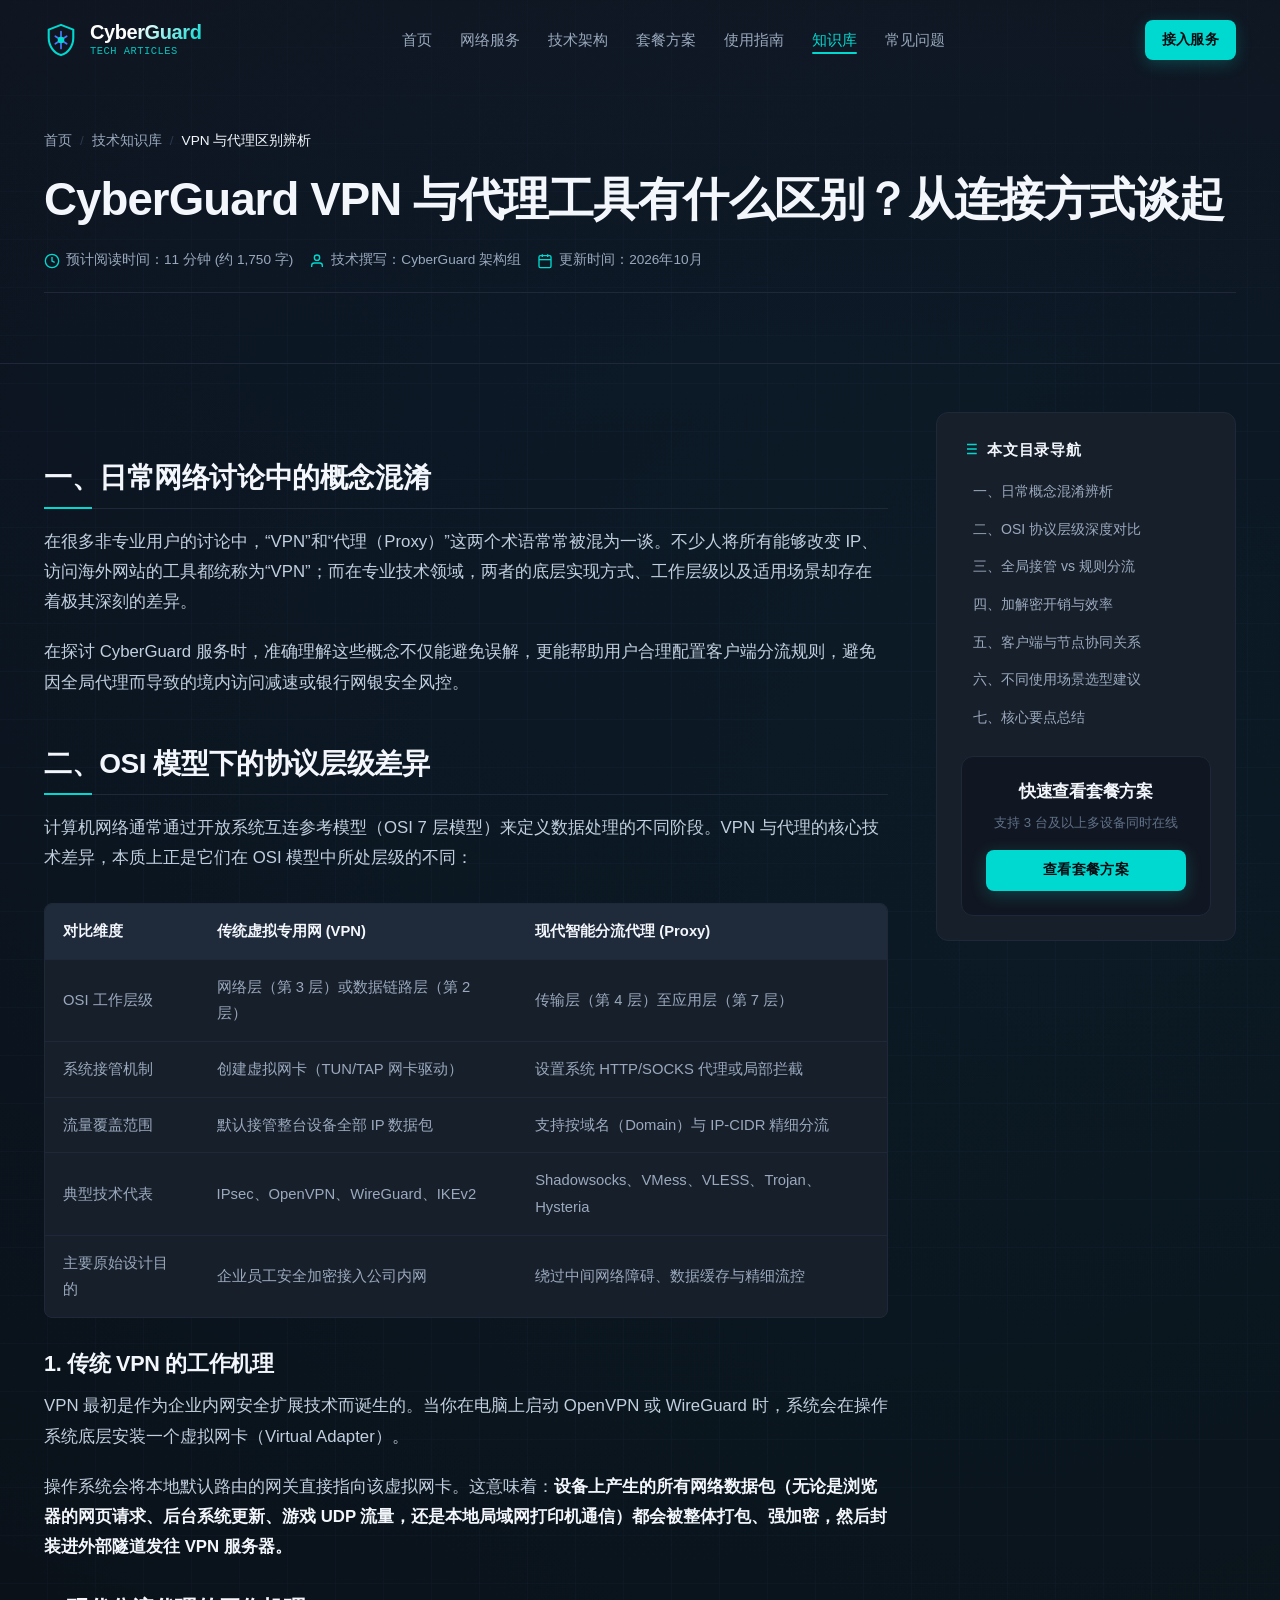
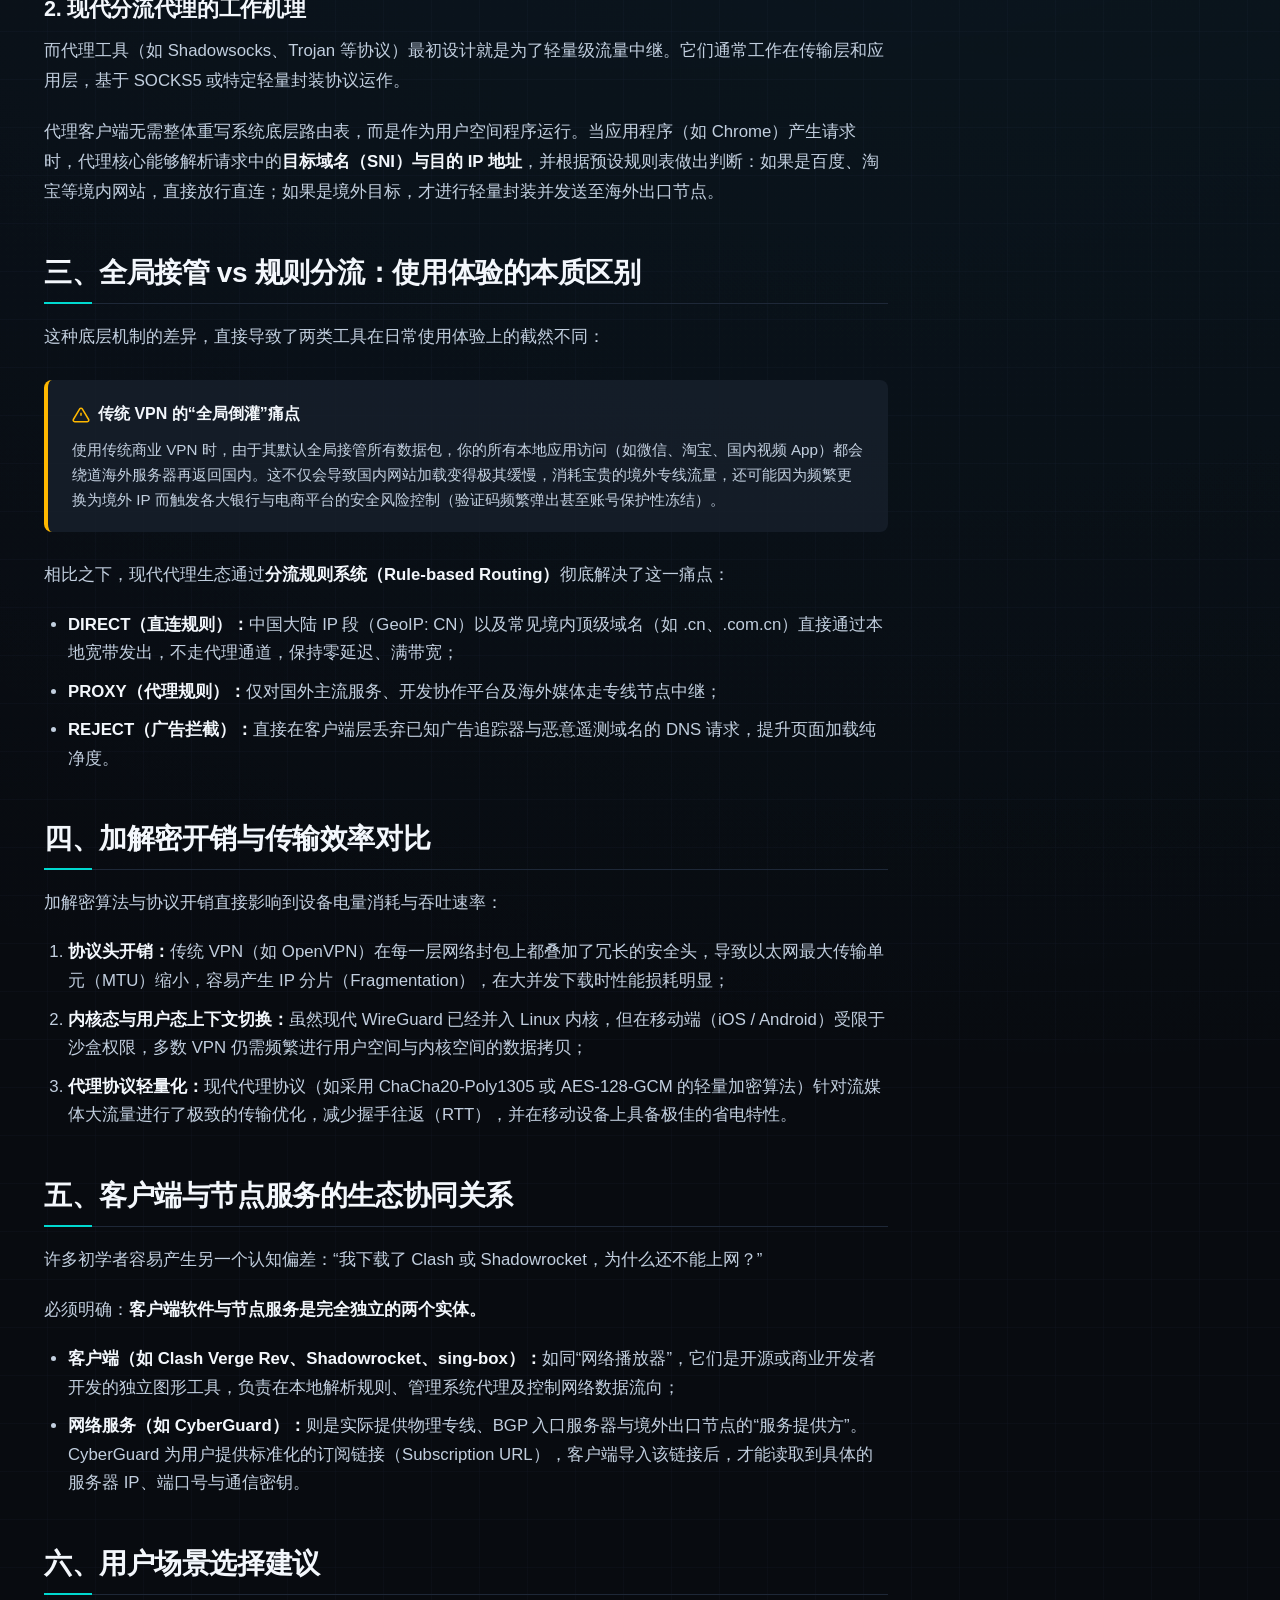
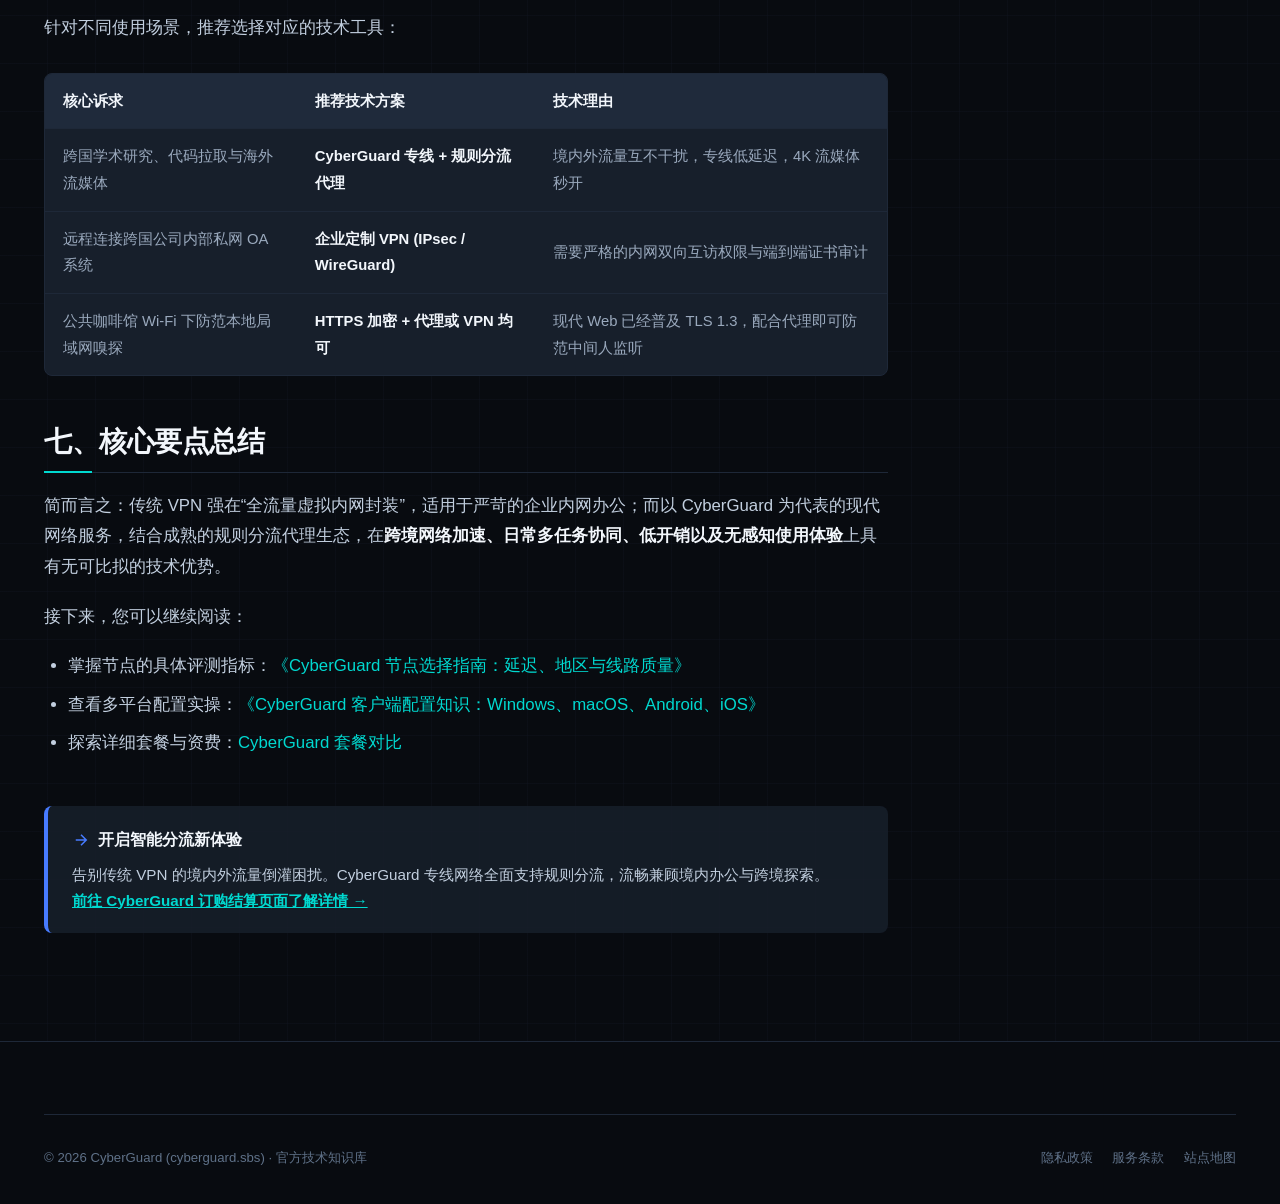
<file: articles/vpn-vs-proxy-differences.html>
<!DOCTYPE html>
<html lang="zh-CN">
<head>
  <meta charset="utf-8">
  <meta name="viewport" content="width=device-width, initial-scale=1.0">
  <title>CyberGuard VPN 与代理工具有什么区别？从连接方式谈起 - CyberGuard 知识库</title>
  <meta name="description" content="深入对比 VPN 与代理工具在网络协议层级、流量接管方式、加解密开销、分流灵活性及客户端生态上的本质差异，帮助用户从技术底层厘清两者边界。">
  <meta name="keywords" content="CyberGuard, CyberGuard VPN, 代理工具区别, TUN网卡, 规则分流, 客户端配置, 网络层协议, 应用层代理">
  <link rel="canonical" href="https://cyberguard.sbs/articles/vpn-vs-proxy-differences.html">
  <meta name="robots" content="index, follow, max-image-preview:large, max-snippet:-1, max-video-preview:-1">
  <link rel="icon" type="image/svg+xml" href="../favicon.svg">
  <link rel="alternate icon" type="image/x-icon" href="../favicon.ico">
  <link rel="apple-touch-icon" href="../favicon.png">

  <!-- Open Graph -->
  <meta property="og:type" content="article">
  <meta property="og:locale" content="zh_CN">
  <meta property="og:site_name" content="CyberGuard 知识库">
  <meta property="og:url" content="https://cyberguard.sbs/articles/vpn-vs-proxy-differences.html">
  <meta property="og:title" content="CyberGuard VPN 与代理工具有什么区别？从连接方式谈起">
  <meta property="og:description" content="深入对比 VPN 与代理工具在网络协议层级、流量接管方式、加解密开销与分流灵活性上的本质差异。">

  <!-- Stylesheets -->
  <link rel="stylesheet" href="../css/style.css">
  <link rel="stylesheet" href="../css/article.css">

  <!-- Structured Data JSON-LD -->
  <script type="application/ld+json">
  {
    "@context": "https://schema.org",
    "@type": "TechArticle",
    "headline": "CyberGuard VPN 与代理工具有什么区别？从连接方式谈起",
    "description": "深入对比 VPN 与代理工具在网络协议层级、流量接管方式、加解密开销与分流灵活性上的本质差异。",
    "inLanguage": "zh-CN",
    "mainEntityOfPage": "https://cyberguard.sbs/articles/vpn-vs-proxy-differences.html",
    "author": {
      "@type": "Organization",
      "name": "CyberGuard Network Engineering Team"
    },
    "publisher": {
      "@type": "Organization",
      "name": "CyberGuard",
      "url": "https://cyberguard.sbs/"
    },
    "datePublished": "2026-10-21T10:30:00+08:00",
    "dateModified": "2026-10-26T12:00:00+08:00"
  }
  </script>
</head>
<body>
  <!-- Reading Progress Bar -->
  <div class="reading-progress-bar"></div>

  <!-- Header -->
  <header class="site-header scrolled">
    <div class="container header-inner">
      <a href="../index.html" class="brand-logo" aria-label="CyberGuard 首页">
        <div class="brand-shield" aria-hidden="true">
          <svg viewBox="0 0 36 36" fill="none" xmlns="http://www.w3.org/2000/svg">
            <path d="M18 2L5 7V16C5 24.5 10.5 31.8 18 34C25.5 31.8 31 24.5 31 16V7L18 2Z" stroke="#00D9D0" stroke-width="2.2" stroke-linecap="round" stroke-linejoin="round"/>
            <path d="M18 9V27M12 14L24 22M12 22L24 14" stroke="#477BFF" stroke-width="1.8" stroke-linecap="round"/>
            <circle cx="18" cy="18" r="3.5" fill="#00D9D0"/>
          </svg>
        </div>
        <div class="brand-name">
          <span>CyberGuard</span>
          <span class="brand-badge">TECH ARTICLES</span>
        </div>
      </a>

      <nav aria-label="主导航">
        <ul class="nav-menu">
          <li><a href="../index.html#hero" class="nav-link">首页</a></li>
          <li><a href="../index.html#services" class="nav-link">网络服务</a></li>
          <li><a href="../index.html#architecture" class="nav-link">技术架构</a></li>
          <li><a href="../index.html#pricing" class="nav-link">套餐方案</a></li>
          <li><a href="../index.html#guide" class="nav-link">使用指南</a></li>
          <li><a href="../index.html#articles" class="nav-link active">知识库</a></li>
          <li><a href="../index.html#faq" class="nav-link">常见问题</a></li>
        </ul>
      </nav>

      <div class="header-actions">
        <a href="https://varnexa.lingdongaff.com/#/?code=HHoxxHGa" target="_blank" rel="sponsored noopener noreferrer" class="btn btn-primary btn-sm">
          <span>接入服务</span>
        </a>
      </div>
    </div>
  </header>

  <!-- Article Hero -->
  <section class="article-hero">
    <div class="container">
      <nav class="breadcrumbs" aria-label="面包屑导航">
        <a href="../index.html">首页</a>
        <span class="separator">/</span>
        <a href="../index.html#articles">技术知识库</a>
        <span class="separator">/</span>
        <span class="current">VPN 与代理区别辨析</span>
      </nav>

      <div class="article-header">
        <h1 class="article-h1">CyberGuard VPN 与代理工具有什么区别？从连接方式谈起</h1>
        <div class="article-meta-bar">
          <div class="article-meta-item">
            <svg viewBox="0 0 24 24" fill="none" stroke="currentColor" stroke-width="2"><circle cx="12" cy="12" r="10"></circle><polyline points="12 6 12 12 16 14"></polyline></svg>
            <span>预计阅读时间：11 分钟 (约 1,750 字)</span>
          </div>
          <div class="article-meta-item">
            <svg viewBox="0 0 24 24" fill="none" stroke="currentColor" stroke-width="2"><path d="M20 21v-2a4 4 0 0 0-4-4H8a4 4 0 0 0-4 4v2"></path><circle cx="12" cy="7" r="4"></circle></svg>
            <span>技术撰写：CyberGuard 架构组</span>
          </div>
          <div class="article-meta-item">
            <svg viewBox="0 0 24 24" fill="none" stroke="currentColor" stroke-width="2"><rect x="3" y="4" width="18" height="18" rx="2" ry="2"></rect><line x1="16" y1="2" x2="16" y2="6"></line><line x1="8" y1="2" x2="8" y2="6"></line><line x1="3" y1="10" x2="21" y2="10"></line></svg>
            <span>更新时间：2026年10月</span>
          </div>
        </div>
      </div>
    </div>
  </section>

  <!-- Main Article Body -->
  <main class="container">
    <div class="article-layout">
      <!-- Article Content Column -->
      <article class="article-body">
        <section id="confusion">
          <h2>一、日常网络讨论中的概念混淆</h2>
          <p>
            在很多非专业用户的讨论中，“VPN”和“代理（Proxy）”这两个术语常常被混为一谈。不少人将所有能够改变 IP、访问海外网站的工具都统称为“VPN”；而在专业技术领域，两者的底层实现方式、工作层级以及适用场景却存在着极其深刻的差异。
          </p>
          <p>
            在探讨 CyberGuard 服务时，准确理解这些概念不仅能避免误解，更能帮助用户合理配置客户端分流规则，避免因全局代理而导致的境内访问减速或银行网银安全风控。
          </p>
        </section>

        <section id="osi-layers">
          <h2>二、OSI 模型下的协议层级差异</h2>
          <p>
            计算机网络通常通过开放系统互连参考模型（OSI 7 层模型）来定义数据处理的不同阶段。VPN 与代理的核心技术差异，本质上正是它们在 OSI 模型中所处层级的不同：
          </p>

          <div class="article-table-wrap">
            <table class="article-table">
              <thead>
                <tr>
                  <th>对比维度</th>
                  <th>传统虚拟专用网 (VPN)</th>
                  <th>现代智能分流代理 (Proxy)</th>
                </tr>
              </thead>
              <tbody>
                <tr>
                  <td>OSI 工作层级</td>
                  <td>网络层（第 3 层）或数据链路层（第 2 层）</td>
                  <td>传输层（第 4 层）至应用层（第 7 层）</td>
                </tr>
                <tr>
                  <td>系统接管机制</td>
                  <td>创建虚拟网卡（TUN/TAP 网卡驱动）</td>
                  <td>设置系统 HTTP/SOCKS 代理或局部拦截</td>
                </tr>
                <tr>
                  <td>流量覆盖范围</td>
                  <td>默认接管整台设备全部 IP 数据包</td>
                  <td>支持按域名（Domain）与 IP-CIDR 精细分流</td>
                </tr>
                <tr>
                  <td>典型技术代表</td>
                  <td>IPsec、OpenVPN、WireGuard、IKEv2</td>
                  <td>Shadowsocks、VMess、VLESS、Trojan、Hysteria</td>
                </tr>
                <tr>
                  <td>主要原始设计目的</td>
                  <td>企业员工安全加密接入公司内网</td>
                  <td>绕过中间网络障碍、数据缓存与精细流控</td>
                </tr>
              </tbody>
            </table>
          </div>

          <h3>1. 传统 VPN 的工作机理</h3>
          <p>
            VPN 最初是作为企业内网安全扩展技术而诞生的。当你在电脑上启动 OpenVPN 或 WireGuard 时，系统会在操作系统底层安装一个虚拟网卡（Virtual Adapter）。
          </p>
          <p>
            操作系统会将本地默认路由的网关直接指向该虚拟网卡。这意味着：<strong>设备上产生的所有网络数据包（无论是浏览器的网页请求、后台系统更新、游戏 UDP 流量，还是本地局域网打印机通信）都会被整体打包、强加密，然后封装进外部隧道发往 VPN 服务器。</strong>
          </p>

          <h3>2. 现代分流代理的工作机理</h3>
          <p>
            而代理工具（如 Shadowsocks、Trojan 等协议）最初设计就是为了轻量级流量中继。它们通常工作在传输层和应用层，基于 SOCKS5 或特定轻量封装协议运作。
          </p>
          <p>
            代理客户端无需整体重写系统底层路由表，而是作为用户空间程序运行。当应用程序（如 Chrome）产生请求时，代理核心能够解析请求中的<strong>目标域名（SNI）与目的 IP 地址</strong>，并根据预设规则表做出判断：如果是百度、淘宝等境内网站，直接放行直连；如果是境外目标，才进行轻量封装并发送至海外出口节点。
          </p>
        </section>

        <section id="traffic-routing">
          <h2>三、全局接管 vs 规则分流：使用体验的本质区别</h2>
          <p>
            这种底层机制的差异，直接导致了两类工具在日常使用体验上的截然不同：
          </p>

          <div class="callout callout-warning">
            <div class="callout-title">
              <svg viewBox="0 0 24 24" fill="none" stroke="currentColor" stroke-width="2"><path d="M10.29 3.86L1.82 18a2 2 0 0 0 1.71 3h16.94a2 2 0 0 0 1.71-3L13.71 3.86a2 2 0 0 0-3.42 0z"></path><line x1="12" y1="9" x2="12" y2="13"></line><line x1="12" y1="17" x2="12.01" y2="17"></line></svg>
              <span>传统 VPN 的“全局倒灌”痛点</span>
            </div>
            <p>
              使用传统商业 VPN 时，由于其默认全局接管所有数据包，你的所有本地应用访问（如微信、淘宝、国内视频 App）都会绕道海外服务器再返回国内。这不仅会导致国内网站加载变得极其缓慢，消耗宝贵的境外专线流量，还可能因为频繁更换为境外 IP 而触发各大银行与电商平台的安全风险控制（验证码频繁弹出甚至账号保护性冻结）。
            </p>
          </div>

          <p>
            相比之下，现代代理生态通过<strong>分流规则系统（Rule-based Routing）</strong>彻底解决了这一痛点：
          </p>
          <ul>
            <li><strong>DIRECT（直连规则）：</strong>中国大陆 IP 段（GeoIP: CN）以及常见境内顶级域名（如 .cn、.com.cn）直接通过本地宽带发出，不走代理通道，保持零延迟、满带宽；</li>
            <li><strong>PROXY（代理规则）：</strong>仅对国外主流服务、开发协作平台及海外媒体走专线节点中继；</li>
            <li><strong>REJECT（广告拦截）：</strong>直接在客户端层丢弃已知广告追踪器与恶意遥测域名的 DNS 请求，提升页面加载纯净度。</li>
          </ul>
        </section>

        <section id="encryption-performance">
          <h2>四、加解密开销与传输效率对比</h2>
          <p>
            加解密算法与协议开销直接影响到设备电量消耗与吞吐速率：
          </p>
          <ol>
            <li><strong>协议头开销：</strong>传统 VPN（如 OpenVPN）在每一层网络封包上都叠加了冗长的安全头，导致以太网最大传输单元（MTU）缩小，容易产生 IP 分片（Fragmentation），在大并发下载时性能损耗明显；</li>
            <li><strong>内核态与用户态上下文切换：</strong>虽然现代 WireGuard 已经并入 Linux 内核，但在移动端（iOS / Android）受限于沙盒权限，多数 VPN 仍需频繁进行用户空间与内核空间的数据拷贝；</li>
            <li><strong>代理协议轻量化：</strong>现代代理协议（如采用 ChaCha20-Poly1305 或 AES-128-GCM 的轻量加密算法）针对流媒体大流量进行了极致的传输优化，减少握手往返（RTT），并在移动设备上具备极佳的省电特性。</li>
          </ol>
        </section>

        <section id="ecosystem">
          <h2>五、客户端与节点服务的生态协同关系</h2>
          <p>
            许多初学者容易产生另一个认知偏差：“我下载了 Clash 或 Shadowrocket，为什么还不能上网？”
          </p>
          <p>
            必须明确：<strong>客户端软件与节点服务是完全独立的两个实体。</strong>
          </p>
          <ul>
            <li><strong>客户端（如 Clash Verge Rev、Shadowrocket、sing-box）：</strong>如同“网络播放器”，它们是开源或商业开发者开发的独立图形工具，负责在本地解析规则、管理系统代理及控制网络数据流向；</li>
            <li><strong>网络服务（如 CyberGuard）：</strong>则是实际提供物理专线、BGP 入口服务器与境外出口节点的“服务提供方”。CyberGuard 为用户提供标准化的订阅链接（Subscription URL），客户端导入该链接后，才能读取到具体的服务器 IP、端口号与通信密钥。</li>
          </ul>
        </section>

        <section id="selection-guide">
          <h2>六、用户场景选择建议</h2>
          <p>
            针对不同使用场景，推荐选择对应的技术工具：
          </p>
          <div class="article-table-wrap">
            <table class="article-table">
              <thead>
                <tr>
                  <th>核心诉求</th>
                  <th>推荐技术方案</th>
                  <th>技术理由</th>
                </tr>
              </thead>
              <tbody>
                <tr>
                  <td>跨国学术研究、代码拉取与海外流媒体</td>
                  <td><strong>CyberGuard 专线 + 规则分流代理</strong></td>
                  <td>境内外流量互不干扰，专线低延迟，4K 流媒体秒开</td>
                </tr>
                <tr>
                  <td>远程连接跨国公司内部私网 OA 系统</td>
                  <td><strong>企业定制 VPN (IPsec / WireGuard)</strong></td>
                  <td>需要严格的内网双向互访权限与端到端证书审计</td>
                </tr>
                <tr>
                  <td>公共咖啡馆 Wi-Fi 下防范本地局域网嗅探</td>
                  <td><strong>HTTPS 加密 + 代理或 VPN 均可</strong></td>
                  <td>现代 Web 已经普及 TLS 1.3，配合代理即可防范中间人监听</td>
                </tr>
              </tbody>
            </table>
          </div>
        </section>

        <section id="article-summary">
          <h2>七、核心要点总结</h2>
          <p>
            简而言之：传统 VPN 强在“全流量虚拟内网封装”，适用于严苛的企业内网办公；而以 CyberGuard 为代表的现代网络服务，结合成熟的规则分流代理生态，在<strong>跨境网络加速、日常多任务协同、低开销以及无感知使用体验</strong>上具有无可比拟的技术优势。
          </p>
          <p>
            接下来，您可以继续阅读：
          </p>
          <ul>
            <li>掌握节点的具体评测指标：<a href="node-selection-guide.html">《CyberGuard 节点选择指南：延迟、地区与线路质量》</a></li>
            <li>查看多平台配置实操：<a href="client-configuration-guide.html">《CyberGuard 客户端配置知识：Windows、macOS、Android、iOS》</a></li>
            <li>探索详细套餐与资费：<a href="../index.html#pricing">CyberGuard 套餐对比</a></li>
          </ul>
        </section>

        <!-- CTA Box -->
        <div class="callout callout-blue" style="margin-top: 48px;">
          <div class="callout-title">
            <svg viewBox="0 0 24 24" fill="none" stroke="currentColor" stroke-width="2"><path d="M5 12h14M12 5l7 7-7 7"/></svg>
            <span>开启智能分流新体验</span>
          </div>
          <p>
            告别传统 VPN 的境内外流量倒灌困扰。CyberGuard 专线网络全面支持规则分流，流畅兼顾境内办公与跨境探索。<br>
            <a href="https://varnexa.lingdongaff.com/#/?code=HHoxxHGa" target="_blank" rel="sponsored noopener noreferrer" style="font-weight: 700; text-decoration: underline; color: var(--color-cyan);">前往 CyberGuard 订购结算页面了解详情 →</a>
          </p>
        </div>
      </article>

      <!-- Sidebar -->
      <aside class="article-sidebar">
        <div class="toc-sticky">
          <div class="toc-title">
            <svg viewBox="0 0 24 24" fill="none" stroke="currentColor" stroke-width="2"><line x1="8" y1="6" x2="21" y2="6"></line><line x1="8" y1="12" x2="21" y2="12"></line><line x1="8" y1="18" x2="21" y2="18"></line><line x1="3" y1="6" x2="3.01" y2="6"></line><line x1="3" y1="12" x2="3.01" y2="12"></line><line x1="3" y1="18" x2="3.01" y2="18"></line></svg>
            <span>本文目录导航</span>
          </div>
          <ul class="toc-list">
            <li class="toc-item"><a href="#confusion">一、日常概念混淆辨析</a></li>
            <li class="toc-item"><a href="#osi-layers">二、OSI 协议层级深度对比</a></li>
            <li class="toc-item"><a href="#traffic-routing">三、全局接管 vs 规则分流</a></li>
            <li class="toc-item"><a href="#encryption-performance">四、加解密开销与效率</a></li>
            <li class="toc-item"><a href="#ecosystem">五、客户端与节点协同关系</a></li>
            <li class="toc-item"><a href="#selection-guide">六、不同使用场景选型建议</a></li>
            <li class="toc-item"><a href="#article-summary">七、核心要点总结</a></li>
          </ul>

          <div class="sidebar-cta">
            <h4>快速查看套餐方案</h4>
            <p>支持 3 台及以上多设备同时在线</p>
            <a href="../index.html#pricing" class="btn btn-primary btn-sm" style="width: 100%;">查看套餐方案</a>
          </div>
        </div>
      </aside>
    </div>
  </main>

  <!-- Footer -->
  <footer class="site-footer">
    <div class="container">
      <div class="footer-bottom-bar">
        <div>
          <span>© 2026 CyberGuard (cyberguard.sbs) · 官方技术知识库</span>
        </div>
        <div>
          <a href="../privacy.html" style="color: var(--text-muted); margin-right: 16px;">隐私政策</a>
          <a href="../terms.html" style="color: var(--text-muted); margin-right: 16px;">服务条款</a>
          <a href="../sitemap.xml" style="color: var(--text-muted);">站点地图</a>
        </div>
      </div>
    </div>
  </footer>

  <script src="../js/main.js" defer></script>
</body>
</html>
</file>
<file: css/style.css>
/* ==========================================================================
   CyberGuard Enterprise Dark Security UI Framework (Cyber Command Theme)
   Domain: cyberguard.sbs
   Primary Brand Palette:
   - Main Background: #080B10
   - Secondary Background: #111722
   - Surface/Card Background: #171F2B
   - Brand Cyan: #00D9D0
   - Secondary Blue: #477BFF
   - Primary Text: #F3F7FC
   - Secondary Text: #9AA9BD
   ========================================================================== */

:root {
  --bg-primary: #080B10;
  --bg-secondary: #111722;
  --bg-surface: #171F2B;
  --bg-surface-elevated: #1F2A3B;
  --bg-surface-glass: rgba(23, 31, 43, 0.75);
  --bg-header-glass: rgba(8, 11, 16, 0.85);

  --color-cyan: #00D9D0;
  --color-cyan-hover: #14eee5;
  --color-cyan-glow: rgba(0, 217, 208, 0.28);
  --color-cyan-glow-subtle: rgba(0, 217, 208, 0.08);

  --color-blue: #477BFF;
  --color-blue-hover: #5e8cff;
  --color-blue-glow: rgba(71, 123, 255, 0.28);

  --text-primary: #F3F7FC;
  --text-secondary: #9AA9BD;
  --text-muted: #5F7188;
  --text-inverse: #080B10;

  --border-subtle: #1E2838;
  --border-medium: #2A384D;
  --border-active: #00D9D0;

  --status-green: #00E599;
  --status-amber: #FFB800;
  --status-red: #FF4D6D;

  --font-sans: -apple-system, BlinkMacSystemFont, "Segoe UI", Roboto, "PingFang SC", "Hiragino Sans GB", "Microsoft YaHei", sans-serif;
  --font-mono: "JetBrains Mono", SFMono-Regular, Menlo, Monaco, Consolas, "Liberation Mono", monospace;

  --radius-sm: 4px;
  --radius-md: 8px;
  --radius-lg: 12px;
  --radius-xl: 18px;

  --shadow-card: 0 10px 30px rgba(0, 0, 0, 0.35);
  --shadow-cyan-glow: 0 0 24px rgba(0, 217, 208, 0.35);
  --shadow-blue-glow: 0 0 24px rgba(71, 123, 255, 0.35);

  --transition-fast: 0.18s cubic-bezier(0.4, 0, 0.2, 1);
  --transition-normal: 0.28s cubic-bezier(0.4, 0, 0.2, 1);
}

/* --------------------------------------------------
   Reset & Base Styles
   -------------------------------------------------- */
*, *::before, *::after {
  box-sizing: border-box;
  margin: 0;
  padding: 0;
}

html {
  font-family: var(--font-sans);
  background-color: var(--bg-primary);
  color: var(--text-primary);
  font-size: 16px;
  line-height: 1.65;
  scroll-behavior: smooth;
  -webkit-font-smoothing: antialiased;
  -moz-osx-font-smoothing: grayscale;
}

body {
  min-height: 100vh;
  overflow-x: hidden;
  background-color: var(--bg-primary);
  background-image: 
    radial-gradient(circle at 50% 0%, rgba(71, 123, 255, 0.08) 0%, transparent 60%),
    radial-gradient(circle at 85% 20%, rgba(0, 217, 208, 0.05) 0%, transparent 50%),
    linear-gradient(rgba(30, 40, 56, 0.15) 1px, transparent 1px),
    linear-gradient(90deg, rgba(30, 40, 56, 0.15) 1px, transparent 1px);
  background-size: 100% 100%, 100% 100%, 48px 48px, 48px 48px;
  background-position: 0 0, 0 0, -1px -1px, -1px -1px;
}

/* Accessibility: Skip Link */
.skip-link {
  position: absolute;
  top: -100px;
  left: 20px;
  background: var(--color-cyan);
  color: var(--text-inverse);
  padding: 10px 18px;
  z-index: 9999;
  font-weight: 600;
  border-radius: var(--radius-sm);
  transition: top var(--transition-fast);
}
.skip-link:focus {
  top: 20px;
}

/* Selection */
::selection {
  background: rgba(0, 217, 208, 0.3);
  color: #fff;
}

/* Links */
a {
  color: var(--color-cyan);
  text-decoration: none;
  transition: color var(--transition-fast), border-color var(--transition-fast);
}
a:hover {
  color: var(--color-cyan-hover);
}

/* Typography */
h1, h2, h3, h4, h5, h6 {
  color: var(--text-primary);
  font-weight: 700;
  line-height: 1.28;
  letter-spacing: -0.015em;
}

p {
  color: var(--text-secondary);
  margin-bottom: 1rem;
}
p:last-child {
  margin-bottom: 0;
}

code, kbd, pre {
  font-family: var(--font-mono);
}

/* Layout Utilities */
.container {
  width: 100%;
  max-width: 1240px;
  margin-left: auto;
  margin-right: auto;
  padding-left: 24px;
  padding-right: 24px;
}

.container-narrow {
  width: 100%;
  max-width: 900px;
  margin-left: auto;
  margin-right: auto;
  padding-left: 24px;
  padding-right: 24px;
}

.section {
  padding: 96px 0;
  position: relative;
}
.section-alt {
  background-color: var(--bg-secondary);
  border-top: 1px solid var(--border-subtle);
  border-bottom: 1px solid var(--border-subtle);
}

.section-header {
  text-align: center;
  max-width: 760px;
  margin: 0 auto 56px auto;
}
.section-header.text-left {
  text-align: left;
  margin-left: 0;
}

.section-tag {
  display: inline-flex;
  align-items: center;
  gap: 8px;
  padding: 4px 14px;
  background: rgba(0, 217, 208, 0.08);
  border: 1px solid rgba(0, 217, 208, 0.25);
  border-radius: 999px;
  color: var(--color-cyan);
  font-size: 0.825rem;
  font-weight: 600;
  letter-spacing: 0.08em;
  text-transform: uppercase;
  margin-bottom: 16px;
}

.section-title {
  font-size: 2.25rem;
  margin-bottom: 16px;
}
@media (min-width: 768px) {
  .section-title {
    font-size: 2.75rem;
  }
}

.section-desc {
  font-size: 1.05rem;
  color: var(--text-secondary);
  line-height: 1.7;
}

/* --------------------------------------------------
   Button Component System
   -------------------------------------------------- */
.btn {
  display: inline-flex;
  align-items: center;
  justify-content: center;
  gap: 10px;
  padding: 13px 26px;
  font-size: 0.95rem;
  font-weight: 600;
  letter-spacing: 0.02em;
  border-radius: var(--radius-md);
  border: 1px solid transparent;
  cursor: pointer;
  transition: all var(--transition-normal);
  text-align: center;
  white-space: nowrap;
  user-select: none;
}

.btn-primary {
  background: var(--color-cyan);
  color: var(--text-inverse);
  box-shadow: 0 4px 16px rgba(0, 217, 208, 0.22);
}
.btn-primary:hover {
  background: var(--color-cyan-hover);
  color: var(--text-inverse);
  box-shadow: var(--shadow-cyan-glow);
  transform: translateY(-2px);
}
.btn-primary:active {
  transform: translateY(0);
}

.btn-secondary {
  background: rgba(23, 31, 43, 0.8);
  color: var(--text-primary);
  border: 1px solid var(--border-medium);
  backdrop-filter: blur(8px);
}
.btn-secondary:hover {
  border-color: var(--color-cyan);
  color: var(--color-cyan);
  box-shadow: 0 0 16px rgba(0, 217, 208, 0.15);
  transform: translateY(-2px);
}

.btn-blue {
  background: var(--color-blue);
  color: #fff;
  box-shadow: 0 4px 16px rgba(71, 123, 255, 0.22);
}
.btn-blue:hover {
  background: var(--color-blue-hover);
  color: #fff;
  box-shadow: var(--shadow-blue-glow);
  transform: translateY(-2px);
}

.btn-sm {
  padding: 8px 16px;
  font-size: 0.85rem;
}
.btn-lg {
  padding: 16px 36px;
  font-size: 1.05rem;
}

/* Sponsored Disclaimer Pill */
.sponsored-badge {
  display: inline-flex;
  align-items: center;
  gap: 6px;
  font-size: 0.75rem;
  color: var(--text-muted);
  margin-top: 8px;
}
.sponsored-badge svg {
  width: 14px;
  height: 14px;
  stroke: var(--text-muted);
}

/* --------------------------------------------------
   Card Component System (Cyber Command Card)
   -------------------------------------------------- */
.cyber-card {
  background: var(--bg-surface);
  border: 1px solid var(--border-subtle);
  border-radius: var(--radius-lg);
  padding: 32px;
  position: relative;
  transition: all var(--transition-normal);
  overflow: hidden;
}
.cyber-card::before {
  content: "";
  position: absolute;
  top: 0;
  left: 0;
  right: 0;
  height: 2px;
  background: linear-gradient(90deg, transparent, transparent, transparent);
  transition: background var(--transition-normal);
}
.cyber-card:hover {
  border-color: rgba(0, 217, 208, 0.35);
  box-shadow: 0 14px 34px rgba(0, 0, 0, 0.45), 0 0 18px rgba(0, 217, 208, 0.08);
  transform: translateY(-4px);
}
.cyber-card:hover::before {
  background: linear-gradient(90deg, transparent, var(--color-cyan), transparent);
}

/* Tech Corner styling */
.corner-accent {
  position: relative;
}
.corner-accent::after {
  content: "";
  position: absolute;
  top: -1px;
  right: -1px;
  width: 12px;
  height: 12px;
  border-top: 2px solid var(--color-cyan);
  border-right: 2px solid var(--color-cyan);
  opacity: 0.6;
}

/* --------------------------------------------------
   Header & Navigation
   -------------------------------------------------- */
.site-header {
  position: fixed;
  top: 0;
  left: 0;
  right: 0;
  z-index: 1000;
  transition: background-color var(--transition-normal), backdrop-filter var(--transition-normal), border-bottom var(--transition-normal), padding var(--transition-normal);
  padding: 20px 0;
  background: transparent;
}
.site-header.scrolled {
  background: var(--bg-header-glass);
  backdrop-filter: blur(16px);
  -webkit-backdrop-filter: blur(16px);
  border-bottom: 1px solid var(--border-subtle);
  padding: 12px 0;
  box-shadow: 0 4px 20px rgba(0, 0, 0, 0.5);
}

.header-inner {
  display: flex;
  align-items: center;
  justify-content: space-between;
}

/* Brand Logo */
.brand-logo {
  display: flex;
  align-items: center;
  gap: 12px;
  color: var(--text-primary);
  font-weight: 800;
  font-size: 1.3rem;
  letter-spacing: -0.02em;
}
.brand-logo:hover {
  color: var(--text-primary);
}
.brand-shield {
  width: 34px;
  height: 34px;
  color: var(--color-cyan);
  display: flex;
  align-items: center;
  justify-content: center;
}
.brand-shield svg {
  width: 100%;
  height: 100%;
}
.brand-name {
  display: flex;
  flex-direction: column;
}
.brand-name span:first-child {
  font-size: 1.25rem;
  line-height: 1.1;
  background: linear-gradient(135deg, #ffffff 40%, #00D9D0 100%);
  -webkit-background-clip: text;
  -webkit-text-fill-color: transparent;
}
.brand-badge {
  font-size: 0.65rem;
  color: var(--color-cyan);
  font-family: var(--font-mono);
  letter-spacing: 0.05em;
  font-weight: 500;
  opacity: 0.9;
}

/* Nav Menu Desktop */
.nav-menu {
  display: none;
  align-items: center;
  gap: 28px;
  list-style: none;
}
@media (min-width: 992px) {
  .nav-menu {
    display: flex;
  }
}

.nav-link {
  color: var(--text-secondary);
  font-size: 0.925rem;
  font-weight: 500;
  transition: color var(--transition-fast);
  position: relative;
  padding: 6px 0;
}
.nav-link:hover, .nav-link.active {
  color: var(--color-cyan);
}
.nav-link.active::after {
  content: "";
  position: absolute;
  bottom: 0;
  left: 0;
  right: 0;
  height: 2px;
  background: var(--color-cyan);
  border-radius: 2px;
}

.header-actions {
  display: flex;
  align-items: center;
  gap: 14px;
}

/* Mobile Toggle */
.mobile-toggle {
  display: flex;
  flex-direction: column;
  justify-content: center;
  gap: 5px;
  width: 36px;
  height: 36px;
  background: transparent;
  border: 1px solid var(--border-subtle);
  border-radius: var(--radius-sm);
  padding: 8px;
  cursor: pointer;
}
@media (min-width: 992px) {
  .mobile-toggle {
    display: none;
  }
}
.mobile-toggle span {
  display: block;
  width: 100%;
  height: 2px;
  background-color: var(--text-primary);
  transition: all var(--transition-fast);
}
.mobile-toggle.active span:nth-child(1) {
  transform: translateY(7px) rotate(45deg);
}
.mobile-toggle.active span:nth-child(2) {
  opacity: 0;
}
.mobile-toggle.active span:nth-child(3) {
  transform: translateY(-7px) rotate(-45deg);
}

/* Mobile Drawer */
.mobile-drawer {
  position: fixed;
  top: 72px;
  left: 0;
  right: 0;
  bottom: 0;
  background: rgba(8, 11, 16, 0.98);
  backdrop-filter: blur(20px);
  -webkit-backdrop-filter: blur(20px);
  z-index: 999;
  padding: 32px 24px;
  display: flex;
  flex-direction: column;
  gap: 24px;
  transform: translateX(100%);
  transition: transform var(--transition-normal);
  overflow-y: auto;
}
.mobile-drawer.open {
  transform: translateX(0);
}
.mobile-nav-list {
  list-style: none;
  display: flex;
  flex-direction: column;
  gap: 20px;
}
.mobile-nav-link {
  font-size: 1.15rem;
  color: var(--text-secondary);
  font-weight: 600;
  display: block;
  padding: 8px 0;
  border-bottom: 1px solid var(--border-subtle);
}
.mobile-nav-link:hover, .mobile-nav-link.active {
  color: var(--color-cyan);
}

/* --------------------------------------------------
   Section 01: Hero
   -------------------------------------------------- */
.hero-section {
  padding-top: 140px;
  padding-bottom: 70px;
  min-height: 88vh;
  display: flex;
  align-items: center;
  position: relative;
}

.hero-grid {
  display: grid;
  grid-template-columns: 1fr;
  gap: 48px;
  align-items: center;
}
@media (min-width: 992px) {
  .hero-grid {
    grid-template-columns: 1.15fr 0.85fr;
    gap: 56px;
  }
}

.hero-content {
  position: relative;
  z-index: 2;
}

.hero-badge-row {
  display: flex;
  flex-wrap: wrap;
  align-items: center;
  gap: 12px;
  margin-bottom: 24px;
}

.status-pill {
  display: inline-flex;
  align-items: center;
  gap: 8px;
  padding: 6px 14px;
  background: rgba(23, 31, 43, 0.9);
  border: 1px solid var(--border-medium);
  border-radius: 999px;
  font-size: 0.8rem;
  color: var(--text-secondary);
  font-family: var(--font-mono);
}
.status-dot {
  width: 8px;
  height: 8px;
  border-radius: 50%;
  background: var(--status-green);
  box-shadow: 0 0 8px var(--status-green);
  animation: pulse-glow 2s infinite ease-in-out;
}
@keyframes pulse-glow {
  0%, 100% { opacity: 1; transform: scale(1); }
  50% { opacity: 0.5; transform: scale(0.85); }
}

.hero-title {
  font-size: 2.6rem;
  line-height: 1.18;
  letter-spacing: -0.025em;
  margin-bottom: 24px;
}
@media (min-width: 768px) {
  .hero-title {
    font-size: 3.4rem;
  }
}
@media (min-width: 1200px) {
  .hero-title {
    font-size: 3.8rem;
  }
}

.hero-title-highlight {
  display: block;
  background: linear-gradient(135deg, #00D9D0 0%, #477BFF 100%);
  -webkit-background-clip: text;
  -webkit-text-fill-color: transparent;
}

.hero-lead {
  font-size: 1.15rem;
  line-height: 1.75;
  color: var(--text-secondary);
  margin-bottom: 32px;
  max-width: 620px;
}

.hero-features-list {
  display: flex;
  flex-wrap: wrap;
  gap: 16px;
  margin-bottom: 36px;
}
.feature-tag {
  display: flex;
  align-items: center;
  gap: 8px;
  font-size: 0.88rem;
  color: var(--text-primary);
  background: rgba(23, 31, 43, 0.6);
  border: 1px solid var(--border-subtle);
  padding: 6px 14px;
  border-radius: var(--radius-sm);
}
.feature-tag svg {
  color: var(--color-cyan);
  width: 16px;
  height: 16px;
}

.hero-cta-group {
  display: flex;
  flex-wrap: wrap;
  align-items: center;
  gap: 16px;
  margin-bottom: 24px;
}

.hero-disclaimer-box {
  padding: 14px 18px;
  background: rgba(17, 23, 34, 0.6);
  border-left: 3px solid var(--color-cyan);
  border-radius: 0 var(--radius-sm) var(--radius-sm) 0;
  font-size: 0.8rem;
  color: var(--text-muted);
  line-height: 1.6;
}

/* 3D Core Canvas Visualizer */
.hero-visual {
  position: relative;
  display: flex;
  align-items: center;
  justify-content: center;
  min-height: 420px;
}
.core-canvas-container {
  width: 100%;
  max-width: 520px;
  height: 440px;
  position: relative;
  border-radius: var(--radius-xl);
  overflow: hidden;
  background: radial-gradient(circle at center, rgba(0, 217, 208, 0.08) 0%, rgba(17, 23, 34, 0.4) 60%, transparent 80%);
}
#cyber-core-canvas {
  width: 100%;
  height: 100%;
  display: block;
}

/* Live HUD overlay on canvas */
.hud-telemetry {
  position: absolute;
  bottom: 16px;
  left: 16px;
  right: 16px;
  display: flex;
  justify-content: space-between;
  align-items: center;
  padding: 10px 16px;
  background: rgba(8, 11, 16, 0.8);
  border: 1px solid rgba(0, 217, 208, 0.2);
  border-radius: var(--radius-md);
  font-family: var(--font-mono);
  font-size: 0.75rem;
  backdrop-filter: blur(8px);
}
.hud-item {
  display: flex;
  flex-direction: column;
}
.hud-label {
  color: var(--text-muted);
  font-size: 0.68rem;
}
.hud-val {
  color: var(--color-cyan);
  font-weight: 600;
}

/* Hero Stats Bar */
.hero-stats-bar {
  margin-top: 48px;
  padding: 24px 32px;
  background: var(--bg-surface);
  border: 1px solid var(--border-subtle);
  border-radius: var(--radius-lg);
  display: grid;
  grid-template-columns: repeat(2, 1fr);
  gap: 24px;
}
@media (min-width: 768px) {
  .hero-stats-bar {
    grid-template-columns: repeat(4, 1fr);
  }
}
.stat-item {
  display: flex;
  flex-direction: column;
}
.stat-number {
  font-size: 1.85rem;
  font-weight: 800;
  color: var(--text-primary);
  line-height: 1.1;
  margin-bottom: 6px;
  font-family: var(--font-mono);
}
.stat-number span {
  color: var(--color-cyan);
}
.stat-desc {
  font-size: 0.85rem;
  color: var(--text-secondary);
}

/* --------------------------------------------------
   Section 02: Network Overview (三栏布局)
   -------------------------------------------------- */
.overview-grid {
  display: grid;
  grid-template-columns: 1fr;
  gap: 32px;
}
@media (min-width: 768px) {
  .overview-grid {
    grid-template-columns: repeat(3, 1fr);
  }
}

.overview-card {
  height: 100%;
  display: flex;
  flex-direction: column;
}
.overview-icon-box {
  width: 56px;
  height: 56px;
  border-radius: var(--radius-md);
  background: rgba(0, 217, 208, 0.1);
  border: 1px solid rgba(0, 217, 208, 0.25);
  display: flex;
  align-items: center;
  justify-content: center;
  color: var(--color-cyan);
  margin-bottom: 24px;
}
.overview-icon-box svg {
  width: 28px;
  height: 28px;
}
.overview-card h3 {
  font-size: 1.35rem;
  margin-bottom: 14px;
}
.overview-card p {
  color: var(--text-secondary);
  font-size: 0.95rem;
  line-height: 1.7;
  flex-grow: 1;
}
.overview-sublist {
  margin-top: 20px;
  padding-top: 20px;
  border-top: 1px solid var(--border-subtle);
  list-style: none;
  display: flex;
  flex-direction: column;
  gap: 10px;
}
.overview-sublist li {
  display: flex;
  align-items: center;
  gap: 8px;
  font-size: 0.85rem;
  color: var(--text-secondary);
}
.overview-sublist li svg {
  color: var(--color-cyan);
  width: 14px;
  height: 14px;
  flex-shrink: 0;
}

/* --------------------------------------------------
   Section 03: Network Architecture (技术架构深度解析)
   -------------------------------------------------- */
.arch-grid {
  display: grid;
  grid-template-columns: 1fr;
  gap: 28px;
}
@media (min-width: 992px) {
  .arch-grid {
    grid-template-columns: repeat(2, 1fr);
  }
}

.arch-card {
  background: var(--bg-surface);
  border: 1px solid var(--border-subtle);
  border-radius: var(--radius-lg);
  padding: 30px;
  display: flex;
  flex-direction: column;
  position: relative;
}
.arch-badge {
  display: inline-block;
  align-self: flex-start;
  padding: 4px 10px;
  background: rgba(71, 123, 255, 0.15);
  border: 1px solid rgba(71, 123, 255, 0.35);
  border-radius: var(--radius-sm);
  color: var(--color-blue);
  font-family: var(--font-mono);
  font-size: 0.78rem;
  font-weight: 600;
  margin-bottom: 16px;
}
.arch-badge.cyan {
  background: rgba(0, 217, 208, 0.12);
  border-color: rgba(0, 217, 208, 0.35);
  color: var(--color-cyan);
}

.arch-card h3 {
  font-size: 1.35rem;
  margin-bottom: 12px;
}
.arch-card p {
  font-size: 0.925rem;
  color: var(--text-secondary);
  line-height: 1.7;
}

.tech-spec-table {
  width: 100%;
  margin-top: 20px;
  border-collapse: collapse;
  font-size: 0.85rem;
}
.tech-spec-table th, .tech-spec-table td {
  padding: 10px 12px;
  border-bottom: 1px solid var(--border-subtle);
  text-align: left;
}
.tech-spec-table th {
  color: var(--text-muted);
  font-weight: 600;
  width: 32%;
}
.tech-spec-table td {
  color: var(--text-primary);
}

.arch-notice-box {
  margin-top: 40px;
  padding: 20px 24px;
  background: rgba(17, 23, 34, 0.8);
  border: 1px dashed var(--border-medium);
  border-radius: var(--radius-md);
  font-size: 0.88rem;
  color: var(--text-muted);
  line-height: 1.6;
}

/* --------------------------------------------------
   Section 04: Global Connectivity (全球网络拓扑)
   -------------------------------------------------- */
.global-map-container {
  background: var(--bg-surface);
  border: 1px solid var(--border-subtle);
  border-radius: var(--radius-xl);
  padding: 36px 24px;
  margin-bottom: 40px;
  position: relative;
  overflow: hidden;
}

.global-map-svg-wrap {
  width: 100%;
  height: 380px;
  position: relative;
  display: flex;
  align-items: center;
  justify-content: center;
}
.global-map-svg-wrap svg {
  width: 100%;
  height: 100%;
  max-width: 900px;
}

/* Network topology node dots */
.map-node {
  cursor: pointer;
  transition: all var(--transition-fast);
}
.map-node:hover circle:first-child {
  r: 10;
  fill: var(--color-cyan);
}

.region-cards-grid {
  display: grid;
  grid-template-columns: 1fr;
  gap: 20px;
}
@media (min-width: 640px) {
  .region-cards-grid {
    grid-template-columns: repeat(2, 1fr);
  }
}
@media (min-width: 1024px) {
  .region-cards-grid {
    grid-template-columns: repeat(4, 1fr);
  }
}

.region-card {
  background: var(--bg-surface);
  border: 1px solid var(--border-subtle);
  border-radius: var(--radius-md);
  padding: 20px;
  display: flex;
  flex-direction: column;
}
.region-header {
  display: flex;
  align-items: center;
  justify-content: space-between;
  margin-bottom: 12px;
}
.region-name {
  font-size: 1.1rem;
  font-weight: 700;
  color: var(--text-primary);
}
.region-ping {
  font-family: var(--font-mono);
  font-size: 0.8rem;
  padding: 2px 8px;
  border-radius: var(--radius-sm);
  background: rgba(0, 229, 153, 0.12);
  color: var(--status-green);
}
.region-hubs {
  font-size: 0.85rem;
  color: var(--text-secondary);
  line-height: 1.6;
}

/* --------------------------------------------------
   Section 05: Pricing (企业级套餐横向对比与卡片)
   -------------------------------------------------- */
.pricing-cycle-bar {
  display: flex;
  align-items: center;
  justify-content: center;
  gap: 8px;
  margin-bottom: 48px;
  background: var(--bg-surface);
  padding: 6px;
  border-radius: var(--radius-lg);
  border: 1px solid var(--border-subtle);
  width: fit-content;
  margin-left: auto;
  margin-right: auto;
}
.cycle-btn {
  background: transparent;
  border: none;
  color: var(--text-secondary);
  font-size: 0.9rem;
  font-weight: 600;
  padding: 10px 20px;
  border-radius: var(--radius-md);
  cursor: pointer;
  transition: all var(--transition-fast);
}
.cycle-btn:hover {
  color: var(--text-primary);
}
.cycle-btn.active {
  background: var(--color-cyan);
  color: var(--text-inverse);
  box-shadow: 0 2px 10px rgba(0, 217, 208, 0.3);
}

.pricing-grid {
  display: grid;
  grid-template-columns: 1fr;
  gap: 28px;
  margin-bottom: 56px;
}
@media (min-width: 992px) {
  .pricing-grid {
    grid-template-columns: repeat(3, 1fr);
  }
}

.plan-card {
  background: var(--bg-surface);
  border: 1px solid var(--border-subtle);
  border-radius: var(--radius-xl);
  padding: 36px 30px;
  display: flex;
  flex-direction: column;
  position: relative;
  transition: all var(--transition-normal);
}
.plan-card.featured {
  border-color: rgba(0, 217, 208, 0.5);
  box-shadow: 0 16px 40px rgba(0, 0, 0, 0.4), 0 0 24px rgba(0, 217, 208, 0.12);
  background: linear-gradient(180deg, rgba(23, 31, 43, 1) 0%, rgba(17, 23, 34, 1) 100%);
}
@media (min-width: 992px) {
  .plan-card.featured {
    transform: translateY(-8px);
  }
}
.plan-badge-popular {
  position: absolute;
  top: -14px;
  left: 50%;
  transform: translateX(-50%);
  background: var(--color-cyan);
  color: var(--text-inverse);
  font-size: 0.78rem;
  font-weight: 700;
  padding: 4px 16px;
  border-radius: 999px;
  letter-spacing: 0.05em;
  text-transform: uppercase;
  box-shadow: 0 4px 12px rgba(0, 217, 208, 0.35);
}

.plan-header {
  margin-bottom: 24px;
  border-bottom: 1px solid var(--border-subtle);
  padding-bottom: 24px;
}
.plan-name {
  font-size: 1.5rem;
  margin-bottom: 10px;
}
.plan-price-wrap {
  display: flex;
  align-items: baseline;
  gap: 4px;
  margin-bottom: 8px;
}
.currency-symbol {
  font-size: 1.4rem;
  color: var(--color-cyan);
  font-weight: 700;
}
.price-value {
  font-size: 3rem;
  font-weight: 800;
  line-height: 1;
  color: var(--text-primary);
  font-family: var(--font-mono);
}
.price-period {
  font-size: 0.95rem;
  color: var(--text-muted);
}
.plan-cycle-note {
  font-size: 0.8rem;
  color: var(--text-secondary);
}

.plan-features-list {
  list-style: none;
  display: flex;
  flex-direction: column;
  gap: 14px;
  margin-bottom: 32px;
  flex-grow: 1;
}
.plan-features-list li {
  display: flex;
  align-items: flex-start;
  gap: 10px;
  font-size: 0.9rem;
  color: var(--text-secondary);
  line-height: 1.5;
}
.plan-features-list li svg {
  color: var(--color-cyan);
  width: 18px;
  height: 18px;
  flex-shrink: 0;
  margin-top: 2px;
}
.plan-features-list li strong {
  color: var(--text-primary);
}

.plan-action {
  margin-top: auto;
}
.plan-action .btn {
  width: 100%;
}

/* Detailed Comparison Table */
.comparison-table-wrap {
  background: var(--bg-surface);
  border: 1px solid var(--border-subtle);
  border-radius: var(--radius-xl);
  overflow-x: auto;
  margin-top: 40px;
}
.comparison-table {
  width: 100%;
  border-collapse: collapse;
  min-width: 680px;
  font-size: 0.925rem;
}
.comparison-table th, .comparison-table td {
  padding: 16px 20px;
  border-bottom: 1px solid var(--border-subtle);
  text-align: center;
}
.comparison-table th:first-child, .comparison-table td:first-child {
  text-align: left;
  font-weight: 600;
  color: var(--text-primary);
  width: 28%;
}
.comparison-table thead th {
  background: var(--bg-surface-elevated);
  color: var(--text-primary);
  font-size: 1rem;
}
.comparison-table thead th.featured-col {
  color: var(--color-cyan);
  border-bottom: 2px solid var(--color-cyan);
}
.comparison-table tr:hover td {
  background: rgba(255, 255, 255, 0.02);
}

.pricing-notice-note {
  margin-top: 24px;
  text-align: center;
  font-size: 0.85rem;
  color: var(--text-muted);
}

/* --------------------------------------------------
   Section 06: Device Guide (多平台客户端配置知识)
   -------------------------------------------------- */
.device-tabs-nav {
  display: flex;
  flex-wrap: wrap;
  justify-content: center;
  gap: 12px;
  margin-bottom: 40px;
}
.device-tab-btn {
  display: inline-flex;
  align-items: center;
  gap: 10px;
  padding: 12px 24px;
  background: var(--bg-surface);
  border: 1px solid var(--border-subtle);
  border-radius: var(--radius-md);
  color: var(--text-secondary);
  font-weight: 600;
  font-size: 0.95rem;
  cursor: pointer;
  transition: all var(--transition-fast);
}
.device-tab-btn svg {
  width: 20px;
  height: 20px;
}
.device-tab-btn:hover {
  border-color: var(--color-cyan);
  color: var(--text-primary);
}
.device-tab-btn.active {
  background: rgba(0, 217, 208, 0.12);
  border-color: var(--color-cyan);
  color: var(--color-cyan);
  box-shadow: 0 0 16px rgba(0, 217, 208, 0.15);
}

.device-tab-pane {
  display: none;
  animation: fadeIn 0.3s ease-in-out;
}
.device-tab-pane.active {
  display: block;
}
@keyframes fadeIn {
  from { opacity: 0; transform: translateY(6px); }
  to { opacity: 1; transform: translateY(0); }
}

.device-guide-card {
  background: var(--bg-surface);
  border: 1px solid var(--border-subtle);
  border-radius: var(--radius-xl);
  padding: 40px;
}
.guide-header-row {
  display: flex;
  align-items: center;
  justify-content: space-between;
  margin-bottom: 28px;
  border-bottom: 1px solid var(--border-subtle);
  padding-bottom: 20px;
}
.guide-software-tags {
  display: flex;
  flex-wrap: wrap;
  gap: 8px;
}
.software-tag {
  padding: 4px 10px;
  background: rgba(71, 123, 255, 0.12);
  border: 1px solid rgba(71, 123, 255, 0.3);
  border-radius: var(--radius-sm);
  color: var(--color-blue);
  font-size: 0.8rem;
  font-family: var(--font-mono);
}

.guide-steps-list {
  display: grid;
  grid-template-columns: 1fr;
  gap: 24px;
}
@media (min-width: 768px) {
  .guide-steps-list {
    grid-template-columns: repeat(2, 1fr);
  }
}
@media (min-width: 1200px) {
  .guide-steps-list {
    grid-template-columns: repeat(4, 1fr);
  }
}

.guide-step-box {
  background: var(--bg-secondary);
  border: 1px solid var(--border-subtle);
  border-radius: var(--radius-md);
  padding: 24px;
  position: relative;
}
.step-number {
  display: inline-flex;
  align-items: center;
  justify-content: center;
  width: 32px;
  height: 32px;
  border-radius: 50%;
  background: var(--color-cyan);
  color: var(--text-inverse);
  font-weight: 700;
  font-family: var(--font-mono);
  font-size: 0.9rem;
  margin-bottom: 16px;
}
.guide-step-box h4 {
  font-size: 1.1rem;
  margin-bottom: 10px;
}
.guide-step-box p {
  font-size: 0.875rem;
  color: var(--text-secondary);
  line-height: 1.6;
}

/* --------------------------------------------------
   Section 07: Knowledge Center (原创知识库文章展示)
   -------------------------------------------------- */
.articles-grid {
  display: grid;
  grid-template-columns: 1fr;
  gap: 28px;
}
@media (min-width: 768px) {
  .articles-grid {
    grid-template-columns: repeat(2, 1fr);
  }
}
@media (min-width: 1024px) {
  .articles-grid {
    grid-template-columns: repeat(3, 1fr);
  }
}

.article-card {
  background: var(--bg-surface);
  border: 1px solid var(--border-subtle);
  border-radius: var(--radius-lg);
  padding: 28px;
  display: flex;
  flex-direction: column;
  transition: all var(--transition-normal);
  position: relative;
}
.article-card:hover {
  border-color: rgba(0, 217, 208, 0.4);
  transform: translateY(-4px);
  box-shadow: 0 12px 30px rgba(0, 0, 0, 0.4);
}
.article-meta {
  display: flex;
  align-items: center;
  justify-content: space-between;
  margin-bottom: 14px;
  font-size: 0.8rem;
  color: var(--text-muted);
}
.article-category {
  color: var(--color-cyan);
  font-weight: 600;
}
.article-card h3 {
  font-size: 1.2rem;
  line-height: 1.4;
  margin-bottom: 12px;
}
.article-card h3 a {
  color: var(--text-primary);
}
.article-card h3 a:hover {
  color: var(--color-cyan);
}
.article-summary {
  font-size: 0.88rem;
  color: var(--text-secondary);
  line-height: 1.65;
  margin-bottom: 20px;
  flex-grow: 1;
}
.article-read-more {
  display: inline-flex;
  align-items: center;
  gap: 6px;
  font-size: 0.88rem;
  font-weight: 600;
  color: var(--color-cyan);
  margin-top: auto;
}
.article-read-more:hover {
  color: var(--color-cyan-hover);
  text-decoration: underline;
}

/* --------------------------------------------------
   Section 08: FAQ (常见问题交互手风琴)
   -------------------------------------------------- */
.faq-list {
  max-width: 880px;
  margin: 0 auto;
  display: flex;
  flex-direction: column;
  gap: 16px;
}

.faq-item {
  background: var(--bg-surface);
  border: 1px solid var(--border-subtle);
  border-radius: var(--radius-md);
  overflow: hidden;
  transition: border-color var(--transition-fast);
}
.faq-item:hover {
  border-color: var(--border-medium);
}
.faq-item.open {
  border-color: rgba(0, 217, 208, 0.35);
}

.faq-question {
  width: 100%;
  text-align: left;
  background: transparent;
  border: none;
  padding: 22px 26px;
  font-size: 1.05rem;
  font-weight: 600;
  color: var(--text-primary);
  cursor: pointer;
  display: flex;
  align-items: center;
  justify-content: space-between;
  gap: 16px;
}
.faq-icon-cross {
  width: 20px;
  height: 20px;
  flex-shrink: 0;
  position: relative;
  transition: transform var(--transition-fast);
  color: var(--color-cyan);
}
.faq-item.open .faq-icon-cross {
  transform: rotate(45deg);
}

.faq-answer {
  max-height: 0;
  overflow: hidden;
  transition: max-height 0.35s ease-out, padding 0.35s ease-out;
  padding: 0 26px;
}
.faq-item.open .faq-answer {
  max-height: 600px;
  padding: 0 26px 24px 26px;
}
.faq-answer p {
  font-size: 0.95rem;
  color: var(--text-secondary);
  line-height: 1.75;
  margin-bottom: 12px;
}
.faq-answer p:last-child {
  margin-bottom: 0;
}
.faq-answer ul {
  margin-left: 20px;
  color: var(--text-secondary);
  font-size: 0.925rem;
  margin-bottom: 12px;
}
.faq-answer li {
  margin-bottom: 6px;
}

/* --------------------------------------------------
   Section 09: Final CTA
   -------------------------------------------------- */
.final-cta-box {
  background: radial-gradient(circle at 50% 0%, rgba(0, 217, 208, 0.12) 0%, rgba(23, 31, 43, 0.9) 75%);
  border: 1px solid rgba(0, 217, 208, 0.3);
  border-radius: var(--radius-xl);
  padding: 72px 32px;
  text-align: center;
  position: relative;
  overflow: hidden;
  box-shadow: 0 20px 50px rgba(0, 0, 0, 0.5), 0 0 30px rgba(0, 217, 208, 0.08);
}
.final-cta-box h2 {
  font-size: 2.2rem;
  margin-bottom: 18px;
}
@media (min-width: 768px) {
  .final-cta-box h2 {
    font-size: 3rem;
  }
}
.final-cta-box p {
  font-size: 1.1rem;
  max-width: 640px;
  margin: 0 auto 36px auto;
  color: var(--text-secondary);
}

/* --------------------------------------------------
   Section 10: Footer
   -------------------------------------------------- */
.site-footer {
  background: var(--bg-primary);
  border-top: 1px solid var(--border-subtle);
  padding: 72px 0 36px 0;
  position: relative;
}
.footer-grid {
  display: grid;
  grid-template-columns: 1fr;
  gap: 40px;
  margin-bottom: 56px;
}
@media (min-width: 640px) {
  .footer-grid {
    grid-template-columns: repeat(2, 1fr);
  }
}
@media (min-width: 992px) {
  .footer-grid {
    grid-template-columns: 2fr 1fr 1.2fr 1fr;
  }
}

.footer-brand p {
  font-size: 0.88rem;
  color: var(--text-muted);
  line-height: 1.65;
  margin-top: 16px;
  max-width: 340px;
}

.footer-col h4 {
  font-size: 0.95rem;
  color: var(--text-primary);
  font-weight: 700;
  letter-spacing: 0.04em;
  text-transform: uppercase;
  margin-bottom: 20px;
}
.footer-nav-list {
  list-style: none;
  display: flex;
  flex-direction: column;
  gap: 12px;
}
.footer-nav-list a {
  color: var(--text-secondary);
  font-size: 0.88rem;
  transition: color var(--transition-fast);
}
.footer-nav-list a:hover {
  color: var(--color-cyan);
}

.footer-bottom-bar {
  border-top: 1px solid var(--border-subtle);
  padding-top: 32px;
  display: flex;
  flex-direction: column;
  align-items: center;
  justify-content: space-between;
  gap: 16px;
  font-size: 0.825rem;
  color: var(--text-muted);
  text-align: center;
}
@media (min-width: 768px) {
  .footer-bottom-bar {
    flex-direction: row;
    text-align: left;
  }
}

/* --------------------------------------------------
   Prefers Reduced Motion
   -------------------------------------------------- */
@media (prefers-reduced-motion: reduce) {
  *, *::before, *::after {
    animation-duration: 0.01ms !important;
    animation-iteration-count: 1 !important;
    transition-duration: 0.01ms !important;
    scroll-behavior: auto !important;
  }
  .status-dot {
    animation: none;
  }
  .plan-card:hover {
    transform: none;
  }
}
</file>
<file: css/article.css>
/* ==========================================================================
   CyberGuard Knowledge Center & Article Detail Styles
   Domain: cyberguard.sbs
   ========================================================================== */

/* Reading progress bar */
.reading-progress-bar {
  position: fixed;
  top: 0;
  left: 0;
  height: 3px;
  background: linear-gradient(90deg, var(--color-cyan), var(--color-blue));
  width: 0%;
  z-index: 1001;
  transition: width 0.1s ease-out;
}

/* Article Hero & Breadcrumbs */
.article-hero {
  padding-top: 130px;
  padding-bottom: 40px;
  background: linear-gradient(180deg, rgba(17, 23, 34, 0.6) 0%, transparent 100%);
  border-bottom: 1px solid var(--border-subtle);
}

.breadcrumbs {
  display: flex;
  align-items: center;
  flex-wrap: wrap;
  gap: 8px;
  font-size: 0.85rem;
  color: var(--text-muted);
  margin-bottom: 20px;
}
.breadcrumbs a {
  color: var(--text-secondary);
}
.breadcrumbs a:hover {
  color: var(--color-cyan);
}
.breadcrumbs .separator {
  color: var(--border-medium);
}
.breadcrumbs .current {
  color: var(--text-primary);
  font-weight: 500;
}

.article-header {
  margin-bottom: 30px;
}
.article-h1 {
  font-size: 2.2rem;
  line-height: 1.25;
  letter-spacing: -0.02em;
  margin-bottom: 20px;
  color: var(--text-primary);
}
@media (min-width: 768px) {
  .article-h1 {
    font-size: 2.85rem;
  }
}

.article-meta-bar {
  display: flex;
  flex-wrap: wrap;
  align-items: center;
  gap: 16px;
  font-size: 0.85rem;
  color: var(--text-secondary);
  padding-bottom: 20px;
  border-bottom: 1px solid var(--border-subtle);
}
.article-meta-item {
  display: flex;
  align-items: center;
  gap: 6px;
}
.article-meta-item svg {
  width: 16px;
  height: 16px;
  color: var(--color-cyan);
}

/* Article Layout Grid (Main Content + Sticky TOC) */
.article-layout {
  display: grid;
  grid-template-columns: 1fr;
  gap: 48px;
  padding: 48px 0 80px 0;
}
@media (min-width: 1024px) {
  .article-layout {
    grid-template-columns: 1fr 300px;
  }
}

/* Main Article Content Typography */
.article-body {
  font-size: 1.05rem;
  line-height: 1.8;
  color: var(--text-secondary);
}

.article-body h2 {
  font-size: 1.75rem;
  margin-top: 48px;
  margin-bottom: 18px;
  padding-bottom: 12px;
  border-bottom: 1px solid var(--border-subtle);
  color: var(--text-primary);
  position: relative;
}
.article-body h2::before {
  content: "";
  position: absolute;
  bottom: -1px;
  left: 0;
  width: 48px;
  height: 2px;
  background: var(--color-cyan);
}

.article-body h3 {
  font-size: 1.35rem;
  margin-top: 32px;
  margin-bottom: 14px;
  color: var(--text-primary);
}

.article-body h4 {
  font-size: 1.15rem;
  margin-top: 24px;
  margin-bottom: 10px;
  color: var(--text-primary);
}

.article-body p {
  margin-bottom: 20px;
  color: #c2cfdf;
}

.article-body strong {
  color: var(--text-primary);
  font-weight: 600;
}

.article-body ul, .article-body ol {
  margin-bottom: 24px;
  padding-left: 24px;
  color: #c2cfdf;
}
.article-body li {
  margin-bottom: 10px;
  line-height: 1.7;
}

/* Callout Boxes */
.callout {
  padding: 20px 24px;
  border-radius: var(--radius-md);
  margin: 28px 0;
  border-left: 4px solid var(--color-cyan);
  background: rgba(23, 31, 43, 0.85);
}
.callout-title {
  display: flex;
  align-items: center;
  gap: 8px;
  font-weight: 700;
  font-size: 1rem;
  color: var(--text-primary);
  margin-bottom: 8px;
}
.callout-title svg {
  width: 18px;
  height: 18px;
  color: var(--color-cyan);
}
.callout p {
  font-size: 0.95rem;
  line-height: 1.65;
  margin-bottom: 0;
}
.callout-blue {
  border-left-color: var(--color-blue);
}
.callout-blue .callout-title svg {
  color: var(--color-blue);
}
.callout-warning {
  border-left-color: var(--status-amber);
}
.callout-warning .callout-title svg {
  color: var(--status-amber);
}

/* Comparison Tables in Articles */
.article-table-wrap {
  overflow-x: auto;
  margin: 30px 0;
  border-radius: var(--radius-md);
  border: 1px solid var(--border-subtle);
  background: var(--bg-surface);
}
.article-table {
  width: 100%;
  border-collapse: collapse;
  font-size: 0.925rem;
}
.article-table th, .article-table td {
  padding: 14px 18px;
  border-bottom: 1px solid var(--border-subtle);
  text-align: left;
}
.article-table th {
  background: var(--bg-surface-elevated);
  color: var(--text-primary);
  font-weight: 600;
}
.article-table tr:last-child td {
  border-bottom: none;
}
.article-table tr:hover td {
  background: rgba(255, 255, 255, 0.02);
}

/* Code Blocks */
.code-block {
  background: #0b0f16;
  border: 1px solid var(--border-subtle);
  border-radius: var(--radius-md);
  padding: 20px;
  margin: 24px 0;
  overflow-x: auto;
  font-family: var(--font-mono);
  font-size: 0.88rem;
  line-height: 1.6;
  color: #79c0ff;
}
.code-block code {
  color: inherit;
  background: transparent;
  padding: 0;
}

/* Technical Diagram Card */
.tech-diagram-box {
  background: var(--bg-secondary);
  border: 1px solid var(--border-medium);
  border-radius: var(--radius-lg);
  padding: 28px;
  margin: 32px 0;
  text-align: center;
}
.tech-diagram-box svg {
  max-width: 100%;
  height: auto;
}
.diagram-caption {
  font-size: 0.85rem;
  color: var(--text-muted);
  margin-top: 14px;
}

/* Sticky Sidebar Table of Contents */
.article-sidebar {
  position: relative;
}
.toc-sticky {
  position: sticky;
  top: 100px;
  background: var(--bg-surface);
  border: 1px solid var(--border-subtle);
  border-radius: var(--radius-lg);
  padding: 24px;
}
.toc-title {
  font-size: 0.95rem;
  font-weight: 700;
  color: var(--text-primary);
  text-transform: uppercase;
  letter-spacing: 0.05em;
  margin-bottom: 16px;
  display: flex;
  align-items: center;
  gap: 8px;
}
.toc-title svg {
  width: 18px;
  height: 18px;
  color: var(--color-cyan);
}
.toc-list {
  list-style: none;
  display: flex;
  flex-direction: column;
  gap: 10px;
}
.toc-item a {
  display: block;
  font-size: 0.88rem;
  color: var(--text-secondary);
  line-height: 1.4;
  padding: 4px 0 4px 10px;
  border-left: 2px solid transparent;
  transition: all var(--transition-fast);
}
.toc-item a:hover {
  color: var(--color-cyan);
  border-left-color: var(--color-cyan);
}
.toc-item.active a {
  color: var(--color-cyan);
  border-left-color: var(--color-cyan);
  font-weight: 600;
}

/* Sidebar CTA widget */
.sidebar-cta {
  margin-top: 24px;
  background: rgba(17, 23, 34, 0.95);
  border: 1px solid var(--border-subtle);
  border-radius: var(--radius-lg);
  padding: 24px;
  text-align: center;
}
.sidebar-cta h4 {
  font-size: 1.05rem;
  margin-bottom: 10px;
}
.sidebar-cta p {
  font-size: 0.825rem;
  color: var(--text-muted);
  margin-bottom: 16px;
}

/* Bottom Article Links & Related */
.article-footer-links {
  margin-top: 56px;
  padding-top: 36px;
  border-top: 1px solid var(--border-subtle);
}
.related-articles-grid {
  display: grid;
  grid-template-columns: 1fr;
  gap: 20px;
  margin-top: 24px;
}
@media (min-width: 768px) {
  .related-articles-grid {
    grid-template-columns: repeat(2, 1fr);
  }
}
.related-card {
  background: var(--bg-surface);
  border: 1px solid var(--border-subtle);
  border-radius: var(--radius-md);
  padding: 20px;
  display: flex;
  flex-direction: column;
  transition: border-color var(--transition-fast);
}
.related-card:hover {
  border-color: var(--color-cyan);
}
.related-card h4 {
  font-size: 1.05rem;
  margin-bottom: 8px;
}
.related-card h4 a {
  color: var(--text-primary);
}
.related-card h4 a:hover {
  color: var(--color-cyan);
}
.related-card p {
  font-size: 0.825rem;
  color: var(--text-muted);
  margin-bottom: 0;
}
</file>
